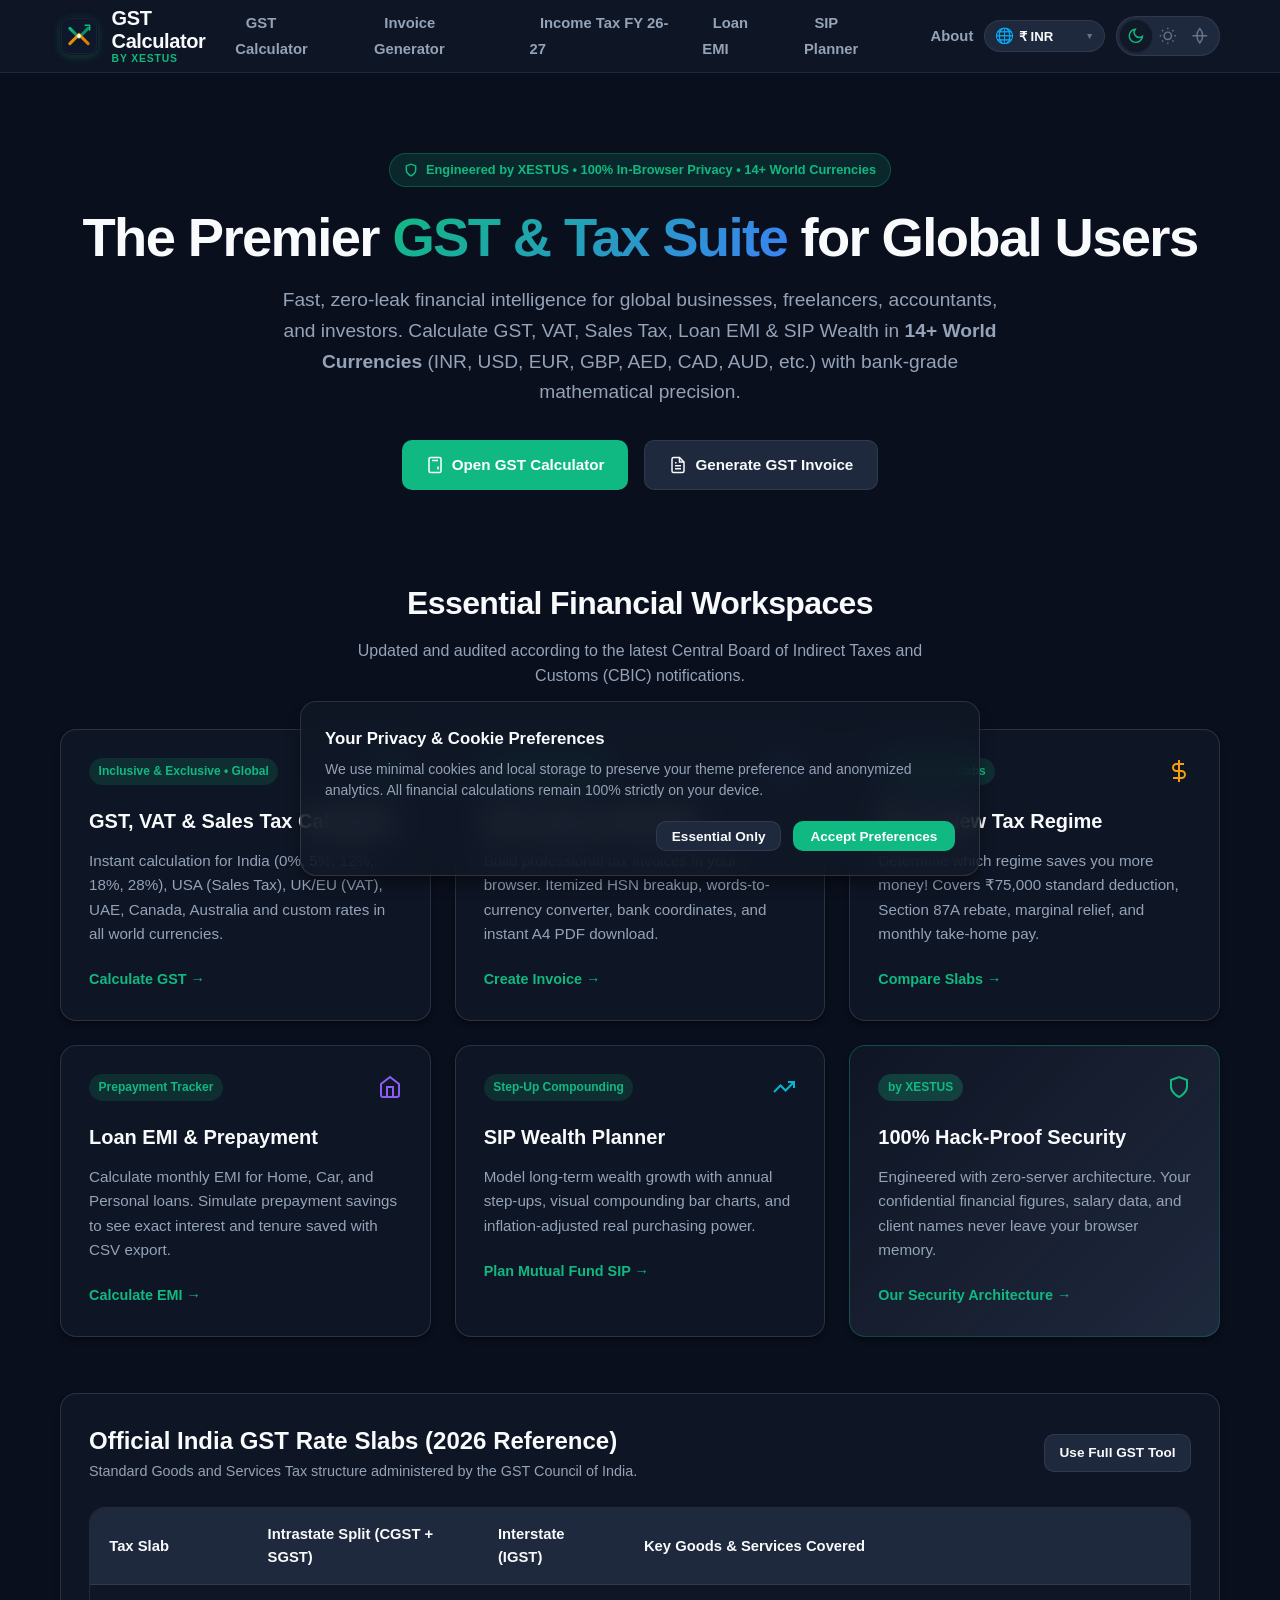
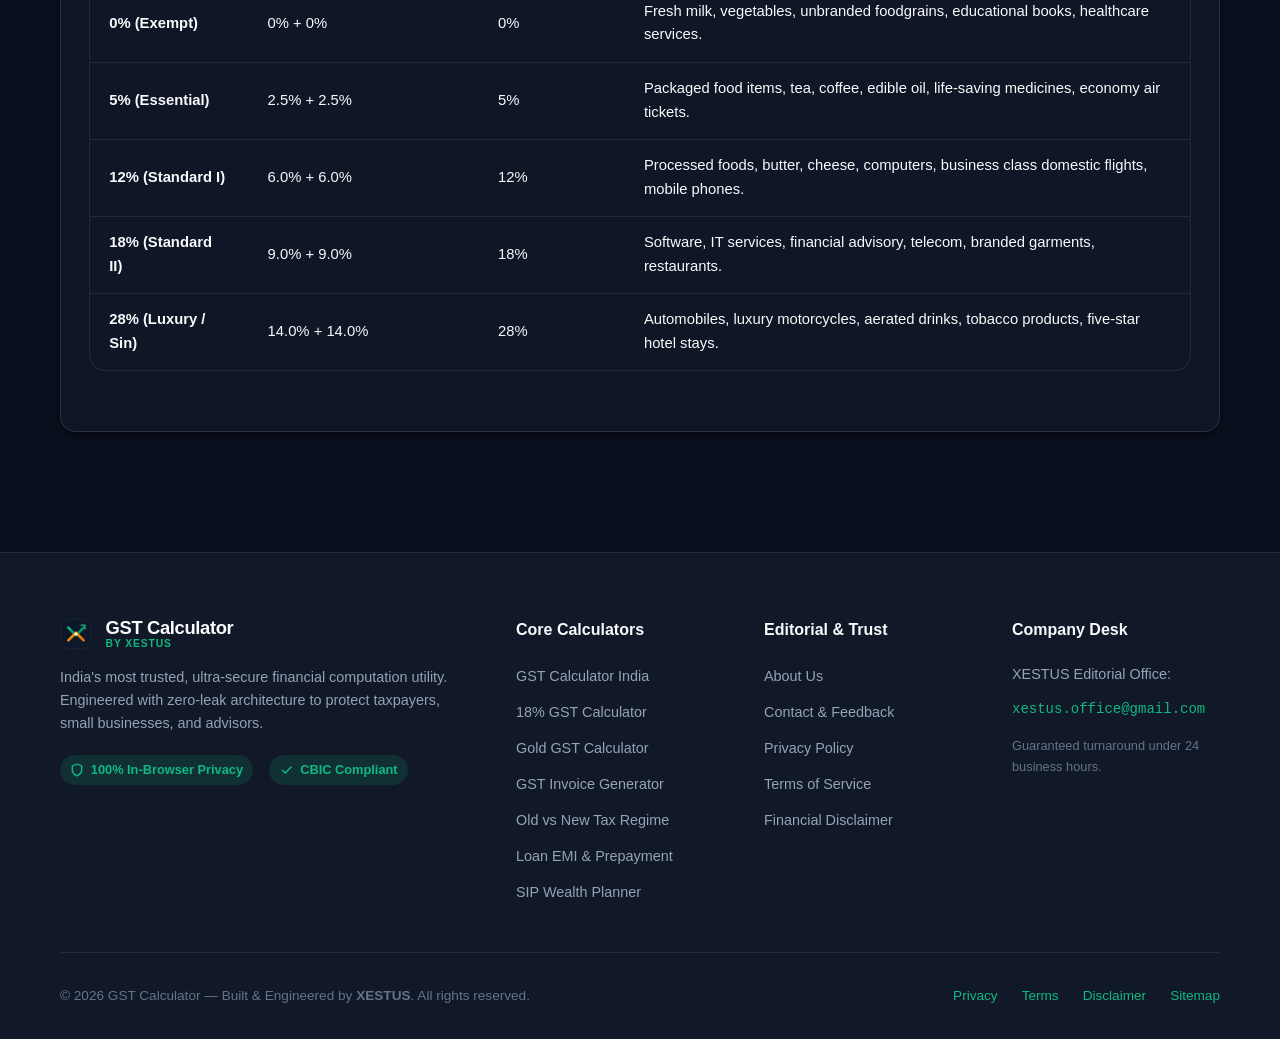
<file: index.html>
<!DOCTYPE html>
<html lang="en" data-theme="dark">
<head>
  <meta charset="UTF-8">
  <meta name="viewport" content="width=device-width, initial-scale=1.0">
  <meta http-equiv="X-UA-Compatible" content="IE=edge">
  
  <meta http-equiv="Content-Security-Policy" content="default-src 'self' https: data: 'unsafe-inline'; script-src 'self' 'unsafe-inline' https:; style-src 'self' 'unsafe-inline'; img-src 'self' data: https:; frame-src 'self' https:; connect-src 'self' https:;">
  <meta http-equiv="X-Content-Type-Options" content="nosniff">
  <meta name="referrer" content="strict-origin-when-cross-origin">

  <title>GST Calculator — India's Most Accurate &amp; Private Tax Suite | by XESTUS</title>
  <meta name="description" content="Free, 100% private in-browser GST Calculator for India. Calculate Inclusive & Exclusive GST, generate GST Rule 46 Tax Invoices, compare Income Tax Regimes (FY 2026-27), and plan Loan EMIs. Powered by XESTUS.">
  <link rel="canonical" href="https://gst.xestus.in/">

  <meta property="og:type" content="website">
  <meta property="og:url" content="https://gst.xestus.in/">
  <meta property="og:title" content="GST Calculator | by XESTUS">
  <meta property="og:description" content="Calculate GST, generate compliant tax invoices, and compare tax regimes with 100% client-side privacy.">
  <meta property="og:image" content="./assets/icons/icon-512.svg">

  <meta name="twitter:card" content="summary_large_image">
  <meta name="twitter:title" content="GST Calculator | by XESTUS">
  <meta name="twitter:description" content="Instant in-browser financial and tax utility calculators for Indian businesses and taxpayers. Zero server upload.">
  <meta name="twitter:image" content="./assets/icons/icon-512.svg">

  <link rel="icon" type="image/svg+xml" href="./assets/icons/favicon.svg">
  <link rel="apple-touch-icon" href="./assets/icons/icon-192.svg">
  <link rel="manifest" href="./manifest.json">
  <meta name="theme-color" content="#10B981">

  <link rel="stylesheet" href="./css/style.css">

  <script type="application/ld+json">
  {
    "@context": "https://schema.org",
    "@graph": [
      {
        "@type": "Organization",
        "@id": "https://gst.xestus.in/#organization",
        "name": "XESTUS",
        "url": "https://gst.xestus.in/",
        "logo": "https://gst.xestus.in/assets/icons/icon-512.svg",
        "contactPoint": {
          "@type": "ContactPoint",
          "email": "xestus.office@gmail.com",
          "contactType": "Customer Support",
          "areaServed": "IN"
        }
      },
      {
        "@type": "WebSite",
        "@id": "https://gst.xestus.in/#website",
        "url": "https://gst.xestus.in/",
        "name": "GST Calculator by XESTUS",
        "publisher": { "@id": "https://gst.xestus.in/#organization" }
      },
      {
        "@type": "WebApplication",
        "@id": "https://gst.xestus.in/#app",
        "name": "GST Calculator Suite",
        "applicationCategory": "FinanceApplication",
        "operatingSystem": "All modern browsers",
        "offers": {
          "@type": "Offer",
          "price": "0",
          "priceCurrency": "INR"
        }
      }
    ]
  }
  </script>
  <!-- Google AdSense Auto Ads -->
  <script async src="https://pagead2.googlesyndication.com/pagead/js/adsbygoogle.js?client=ca-pub-1489572262543869" crossorigin="anonymous"></script>
</head>
<body>

  <!-- Site Header -->
  <header class="site-header">
    <div class="container nav-container">
      <a href="./index.html" class="brand-logo" aria-label="GST Calculator Home">
        <img src="./assets/icons/favicon.svg" alt="GST Calculator Logo" class="brand-icon" width="38" height="38">
        <div class="brand-text-wrap">
          <span class="brand-main-title">GST Calculator</span>
          <span class="brand-sub-badge">by XESTUS</span>
        </div>
      </a>

      <nav aria-label="Main Navigation">
        <ul class="nav-links">
          <li><a href="./gst-calculator.html" class="nav-link">GST Calculator</a></li>
          <li><a href="./gst-invoice-generator.html" class="nav-link">Invoice Generator</a></li>
          <li><a href="./income-tax-calculator.html" class="nav-link">Income Tax FY 26-27</a></li>
          <li><a href="./loan-emi-calculator.html" class="nav-link">Loan EMI</a></li>
          <li><a href="./sip-calculator.html" class="nav-link">SIP Planner</a></li>
          <li><a href="./about.html" class="nav-link">About</a></li>
        </ul>
      </nav>

      <div class="nav-actions">
        <!-- Global Currency Switcher -->
        <div class="currency-select-wrapper" title="Select Global Currency">
          <span class="currency-select-icon" aria-hidden="true">🌐</span>
          <select class="currency-select" aria-label="Select Currency">
            <option value="INR">₹ INR</option>
            <option value="USD">$ USD</option>
            <option value="EUR">€ EUR</option>
            <option value="GBP">£ GBP</option>
            <option value="AED">AED</option>
            <option value="CAD">CA$ CAD</option>
            <option value="AUD">A$ AUD</option>
            <option value="SGD">S$ SGD</option>
            <option value="JPY">¥ JPY</option>
            <option value="SAR">SAR</option>
            <option value="BDT">৳ BDT</option>
            <option value="MYR">RM MYR</option>
            <option value="THB">฿ THB</option>
            <option value="CHF">CHF</option>
          </select>
          <span class="currency-select-arrow" aria-hidden="true">▼</span>
        </div>

        <div class="theme-switcher" role="group" aria-label="Display theme selection">
          <button type="button" class="theme-btn active" data-set-theme="dark" title="Night Mode (Dark)"><svg viewBox="0 0 24 24" fill="none" stroke="currentColor" stroke-width="2"><path d="M21 12.79A9 9 0 1 1 11.21 3 7 7 0 0 0 21 12.79z"/></svg></button>
          <button type="button" class="theme-btn" data-set-theme="light" title="Day Mode (Light)"><svg viewBox="0 0 24 24" fill="none" stroke="currentColor" stroke-width="2"><circle cx="12" cy="12" r="5"/><line x1="12" y1="1" x2="12" y2="3"/><line x1="12" y1="21" x2="12" y2="23"/><line x1="4.22" y1="4.22" x2="5.64" y2="5.64"/><line x1="18.36" y1="18.36" x2="19.78" y2="19.78"/><line x1="1" y1="12" x2="3" y2="12"/><line x1="21" y1="12" x2="23" y2="12"/><line x1="4.22" y1="19.78" x2="5.64" y2="18.36"/><line x1="18.36" y1="5.64" x2="19.78" y2="4.22"/></svg></button>
          <button type="button" class="theme-btn" data-set-theme="ochre" title="Eye Protect (Warm Ochre)"><svg viewBox="0 0 24 24" fill="none" stroke="currentColor" stroke-width="2"><path d="M2 12h20M12 2a15.3 15.3 0 0 1 4 10 15.3 15.3 0 0 1-4 10 15.3 15.3 0 0 1-4-10 15.3 15.3 0 0 1 4-10z"/></svg></button>
        </div>
        <button class="mobile-toggle" aria-label="Toggle Navigation Menu">
          <svg viewBox="0 0 24 24" fill="none" stroke="currentColor" stroke-width="2"><line x1="3" y1="12" x2="21" y2="12"/><line x1="3" y1="6" x2="21" y2="6"/><line x1="3" y1="18" x2="21" y2="18"/></svg>
        </button>
      </div>
    </div>
  </header>

  <!-- Main Content -->
  <main class="main-content">
    
    <!-- Hero Section -->
    <section class="container hero-section">
      <div class="hero-pill">
        <svg width="14" height="14" viewBox="0 0 24 24" fill="none" stroke="currentColor" stroke-width="2.5"><path d="M12 22s8-4 8-10V5l-8-3-8 3v7c0 6 8 10 8 10z"/></svg>
        <span>Engineered by XESTUS • 100% In-Browser Privacy • 14+ World Currencies</span>
      </div>
      <h1 class="hero-title">
        The Premier <span class="gradient-text">GST &amp; Tax Suite</span> for Global Users
      </h1>
      <p class="hero-subtitle">
        Fast, zero-leak financial intelligence for global businesses, freelancers, accountants, and investors. Calculate GST, VAT, Sales Tax, Loan EMI &amp; SIP Wealth in <strong>14+ World Currencies</strong> (INR, USD, EUR, GBP, AED, CAD, AUD, etc.) with bank-grade mathematical precision.
      </p>
      <div style="display:flex;justify-content:center;gap:1rem;flex-wrap:wrap;">
        <a href="./gst-calculator.html" class="btn btn-primary">
          <svg width="18" height="18" viewBox="0 0 24 24" fill="none" stroke="currentColor" stroke-width="2"><rect x="4" y="2" width="16" height="20" rx="2"/><line x1="8" y1="6" x2="16" y2="6"/><line x1="16" y1="14" x2="16" y2="18"/><path d="M16 10h.01"/><path d="M12 10h.01"/><path d="M8 10h.01"/><path d="M12 14h.01"/><path d="M8 14h.01"/><path d="M12 18h.01"/><path d="M8 18h.01"/></svg>
          Open GST Calculator
        </a>
        <a href="./gst-invoice-generator.html" class="btn btn-secondary">
          <svg width="18" height="18" viewBox="0 0 24 24" fill="none" stroke="currentColor" stroke-width="2"><path d="M14 2H6a2 2 0 0 0-2 2v16a2 2 0 0 0 2 2h12a2 2 0 0 0 2-2V8z"/><polyline points="14 2 14 8 20 8"/><line x1="16" y1="13" x2="8" y2="13"/><line x1="16" y1="17" x2="8" y2="17"/><polyline points="10 9 9 9 8 9"/></svg>
          Generate GST Invoice
        </a>
      </div>
    </section>

    <!-- Flagship Tools Showcase Grid -->
    <section class="container section-spacer">
      <div style="text-align:center;margin-bottom:2.5rem;">
        <h2 style="font-size:2rem;font-weight:800;letter-spacing:-0.02em;">Essential Financial Workspaces</h2>
        <p style="color:var(--text-secondary);max-width:620px;margin:0.5rem auto 0;">Updated and audited according to the latest Central Board of Indirect Taxes and Customs (CBIC) notifications.</p>
      </div>

      <div class="grid grid-3">
        <!-- 1: GST Calculator -->
        <a href="./gst-calculator.html" class="card card-clickable" style="text-decoration:none;color:inherit;">
          <div class="card-header">
            <span class="card-badge">Inclusive &amp; Exclusive • Global</span>
            <svg width="24" height="24" viewBox="0 0 24 24" fill="none" stroke="var(--accent-primary)" stroke-width="2"><rect x="4" y="2" width="16" height="20" rx="2"/><line x1="8" y1="6" x2="16" y2="6"/><line x1="16" y1="14" x2="16" y2="18"/></svg>
          </div>
          <h3 class="card-title">GST, VAT &amp; Sales Tax Calculator</h3>
          <p style="color:var(--text-secondary);font-size:0.95rem;margin:0.75rem 0 1.25rem;">
            Instant calculation for India (0%, 5%, 12%, 18%, 28%), USA (Sales Tax), UK/EU (VAT), UAE, Canada, Australia and custom rates in all world currencies.
          </p>
          <span style="font-weight:700;color:var(--accent-primary);display:inline-flex;align-items:center;gap:0.35rem;font-size:0.9rem;">
            Calculate GST &rarr;
          </span>
        </a>

        <!-- 2: Invoice Generator -->
        <a href="./gst-invoice-generator.html" class="card card-clickable" style="text-decoration:none;color:inherit;">
          <div class="card-header">
            <span class="card-badge">Rule 46 Compliant</span>
            <svg width="24" height="24" viewBox="0 0 24 24" fill="none" stroke="#3b82f6" stroke-width="2"><path d="M14 2H6a2 2 0 0 0-2 2v16a2 2 0 0 0 2 2h12a2 2 0 0 0 2-2V8z"/><polyline points="14 2 14 8 20 8"/><line x1="16" y1="13" x2="8" y2="13"/><line x1="16" y1="17" x2="8" y2="17"/></svg>
          </div>
          <h3 class="card-title">GST Invoice Generator</h3>
          <p style="color:var(--text-secondary);font-size:0.95rem;margin:0.75rem 0 1.25rem;">
            Build professional tax invoices in your browser. Itemized HSN breakup, words-to-currency converter, bank coordinates, and instant A4 PDF download.
          </p>
          <span style="font-weight:700;color:var(--accent-primary);display:inline-flex;align-items:center;gap:0.35rem;font-size:0.9rem;">
            Create Invoice &rarr;
          </span>
        </a>

        <!-- 3: Tax Regime Calculator -->
        <a href="./income-tax-calculator.html" class="card card-clickable" style="text-decoration:none;color:inherit;">
          <div class="card-header">
            <span class="card-badge">FY 2026-27 Slabs</span>
            <svg width="24" height="24" viewBox="0 0 24 24" fill="none" stroke="#f59e0b" stroke-width="2"><path d="M12 1v22"/><path d="M17 5H9.5a3.5 3.5 0 0 0 0 7h5a3.5 3.5 0 0 1 0 7H6"/></svg>
          </div>
          <h3 class="card-title">Old vs New Tax Regime</h3>
          <p style="color:var(--text-secondary);font-size:0.95rem;margin:0.75rem 0 1.25rem;">
            Determine which regime saves you more money! Covers ₹75,000 standard deduction, Section 87A rebate, marginal relief, and monthly take-home pay.
          </p>
          <span style="font-weight:700;color:var(--accent-primary);display:inline-flex;align-items:center;gap:0.35rem;font-size:0.9rem;">
            Compare Slabs &rarr;
          </span>
        </a>

        <!-- 4: Loan EMI & Prepayment -->
        <a href="./loan-emi-calculator.html" class="card card-clickable" style="text-decoration:none;color:inherit;">
          <div class="card-header">
            <span class="card-badge">Prepayment Tracker</span>
            <svg width="24" height="24" viewBox="0 0 24 24" fill="none" stroke="#8b5cf6" stroke-width="2"><path d="M3 9l9-7 9 7v11a2 2 0 0 1-2 2H5a2 2 0 0 1-2-2z"/><polyline points="9 22 9 12 15 12 15 22"/></svg>
          </div>
          <h3 class="card-title">Loan EMI &amp; Prepayment</h3>
          <p style="color:var(--text-secondary);font-size:0.95rem;margin:0.75rem 0 1.25rem;">
            Calculate monthly EMI for Home, Car, and Personal loans. Simulate prepayment savings to see exact interest and tenure saved with CSV export.
          </p>
          <span style="font-weight:700;color:var(--accent-primary);display:inline-flex;align-items:center;gap:0.35rem;font-size:0.9rem;">
            Calculate EMI &rarr;
          </span>
        </a>

        <!-- 5: SIP Wealth Planner -->
        <a href="./sip-calculator.html" class="card card-clickable" style="text-decoration:none;color:inherit;">
          <div class="card-header">
            <span class="card-badge">Step-Up Compounding</span>
            <svg width="24" height="24" viewBox="0 0 24 24" fill="none" stroke="#06b6d4" stroke-width="2"><polyline points="22 7 13.5 15.5 8.5 10.5 2 17"/><polyline points="16 7 22 7 22 13"/></svg>
          </div>
          <h3 class="card-title">SIP Wealth Planner</h3>
          <p style="color:var(--text-secondary);font-size:0.95rem;margin:0.75rem 0 1.25rem;">
            Model long-term wealth growth with annual step-ups, visual compounding bar charts, and inflation-adjusted real purchasing power.
          </p>
          <span style="font-weight:700;color:var(--accent-primary);display:inline-flex;align-items:center;gap:0.35rem;font-size:0.9rem;">
            Plan Mutual Fund SIP &rarr;
          </span>
        </a>

        <!-- 6: Zero Data Leak Commitment -->
        <div class="card" style="background:linear-gradient(135deg, var(--bg-card) 0%, var(--bg-tertiary) 100%);border-color:rgba(16,185,129,0.3);">
          <div class="card-header">
            <span class="card-badge" style="background:rgba(16,185,129,0.25);">by XESTUS</span>
            <svg width="24" height="24" viewBox="0 0 24 24" fill="none" stroke="var(--accent-primary)" stroke-width="2"><path d="M12 22s8-4 8-10V5l-8-3-8 3v7c0 6 8 10 8 10z"/></svg>
          </div>
          <h3 class="card-title">100% Hack-Proof Security</h3>
          <p style="color:var(--text-secondary);font-size:0.95rem;margin:0.75rem 0 1.25rem;">
            Engineered with zero-server architecture. Your confidential financial figures, salary data, and client names never leave your browser memory.
          </p>
          <a href="./about.html" style="font-weight:700;color:var(--accent-primary);display:inline-flex;align-items:center;gap:0.35rem;font-size:0.9rem;">
            Our Security Architecture &rarr;
          </a>
        </div>
      </div>
    </section>

    <!-- Quick GST Slab Cheat Sheet (Position #0 Table) -->
    <section class="container section-spacer">
      <div class="card">
        <div style="display:flex;justify-content:space-between;align-items:center;flex-wrap:wrap;gap:1rem;margin-bottom:1rem;">
          <div>
            <h2 style="font-size:1.5rem;font-weight:800;">Official India GST Rate Slabs (2026 Reference)</h2>
            <p style="color:var(--text-secondary);font-size:0.9rem;">Standard Goods and Services Tax structure administered by the GST Council of India.</p>
          </div>
          <a href="./gst-calculator.html" class="btn btn-secondary" style="padding:0.45rem 0.9rem;font-size:0.85rem;">Use Full GST Tool</a>
        </div>

        <div class="table-responsive">
          <table class="data-table">
            <thead>
              <tr>
                <th>Tax Slab</th>
                <th>Intrastate Split (CGST + SGST)</th>
                <th>Interstate (IGST)</th>
                <th>Key Goods &amp; Services Covered</th>
              </tr>
            </thead>
            <tbody>
              <tr>
                <td><strong>0% (Exempt)</strong></td>
                <td>0% + 0%</td>
                <td>0%</td>
                <td>Fresh milk, vegetables, unbranded foodgrains, educational books, healthcare services.</td>
              </tr>
              <tr>
                <td><strong>5% (Essential)</strong></td>
                <td>2.5% + 2.5%</td>
                <td>5%</td>
                <td>Packaged food items, tea, coffee, edible oil, life-saving medicines, economy air tickets.</td>
              </tr>
              <tr>
                <td><strong>12% (Standard I)</strong></td>
                <td>6.0% + 6.0%</td>
                <td>12%</td>
                <td>Processed foods, butter, cheese, computers, business class domestic flights, mobile phones.</td>
              </tr>
              <tr>
                <td><strong>18% (Standard II)</strong></td>
                <td>9.0% + 9.0%</td>
                <td>18%</td>
                <td>Software, IT services, financial advisory, telecom, branded garments, restaurants.</td>
              </tr>
              <tr>
                <td><strong>28% (Luxury / Sin)</strong></td>
                <td>14.0% + 14.0%</td>
                <td>28%</td>
                <td>Automobiles, luxury motorcycles, aerated drinks, tobacco products, five-star hotel stays.</td>
              </tr>
            </tbody>
          </table>
        </div>
      </div>
    </section>

  </main>

  <!-- Site Footer -->
  <footer class="site-footer">
    <div class="container">
      <div class="footer-grid">
        <div class="footer-col">
          <div class="brand-logo" style="margin-bottom:1rem;">
            <img src="./assets/icons/favicon.svg" alt="GST Calculator Logo" width="32" height="32">
            <div class="brand-text-wrap">
              <span class="brand-main-title" style="font-size:1.15rem;">GST Calculator</span>
              <span class="brand-sub-badge">by XESTUS</span>
            </div>
          </div>
          <p style="color:var(--text-secondary);font-size:0.9rem;line-height:1.6;margin-bottom:1.25rem;">
            India's most trusted, ultra-secure financial computation utility. Engineered with zero-leak architecture to protect taxpayers, small businesses, and advisors.
          </p>
          <div class="trust-badges">
            <span class="trust-badge">
              <svg width="14" height="14" viewBox="0 0 24 24" fill="none" stroke="currentColor" stroke-width="2.5"><path d="M12 22s8-4 8-10V5l-8-3-8 3v7c0 6 8 10 8 10z"/></svg>
              100% In-Browser Privacy
            </span>
            <span class="trust-badge">
              <svg width="14" height="14" viewBox="0 0 24 24" fill="none" stroke="currentColor" stroke-width="2.5"><polyline points="20 6 9 17 4 12"/></svg>
              CBIC Compliant
            </span>
          </div>
        </div>

        <div class="footer-col">
          <h4>Core Calculators</h4>
          <ul class="footer-links">
            <li><a href="./gst-calculator.html">GST Calculator India</a></li>
            <li><a href="./18-percent-gst-calculator.html">18% GST Calculator</a></li>
            <li><a href="./gold-gst-calculator.html">Gold GST Calculator</a></li>
            <li><a href="./gst-invoice-generator.html">GST Invoice Generator</a></li>
            <li><a href="./income-tax-calculator.html">Old vs New Tax Regime</a></li>
            <li><a href="./loan-emi-calculator.html">Loan EMI &amp; Prepayment</a></li>
            <li><a href="./sip-calculator.html">SIP Wealth Planner</a></li>
          </ul>
        </div>

        <div class="footer-col">
          <h4>Editorial &amp; Trust</h4>
          <ul class="footer-links">
            <li><a href="./about.html">About Us</a></li>
            <li><a href="./contact.html">Contact &amp; Feedback</a></li>
            <li><a href="./privacy-policy.html">Privacy Policy</a></li>
            <li><a href="./terms.html">Terms of Service</a></li>
            <li><a href="./disclaimer.html">Financial Disclaimer</a></li>
          </ul>
        </div>

        <div class="footer-col">
          <h4>Company Desk</h4>
          <p style="color:var(--text-secondary);font-size:0.9rem;margin-bottom:0.75rem;">
            XESTUS Editorial Office:
          </p>
          <p style="font-family:var(--font-mono);font-size:0.875rem;color:var(--accent-primary);margin-bottom:1rem;">
            <a href="mailto:xestus.office@gmail.com">xestus.office@gmail.com</a>
          </p>
          <p style="color:var(--text-muted);font-size:0.8rem;">
            Guaranteed turnaround under 24 business hours.
          </p>
        </div>
      </div>

      <div class="footer-bottom">
        <div>
          &copy; 2026 GST Calculator — Built &amp; Engineered by <strong>XESTUS</strong>. All rights reserved.
        </div>
        <div style="display:flex;gap:1.5rem;">
          <a href="./privacy-policy.html">Privacy</a>
          <a href="./terms.html">Terms</a>
          <a href="./disclaimer.html">Disclaimer</a>
          <a href="./sitemap.xml">Sitemap</a>
        </div>
      </div>
    </div>
  </footer>

  <!-- Cookie Consent Banner (Google Consent Mode v2) -->
  <div id="cookie-consent-banner" class="cookie-banner" role="dialog" aria-modal="true" aria-labelledby="consent-title">
    <div style="font-weight:700;font-size:1.05rem;color:var(--text-primary);margin-bottom:0.4rem;" id="consent-title">
      Your Privacy &amp; Cookie Preferences
    </div>
    <p style="font-size:0.875rem;color:var(--text-secondary);line-height:1.5;margin-bottom:1.25rem;">
      We use minimal cookies and local storage to preserve your theme preference and anonymized analytics. All financial calculations remain 100% strictly on your device.
    </p>
    <div style="display:flex;gap:0.75rem;justify-content:flex-end;flex-wrap:wrap;">
      <button type="button" id="cookie-reject-all" class="btn btn-secondary" style="padding:0.4rem 0.9rem;font-size:0.85rem;">Essential Only</button>
      <button type="button" id="cookie-accept-all" class="btn btn-primary" style="padding:0.4rem 1.1rem;font-size:0.85rem;">Accept Preferences</button>
    </div>
  </div>

  <script src="./js/main.js"></script>
</body>
</html>
</file>
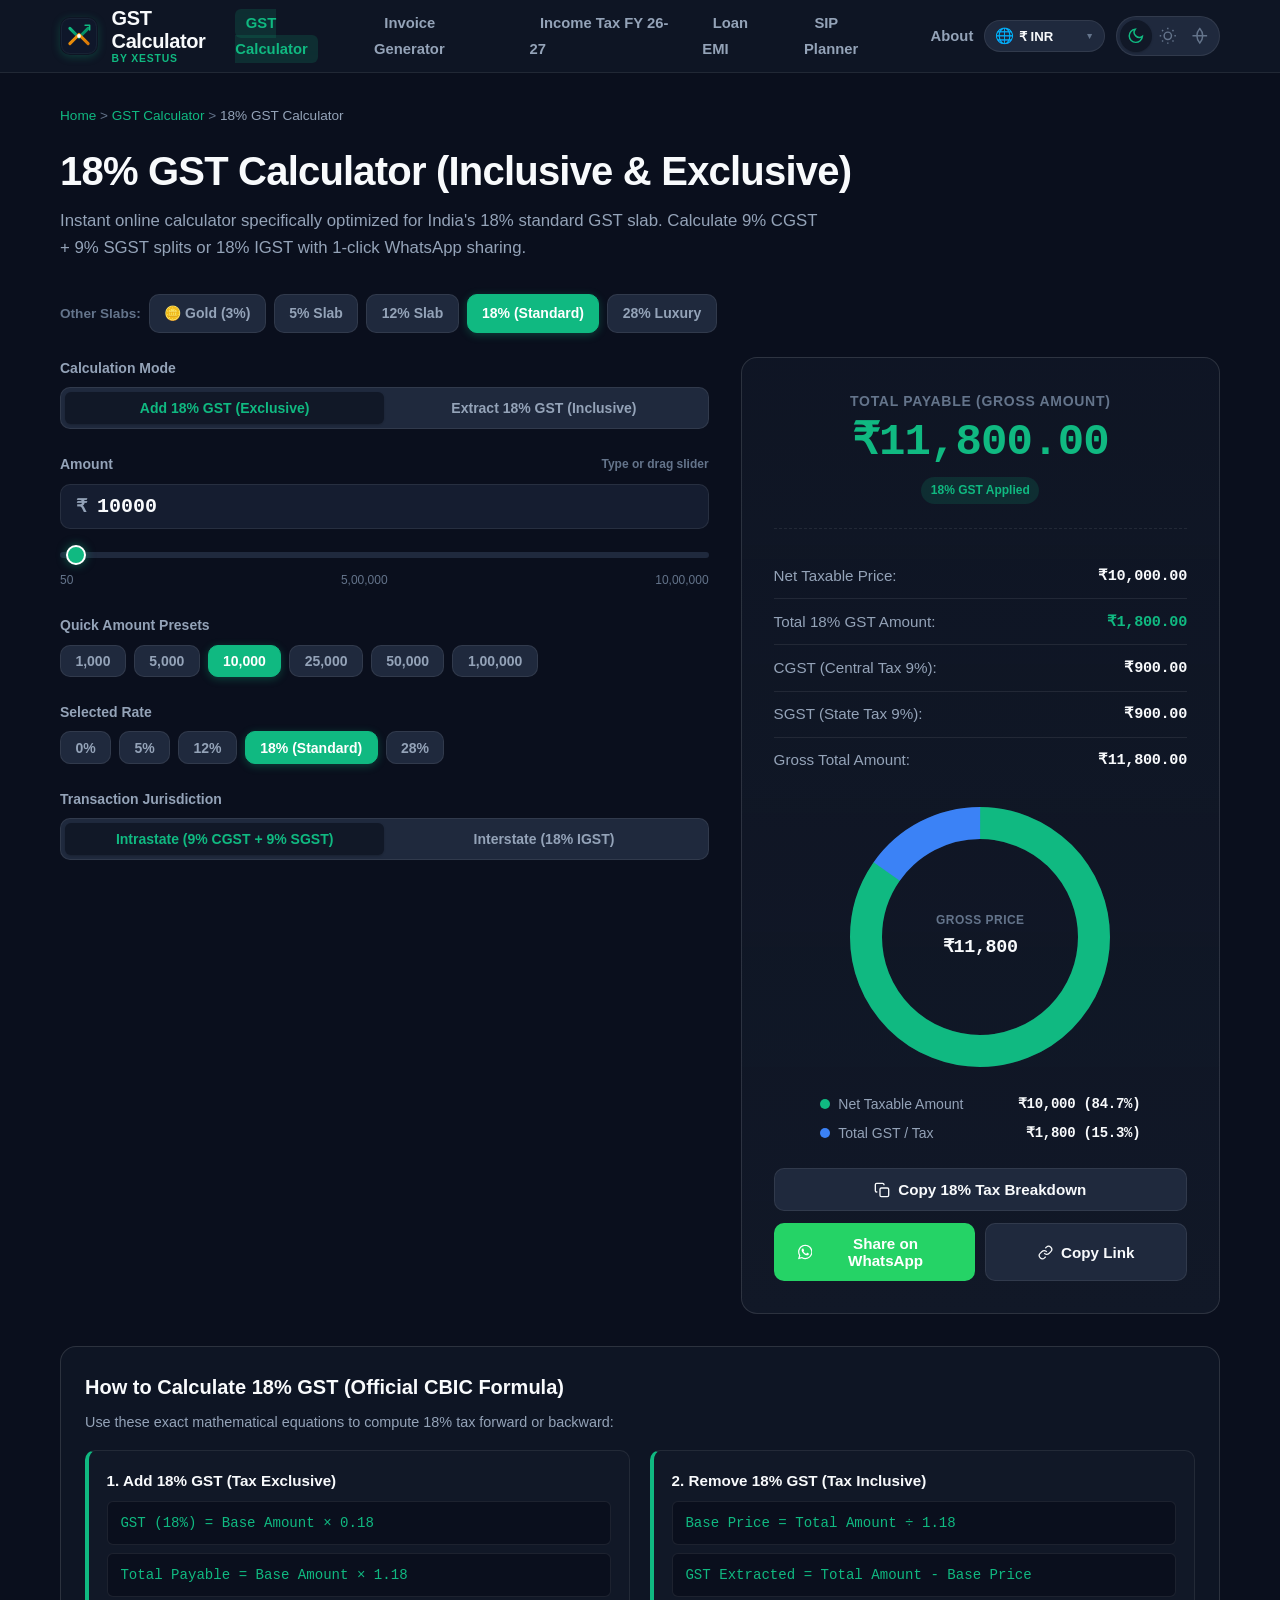
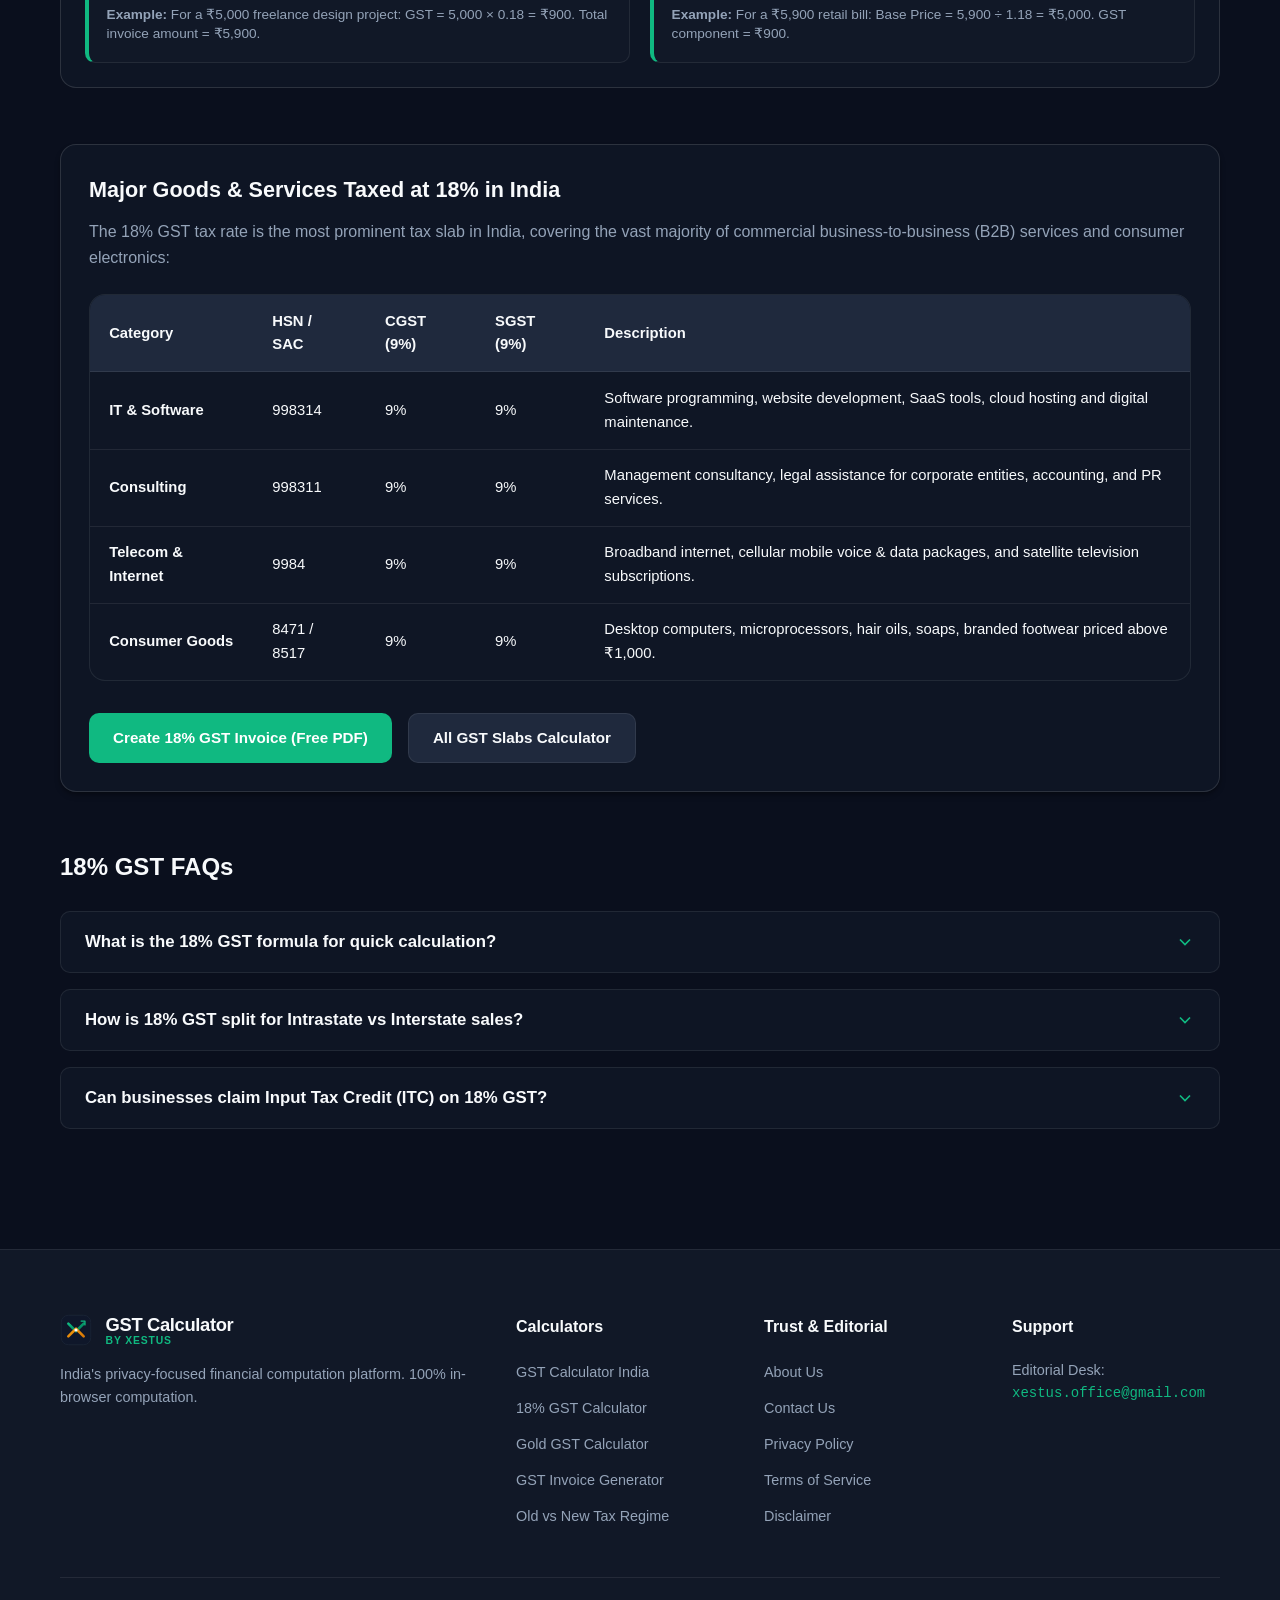
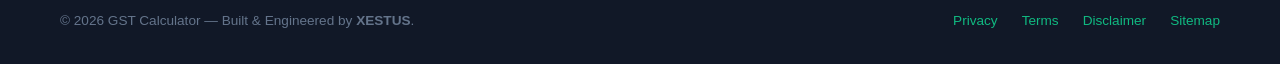
<file: 18-percent-gst-calculator.html>
<!DOCTYPE html>
<html lang="en" data-theme="dark">
<head>
  <meta charset="UTF-8">
  <meta name="viewport" content="width=device-width, initial-scale=1.0">
  <meta http-equiv="X-UA-Compatible" content="IE=edge">
  
  <meta http-equiv="Content-Security-Policy" content="default-src 'self' https: data: 'unsafe-inline'; script-src 'self' 'unsafe-inline' https:; style-src 'self' 'unsafe-inline'; img-src 'self' data: https:; frame-src 'self' https:; connect-src 'self' https:;">
  <meta http-equiv="X-Content-Type-Options" content="nosniff">
  <meta name="referrer" content="strict-origin-when-cross-origin">

  <title>18% GST Calculator Online (2026) - Add or Remove 18% Tax | XESTUS</title>
  <meta name="description" content="Calculate 18% GST online for free. Instant 18% Inclusive &amp; Exclusive tax calculation for IT services, software, consulting, and manufacturing with CGST/SGST (9%+9%) split.">
  <link rel="canonical" href="https://gst.xestus.in/18-percent-gst-calculator.html">

  <meta property="og:type" content="article">
  <meta property="og:url" content="https://gst.xestus.in/18-percent-gst-calculator.html">
  <meta property="og:title" content="18% GST Calculator Online (2026) | by XESTUS">
  <meta property="og:description" content="Instant 18% GST calculation tool for IT software, freelancers, services and goods. Compute 9% CGST + 9% SGST or 18% IGST.">
  <meta property="og:image" content="./assets/icons/icon-512.svg">

  <link rel="icon" type="image/svg+xml" href="./assets/icons/favicon.svg">
  <link rel="apple-touch-icon" href="./assets/icons/icon-192.svg">
  <link rel="manifest" href="./manifest.json">
  <meta name="theme-color" content="#10B981">

  <link rel="stylesheet" href="./css/style.css">

  <script type="application/ld+json">
  {
    "@context": "https://schema.org",
    "@graph": [
      {
        "@type": "BreadcrumbList",
        "itemListElement": [
          {
            "@type": "ListItem",
            "position": 1,
            "name": "Home",
            "item": "https://gst.xestus.in/"
          },
          {
            "@type": "ListItem",
            "position": 2,
            "name": "GST Calculator",
            "item": "https://gst.xestus.in/gst-calculator.html"
          },
          {
            "@type": "ListItem",
            "position": 3,
            "name": "18% GST Calculator",
            "item": "https://gst.xestus.in/18-percent-gst-calculator.html"
          }
        ]
      },
      {
        "@type": "WebApplication",
        "name": "18% GST Calculator by XESTUS",
        "applicationCategory": "BusinessApplication",
        "operatingSystem": "All modern browsers",
        "description": "Calculates 18% Goods and Services Tax (GST) for IT software, freelance consulting, and commercial goods in India with CGST, SGST, and IGST breakdowns.",
        "offers": {
          "@type": "Offer",
          "price": "0",
          "priceCurrency": "INR"
        }
      },
      {
        "@type": "FAQPage",
        "mainEntity": [
          {
            "@type": "Question",
            "name": "How to calculate 18% GST on an amount?",
            "acceptedAnswer": {
              "@type": "Answer",
              "text": "To add 18% GST: Multiply the base amount by 0.18. Example: For ₹10,000, GST = 10,000 × 0.18 = ₹1,800. The total gross payable is ₹11,800."
            }
          },
          {
            "@type": "Question",
            "name": "How to remove 18% GST from a total MRP amount?",
            "acceptedAnswer": {
              "@type": "Answer",
              "text": "To remove 18% GST from a gross amount: Divide the gross amount by 1.18. Example: For ₹11,800, Base Price = 11,800 ÷ 1.18 = ₹10,000. The GST component is ₹1,800."
            }
          },
          {
            "@type": "Question",
            "name": "How is 18% GST divided between CGST and SGST?",
            "acceptedAnswer": {
              "@type": "Answer",
              "text": "For intrastate sales (within the same state), 18% GST is split equally into 9% CGST (Central Tax) and 9% SGST (State Tax). For interstate sales (between different states), the full 18% is collected as IGST."
            }
          },
          {
            "@type": "Question",
            "name": "Which goods and services fall under the 18% GST slab?",
            "acceptedAnswer": {
              "@type": "Answer",
              "text": "The 18% GST slab covers IT and software development, website design, SaaS subscriptions, management consulting, telecommunications, restaurants in star-rated hotels, capital goods, hair oil, toothpaste, and commercial electronics."
            }
          }
        ]
      }
    ]
  }
  </script>
  <!-- Google AdSense Auto Ads -->
  <script async src="https://pagead2.googlesyndication.com/pagead/js/adsbygoogle.js?client=ca-pub-1489572262543869" crossorigin="anonymous"></script>
</head>
<body>

  <!-- Site Header -->
  <header class="site-header">
    <div class="container nav-container">
      <a href="./index.html" class="brand-logo" aria-label="GST Calculator Home">
        <img src="./assets/icons/favicon.svg" alt="GST Calculator Logo" class="brand-icon" width="38" height="38">
        <div class="brand-text-wrap">
          <span class="brand-main-title">GST Calculator</span>
          <span class="brand-sub-badge">by XESTUS</span>
        </div>
      </a>

      <nav aria-label="Main Navigation">
        <ul class="nav-links">
          <li><a href="./gst-calculator.html" class="nav-link active">GST Calculator</a></li>
          <li><a href="./gst-invoice-generator.html" class="nav-link">Invoice Generator</a></li>
          <li><a href="./income-tax-calculator.html" class="nav-link">Income Tax FY 26-27</a></li>
          <li><a href="./loan-emi-calculator.html" class="nav-link">Loan EMI</a></li>
          <li><a href="./sip-calculator.html" class="nav-link">SIP Planner</a></li>
          <li><a href="./about.html" class="nav-link">About</a></li>
        </ul>
      </nav>

      <div class="nav-actions">
        <!-- Global Currency Switcher -->
        <div class="currency-select-wrapper" title="Select Global Currency">
          <span class="currency-select-icon" aria-hidden="true">🌐</span>
          <select class="currency-select" aria-label="Select Currency">
            <option value="INR">₹ INR</option>
            <option value="USD">$ USD</option>
            <option value="EUR">€ EUR</option>
            <option value="GBP">£ GBP</option>
            <option value="AED">AED</option>
            <option value="CAD">CA$ CAD</option>
            <option value="AUD">A$ AUD</option>
            <option value="SGD">S$ SGD</option>
            <option value="JPY">¥ JPY</option>
            <option value="SAR">SAR</option>
            <option value="BDT">৳ BDT</option>
            <option value="MYR">RM MYR</option>
            <option value="THB">฿ THB</option>
            <option value="CHF">CHF</option>
          </select>
          <span class="currency-select-arrow" aria-hidden="true">▼</span>
        </div>

        <div class="theme-switcher" role="group" aria-label="Display theme selection">
          <button type="button" class="theme-btn active" data-set-theme="dark" title="Night Mode (Dark)"><svg viewBox="0 0 24 24" fill="none" stroke="currentColor" stroke-width="2"><path d="M21 12.79A9 9 0 1 1 11.21 3 7 7 0 0 0 21 12.79z"/></svg></button>
          <button type="button" class="theme-btn" data-set-theme="light" title="Day Mode (Light)"><svg viewBox="0 0 24 24" fill="none" stroke="currentColor" stroke-width="2"><circle cx="12" cy="12" r="5"/><line x1="12" y1="1" x2="12" y2="3"/><line x1="12" y1="21" x2="12" y2="23"/><line x1="4.22" y1="4.22" x2="5.64" y2="5.64"/><line x1="18.36" y1="18.36" x2="19.78" y2="19.78"/><line x1="1" y1="12" x2="3" y2="12"/><line x1="21" y1="12" x2="23" y2="12"/><line x1="4.22" y1="19.78" x2="5.64" y2="18.36"/><line x1="18.36" y1="5.64" x2="19.78" y2="4.22"/></svg></button>
          <button type="button" class="theme-btn" data-set-theme="ochre" title="Eye Protect (Warm Ochre)"><svg viewBox="0 0 24 24" fill="none" stroke="currentColor" stroke-width="2"><path d="M2 12h20M12 2a15.3 15.3 0 0 1 4 10 15.3 15.3 0 0 1-4 10 15.3 15.3 0 0 1-4-10 15.3 15.3 0 0 1 4-10z"/></svg></button>
        </div>
        <button class="mobile-toggle" aria-label="Toggle Navigation Menu">
          <svg viewBox="0 0 24 24" fill="none" stroke="currentColor" stroke-width="2"><line x1="3" y1="12" x2="21" y2="12"/><line x1="3" y1="6" x2="21" y2="6"/><line x1="3" y1="18" x2="21" y2="18"/></svg>
        </button>
      </div>
    </div>
  </header>

  <main class="main-content">
    <div class="container">
      
      <!-- Page Header -->
      <div style="margin-bottom:2rem;">
        <nav aria-label="Breadcrumb" style="font-size:0.85rem;color:var(--text-muted);margin-bottom:0.75rem;">
          <a href="./index.html">Home</a> &gt; <a href="./gst-calculator.html">GST Calculator</a> &gt; <span style="color:var(--text-secondary);">18% GST Calculator</span>
        </nav>
        <h1 style="font-size:clamp(1.8rem, 3.5vw, 2.5rem);font-weight:800;letter-spacing:-0.02em;">
          18% GST Calculator (Inclusive &amp; Exclusive)
        </h1>
        <p style="color:var(--text-secondary);font-size:1.05rem;max-width:760px;margin-top:0.35rem;">
          Instant online calculator specifically optimized for India's 18% standard GST slab. Calculate 9% CGST + 9% SGST splits or 18% IGST with 1-click WhatsApp sharing.
        </p>
      </div>

      <!-- Quick Slab Jump Pills -->
      <div style="display:flex;gap:0.5rem;flex-wrap:wrap;margin-bottom:1.5rem;">
        <span style="font-size:0.85rem;color:var(--text-muted);align-self:center;font-weight:600;">Other Slabs:</span>
        <a href="./gold-gst-calculator.html" class="chip-btn" style="text-decoration:none;">🪙 Gold (3%)</a>
        <a href="./gst-calculator.html?rate=5" class="chip-btn" style="text-decoration:none;">5% Slab</a>
        <a href="./gst-calculator.html?rate=12" class="chip-btn" style="text-decoration:none;">12% Slab</a>
        <span class="chip-btn active" style="pointer-events:none;">18% (Standard)</span>
        <a href="./gst-calculator.html?rate=28" class="chip-btn" style="text-decoration:none;">28% Luxury</a>
      </div>

      <!-- Calculator Workspace -->
      <div class="calc-workspace">
        <!-- Controls Column -->
        <div class="calc-controls">
          
          <!-- Mode Tabs -->
          <div class="form-group">
            <label class="form-label">Calculation Mode</label>
            <div class="segmented-control" role="tablist">
              <button type="button" class="active" data-gst-mode="exclusive" role="tab" aria-selected="true">Add 18% GST (Exclusive)</button>
              <button type="button" data-gst-mode="inclusive" role="tab" aria-selected="false">Extract 18% GST (Inclusive)</button>
            </div>
          </div>

          <!-- Base Amount Input -->
          <div class="form-group">
            <label class="form-label" for="gst-amount">
              <span>Amount</span>
              <span class="form-hint">Type or drag slider</span>
            </label>
            <div class="input-currency-wrapper">
              <span class="input-currency-symbol">₹</span>
              <input type="number" id="gst-amount" class="input-currency" value="10000" min="0" step="any">
            </div>
            <div class="range-slider-wrapper">
              <input type="range" id="gst-slider" class="range-slider" min="50" max="1000000" step="50" value="10000" aria-label="Amount range slider">
              <div class="slider-labels">
                <span>50</span>
                <span>5,00,000</span>
                <span>10,00,000</span>
              </div>
            </div>
          </div>

          <!-- Quick Preset Chips -->
          <div class="form-group">
            <label class="form-label">Quick Amount Presets</label>
            <div class="chip-group">
              <button type="button" class="chip-btn" data-amount-chip="1000">1,000</button>
              <button type="button" class="chip-btn" data-amount-chip="5000">5,000</button>
              <button type="button" class="chip-btn active" data-amount-chip="10000">10,000</button>
              <button type="button" class="chip-btn" data-amount-chip="25000">25,000</button>
              <button type="button" class="chip-btn" data-amount-chip="50000">50,000</button>
              <button type="button" class="chip-btn" data-amount-chip="100000">1,00,000</button>
            </div>
          </div>

          <!-- Rate Slabs (18% Locked active) -->
          <div class="form-group">
            <label class="form-label">Selected Rate</label>
            <div class="chip-group" id="gst-slab-container" style="margin-bottom:0.75rem;">
              <button type="button" class="chip-btn gst-slab-btn" data-rate="0">0%</button>
              <button type="button" class="chip-btn gst-slab-btn" data-rate="5">5%</button>
              <button type="button" class="chip-btn gst-slab-btn" data-rate="12">12%</button>
              <button type="button" class="chip-btn gst-slab-btn active" data-rate="18">18% (Standard)</button>
              <button type="button" class="chip-btn gst-slab-btn" data-rate="28">28%</button>
            </div>
            <input type="hidden" id="gst-custom-rate" value="">
          </div>

          <!-- Supply Type: Intrastate vs Interstate -->
          <div class="form-group" style="margin-bottom:0;">
            <label class="form-label">Transaction Jurisdiction</label>
            <div class="segmented-control">
              <button type="button" class="active" data-gst-supply="intra">Intrastate (9% CGST + 9% SGST)</button>
              <button type="button" data-gst-supply="inter">Interstate (18% IGST)</button>
            </div>
          </div>
        </div>

        <!-- Results Panel Column -->
        <div class="results-panel">
          <div class="result-hero">
            <div class="result-hero-label" id="res-hero-label">Total Payable (Gross Amount)</div>
            <div class="result-hero-amount font-mono" id="res-hero-amount">₹11,800.00</div>
            <span class="card-badge" id="res-rate-badge" style="margin-top:0.5rem;display:inline-block;">18% GST Applied</span>
          </div>

          <div style="margin-bottom:1.5rem;">
            <div class="breakdown-row">
              <span class="breakdown-label" id="res-net-label">Net Taxable Price:</span>
              <span class="breakdown-value font-mono" id="res-net-amount">₹10,000.00</span>
            </div>
            <div class="breakdown-row">
              <span class="breakdown-label">Total 18% GST Amount:</span>
              <span class="breakdown-value font-mono" style="color:var(--accent-primary);" id="res-total-gst">₹1,800.00</span>
            </div>
            <div class="breakdown-row" id="res-cgst-row">
              <span class="breakdown-label">CGST (Central Tax 9%):</span>
              <span class="breakdown-value font-mono" id="res-cgst">₹900.00</span>
            </div>
            <div class="breakdown-row" id="res-sgst-row">
              <span class="breakdown-label">SGST (State Tax 9%):</span>
              <span class="breakdown-value font-mono" id="res-sgst">₹900.00</span>
            </div>
            <div class="breakdown-row" id="res-igst-row" style="display:none;">
              <span class="breakdown-label">IGST (Integrated Tax 18%):</span>
              <span class="breakdown-value font-mono" id="res-igst">₹1,800.00</span>
            </div>
            <div class="breakdown-row">
              <span class="breakdown-label" id="res-gross-label">Gross Total Amount:</span>
              <span class="breakdown-value font-mono" style="font-weight:800;" id="res-gross-amount">₹11,800.00</span>
            </div>
          </div>

          <!-- Visual Donut Chart Container -->
          <div id="gst-chart-container" style="margin-bottom:1.5rem;"></div>

          <button type="button" id="btn-copy-gst" class="btn btn-secondary btn-block">
            <svg width="16" height="16" viewBox="0 0 24 24" fill="none" stroke="currentColor" stroke-width="2"><rect x="9" y="9" width="13" height="13" rx="2" ry="2"/><path d="M5 15H4a2 2 0 0 1-2-2V4a2 2 0 0 1 2-2h9a2 2 0 0 1 2 2v1"/></svg>
            Copy 18% Tax Breakdown
          </button>

          <div class="share-actions-group">
            <button type="button" id="btn-share-whatsapp" class="btn btn-whatsapp">
              <svg width="16" height="16" viewBox="0 0 24 24" fill="currentColor"><path d="M.057 24l1.687-6.163c-1.041-1.804-1.588-3.849-1.587-5.946.003-6.556 5.338-11.891 11.893-11.891 3.181.001 6.167 1.24 8.413 3.488 2.245 2.248 3.481 5.236 3.48 8.414-.003 6.557-5.338 11.892-11.893 11.892-1.99-.001-3.951-.5-5.688-1.448l-6.305 1.654zm6.597-3.807c1.676.995 3.276 1.591 5.392 1.592 5.448 0 9.886-4.434 9.889-9.885.002-5.462-4.415-9.89-9.881-9.892-5.452 0-9.887 4.434-9.889 9.884-.001 2.225.651 3.891 1.746 5.634l-.999 3.648 3.742-.981zm11.387-5.464c-.074-.124-.272-.198-.57-.347-.297-.149-1.758-.868-2.031-.967-.272-.099-.47-.149-.669.149-.198.297-.768.967-.941 1.165-.173.198-.347.223-.644.074-.297-.149-1.255-.462-2.39-1.475-.883-.788-1.48-1.761-1.653-2.059-.173-.297-.018-.458.13-.606.134-.133.297-.347.446-.521.151-.172.2-.296.3-.495.099-.198.05-.372-.025-.521-.075-.148-.669-1.611-.916-2.206-.242-.579-.487-.501-.669-.51l-.57-.01c-.198 0-.52.074-.792.372s-1.04 1.016-1.04 2.479 1.065 2.876 1.213 3.074c.149.198 2.095 3.2 5.076 4.487.709.306 1.263.489 1.694.626.712.226 1.36.194 1.872.118.571-.085 1.758-.719 2.006-1.413.248-.695.248-1.29.173-1.414z"/></svg>
              Share on WhatsApp
            </button>
            <button type="button" id="btn-share-link" class="btn btn-secondary btn-share-link">
              <svg width="15" height="15" viewBox="0 0 24 24" fill="none" stroke="currentColor" stroke-width="2"><path d="M10 13a5 5 0 0 0 7.54.54l3-3a5 5 0 0 0-7.07-7.07l-1.72 1.71"/><path d="M14 11a5 5 0 0 0-7.54-.54l-3 3a5 5 0 0 0 7.07 7.07l1.71-1.71"/></svg>
              Copy Link
            </button>
          </div>
        </div>
      </div>

      <!-- Google Featured Snippet Formula Section -->
      <section class="seo-formula-box">
        <h2 style="font-size:1.25rem;font-weight:700;margin-bottom:0.5rem;color:var(--text-primary);">How to Calculate 18% GST (Official CBIC Formula)</h2>
        <p style="color:var(--text-secondary);font-size:0.9rem;margin-bottom:1rem;">Use these exact mathematical equations to compute 18% tax forward or backward:</p>

        <div class="formula-grid">
          <div class="formula-card">
            <h4>1. Add 18% GST (Tax Exclusive)</h4>
            <div class="formula-expr">GST (18%) = Base Amount × 0.18</div>
            <div class="formula-expr">Total Payable = Base Amount × 1.18</div>
            <p><strong>Example:</strong> For a ₹5,000 freelance design project: GST = 5,000 × 0.18 = ₹900. Total invoice amount = ₹5,900.</p>
          </div>

          <div class="formula-card">
            <h4>2. Remove 18% GST (Tax Inclusive)</h4>
            <div class="formula-expr">Base Price = Total Amount ÷ 1.18</div>
            <div class="formula-expr">GST Extracted = Total Amount - Base Price</div>
            <p><strong>Example:</strong> For a ₹5,900 retail bill: Base Price = 5,900 ÷ 1.18 = ₹5,000. GST component = ₹900.</p>
          </div>
        </div>
      </section>

      <!-- Editorial Guide: What is Covered under 18% GST? -->
      <section class="card section-spacer">
        <h2 style="font-size:1.35rem;font-weight:700;margin-bottom:0.75rem;">Major Goods &amp; Services Taxed at 18% in India</h2>
        <p style="color:var(--text-secondary);line-height:1.6;margin-bottom:1.25rem;">
          The 18% GST tax rate is the most prominent tax slab in India, covering the vast majority of commercial business-to-business (B2B) services and consumer electronics:
        </p>

        <div class="table-responsive">
          <table class="data-table">
            <thead>
              <tr>
                <th>Category</th>
                <th>HSN / SAC</th>
                <th>CGST (9%)</th>
                <th>SGST (9%)</th>
                <th>Description</th>
              </tr>
            </thead>
            <tbody>
              <tr>
                <td><strong>IT &amp; Software</strong></td>
                <td>998314</td>
                <td>9%</td>
                <td>9%</td>
                <td>Software programming, website development, SaaS tools, cloud hosting and digital maintenance.</td>
              </tr>
              <tr>
                <td><strong>Consulting</strong></td>
                <td>998311</td>
                <td>9%</td>
                <td>9%</td>
                <td>Management consultancy, legal assistance for corporate entities, accounting, and PR services.</td>
              </tr>
              <tr>
                <td><strong>Telecom &amp; Internet</strong></td>
                <td>9984</td>
                <td>9%</td>
                <td>9%</td>
                <td>Broadband internet, cellular mobile voice &amp; data packages, and satellite television subscriptions.</td>
              </tr>
              <tr>
                <td><strong>Consumer Goods</strong></td>
                <td>8471 / 8517</td>
                <td>9%</td>
                <td>9%</td>
                <td>Desktop computers, microprocessors, hair oils, soaps, branded footwear priced above ₹1,000.</td>
              </tr>
            </tbody>
          </table>
        </div>

        <div style="margin-top:1.5rem;display:flex;gap:1rem;flex-wrap:wrap;">
          <a href="./gst-invoice-generator.html" class="btn btn-primary">Create 18% GST Invoice (Free PDF)</a>
          <a href="./gst-calculator.html" class="btn btn-secondary">All GST Slabs Calculator</a>
        </div>
      </section>

      <!-- FAQ Section -->
      <section class="section-spacer">
        <h2>18% GST FAQs</h2>
        <div class="faq-list">
          <div class="faq-item">
            <button type="button" class="faq-question">
              <span>What is the 18% GST formula for quick calculation?</span>
              <svg class="faq-icon" viewBox="0 0 24 24" fill="none" stroke="currentColor" stroke-width="2"><polyline points="6 9 12 15 18 9"/></svg>
            </button>
            <div class="faq-answer">
              <p>For adding GST: Multiply the amount by 0.18 to get tax, or multiply by 1.18 to get the gross total. For removing GST from a total price: Divide by 1.18 to get the pre-tax base amount.</p>
            </div>
          </div>

          <div class="faq-item">
            <button type="button" class="faq-question">
              <span>How is 18% GST split for Intrastate vs Interstate sales?</span>
              <svg class="faq-icon" viewBox="0 0 24 24" fill="none" stroke="currentColor" stroke-width="2"><polyline points="6 9 12 15 18 9"/></svg>
            </button>
            <div class="faq-answer">
              <p>If the supplier and recipient are in the same state, it is split equally into 9% CGST (Central Government) and 9% SGST (State Government). If the transaction is interstate (e.g. Maharashtra to Karnataka), the entire 18% is deposited as IGST (Integrated Tax).</p>
            </div>
          </div>

          <div class="faq-item">
            <button type="button" class="faq-question">
              <span>Can businesses claim Input Tax Credit (ITC) on 18% GST?</span>
              <svg class="faq-icon" viewBox="0 0 24 24" fill="none" stroke="currentColor" stroke-width="2"><polyline points="6 9 12 15 18 9"/></svg>
            </button>
            <div class="faq-answer">
              <p>Yes. Registered businesses can claim 100% Input Tax Credit on goods and services taxed at 18% used in the course or furtherance of business, provided they have a valid tax invoice and the supplier has filed GSTR-1.</p>
            </div>
          </div>
        </div>
      </section>

    </div>
  </main>

  <!-- Site Footer -->
  <footer class="site-footer">
    <div class="container">
      <div class="footer-grid">
        <div class="footer-col">
          <div class="brand-logo" style="margin-bottom:1rem;">
            <img src="./assets/icons/favicon.svg" alt="GST Calculator Logo" width="32" height="32">
            <div class="brand-text-wrap">
              <span class="brand-main-title" style="font-size:1.15rem;">GST Calculator</span>
              <span class="brand-sub-badge">by XESTUS</span>
            </div>
          </div>
          <p style="color:var(--text-secondary);font-size:0.9rem;">India's privacy-focused financial computation platform. 100% in-browser computation.</p>
        </div>
        <div class="footer-col">
          <h4>Calculators</h4>
          <ul class="footer-links">
            <li><a href="./gst-calculator.html">GST Calculator India</a></li>
            <li><a href="./18-percent-gst-calculator.html">18% GST Calculator</a></li>
            <li><a href="./gold-gst-calculator.html">Gold GST Calculator</a></li>
            <li><a href="./gst-invoice-generator.html">GST Invoice Generator</a></li>
            <li><a href="./income-tax-calculator.html">Old vs New Tax Regime</a></li>
          </ul>
        </div>
        <div class="footer-col">
          <h4>Trust &amp; Editorial</h4>
          <ul class="footer-links">
            <li><a href="./about.html">About Us</a></li>
            <li><a href="./contact.html">Contact Us</a></li>
            <li><a href="./privacy-policy.html">Privacy Policy</a></li>
            <li><a href="./terms.html">Terms of Service</a></li>
            <li><a href="./disclaimer.html">Disclaimer</a></li>
          </ul>
        </div>
        <div class="footer-col">
          <h4>Support</h4>
          <p style="color:var(--text-secondary);font-size:0.9rem;">Editorial Desk:</p>
          <p style="font-family:var(--font-mono);font-size:0.875rem;color:var(--accent-primary);"><a href="mailto:xestus.office@gmail.com">xestus.office@gmail.com</a></p>
        </div>
      </div>
      <div class="footer-bottom">
        <div>&copy; 2026 GST Calculator — Built &amp; Engineered by <strong>XESTUS</strong>.</div>
        <div style="display:flex;gap:1.5rem;">
          <a href="./privacy-policy.html">Privacy</a>
          <a href="./terms.html">Terms</a>
          <a href="./disclaimer.html">Disclaimer</a>
          <a href="./sitemap.xml">Sitemap</a>
        </div>
      </div>
    </div>
  </footer>

  <script src="./js/main.js"></script>
  <script src="./js/chart-renderer.js"></script>
  <script src="./js/gst-calculator.js"></script>
</body>
</html>
</file>
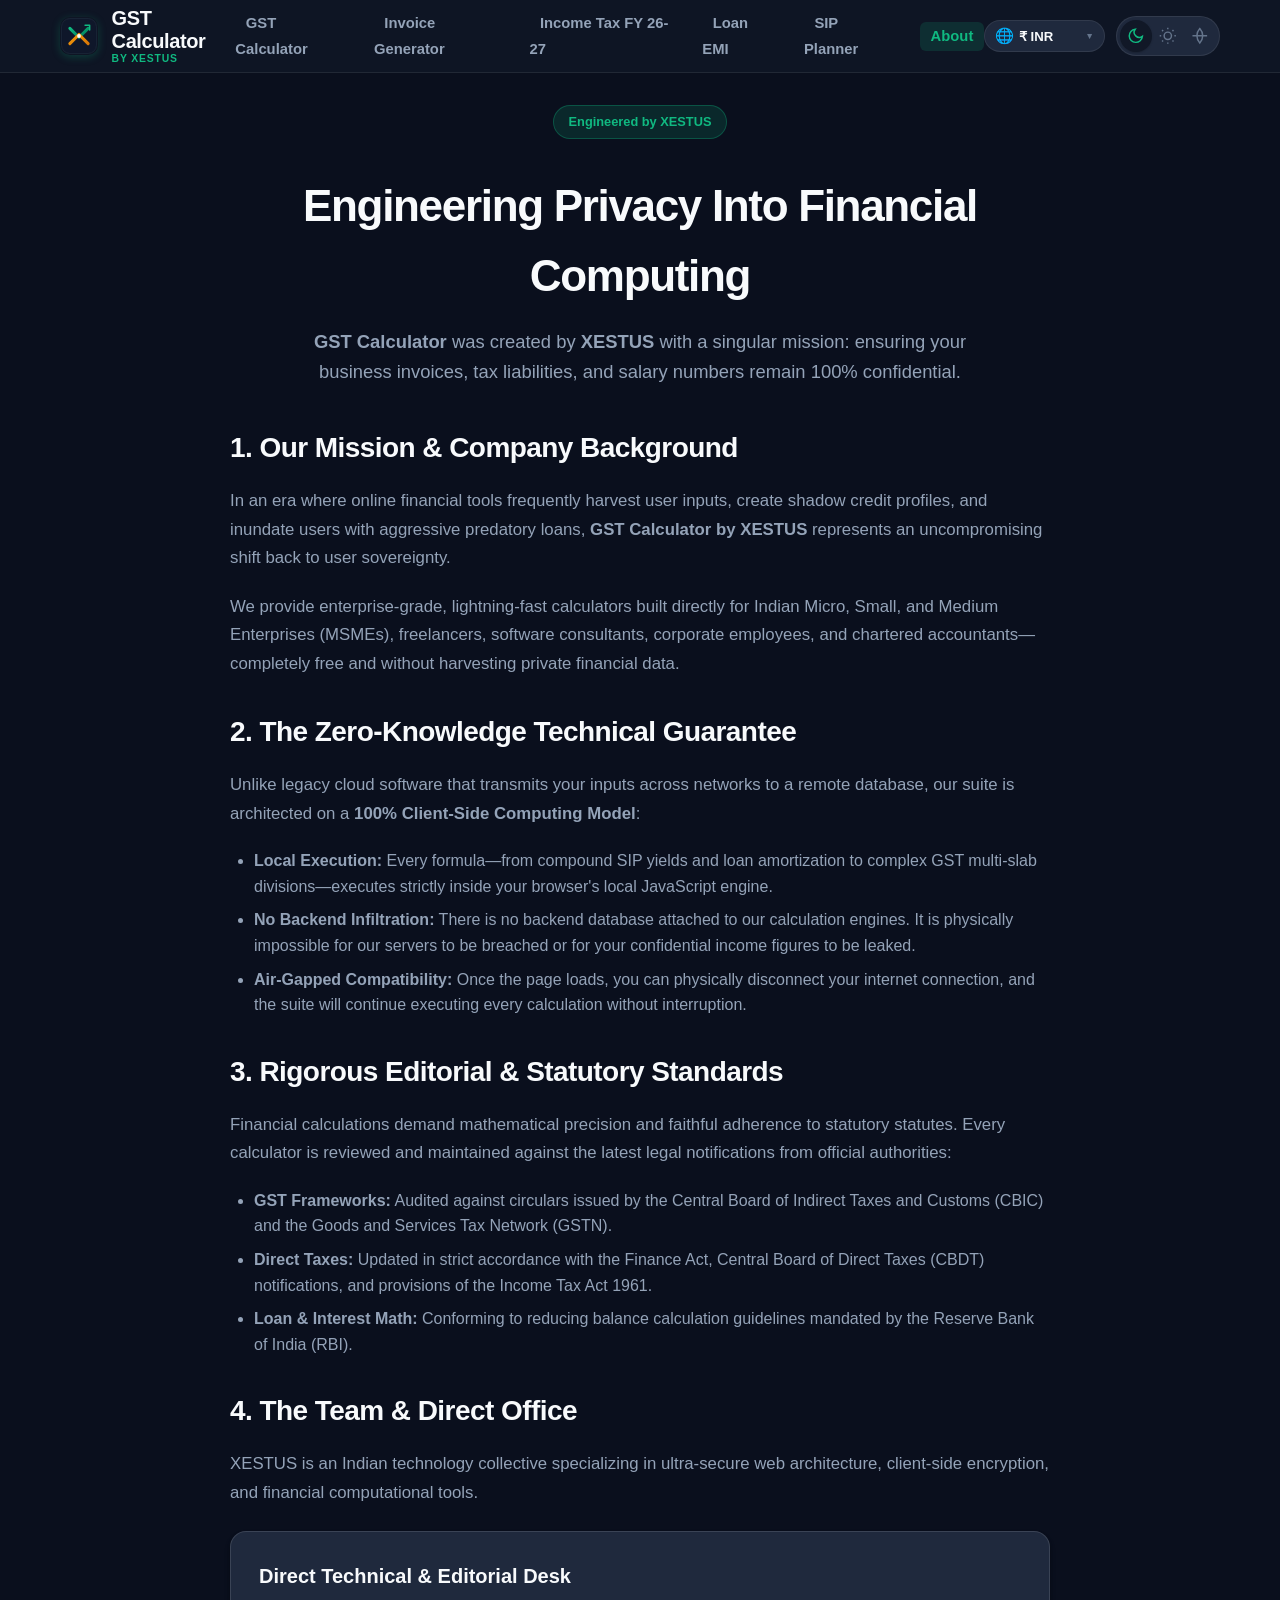
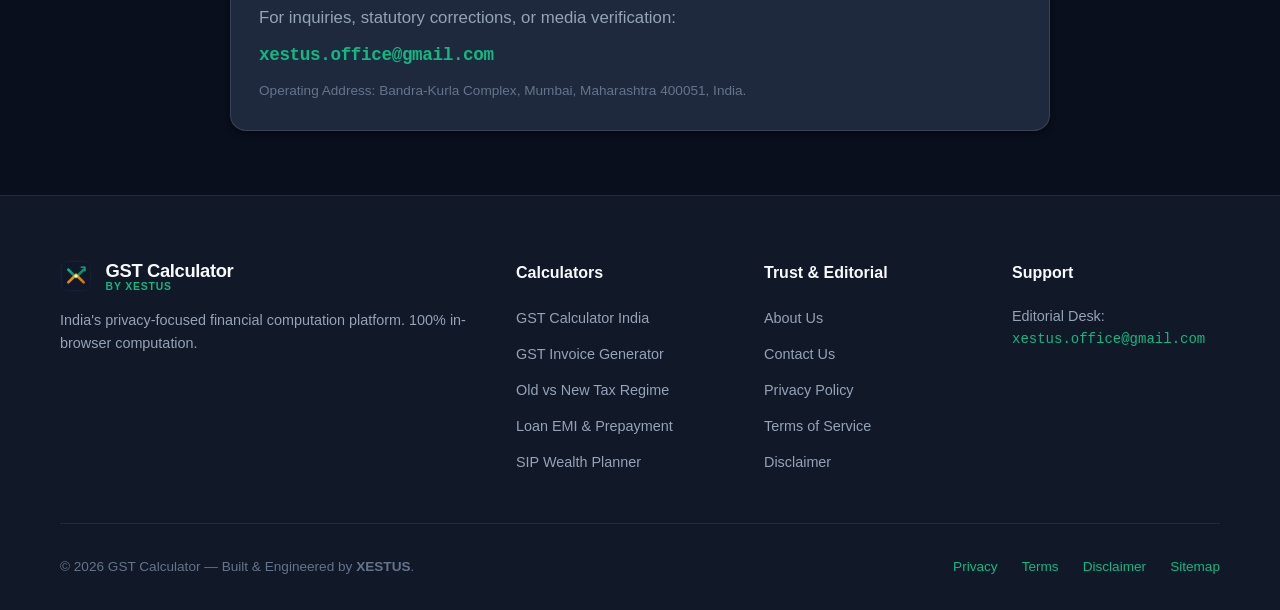
<file: about.html>
<!DOCTYPE html>
<html lang="en" data-theme="dark">
<head>
  <meta charset="UTF-8">
  <meta name="viewport" content="width=device-width, initial-scale=1.0">
  <meta http-equiv="X-UA-Compatible" content="IE=edge">
  
  <meta http-equiv="Content-Security-Policy" content="default-src 'self' https: data: 'unsafe-inline'; script-src 'self' 'unsafe-inline' https:; style-src 'self' 'unsafe-inline'; img-src 'self' data: https:; frame-src 'self' https:; connect-src 'self' https:;">
  <meta http-equiv="X-Content-Type-Options" content="nosniff">
  <meta name="referrer" content="strict-origin-when-cross-origin">

  <title>About GST Calculator &amp; XESTUS | Mission &amp; Security Standards</title>
  <meta name="description" content="Discover the mission, editorial standards, and zero-knowledge technical architecture behind GST Calculator, built & engineered by XESTUS.">
  <link rel="canonical" href="https://gst.xestus.in/about.html">

  <meta property="og:type" content="website">
  <meta property="og:url" content="https://gst.xestus.in/about.html">
  <meta property="og:title" content="About GST Calculator | by XESTUS">
  <meta property="og:description" content="Why XESTUS pioneered 100% in-browser financial computing in India.">
  <meta property="og:image" content="./assets/icons/icon-512.svg">

  <link rel="icon" type="image/svg+xml" href="./assets/icons/favicon.svg">
  <link rel="apple-touch-icon" href="./assets/icons/icon-192.svg">
  <link rel="manifest" href="./manifest.json">
  <meta name="theme-color" content="#10B981">

  <link rel="stylesheet" href="./css/style.css">

  <script type="application/ld+json">
  {
    "@context": "https://schema.org",
    "@type": "AboutPage",
    "name": "About GST Calculator by XESTUS",
    "url": "https://gst.xestus.in/about.html",
    "mainEntity": {
      "@type": "Organization",
      "name": "XESTUS",
      "url": "https://gst.xestus.in/",
      "logo": "https://gst.xestus.in/assets/icons/icon-512.svg",
      "email": "xestus.office@gmail.com",
      "description": "Pioneering private, client-side financial software for Indian taxpayers, chartered accountants, and MSMEs."
    }
  }
  </script>
  <!-- Google AdSense Auto Ads -->
  <script async src="https://pagead2.googlesyndication.com/pagead/js/adsbygoogle.js?client=ca-pub-1489572262543869" crossorigin="anonymous"></script>
</head>
<body>

  <!-- Site Header -->
  <header class="site-header">
    <div class="container nav-container">
      <a href="./index.html" class="brand-logo" aria-label="GST Calculator Home">
        <img src="./assets/icons/favicon.svg" alt="GST Calculator Logo" class="brand-icon" width="38" height="38">
        <div class="brand-text-wrap">
          <span class="brand-main-title">GST Calculator</span>
          <span class="brand-sub-badge">by XESTUS</span>
        </div>
      </a>

      <nav aria-label="Main Navigation">
        <ul class="nav-links">
          <li><a href="./gst-calculator.html" class="nav-link">GST Calculator</a></li>
          <li><a href="./gst-invoice-generator.html" class="nav-link">Invoice Generator</a></li>
          <li><a href="./income-tax-calculator.html" class="nav-link">Income Tax FY 26-27</a></li>
          <li><a href="./loan-emi-calculator.html" class="nav-link">Loan EMI</a></li>
          <li><a href="./sip-calculator.html" class="nav-link">SIP Planner</a></li>
          <li><a href="./about.html" class="nav-link active">About</a></li>
        </ul>
      </nav>

      <div class="nav-actions">
        <!-- Global Currency Switcher -->
        <div class="currency-select-wrapper" title="Select Global Currency">
          <span class="currency-select-icon" aria-hidden="true">🌐</span>
          <select class="currency-select" aria-label="Select Currency">
            <option value="INR">₹ INR</option>
            <option value="USD">$ USD</option>
            <option value="EUR">€ EUR</option>
            <option value="GBP">£ GBP</option>
            <option value="AED">AED</option>
            <option value="CAD">CA$ CAD</option>
            <option value="AUD">A$ AUD</option>
            <option value="SGD">S$ SGD</option>
            <option value="JPY">¥ JPY</option>
            <option value="SAR">SAR</option>
            <option value="BDT">৳ BDT</option>
            <option value="MYR">RM MYR</option>
            <option value="THB">฿ THB</option>
            <option value="CHF">CHF</option>
          </select>
          <span class="currency-select-arrow" aria-hidden="true">▼</span>
        </div>

        <div class="theme-switcher" role="group" aria-label="Display theme selection">
          <button type="button" class="theme-btn active" data-set-theme="dark" title="Night Mode (Dark)"><svg viewBox="0 0 24 24" fill="none" stroke="currentColor" stroke-width="2"><path d="M21 12.79A9 9 0 1 1 11.21 3 7 7 0 0 0 21 12.79z"/></svg></button>
          <button type="button" class="theme-btn" data-set-theme="light" title="Day Mode (Light)"><svg viewBox="0 0 24 24" fill="none" stroke="currentColor" stroke-width="2"><circle cx="12" cy="12" r="5"/><line x1="12" y1="1" x2="12" y2="3"/><line x1="12" y1="21" x2="12" y2="23"/><line x1="4.22" y1="4.22" x2="5.64" y2="5.64"/><line x1="18.36" y1="18.36" x2="19.78" y2="19.78"/><line x1="1" y1="12" x2="3" y2="12"/><line x1="21" y1="12" x2="23" y2="12"/><line x1="4.22" y1="19.78" x2="5.64" y2="18.36"/><line x1="18.36" y1="5.64" x2="19.78" y2="4.22"/></svg></button>
          <button type="button" class="theme-btn" data-set-theme="ochre" title="Eye Protect (Warm Ochre)"><svg viewBox="0 0 24 24" fill="none" stroke="currentColor" stroke-width="2"><path d="M2 12h20M12 2a15.3 15.3 0 0 1 4 10 15.3 15.3 0 0 1-4 10 15.3 15.3 0 0 1-4-10 15.3 15.3 0 0 1 4-10z"/></svg></button>
        </div>
        <button class="mobile-toggle" aria-label="Toggle Navigation Menu">
          <svg viewBox="0 0 24 24" fill="none" stroke="currentColor" stroke-width="2"><line x1="3" y1="12" x2="21" y2="12"/><line x1="3" y1="6" x2="21" y2="6"/><line x1="3" y1="18" x2="21" y2="18"/></svg>
        </button>
      </div>
    </div>
  </header>

  <main class="main-content">
    <div class="container container-narrow">
      
      <div style="margin-bottom:2.5rem;text-align:center;">
        <span class="hero-pill">Engineered by XESTUS</span>
        <h1 style="font-size:clamp(2rem, 4vw, 2.75rem);font-weight:800;letter-spacing:-0.03em;margin-top:0.75rem;">
          Engineering Privacy Into Financial Computing
        </h1>
        <p style="color:var(--text-secondary);font-size:1.15rem;max-width:680px;margin:1rem auto 0;">
          <strong>GST Calculator</strong> was created by <strong>XESTUS</strong> with a singular mission: ensuring your business invoices, tax liabilities, and salary numbers remain 100% confidential.
        </p>
      </div>

      <div class="seo-prose">
        <h2>1. Our Mission &amp; Company Background</h2>
        <p>
          In an era where online financial tools frequently harvest user inputs, create shadow credit profiles, and inundate users with aggressive predatory loans, <strong>GST Calculator by XESTUS</strong> represents an uncompromising shift back to user sovereignty.
        </p>
        <p>
          We provide enterprise-grade, lightning-fast calculators built directly for Indian Micro, Small, and Medium Enterprises (MSMEs), freelancers, software consultants, corporate employees, and chartered accountants—completely free and without harvesting private financial data.
        </p>

        <h2>2. The Zero-Knowledge Technical Guarantee</h2>
        <p>
          Unlike legacy cloud software that transmits your inputs across networks to a remote database, our suite is architected on a <strong>100% Client-Side Computing Model</strong>:
        </p>
        <ul>
          <li><strong>Local Execution:</strong> Every formula—from compound SIP yields and loan amortization to complex GST multi-slab divisions—executes strictly inside your browser's local JavaScript engine.</li>
          <li><strong>No Backend Infiltration:</strong> There is no backend database attached to our calculation engines. It is physically impossible for our servers to be breached or for your confidential income figures to be leaked.</li>
          <li><strong>Air-Gapped Compatibility:</strong> Once the page loads, you can physically disconnect your internet connection, and the suite will continue executing every calculation without interruption.</li>
        </ul>

        <h2>3. Rigorous Editorial &amp; Statutory Standards</h2>
        <p>
          Financial calculations demand mathematical precision and faithful adherence to statutory statutes. Every calculator is reviewed and maintained against the latest legal notifications from official authorities:
        </p>
        <ul>
          <li><strong>GST Frameworks:</strong> Audited against circulars issued by the Central Board of Indirect Taxes and Customs (CBIC) and the Goods and Services Tax Network (GSTN).</li>
          <li><strong>Direct Taxes:</strong> Updated in strict accordance with the Finance Act, Central Board of Direct Taxes (CBDT) notifications, and provisions of the Income Tax Act 1961.</li>
          <li><strong>Loan &amp; Interest Math:</strong> Conforming to reducing balance calculation guidelines mandated by the Reserve Bank of India (RBI).</li>
        </ul>

        <h2>4. The Team &amp; Direct Office</h2>
        <p>
          XESTUS is an Indian technology collective specializing in ultra-secure web architecture, client-side encryption, and financial computational tools.
        </p>
        <div class="card" style="margin-top:1.5rem;background:var(--bg-tertiary);">
          <h3 style="margin-top:0;">Direct Technical &amp; Editorial Desk</h3>
          <p style="margin-bottom:0.5rem;">For inquiries, statutory corrections, or media verification:</p>
          <p class="font-mono" style="font-size:1.1rem;font-weight:700;color:var(--accent-primary);margin-bottom:0.5rem;">
            <a href="mailto:xestus.office@gmail.com">xestus.office@gmail.com</a>
          </p>
          <p style="font-size:0.85rem;color:var(--text-muted);margin-bottom:0;">
            Operating Address: Bandra-Kurla Complex, Mumbai, Maharashtra 400051, India.
          </p>
        </div>
      </div>

    </div>
  </main>

  <!-- Site Footer -->
  <footer class="site-footer">
    <div class="container">
      <div class="footer-grid">
        <div class="footer-col">
          <div class="brand-logo" style="margin-bottom:1rem;">
            <img src="./assets/icons/favicon.svg" alt="GST Calculator Logo" width="32" height="32">
            <div class="brand-text-wrap">
              <span class="brand-main-title" style="font-size:1.15rem;">GST Calculator</span>
              <span class="brand-sub-badge">by XESTUS</span>
            </div>
          </div>
          <p style="color:var(--text-secondary);font-size:0.9rem;">India's privacy-focused financial computation platform. 100% in-browser computation.</p>
        </div>
        <div class="footer-col">
          <h4>Calculators</h4>
          <ul class="footer-links">
            <li><a href="./gst-calculator.html">GST Calculator India</a></li>
            <li><a href="./gst-invoice-generator.html">GST Invoice Generator</a></li>
            <li><a href="./income-tax-calculator.html">Old vs New Tax Regime</a></li>
            <li><a href="./loan-emi-calculator.html">Loan EMI &amp; Prepayment</a></li>
            <li><a href="./sip-calculator.html">SIP Wealth Planner</a></li>
          </ul>
        </div>
        <div class="footer-col">
          <h4>Trust &amp; Editorial</h4>
          <ul class="footer-links">
            <li><a href="./about.html">About Us</a></li>
            <li><a href="./contact.html">Contact Us</a></li>
            <li><a href="./privacy-policy.html">Privacy Policy</a></li>
            <li><a href="./terms.html">Terms of Service</a></li>
            <li><a href="./disclaimer.html">Disclaimer</a></li>
          </ul>
        </div>
        <div class="footer-col">
          <h4>Support</h4>
          <p style="color:var(--text-secondary);font-size:0.9rem;">Editorial Desk:</p>
          <p style="font-family:var(--font-mono);font-size:0.875rem;color:var(--accent-primary);"><a href="mailto:xestus.office@gmail.com">xestus.office@gmail.com</a></p>
        </div>
      </div>
      <div class="footer-bottom">
        <div>&copy; 2026 GST Calculator — Built &amp; Engineered by <strong>XESTUS</strong>.</div>
        <div style="display:flex;gap:1.5rem;">
          <a href="./privacy-policy.html">Privacy</a>
          <a href="./terms.html">Terms</a>
          <a href="./disclaimer.html">Disclaimer</a>
          <a href="./sitemap.xml">Sitemap</a>
        </div>
      </div>
    </div>
  </footer>

  <script src="./js/main.js"></script>
</body>
</html>
</file>
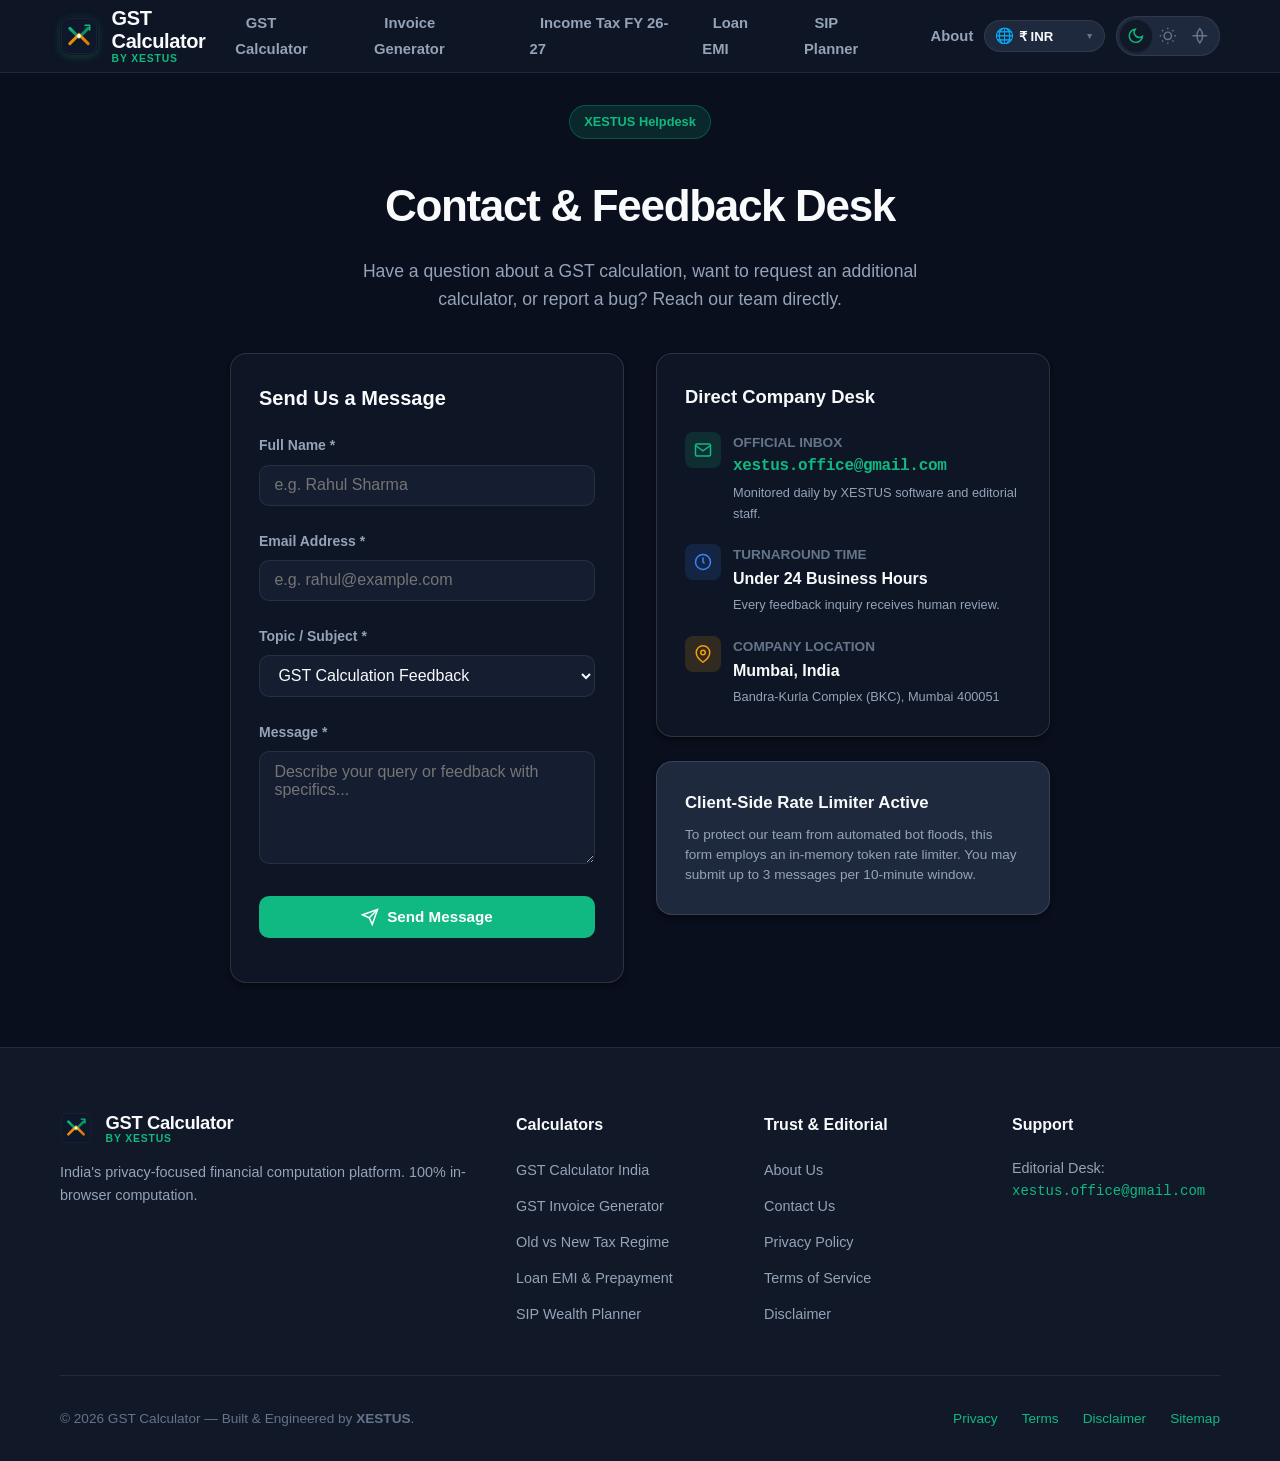
<file: contact.html>
<!DOCTYPE html>
<html lang="en" data-theme="dark">
<head>
  <meta charset="UTF-8">
  <meta name="viewport" content="width=device-width, initial-scale=1.0">
  <meta http-equiv="X-UA-Compatible" content="IE=edge">
  
  <meta http-equiv="Content-Security-Policy" content="default-src 'self' https: data: 'unsafe-inline'; script-src 'self' 'unsafe-inline' https:; style-src 'self' 'unsafe-inline'; img-src 'self' data: https:; frame-src 'self' https:; connect-src 'self' https:;">
  <meta http-equiv="X-Content-Type-Options" content="nosniff">
  <meta name="referrer" content="strict-origin-when-cross-origin">

  <title>Contact GST Calculator Desk | XESTUS Support</title>
  <meta name="description" content="Get in touch with the GST Calculator technical and editorial desk at XESTUS. Submit statutory corrections, feature suggestions, or user feedback directly.">
  <link rel="canonical" href="https://gst.xestus.in/contact.html">

  <meta property="og:type" content="website">
  <meta property="og:url" content="https://gst.xestus.in/contact.html">
  <meta property="og:title" content="Contact GST Calculator | by XESTUS">
  <meta property="og:description" content="Reach our financial engineering and editorial review team directly.">
  <meta property="og:image" content="./assets/icons/icon-512.svg">

  <link rel="icon" type="image/svg+xml" href="./assets/icons/favicon.svg">
  <link rel="apple-touch-icon" href="./assets/icons/icon-192.svg">
  <link rel="manifest" href="./manifest.json">
  <meta name="theme-color" content="#10B981">

  <link rel="stylesheet" href="./css/style.css">

  <script type="application/ld+json">
  {
    "@context": "https://schema.org",
    "@type": "ContactPage",
    "name": "Contact GST Calculator by XESTUS",
    "url": "https://gst.xestus.in/contact.html",
    "mainEntity": {
      "@type": "Organization",
      "name": "XESTUS",
      "email": "xestus.office@gmail.com"
    }
  }
  </script>
  <!-- Google AdSense Auto Ads -->
  <script async src="https://pagead2.googlesyndication.com/pagead/js/adsbygoogle.js?client=ca-pub-1489572262543869" crossorigin="anonymous"></script>
</head>
<body>

  <!-- Site Header -->
  <header class="site-header">
    <div class="container nav-container">
      <a href="./index.html" class="brand-logo" aria-label="GST Calculator Home">
        <img src="./assets/icons/favicon.svg" alt="GST Calculator Logo" class="brand-icon" width="38" height="38">
        <div class="brand-text-wrap">
          <span class="brand-main-title">GST Calculator</span>
          <span class="brand-sub-badge">by XESTUS</span>
        </div>
      </a>

      <nav aria-label="Main Navigation">
        <ul class="nav-links">
          <li><a href="./gst-calculator.html" class="nav-link">GST Calculator</a></li>
          <li><a href="./gst-invoice-generator.html" class="nav-link">Invoice Generator</a></li>
          <li><a href="./income-tax-calculator.html" class="nav-link">Income Tax FY 26-27</a></li>
          <li><a href="./loan-emi-calculator.html" class="nav-link">Loan EMI</a></li>
          <li><a href="./sip-calculator.html" class="nav-link">SIP Planner</a></li>
          <li><a href="./about.html" class="nav-link">About</a></li>
        </ul>
      </nav>

      <div class="nav-actions">
        <!-- Global Currency Switcher -->
        <div class="currency-select-wrapper" title="Select Global Currency">
          <span class="currency-select-icon" aria-hidden="true">🌐</span>
          <select class="currency-select" aria-label="Select Currency">
            <option value="INR">₹ INR</option>
            <option value="USD">$ USD</option>
            <option value="EUR">€ EUR</option>
            <option value="GBP">£ GBP</option>
            <option value="AED">AED</option>
            <option value="CAD">CA$ CAD</option>
            <option value="AUD">A$ AUD</option>
            <option value="SGD">S$ SGD</option>
            <option value="JPY">¥ JPY</option>
            <option value="SAR">SAR</option>
            <option value="BDT">৳ BDT</option>
            <option value="MYR">RM MYR</option>
            <option value="THB">฿ THB</option>
            <option value="CHF">CHF</option>
          </select>
          <span class="currency-select-arrow" aria-hidden="true">▼</span>
        </div>

        <div class="theme-switcher" role="group" aria-label="Display theme selection">
          <button type="button" class="theme-btn active" data-set-theme="dark" title="Night Mode (Dark)"><svg viewBox="0 0 24 24" fill="none" stroke="currentColor" stroke-width="2"><path d="M21 12.79A9 9 0 1 1 11.21 3 7 7 0 0 0 21 12.79z"/></svg></button>
          <button type="button" class="theme-btn" data-set-theme="light" title="Day Mode (Light)"><svg viewBox="0 0 24 24" fill="none" stroke="currentColor" stroke-width="2"><circle cx="12" cy="12" r="5"/><line x1="12" y1="1" x2="12" y2="3"/><line x1="12" y1="21" x2="12" y2="23"/><line x1="4.22" y1="4.22" x2="5.64" y2="5.64"/><line x1="18.36" y1="18.36" x2="19.78" y2="19.78"/><line x1="1" y1="12" x2="3" y2="12"/><line x1="21" y1="12" x2="23" y2="12"/><line x1="4.22" y1="19.78" x2="5.64" y2="18.36"/><line x1="18.36" y1="5.64" x2="19.78" y2="4.22"/></svg></button>
          <button type="button" class="theme-btn" data-set-theme="ochre" title="Eye Protect (Warm Ochre)"><svg viewBox="0 0 24 24" fill="none" stroke="currentColor" stroke-width="2"><path d="M2 12h20M12 2a15.3 15.3 0 0 1 4 10 15.3 15.3 0 0 1-4 10 15.3 15.3 0 0 1-4-10 15.3 15.3 0 0 1 4-10z"/></svg></button>
        </div>
        <button class="mobile-toggle" aria-label="Toggle Navigation Menu">
          <svg viewBox="0 0 24 24" fill="none" stroke="currentColor" stroke-width="2"><line x1="3" y1="12" x2="21" y2="12"/><line x1="3" y1="6" x2="21" y2="6"/><line x1="3" y1="18" x2="21" y2="18"/></svg>
        </button>
      </div>
    </div>
  </header>

  <main class="main-content">
    <div class="container container-narrow">
      
      <div style="margin-bottom:2.5rem;text-align:center;">
        <span class="hero-pill">XESTUS Helpdesk</span>
        <h1 style="font-size:clamp(2rem, 4vw, 2.75rem);font-weight:800;letter-spacing:-0.03em;margin-top:0.75rem;">
          Contact &amp; Feedback Desk
        </h1>
        <p style="color:var(--text-secondary);font-size:1.1rem;max-width:620px;margin:1rem auto 0;">
          Have a question about a GST calculation, want to request an additional calculator, or report a bug? Reach our team directly.
        </p>
      </div>

      <div class="grid grid-2" style="gap:2rem;align-items:start;">
        
        <!-- Form Panel -->
        <div class="card">
          <div class="card-header">
            <h2 style="font-size:1.25rem;font-weight:700;">Send Us a Message</h2>
          </div>

          <form id="contact-form" novalidate>
            <!-- Honeypot Anti-Spam Field -->
            <div style="display:none !important;" aria-hidden="true">
              <label for="contact-bot-check">Do not fill this field</label>
              <input type="text" id="contact-bot-check" name="botcheck" tabindex="-1" autocomplete="off">
            </div>

            <div class="form-group">
              <label class="form-label" for="contact-name">Full Name *</label>
              <input type="text" id="contact-name" name="name" required placeholder="e.g. Rahul Sharma">
              <div id="err-name" style="color:var(--accent-danger);font-size:0.75rem;margin-top:0.25rem;display:none;">Please enter your name.</div>
            </div>

            <div class="form-group">
              <label class="form-label" for="contact-email">Email Address *</label>
              <input type="email" id="contact-email" name="email" required placeholder="e.g. rahul@example.com">
              <div id="err-email" style="color:var(--accent-danger);font-size:0.75rem;margin-top:0.25rem;display:none;">Please enter a valid email address.</div>
            </div>

            <div class="form-group">
              <label class="form-label" for="contact-subject">Topic / Subject *</label>
              <select id="contact-subject" name="subject" required>
                <option value="GST Calculation Feedback">GST Calculation Feedback</option>
                <option value="Invoice Generator Feature Request">Invoice Generator Feature Request</option>
                <option value="Income Tax FY 26-27 Slabs Question">Income Tax FY 26-27 Slabs Question</option>
                <option value="Technical Bug Report">Technical Bug Report</option>
                <option value="Partnership / Editorial Inquiry">Partnership / Editorial Inquiry</option>
                <option value="Other Feedback">Other Feedback</option>
              </select>
            </div>

            <div class="form-group">
              <label class="form-label" for="contact-message">Message *</label>
              <textarea id="contact-message" name="message" rows="5" required placeholder="Describe your query or feedback with specifics..."></textarea>
              <div id="err-message" style="color:var(--accent-danger);font-size:0.75rem;margin-top:0.25rem;display:none;">Please enter your message (at least 15 characters).</div>
            </div>

            <button type="submit" id="btn-submit-contact" class="btn btn-primary btn-block">
              <svg width="18" height="18" viewBox="0 0 24 24" fill="none" stroke="currentColor" stroke-width="2"><line x1="22" y1="2" x2="11" y2="13"/><polygon points="22 2 15 22 11 13 2 9 22 2"/></svg>
              <span>Send Message</span>
            </button>
            <div id="contact-form-status" style="margin-top:1rem;font-size:0.875rem;text-align:center;"></div>
          </form>
        </div>

        <!-- Contact Info & Coordinates -->
        <div>
          <div class="card" style="margin-bottom:1.5rem;">
            <div class="card-header">
              <h2 style="font-size:1.15rem;font-weight:700;">Direct Company Desk</h2>
            </div>
            
            <div style="display:flex;gap:0.75rem;align-items:flex-start;margin-bottom:1.25rem;">
              <div style="width:36px;height:36px;border-radius:8px;background:var(--accent-primary-subtle);display:flex;align-items:center;justify-content:center;color:var(--accent-primary);flex-shrink:0;">
                <svg width="18" height="18" viewBox="0 0 24 24" fill="none" stroke="currentColor" stroke-width="2"><path d="M4 4h16c1.1 0 2 .9 2 2v12c0 1.1-.9 2-2 2H4c-1.1 0-2-.9-2-2V6c0-1.1.9-2 2-2z"/><polyline points="22,6 12,13 2,6"/></svg>
              </div>
              <div>
                <div style="font-size:0.85rem;color:var(--text-muted);font-weight:600;text-transform:uppercase;">Official Inbox</div>
                <div class="font-mono" style="font-size:1rem;font-weight:700;">
                  <a href="mailto:xestus.office@gmail.com">xestus.office@gmail.com</a>
                </div>
                <p style="font-size:0.8rem;color:var(--text-secondary);margin-top:0.25rem;">
                  Monitored daily by XESTUS software and editorial staff.
                </p>
              </div>
            </div>

            <div style="display:flex;gap:0.75rem;align-items:flex-start;margin-bottom:1.25rem;">
              <div style="width:36px;height:36px;border-radius:8px;background:var(--accent-secondary-subtle);display:flex;align-items:center;justify-content:center;color:#3b82f6;flex-shrink:0;">
                <svg width="18" height="18" viewBox="0 0 24 24" fill="none" stroke="currentColor" stroke-width="2"><circle cx="12" cy="12" r="10"/><polyline points="12 6 12 12 14 14"/></svg>
              </div>
              <div>
                <div style="font-size:0.85rem;color:var(--text-muted);font-weight:600;text-transform:uppercase;">Turnaround Time</div>
                <div style="font-size:1rem;font-weight:700;color:var(--text-primary);">Under 24 Business Hours</div>
                <p style="font-size:0.8rem;color:var(--text-secondary);margin-top:0.25rem;">
                  Every feedback inquiry receives human review.
                </p>
              </div>
            </div>

            <div style="display:flex;gap:0.75rem;align-items:flex-start;">
              <div style="width:36px;height:36px;border-radius:8px;background:var(--accent-gold-subtle);display:flex;align-items:center;justify-content:center;color:#f59e0b;flex-shrink:0;">
                <svg width="18" height="18" viewBox="0 0 24 24" fill="none" stroke="currentColor" stroke-width="2"><path d="M21 10c0 7-9 13-9 13s-9-6-9-13a9 9 0 0 1 18 0z"/><circle cx="12" cy="10" r="3"/></svg>
              </div>
              <div>
                <div style="font-size:0.85rem;color:var(--text-muted);font-weight:600;text-transform:uppercase;">Company Location</div>
                <div style="font-size:1rem;font-weight:700;color:var(--text-primary);">Mumbai, India</div>
                <p style="font-size:0.8rem;color:var(--text-secondary);margin-top:0.25rem;">
                  Bandra-Kurla Complex (BKC), Mumbai 400051
                </p>
              </div>
            </div>
          </div>

          <div class="card" style="background:var(--bg-tertiary);">
            <h3 style="font-size:1.05rem;font-weight:700;margin-bottom:0.5rem;">Client-Side Rate Limiter Active</h3>
            <p style="font-size:0.85rem;color:var(--text-secondary);line-height:1.5;">
              To protect our team from automated bot floods, this form employs an in-memory token rate limiter. You may submit up to 3 messages per 10-minute window.
            </p>
          </div>
        </div>

      </div>

    </div>
  </main>

  <!-- Site Footer -->
  <footer class="site-footer">
    <div class="container">
      <div class="footer-grid">
        <div class="footer-col">
          <div class="brand-logo" style="margin-bottom:1rem;">
            <img src="./assets/icons/favicon.svg" alt="GST Calculator Logo" width="32" height="32">
            <div class="brand-text-wrap">
              <span class="brand-main-title" style="font-size:1.15rem;">GST Calculator</span>
              <span class="brand-sub-badge">by XESTUS</span>
            </div>
          </div>
          <p style="color:var(--text-secondary);font-size:0.9rem;">India's privacy-focused financial computation platform. 100% in-browser computation.</p>
        </div>
        <div class="footer-col">
          <h4>Calculators</h4>
          <ul class="footer-links">
            <li><a href="./gst-calculator.html">GST Calculator India</a></li>
            <li><a href="./gst-invoice-generator.html">GST Invoice Generator</a></li>
            <li><a href="./income-tax-calculator.html">Old vs New Tax Regime</a></li>
            <li><a href="./loan-emi-calculator.html">Loan EMI &amp; Prepayment</a></li>
            <li><a href="./sip-calculator.html">SIP Wealth Planner</a></li>
          </ul>
        </div>
        <div class="footer-col">
          <h4>Trust &amp; Editorial</h4>
          <ul class="footer-links">
            <li><a href="./about.html">About Us</a></li>
            <li><a href="./contact.html">Contact Us</a></li>
            <li><a href="./privacy-policy.html">Privacy Policy</a></li>
            <li><a href="./terms.html">Terms of Service</a></li>
            <li><a href="./disclaimer.html">Disclaimer</a></li>
          </ul>
        </div>
        <div class="footer-col">
          <h4>Support</h4>
          <p style="color:var(--text-secondary);font-size:0.9rem;">Editorial Desk:</p>
          <p style="font-family:var(--font-mono);font-size:0.875rem;color:var(--accent-primary);"><a href="mailto:xestus.office@gmail.com">xestus.office@gmail.com</a></p>
        </div>
      </div>
      <div class="footer-bottom">
        <div>&copy; 2026 GST Calculator — Built &amp; Engineered by <strong>XESTUS</strong>.</div>
        <div style="display:flex;gap:1.5rem;">
          <a href="./privacy-policy.html">Privacy</a>
          <a href="./terms.html">Terms</a>
          <a href="./disclaimer.html">Disclaimer</a>
          <a href="./sitemap.xml">Sitemap</a>
        </div>
      </div>
    </div>
  </footer>

  <script src="./js/main.js"></script>
  <script>
    document.addEventListener('DOMContentLoaded', () => {
      const form = document.getElementById('contact-form');
      const status = document.getElementById('contact-form-status');
      const submitBtn = document.getElementById('btn-submit-contact');

      form.addEventListener('submit', async (e) => {
        e.preventDefault();

        // Honeypot check
        const honeypot = document.getElementById('contact-bot-check').value;
        if (honeypot) {
          status.innerHTML = `<span style="color:var(--accent-primary);">Message received! Thank you.</span>`;
          return;
        }

        // Rate limiter (max 3 per 10 mins)
        const RATE_LIMIT_KEY = 'xestus_contact_rate';
        let submissionHistory = [];
        try {
          submissionHistory = JSON.parse(localStorage.getItem(RATE_LIMIT_KEY) || '[]');
        } catch (e) {}

        const now = Date.now();
        submissionHistory = submissionHistory.filter(ts => now - ts < 600000);

        if (submissionHistory.length >= 3) {
          status.innerHTML = `<span style="color:var(--accent-danger);">Rate limit reached. Please wait a few minutes or write directly to <a href="mailto:xestus.office@gmail.com">xestus.office@gmail.com</a>.</span>`;
          return;
        }

        const name = document.getElementById('contact-name').value.trim();
        const email = document.getElementById('contact-email').value.trim();
        const subject = document.getElementById('contact-subject').value;
        const message = document.getElementById('contact-message').value.trim();

        let valid = true;
        if (!name) {
          document.getElementById('err-name').style.display = 'block';
          valid = false;
        } else {
          document.getElementById('err-name').style.display = 'none';
        }

        const emailRegex = /^[^\s@]+@[^\s@]+\.[^\s@]+$/;
        if (!email || !emailRegex.test(email)) {
          document.getElementById('err-email').style.display = 'block';
          valid = false;
        } else {
          document.getElementById('err-email').style.display = 'none';
        }

        if (!message || message.length < 15) {
          document.getElementById('err-message').style.display = 'block';
          valid = false;
        } else {
          document.getElementById('err-message').style.display = 'none';
        }

        if (!valid) return;

        submitBtn.disabled = true;
        submitBtn.innerHTML = `<span>Sending securely...</span>`;

        try {
          const res = await fetch('https://api.web3forms.com/submit', {
            method: 'POST',
            headers: { 'Content-Type': 'application/json', 'Accept': 'application/json' },
            body: JSON.stringify({
              access_key: 'xestus-support-portal-key',
              to: 'xestus.office@gmail.com',
              name: name,
              email: email,
              subject: `[GST Calculator Support] ${subject}`,
              message: message,
              from_name: 'GST Calculator Portal'
            })
          });

          const data = await res.json().catch(() => ({}));
          if (!res.ok || !data.success) {
            throw new Error(data.message || 'API endpoint requires direct client email dispatch.');
          }

          submissionHistory.push(now);
          try {
            localStorage.setItem(RATE_LIMIT_KEY, JSON.stringify(submissionHistory));
          } catch (e) {}

          form.reset();
          status.innerHTML = `<span style="color:var(--accent-primary);font-weight:700;">Thank you, ${window.Xestus.escapeHTML(name)}! Your message has been routed to xestus.office@gmail.com. We will reply within 24 hours.</span>`;
          window.Xestus.toast('Message sent successfully!');
        } catch (err) {
          status.innerHTML = `
            <div style="background:var(--bg-tertiary);border:1px solid var(--border-color);padding:0.85rem;border-radius:var(--radius-md);margin-top:0.5rem;text-align:left;">
              <p style="color:var(--text-secondary);font-size:0.85rem;margin-bottom:0.5rem;">
                Note: Direct API key not activated. Your message is ready to send directly:
              </p>
              <a href="mailto:xestus.office@gmail.com?subject=${encodeURIComponent('[GST Calculator Support] ' + subject)}&body=${encodeURIComponent('From: ' + name + '\nEmail: ' + email + '\n\n' + message)}" class="btn btn-primary" style="display:inline-flex;padding:0.5rem 1rem;font-size:0.875rem;">
                Click to Open in Mail Client &rarr;
              </a>
            </div>
          `;
        } finally {
          submitBtn.disabled = false;
          submitBtn.innerHTML = `
            <svg width="18" height="18" viewBox="0 0 24 24" fill="none" stroke="currentColor" stroke-width="2"><line x1="22" y1="2" x2="11" y2="13"/><polygon points="22 2 15 22 11 13 2 9 22 2"/></svg>
            <span>Send Message</span>
          `;
        }
      });
    });
  </script>
</body>
</html>
</file>
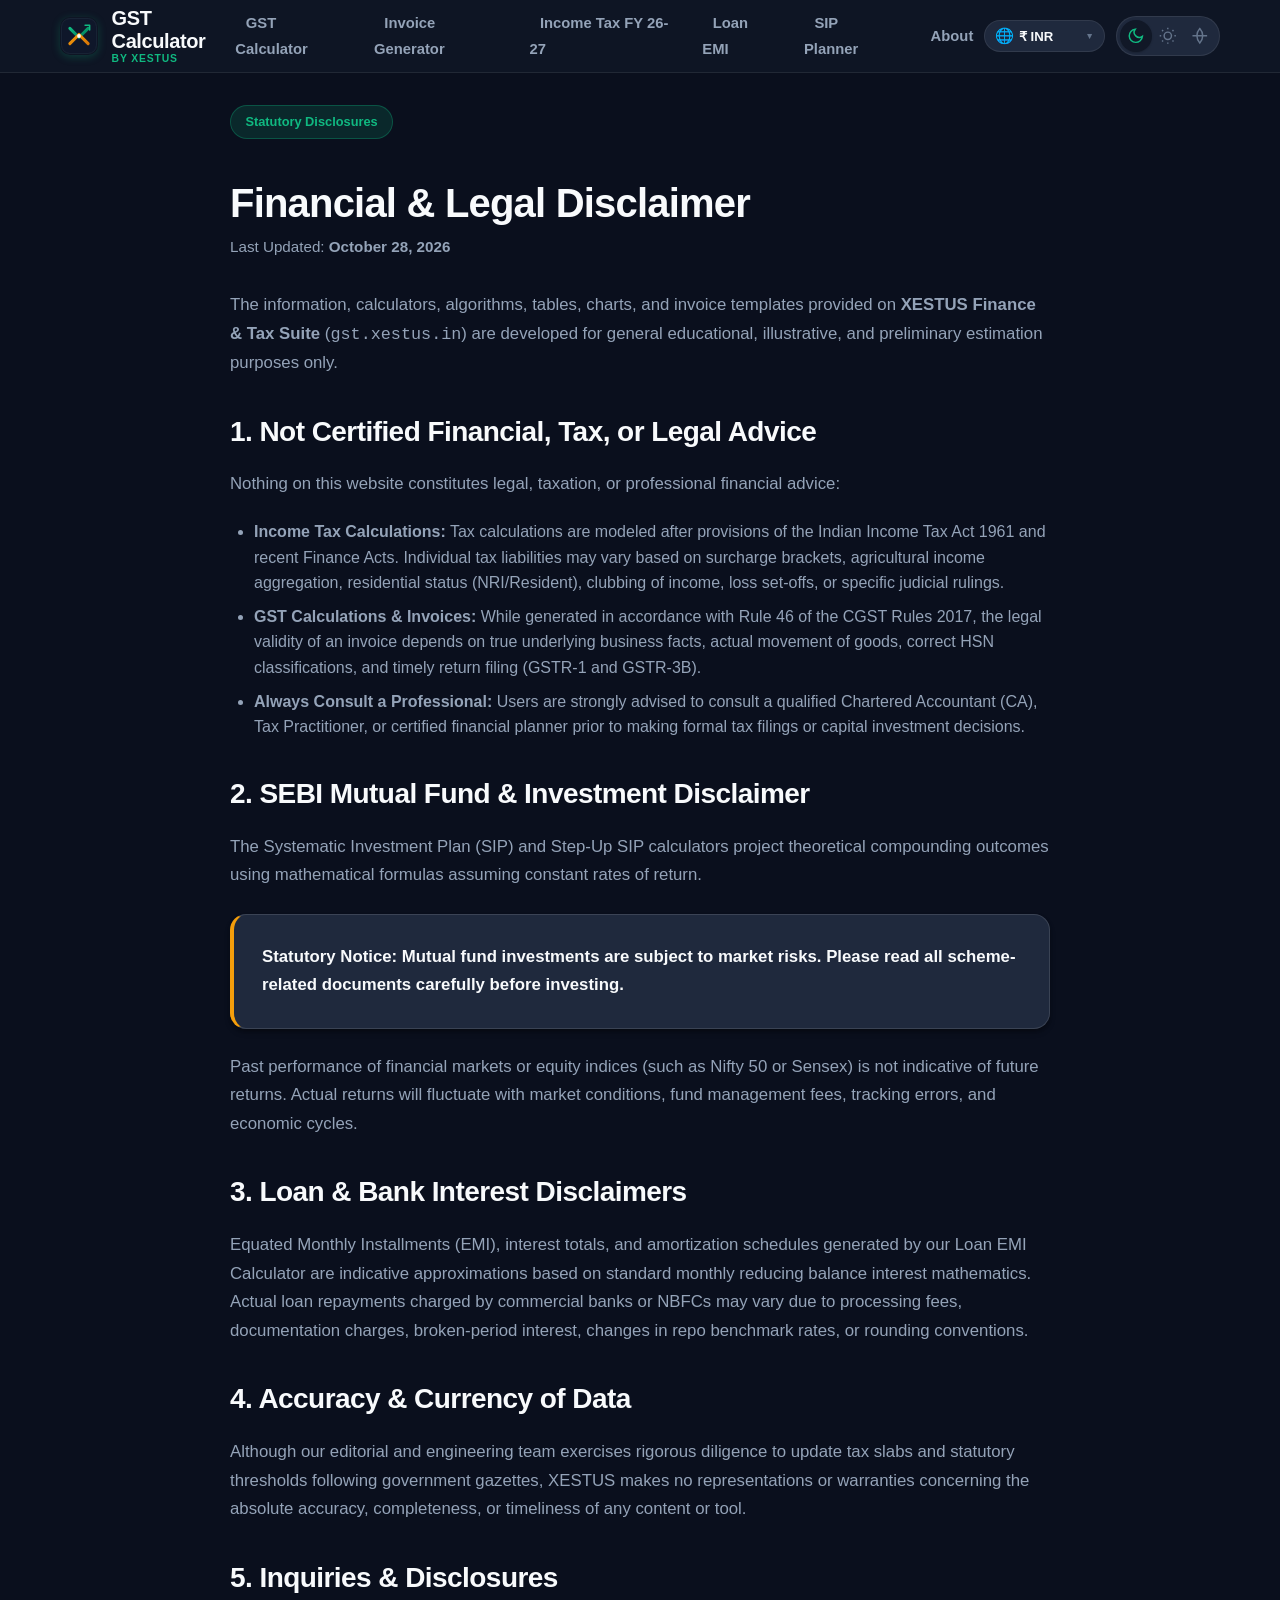
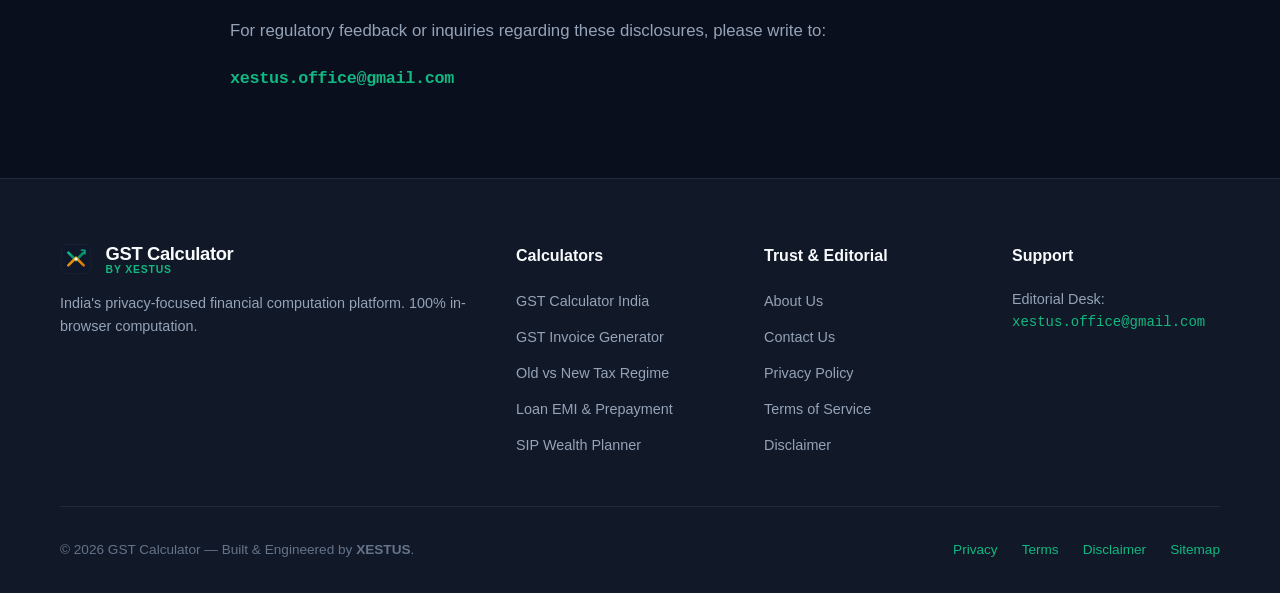
<file: disclaimer.html>
<!DOCTYPE html>
<html lang="en" data-theme="dark">
<head>
  <meta charset="UTF-8">
  <meta name="viewport" content="width=device-width, initial-scale=1.0">
  <meta http-equiv="X-UA-Compatible" content="IE=edge">
  
  <meta http-equiv="Content-Security-Policy" content="default-src 'self' https: data: 'unsafe-inline'; script-src 'self' 'unsafe-inline' https:; style-src 'self' 'unsafe-inline'; img-src 'self' data: https:; frame-src 'self' https:; connect-src 'self' https:;">
  <meta http-equiv="X-Content-Type-Options" content="nosniff">
  <meta name="referrer" content="strict-origin-when-cross-origin">

  <title>Financial &amp; Legal Disclaimer | GST Calculator by XESTUS</title>
  <meta name="description" content="Official Financial and Legal Disclaimer for GST Calculator by XESTUS. Clarification regarding mathematical estimation purposes, SEBI, and tax compliance regulations.">
  <link rel="canonical" href="https://gst.xestus.in/disclaimer.html">

  <meta property="og:type" content="article">
  <meta property="og:url" content="https://gst.xestus.in/disclaimer.html">
  <meta property="og:title" content="Financial Disclaimer | GST Calculator by XESTUS">
  <meta property="og:description" content="Important statutory and regulatory disclosures regarding calculations performed on GST Calculator by XESTUS.">
  <meta property="og:image" content="https://gst.xestus.in/assets/icons/icon-512.svg">

  <link rel="icon" type="image/svg+xml" href="./assets/icons/favicon.svg">
  <link rel="apple-touch-icon" href="./assets/icons/icon-192.svg">
  <link rel="manifest" href="./manifest.json">
  <meta name="theme-color" content="#10B981">

  <link rel="stylesheet" href="./css/style.css">
  <!-- Google AdSense Auto Ads -->
  <script async src="https://pagead2.googlesyndication.com/pagead/js/adsbygoogle.js?client=ca-pub-1489572262543869" crossorigin="anonymous"></script>
</head>
<body>

  <!-- Site Header -->
  <header class="site-header">
    <div class="container nav-container">
      <a href="./index.html" class="brand-logo" aria-label="GST Calculator Home">
        <img src="./assets/icons/favicon.svg" alt="GST Calculator Logo" class="brand-icon" width="38" height="38">
        <div class="brand-text-wrap">
          <span class="brand-main-title">GST Calculator</span>
          <span class="brand-sub-badge">by XESTUS</span>
        </div>
      </a>

      <nav aria-label="Main Navigation">
        <ul class="nav-links">
          <li><a href="./gst-calculator.html" class="nav-link">GST Calculator</a></li>
          <li><a href="./gst-invoice-generator.html" class="nav-link">Invoice Generator</a></li>
          <li><a href="./income-tax-calculator.html" class="nav-link">Income Tax FY 26-27</a></li>
          <li><a href="./loan-emi-calculator.html" class="nav-link">Loan EMI</a></li>
          <li><a href="./sip-calculator.html" class="nav-link">SIP Planner</a></li>
          <li><a href="./about.html" class="nav-link">About</a></li>
        </ul>
      </nav>

      <div class="nav-actions">
        <!-- Global Currency Switcher -->
        <div class="currency-select-wrapper" title="Select Global Currency">
          <span class="currency-select-icon" aria-hidden="true">🌐</span>
          <select class="currency-select" aria-label="Select Currency">
            <option value="INR">₹ INR</option>
            <option value="USD">$ USD</option>
            <option value="EUR">€ EUR</option>
            <option value="GBP">£ GBP</option>
            <option value="AED">AED</option>
            <option value="CAD">CA$ CAD</option>
            <option value="AUD">A$ AUD</option>
            <option value="SGD">S$ SGD</option>
            <option value="JPY">¥ JPY</option>
            <option value="SAR">SAR</option>
            <option value="BDT">৳ BDT</option>
            <option value="MYR">RM MYR</option>
            <option value="THB">฿ THB</option>
            <option value="CHF">CHF</option>
          </select>
          <span class="currency-select-arrow" aria-hidden="true">▼</span>
        </div>

        <div class="theme-switcher" role="group" aria-label="Display theme selection">
          <button type="button" class="theme-btn active" data-set-theme="dark" title="Night Mode (Dark)"><svg viewBox="0 0 24 24" fill="none" stroke="currentColor" stroke-width="2"><path d="M21 12.79A9 9 0 1 1 11.21 3 7 7 0 0 0 21 12.79z"/></svg></button>
          <button type="button" class="theme-btn" data-set-theme="light" title="Day Mode (Light)"><svg viewBox="0 0 24 24" fill="none" stroke="currentColor" stroke-width="2"><circle cx="12" cy="12" r="5"/><line x1="12" y1="1" x2="12" y2="3"/><line x1="12" y1="21" x2="12" y2="23"/><line x1="4.22" y1="4.22" x2="5.64" y2="5.64"/><line x1="18.36" y1="18.36" x2="19.78" y2="19.78"/><line x1="1" y1="12" x2="3" y2="12"/><line x1="21" y1="12" x2="23" y2="12"/><line x1="4.22" y1="19.78" x2="5.64" y2="18.36"/><line x1="18.36" y1="5.64" x2="19.78" y2="4.22"/></svg></button>
          <button type="button" class="theme-btn" data-set-theme="ochre" title="Eye Protect (Warm Ochre)"><svg viewBox="0 0 24 24" fill="none" stroke="currentColor" stroke-width="2"><path d="M2 12h20M12 2a15.3 15.3 0 0 1 4 10 15.3 15.3 0 0 1-4 10 15.3 15.3 0 0 1-4-10 15.3 15.3 0 0 1 4-10z"/></svg></button>
        </div>
        <button class="mobile-toggle" aria-label="Toggle Navigation Menu">
          <svg viewBox="0 0 24 24" fill="none" stroke="currentColor" stroke-width="2"><line x1="3" y1="12" x2="21" y2="12"/><line x1="3" y1="6" x2="21" y2="6"/><line x1="3" y1="18" x2="21" y2="18"/></svg>
        </button>
      </div>
    </div>
  </header>

  <main class="main-content">
    <div class="container container-narrow">
      
      <div style="margin-bottom:2rem;">
        <span class="hero-pill">Statutory Disclosures</span>
        <h1 style="font-size:clamp(1.8rem, 3.5vw, 2.5rem);font-weight:800;letter-spacing:-0.02em;margin-top:0.75rem;">
          Financial &amp; Legal Disclaimer
        </h1>
        <p style="color:var(--text-secondary);font-size:0.95rem;">
          Last Updated: <strong>October 28, 2026</strong>
        </p>
      </div>

      <div class="seo-prose">
        <p>
          The information, calculators, algorithms, tables, charts, and invoice templates provided on <strong>XESTUS Finance &amp; Tax Suite</strong> (<code>gst.xestus.in</code>) are developed for general educational, illustrative, and preliminary estimation purposes only.
        </p>

        <h2>1. Not Certified Financial, Tax, or Legal Advice</h2>
        <p>
          Nothing on this website constitutes legal, taxation, or professional financial advice:
        </p>
        <ul>
          <li><strong>Income Tax Calculations:</strong> Tax calculations are modeled after provisions of the Indian Income Tax Act 1961 and recent Finance Acts. Individual tax liabilities may vary based on surcharge brackets, agricultural income aggregation, residential status (NRI/Resident), clubbing of income, loss set-offs, or specific judicial rulings.</li>
          <li><strong>GST Calculations &amp; Invoices:</strong> While generated in accordance with Rule 46 of the CGST Rules 2017, the legal validity of an invoice depends on true underlying business facts, actual movement of goods, correct HSN classifications, and timely return filing (GSTR-1 and GSTR-3B).</li>
          <li><strong>Always Consult a Professional:</strong> Users are strongly advised to consult a qualified Chartered Accountant (CA), Tax Practitioner, or certified financial planner prior to making formal tax filings or capital investment decisions.</li>
        </ul>

        <h2>2. SEBI Mutual Fund &amp; Investment Disclaimer</h2>
        <p>
          The Systematic Investment Plan (SIP) and Step-Up SIP calculators project theoretical compounding outcomes using mathematical formulas assuming constant rates of return.
        </p>
        <div class="card" style="border-left:4px solid var(--accent-gold);background:var(--bg-tertiary);margin:1.5rem 0;">
          <p style="margin:0;font-weight:700;color:var(--text-primary);">
            Statutory Notice: Mutual fund investments are subject to market risks. Please read all scheme-related documents carefully before investing.
          </p>
        </div>
        <p>
          Past performance of financial markets or equity indices (such as Nifty 50 or Sensex) is not indicative of future returns. Actual returns will fluctuate with market conditions, fund management fees, tracking errors, and economic cycles.
        </p>

        <h2>3. Loan &amp; Bank Interest Disclaimers</h2>
        <p>
          Equated Monthly Installments (EMI), interest totals, and amortization schedules generated by our Loan EMI Calculator are indicative approximations based on standard monthly reducing balance interest mathematics. Actual loan repayments charged by commercial banks or NBFCs may vary due to processing fees, documentation charges, broken-period interest, changes in repo benchmark rates, or rounding conventions.
        </p>

        <h2>4. Accuracy &amp; Currency of Data</h2>
        <p>
          Although our editorial and engineering team exercises rigorous diligence to update tax slabs and statutory thresholds following government gazettes, XESTUS makes no representations or warranties concerning the absolute accuracy, completeness, or timeliness of any content or tool.
        </p>

        <h2>5. Inquiries &amp; Disclosures</h2>
        <p>
          For regulatory feedback or inquiries regarding these disclosures, please write to:
        </p>
        <p class="font-mono" style="font-weight:700;color:var(--accent-primary);">
          <a href="mailto:xestus.office@gmail.com">xestus.office@gmail.com</a>
        </p>
      </div>

    </div>
  </main>

  <!-- Site Footer -->
  <footer class="site-footer">
    <div class="container">
      <div class="footer-grid">
        <div class="footer-col">
          <div class="brand-logo" style="margin-bottom:1rem;">
            <img src="./assets/icons/favicon.svg" alt="GST Calculator Logo" width="32" height="32">
            <div class="brand-text-wrap">
              <span class="brand-main-title" style="font-size:1.15rem;">GST Calculator</span>
              <span class="brand-sub-badge">by XESTUS</span>
            </div>
          </div>
          <p style="color:var(--text-secondary);font-size:0.9rem;">India's privacy-focused financial computation platform. 100% in-browser computation.</p>
        </div>
        <div class="footer-col">
          <h4>Calculators</h4>
          <ul class="footer-links">
            <li><a href="./gst-calculator.html">GST Calculator India</a></li>
            <li><a href="./gst-invoice-generator.html">GST Invoice Generator</a></li>
            <li><a href="./income-tax-calculator.html">Old vs New Tax Regime</a></li>
            <li><a href="./loan-emi-calculator.html">Loan EMI &amp; Prepayment</a></li>
            <li><a href="./sip-calculator.html">SIP Wealth Planner</a></li>
          </ul>
        </div>
        <div class="footer-col">
          <h4>Trust &amp; Editorial</h4>
          <ul class="footer-links">
            <li><a href="./about.html">About Us</a></li>
            <li><a href="./contact.html">Contact Us</a></li>
            <li><a href="./privacy-policy.html">Privacy Policy</a></li>
            <li><a href="./terms.html">Terms of Service</a></li>
            <li><a href="./disclaimer.html">Disclaimer</a></li>
          </ul>
        </div>
        <div class="footer-col">
          <h4>Support</h4>
          <p style="color:var(--text-secondary);font-size:0.9rem;">Editorial Desk:</p>
          <p style="font-family:var(--font-mono);font-size:0.875rem;color:var(--accent-primary);"><a href="mailto:xestus.office@gmail.com">xestus.office@gmail.com</a></p>
        </div>
      </div>
      <div class="footer-bottom">
        <div>&copy; 2026 GST Calculator — Built &amp; Engineered by <strong>XESTUS</strong>.</div>
        <div style="display:flex;gap:1.5rem;">
          <a href="./privacy-policy.html">Privacy</a>
          <a href="./terms.html">Terms</a>
          <a href="./disclaimer.html">Disclaimer</a>
          <a href="./sitemap.xml">Sitemap</a>
        </div>
      </div>
    </div>
  </footer>

  <script src="./js/main.js"></script>
</body>
</html>
</file>
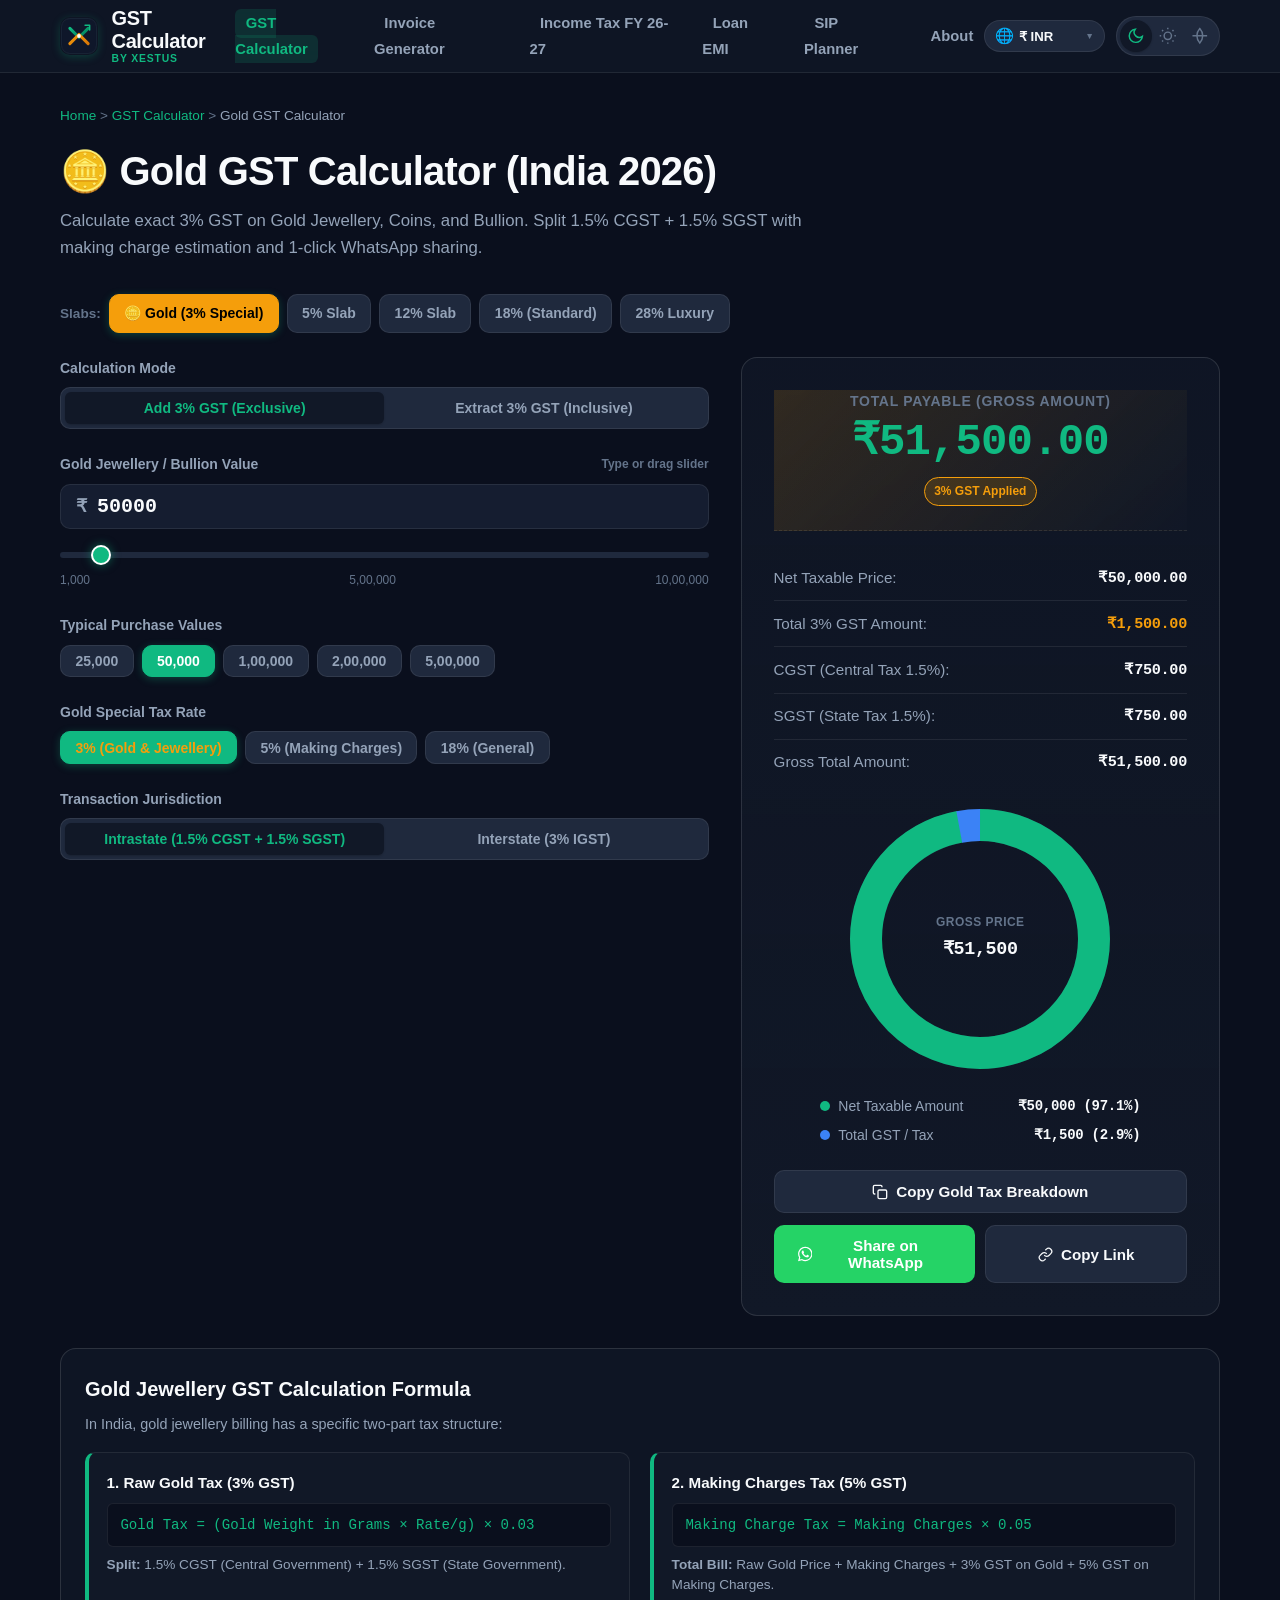
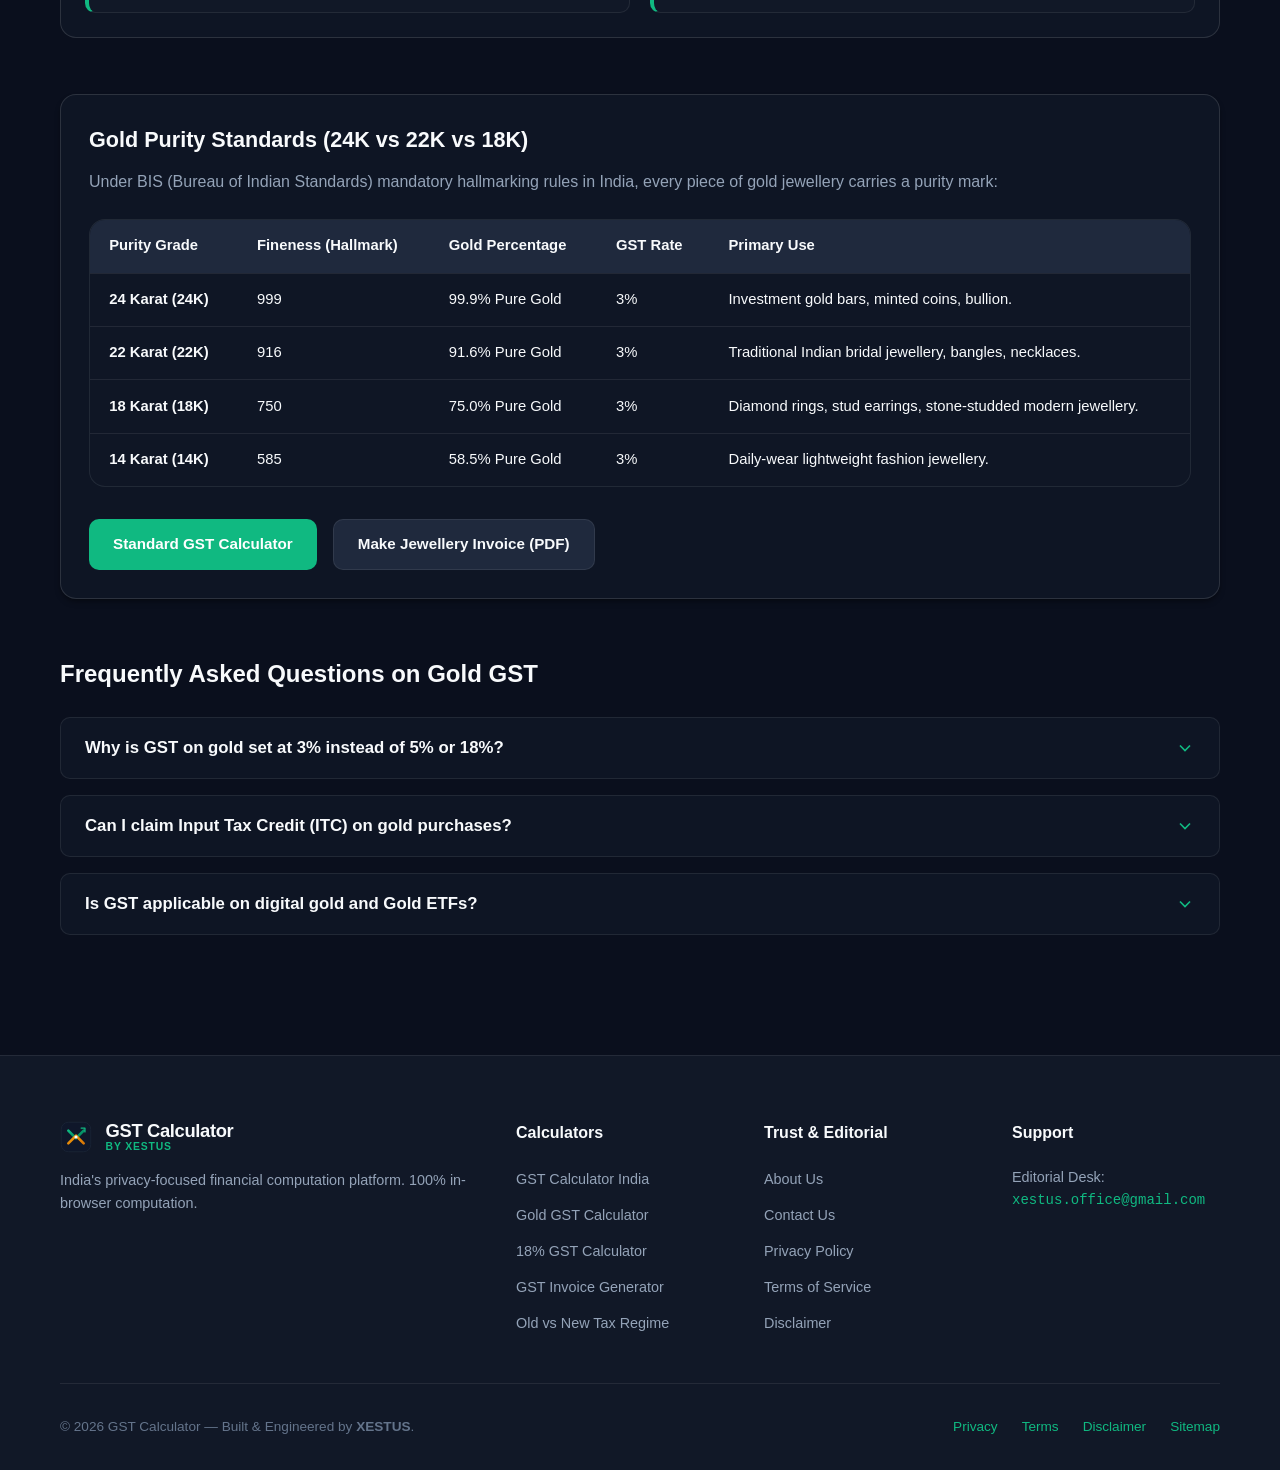
<file: gold-gst-calculator.html>
<!DOCTYPE html>
<html lang="en" data-theme="dark">
<head>
  <meta charset="UTF-8">
  <meta name="viewport" content="width=device-width, initial-scale=1.0">
  <meta http-equiv="X-UA-Compatible" content="IE=edge">
  
  <meta http-equiv="Content-Security-Policy" content="default-src 'self' https: data: 'unsafe-inline'; script-src 'self' 'unsafe-inline' https:; style-src 'self' 'unsafe-inline'; img-src 'self' data: https:; frame-src 'self' https:; connect-src 'self' https:;">
  <meta http-equiv="X-Content-Type-Options" content="nosniff">
  <meta name="referrer" content="strict-origin-when-cross-origin">

  <title>Gold GST Calculator (2026) - Jewellery Tax &amp; Making Charges | XESTUS</title>
  <meta name="description" content="Calculate GST on gold jewellery in India. Accurate 3% GST calculation on 24K, 22K, 18K gold and 5% GST on making charges with CGST and SGST breakdown. Powered by XESTUS.">
  <link rel="canonical" href="https://gst.xestus.in/gold-gst-calculator.html">

  <meta property="og:type" content="article">
  <meta property="og:url" content="https://gst.xestus.in/gold-gst-calculator.html">
  <meta property="og:title" content="Gold GST Calculator (2026) | by XESTUS">
  <meta property="og:description" content="Calculate 3% GST on gold jewellery, bullion, coins, and making charges with visual breakdown and WhatsApp share.">
  <meta property="og:image" content="./assets/icons/icon-512.svg">

  <link rel="icon" type="image/svg+xml" href="./assets/icons/favicon.svg">
  <link rel="apple-touch-icon" href="./assets/icons/icon-192.svg">
  <link rel="manifest" href="./manifest.json">
  <meta name="theme-color" content="#10B981">

  <link rel="stylesheet" href="./css/style.css">

  <script type="application/ld+json">
  {
    "@context": "https://schema.org",
    "@graph": [
      {
        "@type": "BreadcrumbList",
        "itemListElement": [
          {
            "@type": "ListItem",
            "position": 1,
            "name": "Home",
            "item": "https://gst.xestus.in/"
          },
          {
            "@type": "ListItem",
            "position": 2,
            "name": "GST Calculator",
            "item": "https://gst.xestus.in/gst-calculator.html"
          },
          {
            "@type": "ListItem",
            "position": 3,
            "name": "Gold GST Calculator",
            "item": "https://gst.xestus.in/gold-gst-calculator.html"
          }
        ]
      },
      {
        "@type": "WebApplication",
        "name": "Gold GST Calculator by XESTUS",
        "applicationCategory": "BusinessApplication",
        "operatingSystem": "All modern browsers",
        "description": "Calculates 3% GST on gold, silver, and precious jewellery along with making charges in India.",
        "offers": {
          "@type": "Offer",
          "price": "0",
          "priceCurrency": "INR"
        }
      },
      {
        "@type": "FAQPage",
        "mainEntity": [
          {
            "@type": "Question",
            "name": "How much GST is applicable on gold purchases in India?",
            "acceptedAnswer": {
              "@type": "Answer",
              "text": "Gold purchases in India attract a 3% GST on the value of raw gold metal, plus a 5% GST on the making charges (craftsmanship cost) applied by the jeweller."
            }
          },
          {
            "@type": "Question",
            "name": "How is 3% GST divided between Central and State governments?",
            "acceptedAnswer": {
              "@type": "Answer",
              "text": "For intrastate jewellery purchases, the 3% GST is split equally into 1.5% CGST (Central GST) and 1.5% SGST (State GST)."
            }
          },
          {
            "@type": "Question",
            "name": "Is GST charged when exchanging old gold for new jewellery?",
            "acceptedAnswer": {
              "@type": "Answer",
              "text": "No GST is charged on the exchange value of old gold if sold to a registered jeweller. However, GST is applicable on the net difference amount and making charges for the new piece."
            }
          },
          {
            "@type": "Question",
            "name": "What is the formula to calculate final gold jewellery price with GST?",
            "acceptedAnswer": {
              "@type": "Answer",
              "text": "Final Price = (Gold Weight in Grams × Rate per Gram) + Making Charges + 3% GST on (Gold Value + Making Charges)."
            }
          }
        ]
      }
    ]
  }
  </script>
  <!-- Google AdSense Auto Ads -->
  <script async src="https://pagead2.googlesyndication.com/pagead/js/adsbygoogle.js?client=ca-pub-1489572262543869" crossorigin="anonymous"></script>
</head>
<body>

  <!-- Site Header -->
  <header class="site-header">
    <div class="container nav-container">
      <a href="./index.html" class="brand-logo" aria-label="GST Calculator Home">
        <img src="./assets/icons/favicon.svg" alt="GST Calculator Logo" class="brand-icon" width="38" height="38">
        <div class="brand-text-wrap">
          <span class="brand-main-title">GST Calculator</span>
          <span class="brand-sub-badge">by XESTUS</span>
        </div>
      </a>

      <nav aria-label="Main Navigation">
        <ul class="nav-links">
          <li><a href="./gst-calculator.html" class="nav-link active">GST Calculator</a></li>
          <li><a href="./gst-invoice-generator.html" class="nav-link">Invoice Generator</a></li>
          <li><a href="./income-tax-calculator.html" class="nav-link">Income Tax FY 26-27</a></li>
          <li><a href="./loan-emi-calculator.html" class="nav-link">Loan EMI</a></li>
          <li><a href="./sip-calculator.html" class="nav-link">SIP Planner</a></li>
          <li><a href="./about.html" class="nav-link">About</a></li>
        </ul>
      </nav>

      <div class="nav-actions">
        <!-- Global Currency Switcher -->
        <div class="currency-select-wrapper" title="Select Global Currency">
          <span class="currency-select-icon" aria-hidden="true">🌐</span>
          <select class="currency-select" aria-label="Select Currency">
            <option value="INR">₹ INR</option>
            <option value="USD">$ USD</option>
            <option value="EUR">€ EUR</option>
            <option value="GBP">£ GBP</option>
            <option value="AED">AED</option>
            <option value="CAD">CA$ CAD</option>
            <option value="AUD">A$ AUD</option>
            <option value="SGD">S$ SGD</option>
            <option value="JPY">¥ JPY</option>
            <option value="SAR">SAR</option>
            <option value="BDT">৳ BDT</option>
            <option value="MYR">RM MYR</option>
            <option value="THB">฿ THB</option>
            <option value="CHF">CHF</option>
          </select>
          <span class="currency-select-arrow" aria-hidden="true">▼</span>
        </div>

        <div class="theme-switcher" role="group" aria-label="Display theme selection">
          <button type="button" class="theme-btn active" data-set-theme="dark" title="Night Mode (Dark)"><svg viewBox="0 0 24 24" fill="none" stroke="currentColor" stroke-width="2"><path d="M21 12.79A9 9 0 1 1 11.21 3 7 7 0 0 0 21 12.79z"/></svg></button>
          <button type="button" class="theme-btn" data-set-theme="light" title="Day Mode (Light)"><svg viewBox="0 0 24 24" fill="none" stroke="currentColor" stroke-width="2"><circle cx="12" cy="12" r="5"/><line x1="12" y1="1" x2="12" y2="3"/><line x1="12" y1="21" x2="12" y2="23"/><line x1="4.22" y1="4.22" x2="5.64" y2="5.64"/><line x1="18.36" y1="18.36" x2="19.78" y2="19.78"/><line x1="1" y1="12" x2="3" y2="12"/><line x1="21" y1="12" x2="23" y2="12"/><line x1="4.22" y1="19.78" x2="5.64" y2="18.36"/><line x1="18.36" y1="5.64" x2="19.78" y2="4.22"/></svg></button>
          <button type="button" class="theme-btn" data-set-theme="ochre" title="Eye Protect (Warm Ochre)"><svg viewBox="0 0 24 24" fill="none" stroke="currentColor" stroke-width="2"><path d="M2 12h20M12 2a15.3 15.3 0 0 1 4 10 15.3 15.3 0 0 1-4 10 15.3 15.3 0 0 1-4-10 15.3 15.3 0 0 1 4-10z"/></svg></button>
        </div>
        <button class="mobile-toggle" aria-label="Toggle Navigation Menu">
          <svg viewBox="0 0 24 24" fill="none" stroke="currentColor" stroke-width="2"><line x1="3" y1="12" x2="21" y2="12"/><line x1="3" y1="6" x2="21" y2="6"/><line x1="3" y1="18" x2="21" y2="18"/></svg>
        </button>
      </div>
    </div>
  </header>

  <main class="main-content">
    <div class="container">
      
      <!-- Page Header -->
      <div style="margin-bottom:2rem;">
        <nav aria-label="Breadcrumb" style="font-size:0.85rem;color:var(--text-muted);margin-bottom:0.75rem;">
          <a href="./index.html">Home</a> &gt; <a href="./gst-calculator.html">GST Calculator</a> &gt; <span style="color:var(--text-secondary);">Gold GST Calculator</span>
        </nav>
        <h1 style="font-size:clamp(1.8rem, 3.5vw, 2.5rem);font-weight:800;letter-spacing:-0.02em;">
          🪙 Gold GST Calculator (India 2026)
        </h1>
        <p style="color:var(--text-secondary);font-size:1.05rem;max-width:760px;margin-top:0.35rem;">
          Calculate exact 3% GST on Gold Jewellery, Coins, and Bullion. Split 1.5% CGST + 1.5% SGST with making charge estimation and 1-click WhatsApp sharing.
        </p>
      </div>

      <!-- Quick Slab Jump Pills -->
      <div style="display:flex;gap:0.5rem;flex-wrap:wrap;margin-bottom:1.5rem;">
        <span style="font-size:0.85rem;color:var(--text-muted);align-self:center;font-weight:600;">Slabs:</span>
        <span class="chip-btn active" style="pointer-events:none;background:var(--accent-gold);border-color:var(--accent-gold);color:#000;">🪙 Gold (3% Special)</span>
        <a href="./gst-calculator.html?rate=5" class="chip-btn" style="text-decoration:none;">5% Slab</a>
        <a href="./gst-calculator.html?rate=12" class="chip-btn" style="text-decoration:none;">12% Slab</a>
        <a href="./18-percent-gst-calculator.html" class="chip-btn" style="text-decoration:none;">18% (Standard)</a>
        <a href="./gst-calculator.html?rate=28" class="chip-btn" style="text-decoration:none;">28% Luxury</a>
      </div>

      <!-- Calculator Workspace -->
      <div class="calc-workspace">
        <!-- Controls Column -->
        <div class="calc-controls">
          
          <!-- Mode Tabs -->
          <div class="form-group">
            <label class="form-label">Calculation Mode</label>
            <div class="segmented-control" role="tablist">
              <button type="button" class="active" data-gst-mode="exclusive" role="tab" aria-selected="true">Add 3% GST (Exclusive)</button>
              <button type="button" data-gst-mode="inclusive" role="tab" aria-selected="false">Extract 3% GST (Inclusive)</button>
            </div>
          </div>

          <!-- Base Amount Input -->
          <div class="form-group">
            <label class="form-label" for="gst-amount">
              <span>Gold Jewellery / Bullion Value</span>
              <span class="form-hint">Type or drag slider</span>
            </label>
            <div class="input-currency-wrapper">
              <span class="input-currency-symbol">₹</span>
              <input type="number" id="gst-amount" class="input-currency" value="50000" min="0" step="any">
            </div>
            <div class="range-slider-wrapper">
              <input type="range" id="gst-slider" class="range-slider" min="1000" max="1000000" step="1000" value="50000" aria-label="Amount range slider">
              <div class="slider-labels">
                <span>1,000</span>
                <span>5,00,000</span>
                <span>10,00,000</span>
              </div>
            </div>
          </div>

          <!-- Quick Preset Chips for Gold Buyers -->
          <div class="form-group">
            <label class="form-label">Typical Purchase Values</label>
            <div class="chip-group">
              <button type="button" class="chip-btn" data-amount-chip="25000">25,000</button>
              <button type="button" class="chip-btn active" data-amount-chip="50000">50,000</button>
              <button type="button" class="chip-btn" data-amount-chip="100000">1,00,000</button>
              <button type="button" class="chip-btn" data-amount-chip="200000">2,00,000</button>
              <button type="button" class="chip-btn" data-amount-chip="500000">5,00,000</button>
            </div>
          </div>

          <!-- Rate Slabs (Custom 3% active for gold) -->
          <div class="form-group">
            <label class="form-label">Gold Special Tax Rate</label>
            <div class="chip-group" id="gst-slab-container" style="margin-bottom:0.75rem;">
              <button type="button" class="chip-btn gst-slab-btn active" data-rate="3" style="font-weight:700;color:var(--accent-gold);">3% (Gold &amp; Jewellery)</button>
              <button type="button" class="chip-btn gst-slab-btn" data-rate="5">5% (Making Charges)</button>
              <button type="button" class="chip-btn gst-slab-btn" data-rate="18">18% (General)</button>
            </div>
            <input type="hidden" id="gst-custom-rate" value="3">
          </div>

          <!-- Supply Type: Intrastate vs Interstate -->
          <div class="form-group" style="margin-bottom:0;">
            <label class="form-label">Transaction Jurisdiction</label>
            <div class="segmented-control">
              <button type="button" class="active" data-gst-supply="intra">Intrastate (1.5% CGST + 1.5% SGST)</button>
              <button type="button" data-gst-supply="inter">Interstate (3% IGST)</button>
            </div>
          </div>
        </div>

        <!-- Results Panel Column -->
        <div class="results-panel">
          <div class="result-hero" style="background:linear-gradient(135deg, rgba(245, 158, 11, 0.15) 0%, rgba(17, 24, 39, 0.8) 100%);">
            <div class="result-hero-label" id="res-hero-label">Total Jewellery Cost (Gross)</div>
            <div class="result-hero-amount font-mono" id="res-hero-amount">₹51,500.00</div>
            <span class="card-badge" id="res-rate-badge" style="margin-top:0.5rem;display:inline-block;background:var(--accent-gold-subtle);color:var(--accent-gold);border:1px solid var(--accent-gold);">3% Gold GST Applied</span>
          </div>

          <div style="margin-bottom:1.5rem;">
            <div class="breakdown-row">
              <span class="breakdown-label" id="res-net-label">Raw Gold Value (Net):</span>
              <span class="breakdown-value font-mono" id="res-net-amount">₹50,000.00</span>
            </div>
            <div class="breakdown-row">
              <span class="breakdown-label">Total 3% GST Amount:</span>
              <span class="breakdown-value font-mono" style="color:var(--accent-gold);font-weight:700;" id="res-total-gst">₹1,500.00</span>
            </div>
            <div class="breakdown-row" id="res-cgst-row">
              <span class="breakdown-label">CGST (Central Tax 1.5%):</span>
              <span class="breakdown-value font-mono" id="res-cgst">₹750.00</span>
            </div>
            <div class="breakdown-row" id="res-sgst-row">
              <span class="breakdown-label">SGST (State Tax 1.5%):</span>
              <span class="breakdown-value font-mono" id="res-sgst">₹750.00</span>
            </div>
            <div class="breakdown-row" id="res-igst-row" style="display:none;">
              <span class="breakdown-label">IGST (Integrated Tax 3%):</span>
              <span class="breakdown-value font-mono" id="res-igst">₹1,500.00</span>
            </div>
            <div class="breakdown-row">
              <span class="breakdown-label" id="res-gross-label">Final Gross Amount:</span>
              <span class="breakdown-value font-mono" style="font-weight:800;" id="res-gross-amount">₹51,500.00</span>
            </div>
          </div>

          <!-- Visual Donut Chart Container -->
          <div id="gst-chart-container" style="margin-bottom:1.5rem;"></div>

          <button type="button" id="btn-copy-gst" class="btn btn-secondary btn-block">
            <svg width="16" height="16" viewBox="0 0 24 24" fill="none" stroke="currentColor" stroke-width="2"><rect x="9" y="9" width="13" height="13" rx="2" ry="2"/><path d="M5 15H4a2 2 0 0 1-2-2V4a2 2 0 0 1 2-2h9a2 2 0 0 1 2 2v1"/></svg>
            Copy Gold Tax Breakdown
          </button>

          <div class="share-actions-group">
            <button type="button" id="btn-share-whatsapp" class="btn btn-whatsapp">
              <svg width="16" height="16" viewBox="0 0 24 24" fill="currentColor"><path d="M.057 24l1.687-6.163c-1.041-1.804-1.588-3.849-1.587-5.946.003-6.556 5.338-11.891 11.893-11.891 3.181.001 6.167 1.24 8.413 3.488 2.245 2.248 3.481 5.236 3.48 8.414-.003 6.557-5.338 11.892-11.893 11.892-1.99-.001-3.951-.5-5.688-1.448l-6.305 1.654zm6.597-3.807c1.676.995 3.276 1.591 5.392 1.592 5.448 0 9.886-4.434 9.889-9.885.002-5.462-4.415-9.89-9.881-9.892-5.452 0-9.887 4.434-9.889 9.884-.001 2.225.651 3.891 1.746 5.634l-.999 3.648 3.742-.981zm11.387-5.464c-.074-.124-.272-.198-.57-.347-.297-.149-1.758-.868-2.031-.967-.272-.099-.47-.149-.669.149-.198.297-.768.967-.941 1.165-.173.198-.347.223-.644.074-.297-.149-1.255-.462-2.39-1.475-.883-.788-1.48-1.761-1.653-2.059-.173-.297-.018-.458.13-.606.134-.133.297-.347.446-.521.151-.172.2-.296.3-.495.099-.198.05-.372-.025-.521-.075-.148-.669-1.611-.916-2.206-.242-.579-.487-.501-.669-.51l-.57-.01c-.198 0-.52.074-.792.372s-1.04 1.016-1.04 2.479 1.065 2.876 1.213 3.074c.149.198 2.095 3.2 5.076 4.487.709.306 1.263.489 1.694.626.712.226 1.36.194 1.872.118.571-.085 1.758-.719 2.006-1.413.248-.695.248-1.29.173-1.414z"/></svg>
              Share on WhatsApp
            </button>
            <button type="button" id="btn-share-link" class="btn btn-secondary btn-share-link">
              <svg width="15" height="15" viewBox="0 0 24 24" fill="none" stroke="currentColor" stroke-width="2"><path d="M10 13a5 5 0 0 0 7.54.54l3-3a5 5 0 0 0-7.07-7.07l-1.72 1.71"/><path d="M14 11a5 5 0 0 0-7.54-.54l-3 3a5 5 0 0 0 7.07 7.07l1.71-1.71"/></svg>
              Copy Link
            </button>
          </div>
        </div>
      </div>

      <!-- Google Featured Snippet Formula Section for Gold -->
      <section class="seo-formula-box">
        <h2 style="font-size:1.25rem;font-weight:700;margin-bottom:0.5rem;color:var(--text-primary);">Gold Jewellery GST Calculation Formula</h2>
        <p style="color:var(--text-secondary);font-size:0.9rem;margin-bottom:1rem;">In India, gold jewellery billing has a specific two-part tax structure:</p>

        <div class="formula-grid">
          <div class="formula-card">
            <h4>1. Raw Gold Tax (3% GST)</h4>
            <div class="formula-expr">Gold Tax = (Gold Weight in Grams × Rate/g) × 0.03</div>
            <p><strong>Split:</strong> 1.5% CGST (Central Government) + 1.5% SGST (State Government).</p>
          </div>

          <div class="formula-card">
            <h4>2. Making Charges Tax (5% GST)</h4>
            <div class="formula-expr">Making Charge Tax = Making Charges × 0.05</div>
            <p><strong>Total Bill:</strong> Raw Gold Price + Making Charges + 3% GST on Gold + 5% GST on Making Charges.</p>
          </div>
        </div>
      </section>

      <!-- Editorial Guide: Gold Purity & Hallmarking -->
      <section class="card section-spacer">
        <h2 style="font-size:1.35rem;font-weight:700;margin-bottom:0.75rem;">Gold Purity Standards (24K vs 22K vs 18K)</h2>
        <p style="color:var(--text-secondary);line-height:1.6;margin-bottom:1.25rem;">
          Under BIS (Bureau of Indian Standards) mandatory hallmarking rules in India, every piece of gold jewellery carries a purity mark:
        </p>

        <div class="table-responsive">
          <table class="data-table">
            <thead>
              <tr>
                <th>Purity Grade</th>
                <th>Fineness (Hallmark)</th>
                <th>Gold Percentage</th>
                <th>GST Rate</th>
                <th>Primary Use</th>
              </tr>
            </thead>
            <tbody>
              <tr>
                <td><strong>24 Karat (24K)</strong></td>
                <td>999</td>
                <td>99.9% Pure Gold</td>
                <td>3%</td>
                <td>Investment gold bars, minted coins, bullion.</td>
              </tr>
              <tr>
                <td><strong>22 Karat (22K)</strong></td>
                <td>916</td>
                <td>91.6% Pure Gold</td>
                <td>3%</td>
                <td>Traditional Indian bridal jewellery, bangles, necklaces.</td>
              </tr>
              <tr>
                <td><strong>18 Karat (18K)</strong></td>
                <td>750</td>
                <td>75.0% Pure Gold</td>
                <td>3%</td>
                <td>Diamond rings, stud earrings, stone-studded modern jewellery.</td>
              </tr>
              <tr>
                <td><strong>14 Karat (14K)</strong></td>
                <td>585</td>
                <td>58.5% Pure Gold</td>
                <td>3%</td>
                <td>Daily-wear lightweight fashion jewellery.</td>
              </tr>
            </tbody>
          </table>
        </div>

        <div style="margin-top:1.5rem;display:flex;gap:1rem;flex-wrap:wrap;">
          <a href="./gst-calculator.html" class="btn btn-primary">Standard GST Calculator</a>
          <a href="./gst-invoice-generator.html" class="btn btn-secondary">Make Jewellery Invoice (PDF)</a>
        </div>
      </section>

      <!-- FAQ Section -->
      <section class="section-spacer">
        <h2>Frequently Asked Questions on Gold GST</h2>
        <div class="faq-list">
          <div class="faq-item">
            <button type="button" class="faq-question">
              <span>Why is GST on gold set at 3% instead of 5% or 18%?</span>
              <svg class="faq-icon" viewBox="0 0 24 24" fill="none" stroke="currentColor" stroke-width="2"><polyline points="6 9 12 15 18 9"/></svg>
            </button>
            <div class="faq-answer">
              <p>The GST Council instituted a special 3% rate for precious metals (Gold, Silver, Platinum) to discourage unrecorded cash transactions and illegal smuggling while keeping tax compliance high among Indian households.</p>
            </div>
          </div>

          <div class="faq-item">
            <button type="button" class="faq-question">
              <span>Can I claim Input Tax Credit (ITC) on gold purchases?</span>
              <svg class="faq-icon" viewBox="0 0 24 24" fill="none" stroke="currentColor" stroke-width="2"><polyline points="6 9 12 15 18 9"/></svg>
            </button>
            <div class="faq-answer">
              <p>Only registered jewellery manufacturers and traders can claim ITC on gold purchased for commercial resale or further manufacturing. Individual retail consumers buying jewellery for personal use cannot claim ITC.</p>
            </div>
          </div>

          <div class="faq-item">
            <button type="button" class="faq-question">
              <span>Is GST applicable on digital gold and Gold ETFs?</span>
              <svg class="faq-icon" viewBox="0 0 24 24" fill="none" stroke="currentColor" stroke-width="2"><polyline points="6 9 12 15 18 9"/></svg>
            </button>
            <div class="faq-answer">
              <p>Yes, 3% GST is charged when buying Digital Gold (since physical gold is stored in vaults on your behalf). Gold ETFs (Exchange Traded Funds) and Sovereign Gold Bonds (SGBs) do not attract 3% GST on purchase as they are traded as financial securities.</p>
            </div>
          </div>
        </div>
      </section>

    </div>
  </main>

  <!-- Site Footer -->
  <footer class="site-footer">
    <div class="container">
      <div class="footer-grid">
        <div class="footer-col">
          <div class="brand-logo" style="margin-bottom:1rem;">
            <img src="./assets/icons/favicon.svg" alt="GST Calculator Logo" width="32" height="32">
            <div class="brand-text-wrap">
              <span class="brand-main-title" style="font-size:1.15rem;">GST Calculator</span>
              <span class="brand-sub-badge">by XESTUS</span>
            </div>
          </div>
          <p style="color:var(--text-secondary);font-size:0.9rem;">India's privacy-focused financial computation platform. 100% in-browser computation.</p>
        </div>
        <div class="footer-col">
          <h4>Calculators</h4>
          <ul class="footer-links">
            <li><a href="./gst-calculator.html">GST Calculator India</a></li>
            <li><a href="./gold-gst-calculator.html">Gold GST Calculator</a></li>
            <li><a href="./18-percent-gst-calculator.html">18% GST Calculator</a></li>
            <li><a href="./gst-invoice-generator.html">GST Invoice Generator</a></li>
            <li><a href="./income-tax-calculator.html">Old vs New Tax Regime</a></li>
          </ul>
        </div>
        <div class="footer-col">
          <h4>Trust &amp; Editorial</h4>
          <ul class="footer-links">
            <li><a href="./about.html">About Us</a></li>
            <li><a href="./contact.html">Contact Us</a></li>
            <li><a href="./privacy-policy.html">Privacy Policy</a></li>
            <li><a href="./terms.html">Terms of Service</a></li>
            <li><a href="./disclaimer.html">Disclaimer</a></li>
          </ul>
        </div>
        <div class="footer-col">
          <h4>Support</h4>
          <p style="color:var(--text-secondary);font-size:0.9rem;">Editorial Desk:</p>
          <p style="font-family:var(--font-mono);font-size:0.875rem;color:var(--accent-primary);"><a href="mailto:xestus.office@gmail.com">xestus.office@gmail.com</a></p>
        </div>
      </div>
      <div class="footer-bottom">
        <div>&copy; 2026 GST Calculator — Built &amp; Engineered by <strong>XESTUS</strong>.</div>
        <div style="display:flex;gap:1.5rem;">
          <a href="./privacy-policy.html">Privacy</a>
          <a href="./terms.html">Terms</a>
          <a href="./disclaimer.html">Disclaimer</a>
          <a href="./sitemap.xml">Sitemap</a>
        </div>
      </div>
    </div>
  </footer>

  <script src="./js/main.js"></script>
  <script src="./js/chart-renderer.js"></script>
  <script src="./js/gst-calculator.js"></script>
</body>
</html>
</file>
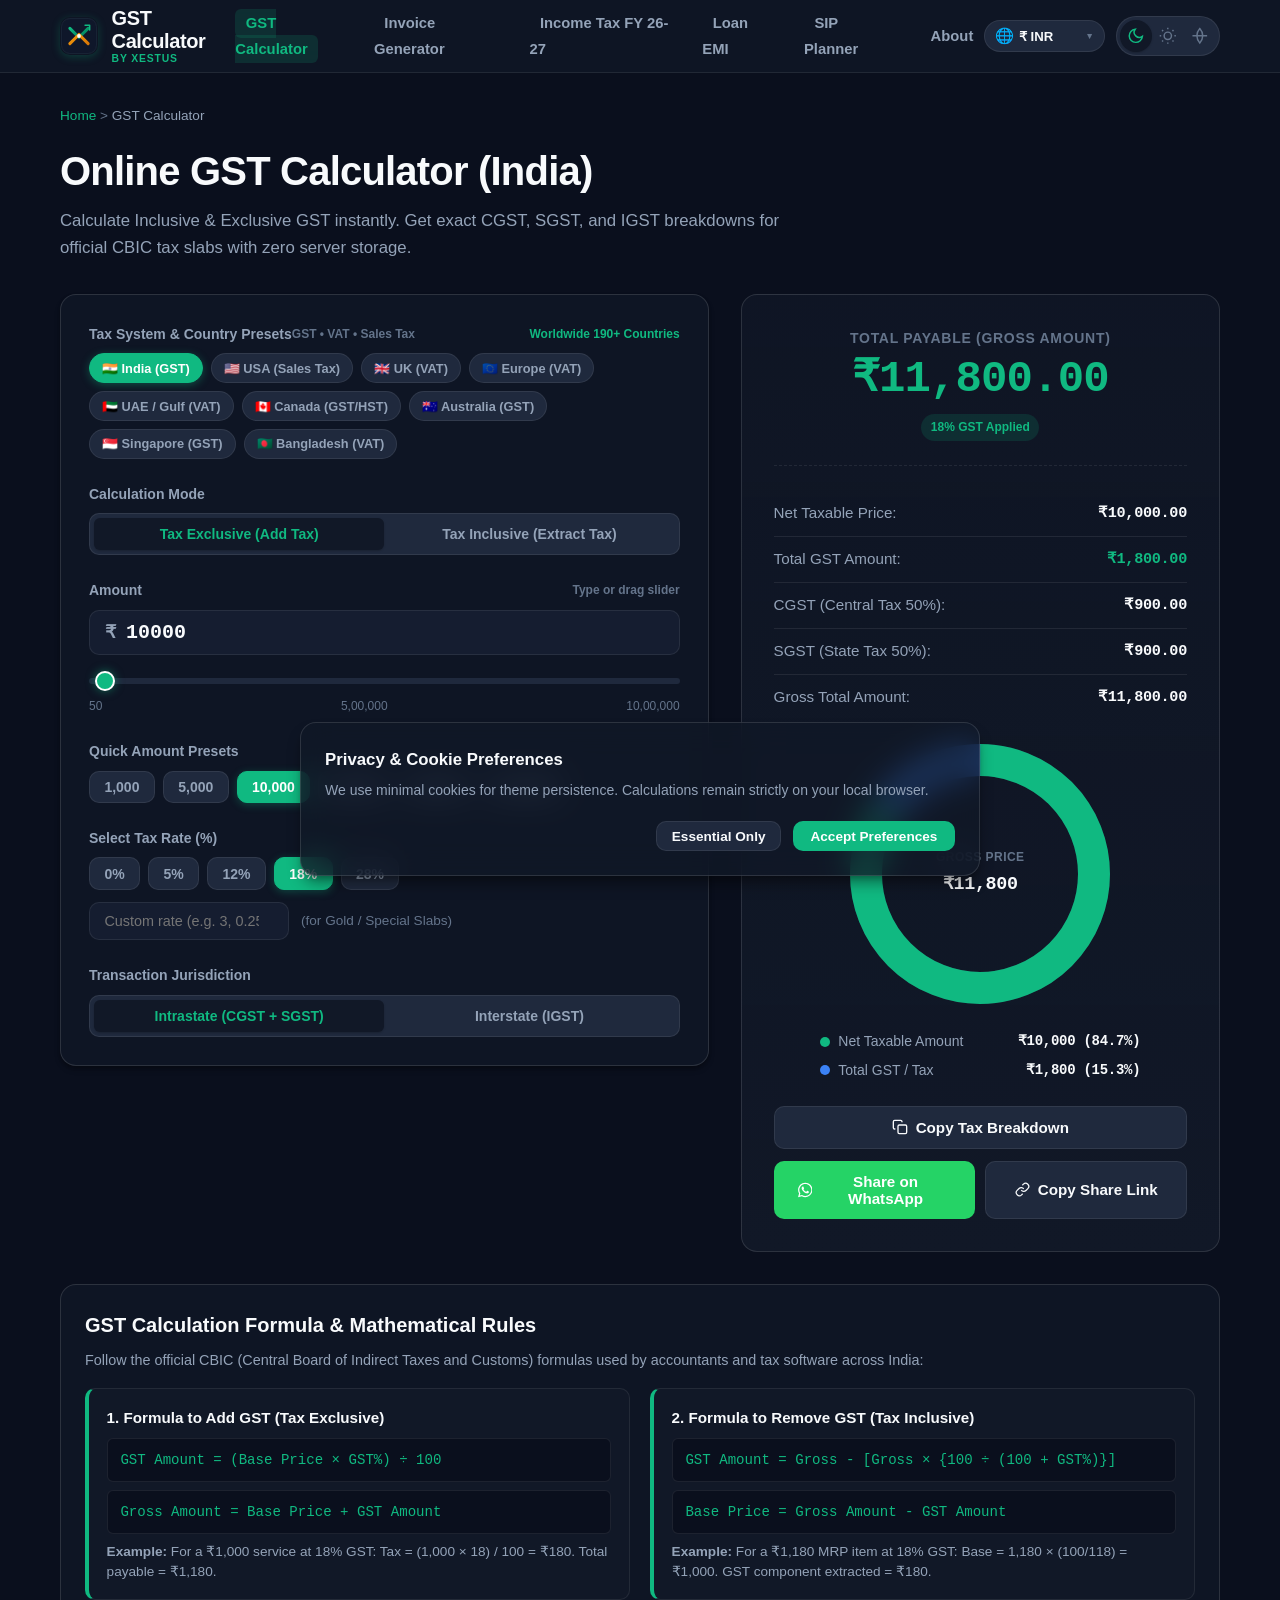
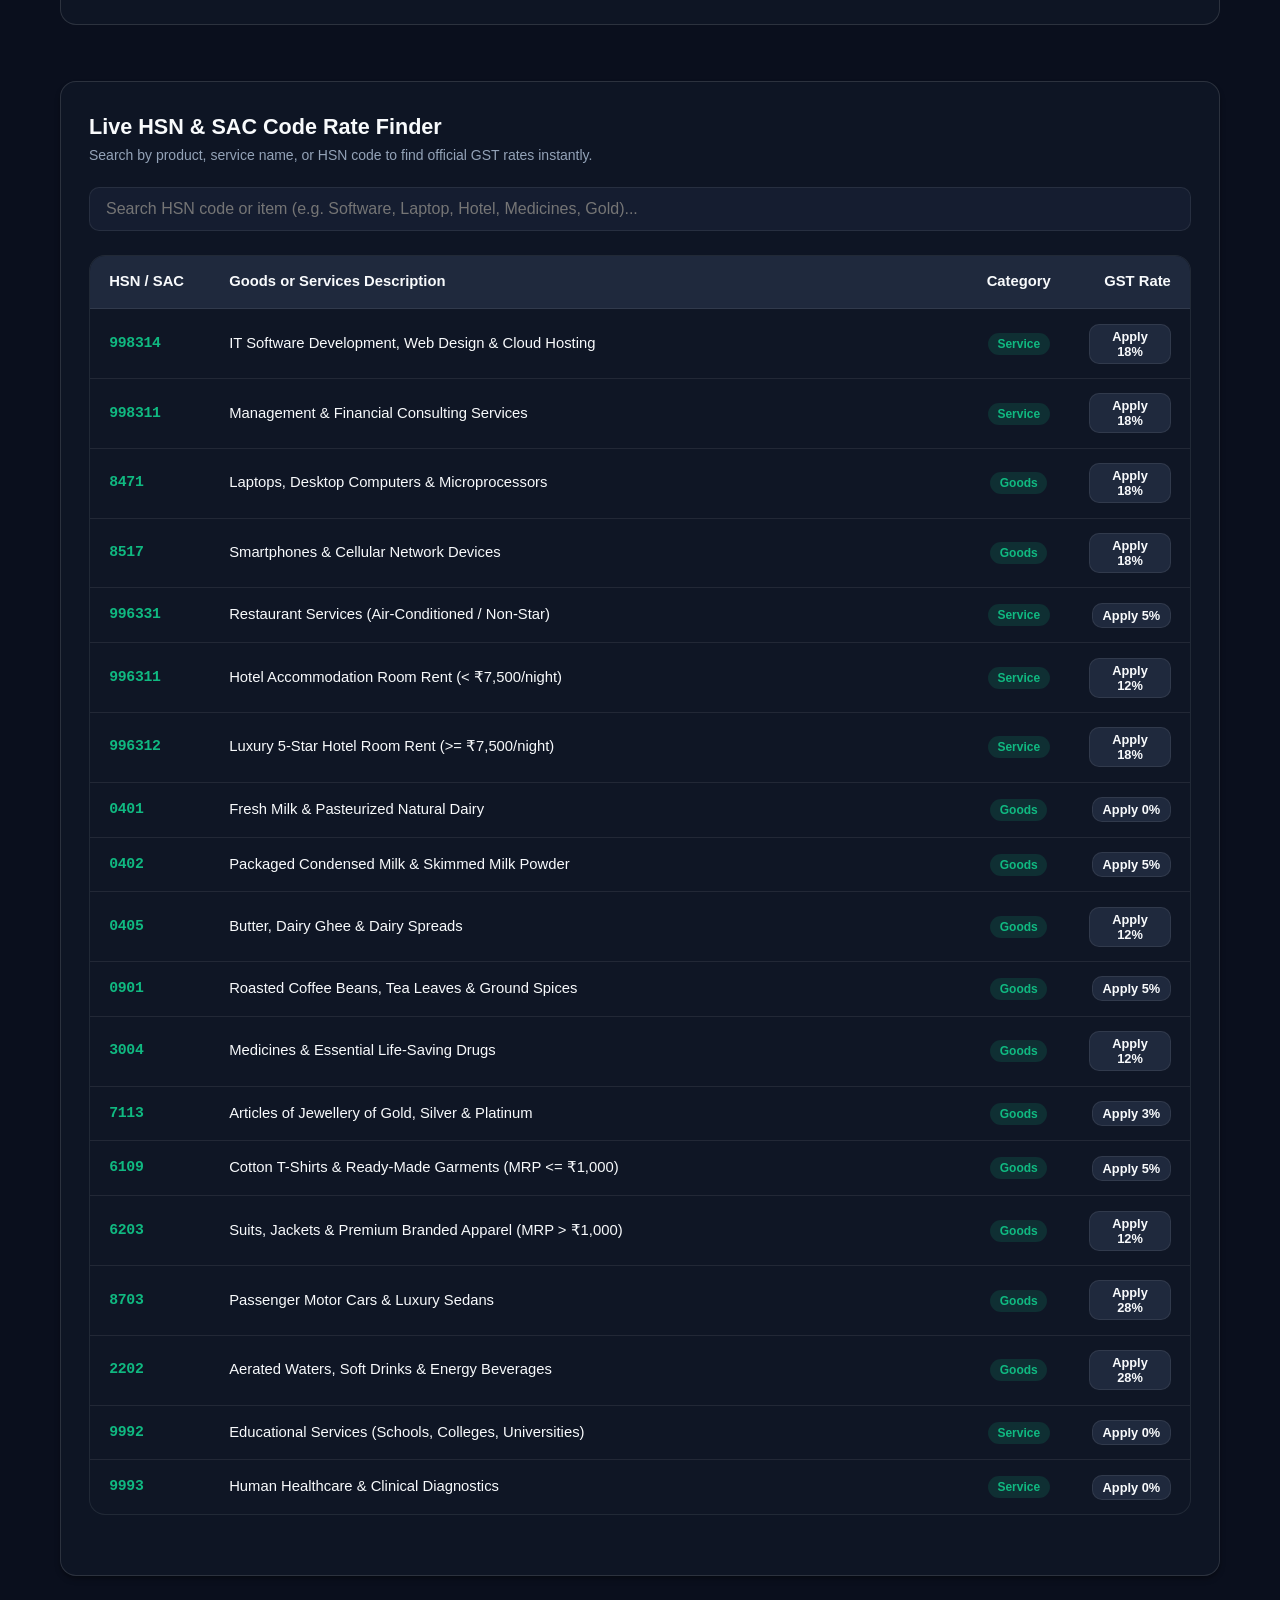
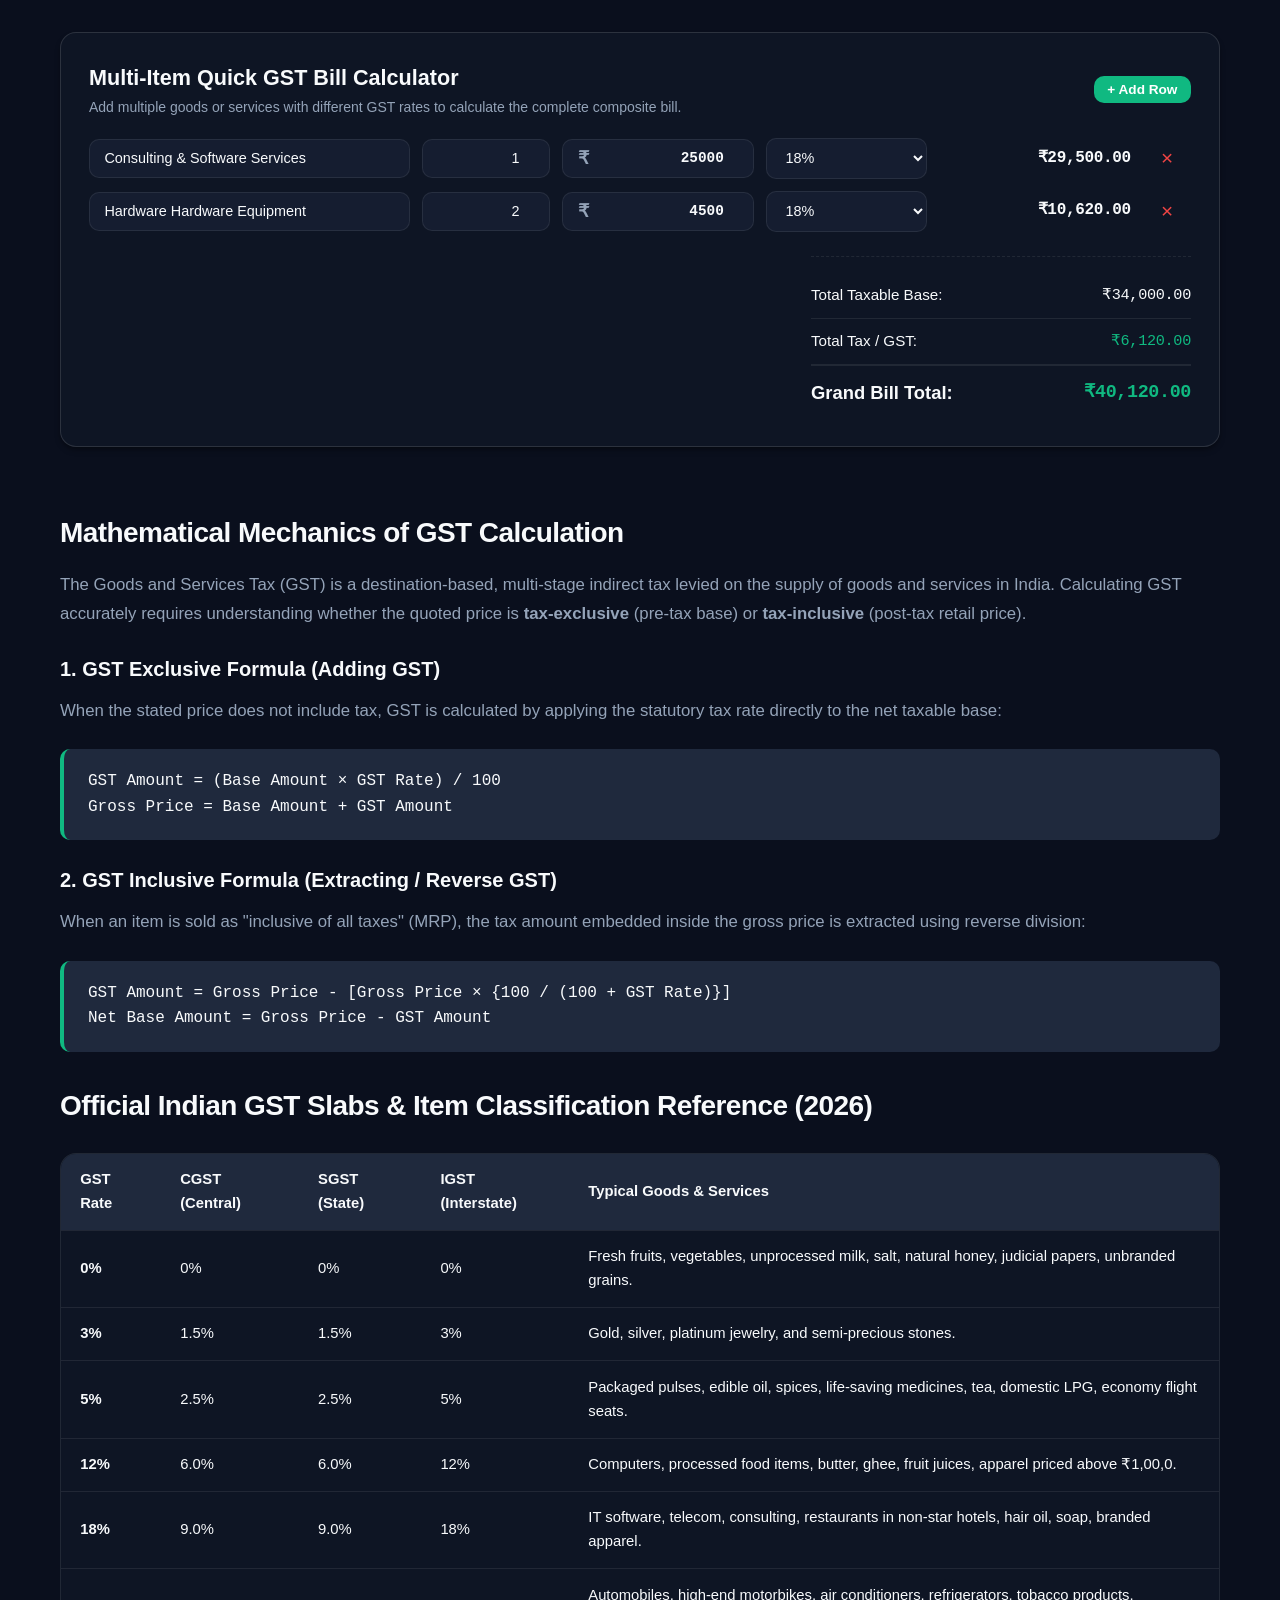
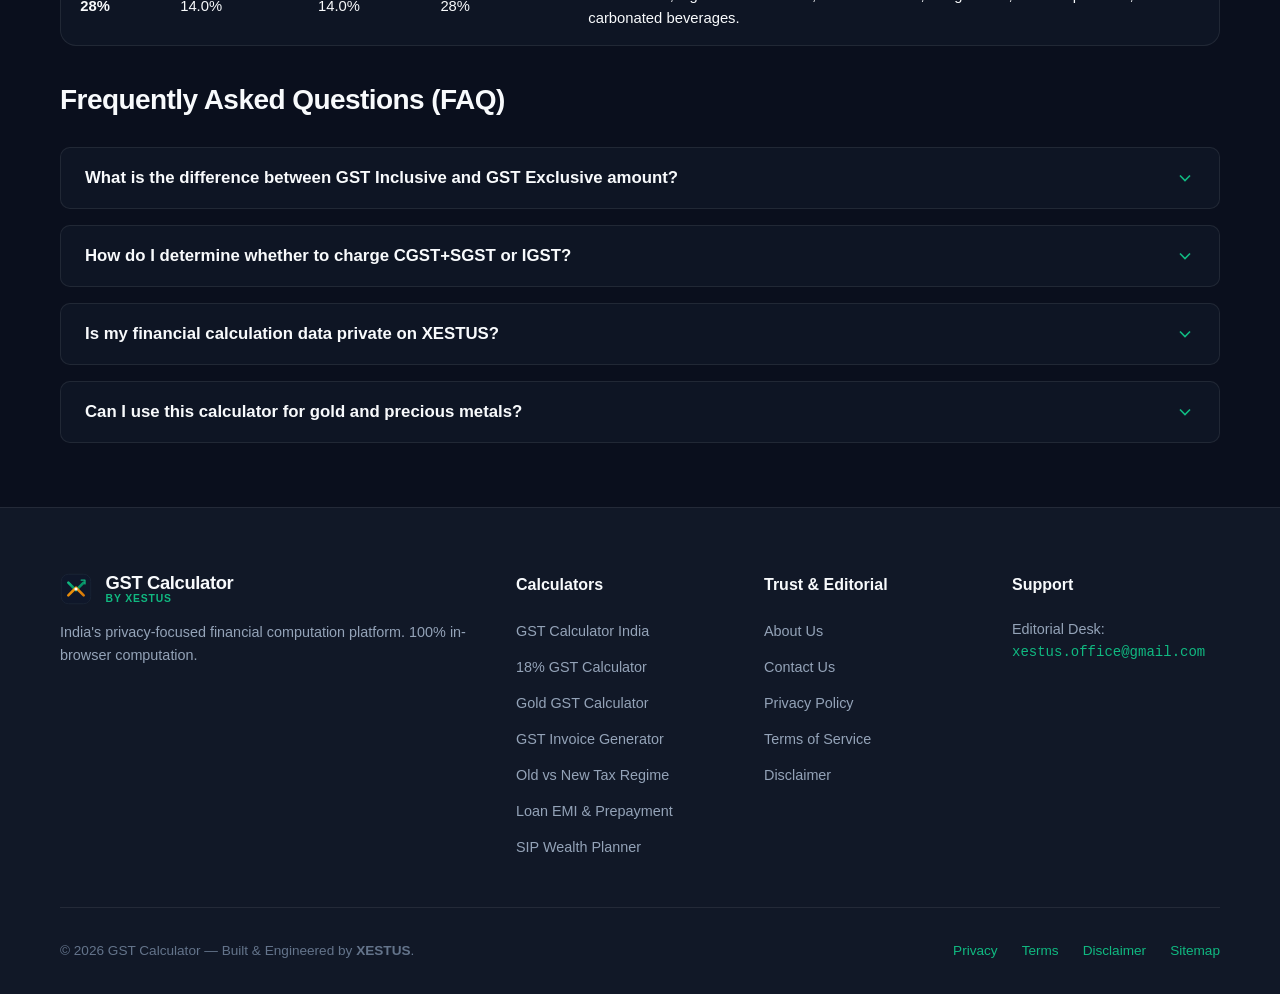
<file: gst-calculator.html>
<!DOCTYPE html>
<html lang="en" data-theme="dark">
<head>
  <meta charset="UTF-8">
  <meta name="viewport" content="width=device-width, initial-scale=1.0">
  <meta http-equiv="X-UA-Compatible" content="IE=edge">
  
  <meta http-equiv="Content-Security-Policy" content="default-src 'self' https: data: 'unsafe-inline'; script-src 'self' 'unsafe-inline' https:; style-src 'self' 'unsafe-inline'; img-src 'self' data: https:; frame-src 'self' https:; connect-src 'self' https:;">
  <meta http-equiv="X-Content-Type-Options" content="nosniff">
  <meta name="referrer" content="strict-origin-when-cross-origin">

  <title>GST Calculator Online (2026) - Add or Remove GST in 1-Click | XESTUS</title>
  <meta name="description" content="Calculate GST in India online for free. Instant Inclusive &amp; Exclusive GST calculation for 5%, 12%, 18%, 28% slabs. Features 1-click WhatsApp sharing, live HSN finder, and visual tax breakdown. Powered by XESTUS.">
  <link rel="canonical" href="https://gst.xestus.in/gst-calculator.html">

  <meta property="og:type" content="article">
  <meta property="og:url" content="https://gst.xestus.in/gst-calculator.html">
  <meta property="og:title" content="GST Calculator India (2026) | by XESTUS">
  <meta property="og:description" content="Accurate online GST calculator conforming to CBIC standards. Compute CGST, SGST, and IGST with interactive visual breakdown.">
  <meta property="og:image" content="./assets/icons/icon-512.svg">

  <link rel="icon" type="image/svg+xml" href="./assets/icons/favicon.svg">
  <link rel="apple-touch-icon" href="./assets/icons/icon-192.svg">
  <link rel="manifest" href="./manifest.json">
  <meta name="theme-color" content="#10B981">

  <link rel="stylesheet" href="./css/style.css">

  <script type="application/ld+json">
  {
    "@context": "https://schema.org",
    "@graph": [
      {
        "@type": "BreadcrumbList",
        "itemListElement": [
          {
            "@type": "ListItem",
            "position": 1,
            "name": "Home",
            "item": "https://gst.xestus.in/"
          },
          {
            "@type": "ListItem",
            "position": 2,
            "name": "GST Calculator",
            "item": "https://gst.xestus.in/gst-calculator.html"
          }
        ]
      },
      {
        "@type": "WebApplication",
        "name": "GST Calculator India by XESTUS",
        "applicationCategory": "BusinessApplication",
        "operatingSystem": "All modern browsers",
        "description": "Calculates Goods and Services Tax (GST) in India with Inclusive and Exclusive options, custom tax rates, and CGST, SGST, and IGST splits.",
        "offers": {
          "@type": "Offer",
          "price": "0",
          "priceCurrency": "INR"
        }
      },
      {
        "@type": "FAQPage",
        "mainEntity": [
          {
            "@type": "Question",
            "name": "What is the difference between GST Inclusive and GST Exclusive amount?",
            "acceptedAnswer": {
              "@type": "Answer",
              "text": "A GST Exclusive price is the raw base cost of a product or service without tax. GST is added on top of it. A GST Inclusive price is the final retail price that already contains the tax component."
            }
          },
          {
            "@type": "Question",
            "name": "How is GST calculated on goods in India?",
            "acceptedAnswer": {
              "@type": "Answer",
              "text": "To add GST (Exclusive): GST Amount = (Base Amount × GST%) ÷ 100. To extract GST (Inclusive): GST Amount = Gross Amount - [Gross Amount × {100 ÷ (100 + GST%)}]."
            }
          },
          {
            "@type": "Question",
            "name": "When should IGST be charged instead of CGST and SGST?",
            "acceptedAnswer": {
              "@type": "Answer",
              "text": "IGST (Integrated GST) is charged when a transaction occurs between two different states (Interstate). CGST (Central GST) and SGST (State GST) are charged in equal 50:50 parts when the supplier and buyer are in the same state (Intrastate)."
            }
          },
          {
            "@type": "Question",
            "name": "What are the primary GST tax slabs in India?",
            "acceptedAnswer": {
              "@type": "Answer",
              "text": "The primary GST tax slabs under the Indian GST regime are 0% (Exempt), 5% (Essential items), 12% (Standard goods/services), 18% (Standard services and commercial goods), and 28% (Luxury and sin goods)."
            }
          }
        ]
      }
    ]
  }
  </script>
  <!-- Google AdSense Auto Ads -->
  <script async src="https://pagead2.googlesyndication.com/pagead/js/adsbygoogle.js?client=ca-pub-1489572262543869" crossorigin="anonymous"></script>
</head>
<body>

  <!-- Site Header -->
  <header class="site-header">
    <div class="container nav-container">
      <a href="./index.html" class="brand-logo" aria-label="GST Calculator Home">
        <img src="./assets/icons/favicon.svg" alt="GST Calculator Logo" class="brand-icon" width="38" height="38">
        <div class="brand-text-wrap">
          <span class="brand-main-title">GST Calculator</span>
          <span class="brand-sub-badge">by XESTUS</span>
        </div>
      </a>

      <nav aria-label="Main Navigation">
        <ul class="nav-links">
          <li><a href="./gst-calculator.html" class="nav-link active">GST Calculator</a></li>
          <li><a href="./gst-invoice-generator.html" class="nav-link">Invoice Generator</a></li>
          <li><a href="./income-tax-calculator.html" class="nav-link">Income Tax FY 26-27</a></li>
          <li><a href="./loan-emi-calculator.html" class="nav-link">Loan EMI</a></li>
          <li><a href="./sip-calculator.html" class="nav-link">SIP Planner</a></li>
          <li><a href="./about.html" class="nav-link">About</a></li>
        </ul>
      </nav>

      <div class="nav-actions">
        <!-- Global Currency Switcher -->
        <div class="currency-select-wrapper" title="Select Global Currency">
          <span class="currency-select-icon" aria-hidden="true">🌐</span>
          <select class="currency-select" aria-label="Select Currency">
            <option value="INR">₹ INR</option>
            <option value="USD">$ USD</option>
            <option value="EUR">€ EUR</option>
            <option value="GBP">£ GBP</option>
            <option value="AED">AED</option>
            <option value="CAD">CA$ CAD</option>
            <option value="AUD">A$ AUD</option>
            <option value="SGD">S$ SGD</option>
            <option value="JPY">¥ JPY</option>
            <option value="SAR">SAR</option>
            <option value="BDT">৳ BDT</option>
            <option value="MYR">RM MYR</option>
            <option value="THB">฿ THB</option>
            <option value="CHF">CHF</option>
          </select>
          <span class="currency-select-arrow" aria-hidden="true">▼</span>
        </div>

        <div class="theme-switcher" role="group" aria-label="Display theme selection">
          <button type="button" class="theme-btn active" data-set-theme="dark" title="Night Mode (Dark)"><svg viewBox="0 0 24 24" fill="none" stroke="currentColor" stroke-width="2"><path d="M21 12.79A9 9 0 1 1 11.21 3 7 7 0 0 0 21 12.79z"/></svg></button>
          <button type="button" class="theme-btn" data-set-theme="light" title="Day Mode (Light)"><svg viewBox="0 0 24 24" fill="none" stroke="currentColor" stroke-width="2"><circle cx="12" cy="12" r="5"/><line x1="12" y1="1" x2="12" y2="3"/><line x1="12" y1="21" x2="12" y2="23"/><line x1="4.22" y1="4.22" x2="5.64" y2="5.64"/><line x1="18.36" y1="18.36" x2="19.78" y2="19.78"/><line x1="1" y1="12" x2="3" y2="12"/><line x1="21" y1="12" x2="23" y2="12"/><line x1="4.22" y1="19.78" x2="5.64" y2="18.36"/><line x1="18.36" y1="5.64" x2="19.78" y2="4.22"/></svg></button>
          <button type="button" class="theme-btn" data-set-theme="ochre" title="Eye Protect (Warm Ochre)"><svg viewBox="0 0 24 24" fill="none" stroke="currentColor" stroke-width="2"><path d="M2 12h20M12 2a15.3 15.3 0 0 1 4 10 15.3 15.3 0 0 1-4 10 15.3 15.3 0 0 1-4-10 15.3 15.3 0 0 1 4-10z"/></svg></button>
        </div>
        <button class="mobile-toggle" aria-label="Toggle Navigation Menu">
          <svg viewBox="0 0 24 24" fill="none" stroke="currentColor" stroke-width="2"><line x1="3" y1="12" x2="21" y2="12"/><line x1="3" y1="6" x2="21" y2="6"/><line x1="3" y1="18" x2="21" y2="18"/></svg>
        </button>
      </div>
    </div>
  </header>

  <main class="main-content">
    <div class="container">
      
      <!-- Page Header -->
      <div style="margin-bottom:2rem;">
        <nav aria-label="Breadcrumb" style="font-size:0.85rem;color:var(--text-muted);margin-bottom:0.75rem;">
          <a href="./index.html">Home</a> &gt; <span style="color:var(--text-secondary);">GST Calculator</span>
        </nav>
        <h1 style="font-size:clamp(1.8rem, 3.5vw, 2.5rem);font-weight:800;letter-spacing:-0.02em;">
          Online GST Calculator (India)
        </h1>
        <p style="color:var(--text-secondary);font-size:1.05rem;max-width:760px;margin-top:0.35rem;">
          Calculate Inclusive &amp; Exclusive GST instantly. Get exact CGST, SGST, and IGST breakdowns for official CBIC tax slabs with zero server storage.
        </p>
      </div>

      <!-- Calculator Workspace -->
      <div class="calc-workspace">
        
        <!-- Controls Column -->
        <div class="card">
          <!-- Country / Region Tax Slabs Presets -->
          <div class="form-group">
            <div style="display:flex;justify-content:space-between;align-items:center;margin-bottom:0.5rem;flex-wrap:wrap;gap:0.35rem;">
              <label class="form-label" style="margin-bottom:0;">
                <span>Tax System &amp; Country Presets</span>
                <span class="form-hint">GST • VAT • Sales Tax</span>
              </label>
              <span style="font-size:0.75rem;color:var(--accent-primary);font-weight:600;">Worldwide 190+ Countries</span>
            </div>
            <div class="country-pill-group">
              <button type="button" class="country-pill active" data-tax-country="IN">🇮🇳 India (GST)</button>
              <button type="button" class="country-pill" data-tax-country="US">🇺🇸 USA (Sales Tax)</button>
              <button type="button" class="country-pill" data-tax-country="GB">🇬🇧 UK (VAT)</button>
              <button type="button" class="country-pill" data-tax-country="EU">🇪🇺 Europe (VAT)</button>
              <button type="button" class="country-pill" data-tax-country="AE">🇦🇪 UAE / Gulf (VAT)</button>
              <button type="button" class="country-pill" data-tax-country="CA">🇨🇦 Canada (GST/HST)</button>
              <button type="button" class="country-pill" data-tax-country="AU">🇦🇺 Australia (GST)</button>
              <button type="button" class="country-pill" data-tax-country="SG">🇸🇬 Singapore (GST)</button>
              <button type="button" class="country-pill" data-tax-country="BD">🇧🇩 Bangladesh (VAT)</button>
            </div>
          </div>

          <!-- Mode Tabs -->
          <div class="form-group">
            <label class="form-label">Calculation Mode</label>
            <div class="segmented-control" role="tablist">
              <button type="button" class="active" data-gst-mode="exclusive" role="tab" aria-selected="true">Tax Exclusive (Add Tax)</button>
              <button type="button" data-gst-mode="inclusive" role="tab" aria-selected="false">Tax Inclusive (Extract Tax)</button>
            </div>
          </div>

          <!-- Base Amount Input -->
          <div class="form-group">
            <label class="form-label" for="gst-amount">
              <span>Amount</span>
              <span class="form-hint">Type or drag slider</span>
            </label>
            <div class="input-currency-wrapper">
              <span class="input-currency-symbol">₹</span>
              <input type="number" id="gst-amount" class="input-currency" value="10000" min="0" step="any">
            </div>
            <div class="range-slider-wrapper">
              <input type="range" id="gst-slider" class="range-slider" min="50" max="1000000" step="50" value="10000" aria-label="Amount range slider">
              <div class="slider-labels">
                <span>50</span>
                <span>5,00,000</span>
                <span>10,00,000</span>
              </div>
            </div>
          </div>

          <!-- Quick Preset Chips -->
          <div class="form-group">
            <label class="form-label">Quick Amount Presets</label>
            <div class="chip-group">
              <button type="button" class="chip-btn" data-amount-chip="1000">1,000</button>
              <button type="button" class="chip-btn" data-amount-chip="5000">5,000</button>
              <button type="button" class="chip-btn active" data-amount-chip="10000">10,000</button>
              <button type="button" class="chip-btn" data-amount-chip="25000">25,000</button>
              <button type="button" class="chip-btn" data-amount-chip="50000">50,000</button>
              <button type="button" class="chip-btn" data-amount-chip="100000">1,00,000</button>
            </div>
          </div>

          <!-- GST Rate Slabs -->
          <div class="form-group">
            <label class="form-label">Select Tax Rate (%)</label>
            <div class="chip-group" id="gst-slab-container" style="margin-bottom:0.75rem;">
              <button type="button" class="chip-btn gst-slab-btn" data-rate="0">0%</button>
              <button type="button" class="chip-btn gst-slab-btn" data-rate="5">5%</button>
              <button type="button" class="chip-btn gst-slab-btn" data-rate="12">12%</button>
              <button type="button" class="chip-btn gst-slab-btn active" data-rate="18">18%</button>
              <button type="button" class="chip-btn gst-slab-btn" data-rate="28">28%</button>
            </div>
            <div style="display:flex;align-items:center;gap:0.75rem;">
              <input type="number" id="gst-custom-rate" placeholder="Custom rate (e.g. 3, 0.25)" style="max-width:200px;font-size:0.9rem;" min="0" max="100" step="0.01">
              <span style="font-size:0.85rem;color:var(--text-muted);">(for Gold / Special Slabs)</span>
            </div>
          </div>

          <!-- Supply Type: Intrastate vs Interstate -->
          <div class="form-group" style="margin-bottom:0;">
            <label class="form-label">Transaction Jurisdiction</label>
            <div class="segmented-control">
              <button type="button" class="active" data-gst-supply="intra">Intrastate (CGST + SGST)</button>
              <button type="button" data-gst-supply="inter">Interstate (IGST)</button>
            </div>
          </div>
        </div>

        <!-- Results Panel Column -->
        <div class="results-panel">
          <div class="result-hero">
            <div class="result-hero-label" id="res-hero-label">Total Payable (Gross Amount)</div>
            <div class="result-hero-amount font-mono" id="res-hero-amount">₹11,800.00</div>
            <span class="card-badge" id="res-rate-badge" style="margin-top:0.5rem;display:inline-block;">18% GST Applied</span>
          </div>

          <div style="margin-bottom:1.5rem;">
            <div class="breakdown-row">
              <span class="breakdown-label" id="res-net-label">Net Taxable Price:</span>
              <span class="breakdown-value font-mono" id="res-net-amount">₹10,000.00</span>
            </div>
            <div class="breakdown-row">
              <span class="breakdown-label">Total GST Amount:</span>
              <span class="breakdown-value font-mono" style="color:var(--accent-primary);" id="res-total-gst">₹1,800.00</span>
            </div>
            <div class="breakdown-row" id="res-cgst-row">
              <span class="breakdown-label">CGST (Central Tax 50%):</span>
              <span class="breakdown-value font-mono" id="res-cgst">₹900.00</span>
            </div>
            <div class="breakdown-row" id="res-sgst-row">
              <span class="breakdown-label">SGST (State Tax 50%):</span>
              <span class="breakdown-value font-mono" id="res-sgst">₹900.00</span>
            </div>
            <div class="breakdown-row" id="res-igst-row" style="display:none;">
              <span class="breakdown-label">IGST (Integrated Tax 100%):</span>
              <span class="breakdown-value font-mono" id="res-igst">₹1,800.00</span>
            </div>
            <div class="breakdown-row">
              <span class="breakdown-label" id="res-gross-label">Gross Total Amount:</span>
              <span class="breakdown-value font-mono" style="font-weight:800;" id="res-gross-amount">₹11,800.00</span>
            </div>
          </div>

          <!-- Visual Donut Chart Container -->
          <div id="gst-chart-container" style="margin-bottom:1.5rem;"></div>

          <!-- Action & Viral Sharing Buttons -->
          <button type="button" id="btn-copy-gst" class="btn btn-secondary btn-block">
            <svg width="16" height="16" viewBox="0 0 24 24" fill="none" stroke="currentColor" stroke-width="2"><rect x="9" y="9" width="13" height="13" rx="2" ry="2"/><path d="M5 15H4a2 2 0 0 1-2-2V4a2 2 0 0 1 2-2h9a2 2 0 0 1 2 2v1"/></svg>
            Copy Tax Breakdown
          </button>

          <div class="share-actions-group">
            <button type="button" id="btn-share-whatsapp" class="btn btn-whatsapp">
              <svg width="16" height="16" viewBox="0 0 24 24" fill="currentColor"><path d="M.057 24l1.687-6.163c-1.041-1.804-1.588-3.849-1.587-5.946.003-6.556 5.338-11.891 11.893-11.891 3.181.001 6.167 1.24 8.413 3.488 2.245 2.248 3.481 5.236 3.48 8.414-.003 6.557-5.338 11.892-11.893 11.892-1.99-.001-3.951-.5-5.688-1.448l-6.305 1.654zm6.597-3.807c1.676.995 3.276 1.591 5.392 1.592 5.448 0 9.886-4.434 9.889-9.885.002-5.462-4.415-9.89-9.881-9.892-5.452 0-9.887 4.434-9.889 9.884-.001 2.225.651 3.891 1.746 5.634l-.999 3.648 3.742-.981zm11.387-5.464c-.074-.124-.272-.198-.57-.347-.297-.149-1.758-.868-2.031-.967-.272-.099-.47-.149-.669.149-.198.297-.768.967-.941 1.165-.173.198-.347.223-.644.074-.297-.149-1.255-.462-2.39-1.475-.883-.788-1.48-1.761-1.653-2.059-.173-.297-.018-.458.13-.606.134-.133.297-.347.446-.521.151-.172.2-.296.3-.495.099-.198.05-.372-.025-.521-.075-.148-.669-1.611-.916-2.206-.242-.579-.487-.501-.669-.51l-.57-.01c-.198 0-.52.074-.792.372s-1.04 1.016-1.04 2.479 1.065 2.876 1.213 3.074c.149.198 2.095 3.2 5.076 4.487.709.306 1.263.489 1.694.626.712.226 1.36.194 1.872.118.571-.085 1.758-.719 2.006-1.413.248-.695.248-1.29.173-1.414z"/></svg>
              Share on WhatsApp
            </button>
            <button type="button" id="btn-share-link" class="btn btn-secondary btn-share-link">
              <svg width="15" height="15" viewBox="0 0 24 24" fill="none" stroke="currentColor" stroke-width="2"><path d="M10 13a5 5 0 0 0 7.54.54l3-3a5 5 0 0 0-7.07-7.07l-1.72 1.71"/><path d="M14 11a5 5 0 0 0-7.54-.54l-3 3a5 5 0 0 0 7.07 7.07l1.71-1.71"/></svg>
              Copy Share Link
            </button>
          </div>
        </div>
      </div>

      <!-- Google Featured Snippet (Position #0) Formula Target Box -->
      <section class="seo-formula-box">
        <h2 style="font-size:1.25rem;font-weight:700;margin-bottom:0.5rem;color:var(--text-primary);">GST Calculation Formula &amp; Mathematical Rules</h2>
        <p style="color:var(--text-secondary);font-size:0.9rem;margin-bottom:1rem;">Follow the official CBIC (Central Board of Indirect Taxes and Customs) formulas used by accountants and tax software across India:</p>

        <div class="formula-grid">
          <div class="formula-card">
            <h4>1. Formula to Add GST (Tax Exclusive)</h4>
            <div class="formula-expr">GST Amount = (Base Price × GST%) ÷ 100</div>
            <div class="formula-expr">Gross Amount = Base Price + GST Amount</div>
            <p><strong>Example:</strong> For a ₹1,000 service at 18% GST: Tax = (1,000 × 18) / 100 = ₹180. Total payable = ₹1,180.</p>
          </div>

          <div class="formula-card">
            <h4>2. Formula to Remove GST (Tax Inclusive)</h4>
            <div class="formula-expr">GST Amount = Gross - [Gross × {100 ÷ (100 + GST%)}]</div>
            <div class="formula-expr">Base Price = Gross Amount - GST Amount</div>
            <p><strong>Example:</strong> For a ₹1,180 MRP item at 18% GST: Base = 1,180 × (100/118) = ₹1,000. GST component extracted = ₹180.</p>
          </div>
        </div>
      </section>

      <!-- Live Interactive HSN / SAC Code Finder -->
      <section class="section-spacer">
        <div class="card">
          <div class="card-header">
            <div>
              <h2 style="font-size:1.35rem;font-weight:700;">Live HSN &amp; SAC Code Rate Finder</h2>
              <p style="color:var(--text-secondary);font-size:0.875rem;">Search by product, service name, or HSN code to find official GST rates instantly.</p>
            </div>
          </div>

          <div style="margin-bottom:1.25rem;">
            <input type="text" id="hsn-search-input" placeholder="Search HSN code or item (e.g. Software, Laptop, Hotel, Medicines, Gold)..." style="font-size:1rem;padding:0.75rem 1rem;">
          </div>

          <div class="table-responsive">
            <table class="data-table">
              <thead>
                <tr>
                  <th style="width:120px;">HSN / SAC</th>
                  <th>Goods or Services Description</th>
                  <th style="text-align:center;width:90px;">Category</th>
                  <th style="text-align:right;width:120px;">GST Rate</th>
                </tr>
              </thead>
              <tbody id="hsn-results-body"></tbody>
            </table>
          </div>
        </div>
      </section>

      <!-- Multi-Item Bill Calculator Workspace -->
      <section class="section-spacer">
        <div class="card">
          <div class="card-header">
            <div>
              <h2 style="font-size:1.35rem;font-weight:700;">Multi-Item Quick GST Bill Calculator</h2>
              <p style="color:var(--text-secondary);font-size:0.875rem;">Add multiple goods or services with different GST rates to calculate the complete composite bill.</p>
            </div>
            <button type="button" id="btn-add-multi-item" class="btn btn-primary" style="padding:0.4rem 0.85rem;font-size:0.85rem;">
              + Add Row
            </button>
          </div>

          <div id="multi-item-list" style="margin-top:1.25rem;"></div>
          <div id="multi-total-summary" style="margin-top:1.5rem;padding-top:1rem;border-top:1px dashed var(--border-color);max-width:380px;margin-left:auto;"></div>
        </div>
      </section>

      <!-- Programmatic SEO Guide & Snippet Table -->
      <section class="seo-content seo-prose">
        <h2>Mathematical Mechanics of GST Calculation</h2>
        <p>
          The Goods and Services Tax (GST) is a destination-based, multi-stage indirect tax levied on the supply of goods and services in India. Calculating GST accurately requires understanding whether the quoted price is <strong>tax-exclusive</strong> (pre-tax base) or <strong>tax-inclusive</strong> (post-tax retail price).
        </p>

        <h3>1. GST Exclusive Formula (Adding GST)</h3>
        <p>When the stated price does not include tax, GST is calculated by applying the statutory tax rate directly to the net taxable base:</p>
        <div class="formula-box">
          GST Amount = (Base Amount &times; GST Rate) / 100<br>
          Gross Price = Base Amount + GST Amount
        </div>

        <h3>2. GST Inclusive Formula (Extracting / Reverse GST)</h3>
        <p>When an item is sold as "inclusive of all taxes" (MRP), the tax amount embedded inside the gross price is extracted using reverse division:</p>
        <div class="formula-box">
          GST Amount = Gross Price - [Gross Price &times; {100 / (100 + GST Rate)}]<br>
          Net Base Amount = Gross Price - GST Amount
        </div>

        <!-- Google Position #0 Featured Snippet Table -->
        <h2>Official Indian GST Slabs &amp; Item Classification Reference (2026)</h2>
        <div class="table-responsive">
          <table class="data-table">
            <thead>
              <tr>
                <th>GST Rate</th>
                <th>CGST (Central)</th>
                <th>SGST (State)</th>
                <th>IGST (Interstate)</th>
                <th>Typical Goods &amp; Services</th>
              </tr>
            </thead>
            <tbody>
              <tr>
                <td><strong>0%</strong></td>
                <td>0%</td>
                <td>0%</td>
                <td>0%</td>
                <td>Fresh fruits, vegetables, unprocessed milk, salt, natural honey, judicial papers, unbranded grains.</td>
              </tr>
              <tr>
                <td><strong>3%</strong></td>
                <td>1.5%</td>
                <td>1.5%</td>
                <td>3%</td>
                <td>Gold, silver, platinum jewelry, and semi-precious stones.</td>
              </tr>
              <tr>
                <td><strong>5%</strong></td>
                <td>2.5%</td>
                <td>2.5%</td>
                <td>5%</td>
                <td>Packaged pulses, edible oil, spices, life-saving medicines, tea, domestic LPG, economy flight seats.</td>
              </tr>
              <tr>
                <td><strong>12%</strong></td>
                <td>6.0%</td>
                <td>6.0%</td>
                <td>12%</td>
                <td>Computers, processed food items, butter, ghee, fruit juices, apparel priced above ₹1,00,0.</td>
              </tr>
              <tr>
                <td><strong>18%</strong></td>
                <td>9.0%</td>
                <td>9.0%</td>
                <td>18%</td>
                <td>IT software, telecom, consulting, restaurants in non-star hotels, hair oil, soap, branded apparel.</td>
              </tr>
              <tr>
                <td><strong>28%</strong></td>
                <td>14.0%</td>
                <td>14.0%</td>
                <td>28%</td>
                <td>Automobiles, high-end motorbikes, air conditioners, refrigerators, tobacco products, carbonated beverages.</td>
              </tr>
            </tbody>
          </table>
        </div>

        <!-- FAQ Section with Schema.org Accordion -->
        <h2>Frequently Asked Questions (FAQ)</h2>
        <div class="faq-list">
          <div class="faq-item">
            <button type="button" class="faq-question">
              <span>What is the difference between GST Inclusive and GST Exclusive amount?</span>
              <svg class="faq-icon" viewBox="0 0 24 24" fill="none" stroke="currentColor" stroke-width="2"><polyline points="6 9 12 15 18 9"/></svg>
            </button>
            <div class="faq-answer">
              <p>A GST Exclusive price is the raw base cost of a product or service without tax. The tax is calculated and added on top of this amount. A GST Inclusive price is the final consumer price that already has the GST tax component included inside it (e.g., retail MRP).</p>
            </div>
          </div>

          <div class="faq-item">
            <button type="button" class="faq-question">
              <span>How do I determine whether to charge CGST+SGST or IGST?</span>
              <svg class="faq-icon" viewBox="0 0 24 24" fill="none" stroke="currentColor" stroke-width="2"><polyline points="6 9 12 15 18 9"/></svg>
            </button>
            <div class="faq-answer">
              <p>The determining factor is the <strong>Location of the Supplier</strong> versus the <strong>Place of Supply</strong>. If both are situated within the same Indian state or union territory (Intrastate), equal parts of Central GST (CGST) and State GST (SGST) apply. If the supplier and place of supply are in different states (Interstate), Integrated GST (IGST) is charged entirely.</p>
            </div>
          </div>

          <div class="faq-item">
            <button type="button" class="faq-question">
              <span>Is my financial calculation data private on XESTUS?</span>
              <svg class="faq-icon" viewBox="0 0 24 24" fill="none" stroke="currentColor" stroke-width="2"><polyline points="6 9 12 15 18 9"/></svg>
            </button>
            <div class="faq-answer">
              <p>Yes, 100%. Unlike conventional web calculators that transmit input data to remote servers or third-party analytical endpoints, the XESTUS Suite executes all math logic locally in your browser's JavaScript engine. It is physically impossible for our servers to store or inspect your figures.</p>
            </div>
          </div>

          <div class="faq-item">
            <button type="button" class="faq-question">
              <span>Can I use this calculator for gold and precious metals?</span>
              <svg class="faq-icon" viewBox="0 0 24 24" fill="none" stroke="currentColor" stroke-width="2"><polyline points="6 9 12 15 18 9"/></svg>
            </button>
            <div class="faq-answer">
              <p>Yes. Enter <strong>3%</strong> in the "Custom rate" input box. Gold, silver, and precious stones are taxed at a special 3% rate under Indian GST rules, split as 1.5% CGST and 1.5% SGST for intrastate purchases. You can also use our dedicated <a href="./gold-gst-calculator.html" style="color:var(--accent-primary);font-weight:600;text-decoration:underline;">Gold GST Calculator</a> for full making charge and purity breakdowns.</p>
            </div>
          </div>
        </div>

      </section>

    </div>
  </main>

  <!-- Site Footer -->
  <footer class="site-footer">
    <div class="container">
      <div class="footer-grid">
        <div class="footer-col">
          <div class="brand-logo" style="margin-bottom:1rem;">
            <img src="./assets/icons/favicon.svg" alt="GST Calculator Logo" width="32" height="32">
            <div class="brand-text-wrap">
              <span class="brand-main-title" style="font-size:1.15rem;">GST Calculator</span>
              <span class="brand-sub-badge">by XESTUS</span>
            </div>
          </div>
          <p style="color:var(--text-secondary);font-size:0.9rem;">India's privacy-focused financial computation platform. 100% in-browser computation.</p>
        </div>
        <div class="footer-col">
          <h4>Calculators</h4>
          <ul class="footer-links">
            <li><a href="./gst-calculator.html">GST Calculator India</a></li>
            <li><a href="./18-percent-gst-calculator.html">18% GST Calculator</a></li>
            <li><a href="./gold-gst-calculator.html">Gold GST Calculator</a></li>
            <li><a href="./gst-invoice-generator.html">GST Invoice Generator</a></li>
            <li><a href="./income-tax-calculator.html">Old vs New Tax Regime</a></li>
            <li><a href="./loan-emi-calculator.html">Loan EMI &amp; Prepayment</a></li>
            <li><a href="./sip-calculator.html">SIP Wealth Planner</a></li>
          </ul>
        </div>
        <div class="footer-col">
          <h4>Trust &amp; Editorial</h4>
          <ul class="footer-links">
            <li><a href="./about.html">About Us</a></li>
            <li><a href="./contact.html">Contact Us</a></li>
            <li><a href="./privacy-policy.html">Privacy Policy</a></li>
            <li><a href="./terms.html">Terms of Service</a></li>
            <li><a href="./disclaimer.html">Disclaimer</a></li>
          </ul>
        </div>
        <div class="footer-col">
          <h4>Support</h4>
          <p style="color:var(--text-secondary);font-size:0.9rem;">Editorial Desk:</p>
          <p style="font-family:var(--font-mono);font-size:0.875rem;color:var(--accent-primary);"><a href="mailto:xestus.office@gmail.com">xestus.office@gmail.com</a></p>
        </div>
      </div>
      <div class="footer-bottom">
        <div>&copy; 2026 GST Calculator — Built &amp; Engineered by <strong>XESTUS</strong>.</div>
        <div style="display:flex;gap:1.5rem;">
          <a href="./privacy-policy.html">Privacy</a>
          <a href="./terms.html">Terms</a>
          <a href="./disclaimer.html">Disclaimer</a>
          <a href="./sitemap.xml">Sitemap</a>
        </div>
      </div>
    </div>
  </footer>

  <div id="cookie-consent-banner" class="cookie-banner">
    <div style="font-weight:700;font-size:1.05rem;color:var(--text-primary);margin-bottom:0.4rem;">Privacy &amp; Cookie Preferences</div>
    <p style="font-size:0.875rem;color:var(--text-secondary);line-height:1.5;margin-bottom:1.25rem;">We use minimal cookies for theme persistence. Calculations remain strictly on your local browser.</p>
    <div style="display:flex;gap:0.75rem;justify-content:flex-end;">
      <button type="button" id="cookie-reject-all" class="btn btn-secondary" style="padding:0.4rem 0.9rem;font-size:0.85rem;">Essential Only</button>
      <button type="button" id="cookie-accept-all" class="btn btn-primary" style="padding:0.4rem 1.1rem;font-size:0.85rem;">Accept Preferences</button>
    </div>
  </div>

  <script src="./js/main.js"></script>
  <script src="./js/chart-renderer.js"></script>
  <script src="./js/gst-calculator.js"></script>
</body>
</html>
</file>
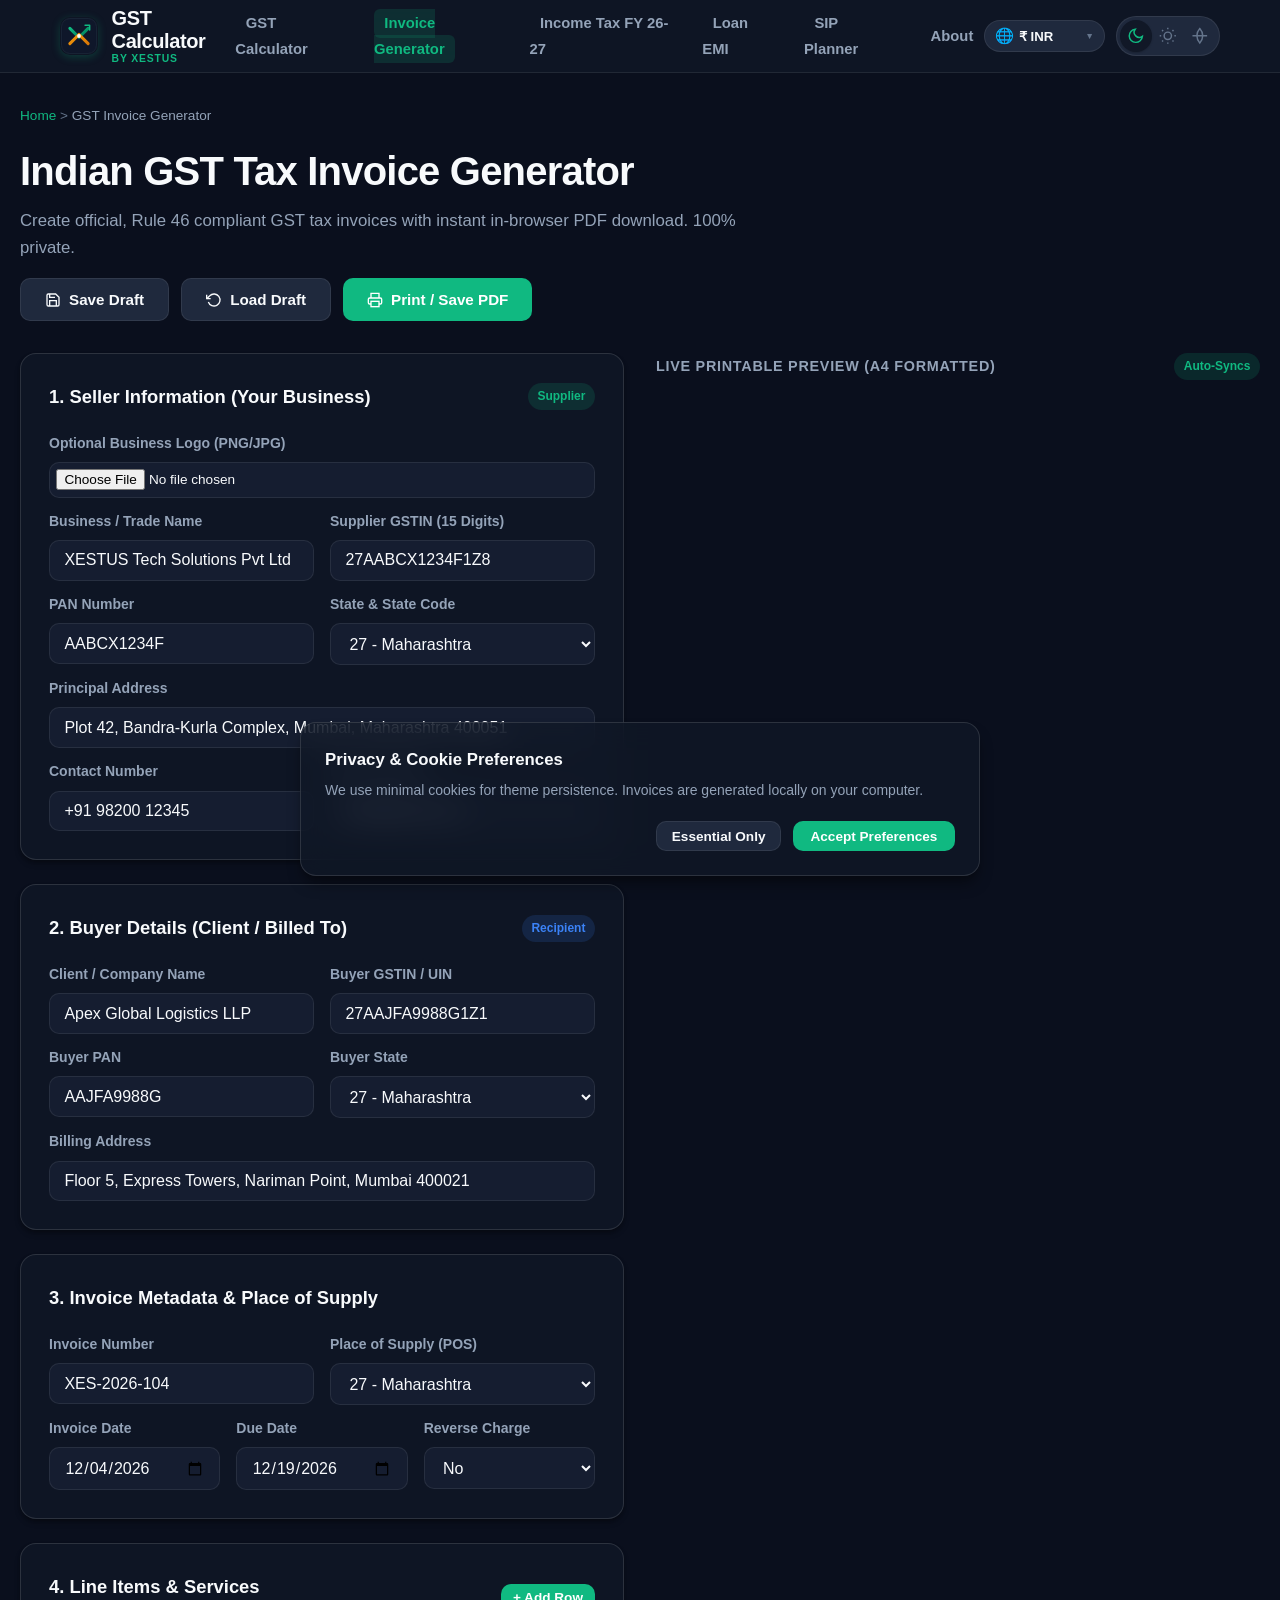
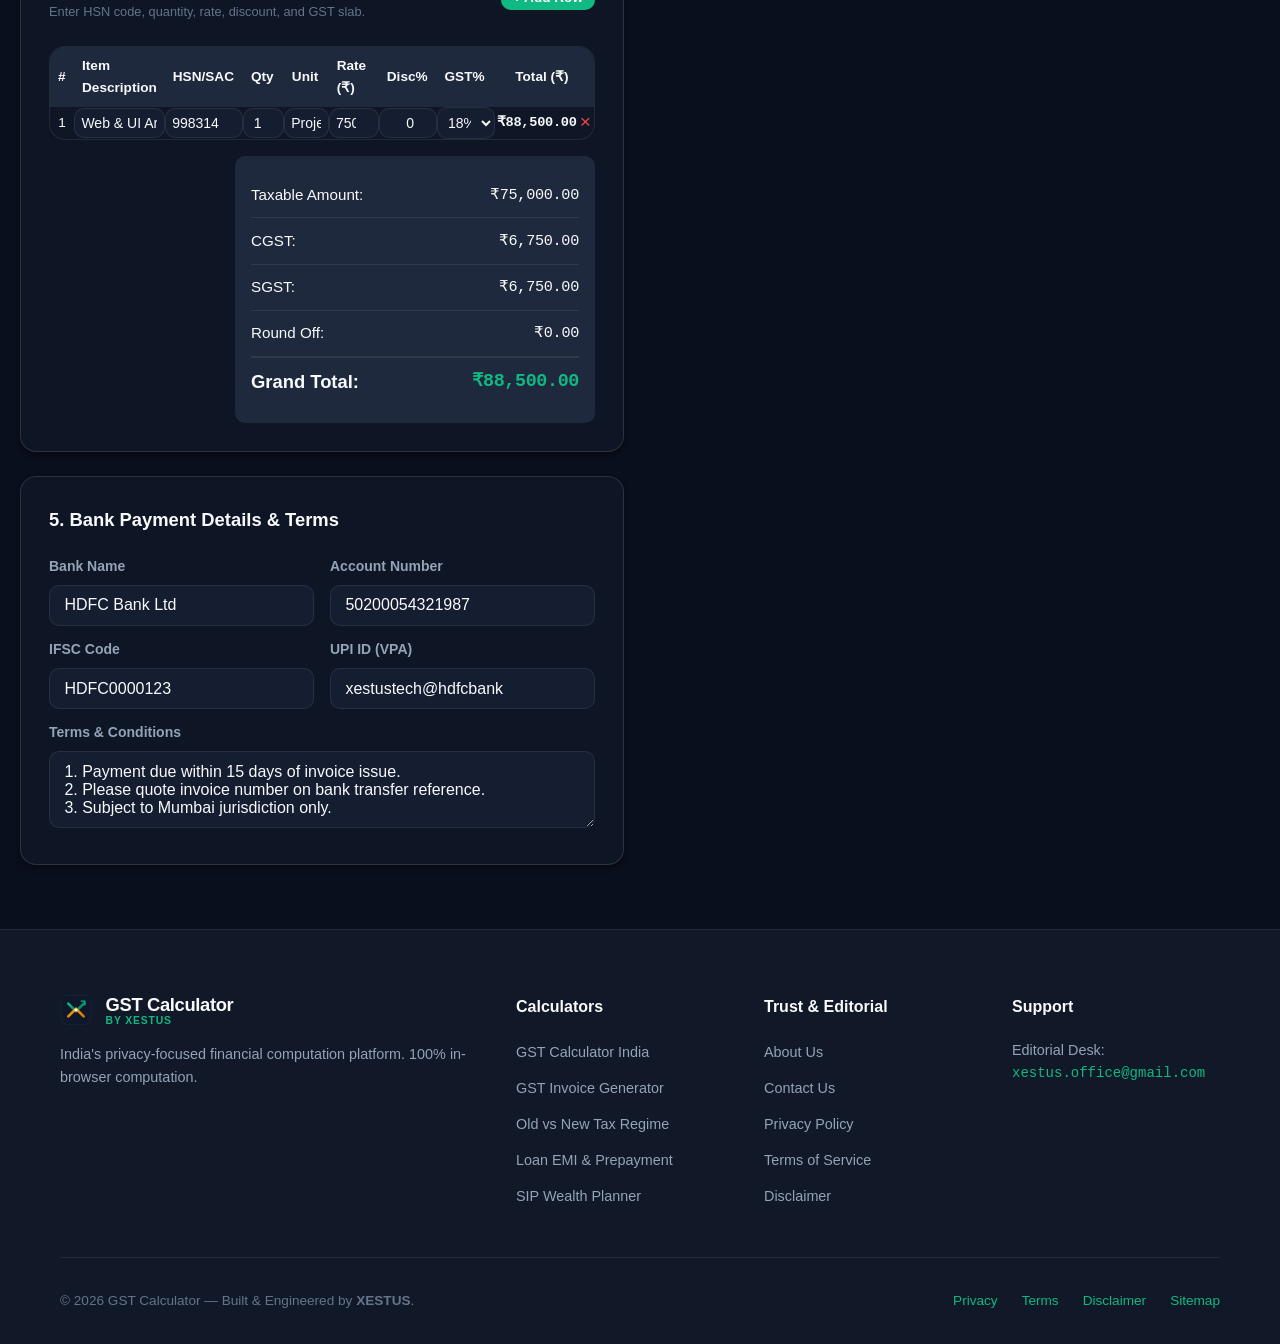
<file: gst-invoice-generator.html>
<!DOCTYPE html>
<html lang="en" data-theme="dark">
<head>
  <meta charset="UTF-8">
  <meta name="viewport" content="width=device-width, initial-scale=1.0">
  <meta http-equiv="X-UA-Compatible" content="IE=edge">
  
  <meta http-equiv="Content-Security-Policy" content="default-src 'self' https: data: 'unsafe-inline'; script-src 'self' 'unsafe-inline' https:; style-src 'self' 'unsafe-inline'; img-src 'self' data: https:; frame-src 'self' https:; connect-src 'self' https:;">
  <meta http-equiv="X-Content-Type-Options" content="nosniff">
  <meta name="referrer" content="strict-origin-when-cross-origin">

  <title>GST Invoice Generator (India) | Free Rule 46 Compliant PDF Maker by XESTUS</title>
  <meta name="description" content="Generate Indian GST compliant tax invoices online for free. In-browser PDF creation, HSN/SAC breakup, CGST/SGST/IGST auto-split, logo upload, and instant A4 printing. Powered by XESTUS.">
  <link rel="canonical" href="https://gst.xestus.in/gst-invoice-generator.html">

  <meta property="og:type" content="article">
  <meta property="og:url" content="https://gst.xestus.in/gst-invoice-generator.html">
  <meta property="og:title" content="GST Invoice Generator (India) | by XESTUS">
  <meta property="og:description" content="Create compliant Indian GST tax invoices in seconds. Instant PDF download with zero server tracking.">
  <meta property="og:image" content="./assets/icons/icon-512.svg">

  <link rel="icon" type="image/svg+xml" href="./assets/icons/favicon.svg">
  <link rel="apple-touch-icon" href="./assets/icons/icon-192.svg">
  <link rel="manifest" href="./manifest.json">
  <meta name="theme-color" content="#10B981">

  <link rel="stylesheet" href="./css/style.css">

  <script type="application/ld+json">
  {
    "@context": "https://schema.org",
    "@graph": [
      {
        "@type": "BreadcrumbList",
        "itemListElement": [
          {
            "@type": "ListItem",
            "position": 1,
            "name": "Home",
            "item": "https://gst.xestus.in/"
          },
          {
            "@type": "ListItem",
            "position": 2,
            "name": "GST Invoice Generator",
            "item": "https://gst.xestus.in/gst-invoice-generator.html"
          }
        ]
      },
      {
        "@type": "WebApplication",
        "name": "Indian GST Tax Invoice Generator by XESTUS",
        "applicationCategory": "BusinessApplication",
        "operatingSystem": "All modern browsers",
        "description": "Rule 46 compliant in-browser GST tax invoice generator with automatic CGST, SGST, IGST calculation and printable PDF export.",
        "offers": {
          "@type": "Offer",
          "price": "0",
          "priceCurrency": "INR"
        }
      }
    ]
  }
  </script>
  <!-- Google AdSense Auto Ads -->
  <script async src="https://pagead2.googlesyndication.com/pagead/js/adsbygoogle.js?client=ca-pub-1489572262543869" crossorigin="anonymous"></script>
</head>
<body>

  <!-- Site Header -->
  <header class="site-header">
    <div class="container nav-container">
      <a href="./index.html" class="brand-logo" aria-label="GST Calculator Home">
        <img src="./assets/icons/favicon.svg" alt="GST Calculator Logo" class="brand-icon" width="38" height="38">
        <div class="brand-text-wrap">
          <span class="brand-main-title">GST Calculator</span>
          <span class="brand-sub-badge">by XESTUS</span>
        </div>
      </a>

      <nav aria-label="Main Navigation">
        <ul class="nav-links">
          <li><a href="./gst-calculator.html" class="nav-link">GST Calculator</a></li>
          <li><a href="./gst-invoice-generator.html" class="nav-link active">Invoice Generator</a></li>
          <li><a href="./income-tax-calculator.html" class="nav-link">Income Tax FY 26-27</a></li>
          <li><a href="./loan-emi-calculator.html" class="nav-link">Loan EMI</a></li>
          <li><a href="./sip-calculator.html" class="nav-link">SIP Planner</a></li>
          <li><a href="./about.html" class="nav-link">About</a></li>
        </ul>
      </nav>

      <div class="nav-actions">
        <!-- Global Currency Switcher -->
        <div class="currency-select-wrapper" title="Select Global Currency">
          <span class="currency-select-icon" aria-hidden="true">🌐</span>
          <select class="currency-select" aria-label="Select Currency">
            <option value="INR">₹ INR</option>
            <option value="USD">$ USD</option>
            <option value="EUR">€ EUR</option>
            <option value="GBP">£ GBP</option>
            <option value="AED">AED</option>
            <option value="CAD">CA$ CAD</option>
            <option value="AUD">A$ AUD</option>
            <option value="SGD">S$ SGD</option>
            <option value="JPY">¥ JPY</option>
            <option value="SAR">SAR</option>
            <option value="BDT">৳ BDT</option>
            <option value="MYR">RM MYR</option>
            <option value="THB">฿ THB</option>
            <option value="CHF">CHF</option>
          </select>
          <span class="currency-select-arrow" aria-hidden="true">▼</span>
        </div>

        <div class="theme-switcher" role="group" aria-label="Display theme selection">
          <button type="button" class="theme-btn active" data-set-theme="dark" title="Night Mode (Dark)"><svg viewBox="0 0 24 24" fill="none" stroke="currentColor" stroke-width="2"><path d="M21 12.79A9 9 0 1 1 11.21 3 7 7 0 0 0 21 12.79z"/></svg></button>
          <button type="button" class="theme-btn" data-set-theme="light" title="Day Mode (Light)"><svg viewBox="0 0 24 24" fill="none" stroke="currentColor" stroke-width="2"><circle cx="12" cy="12" r="5"/><line x1="12" y1="1" x2="12" y2="3"/><line x1="12" y1="21" x2="12" y2="23"/><line x1="4.22" y1="4.22" x2="5.64" y2="5.64"/><line x1="18.36" y1="18.36" x2="19.78" y2="19.78"/><line x1="1" y1="12" x2="3" y2="12"/><line x1="21" y1="12" x2="23" y2="12"/><line x1="4.22" y1="19.78" x2="5.64" y2="18.36"/><line x1="18.36" y1="5.64" x2="19.78" y2="4.22"/></svg></button>
          <button type="button" class="theme-btn" data-set-theme="ochre" title="Eye Protect (Warm Ochre)"><svg viewBox="0 0 24 24" fill="none" stroke="currentColor" stroke-width="2"><path d="M2 12h20M12 2a15.3 15.3 0 0 1 4 10 15.3 15.3 0 0 1-4 10 15.3 15.3 0 0 1-4-10 15.3 15.3 0 0 1 4-10z"/></svg></button>
        </div>
        <button class="mobile-toggle" aria-label="Toggle Navigation Menu">
          <svg viewBox="0 0 24 24" fill="none" stroke="currentColor" stroke-width="2"><line x1="3" y1="12" x2="21" y2="12"/><line x1="3" y1="6" x2="21" y2="6"/><line x1="3" y1="18" x2="21" y2="18"/></svg>
        </button>
      </div>
    </div>
  </header>

  <main class="main-content">
    <div class="container container-wide">
      
      <!-- Page Header & Action Bar -->
      <div style="display:flex;justify-content:space-between;align-items:flex-start;flex-wrap:wrap;gap:1rem;margin-bottom:2rem;">
        <div>
          <nav aria-label="Breadcrumb" style="font-size:0.85rem;color:var(--text-muted);margin-bottom:0.75rem;">
            <a href="./index.html">Home</a> &gt; <span style="color:var(--text-secondary);">GST Invoice Generator</span>
          </nav>
          <h1 style="font-size:clamp(1.8rem, 3.5vw, 2.5rem);font-weight:800;letter-spacing:-0.02em;">
            Indian GST Tax Invoice Generator
          </h1>
          <p style="color:var(--text-secondary);font-size:1.05rem;max-width:760px;margin-top:0.35rem;">
            Create official, Rule 46 compliant GST tax invoices with instant in-browser PDF download. 100% private.
          </p>
        </div>

        <div style="display:flex;gap:0.75rem;flex-wrap:wrap;">
          <button type="button" id="btn-inv-save-draft" class="btn btn-secondary">
            <svg width="16" height="16" viewBox="0 0 24 24" fill="none" stroke="currentColor" stroke-width="2"><path d="M19 21H5a2 2 0 0 1-2-2V5a2 2 0 0 1 2-2h11l5 5v11a2 2 0 0 1-2 2z"/><polyline points="17 21 17 13 7 13 7 21"/><polyline points="7 3 7 8 15 8"/></svg>
            Save Draft
          </button>
          <button type="button" id="btn-inv-load-draft" class="btn btn-secondary">
            <svg width="16" height="16" viewBox="0 0 24 24" fill="none" stroke="currentColor" stroke-width="2"><polyline points="1 4 1 10 7 10"/><path d="M3.51 15a9 9 0 1 0 2.13-9.36L1 10"/></svg>
            Load Draft
          </button>
          <button type="button" id="btn-inv-print" class="btn btn-primary">
            <svg width="16" height="16" viewBox="0 0 24 24" fill="none" stroke="currentColor" stroke-width="2"><polyline points="6 9 6 2 18 2 18 9"/><path d="M6 18H4a2 2 0 0 1-2-2v-5a2 2 0 0 1 2-2h16a2 2 0 0 1 2 2v5a2 2 0 0 1-2 2h-2"/><rect x="6" y="14" width="12" height="8"/></svg>
            Print / Save PDF
          </button>
        </div>
      </div>

      <!-- Main Editor & Live Preview Grid -->
      <div style="display:grid;grid-template-columns:1fr 1fr;gap:2rem;align-items:start;" class="invoice-editor-layout">
        
        <!-- Left Column: Form Controls -->
        <div class="calc-controls">
          
          <!-- Seller Details Panel -->
          <div class="card" style="margin-bottom:1.5rem;">
            <div class="card-header">
              <h2 style="font-size:1.15rem;font-weight:700;">1. Seller Information (Your Business)</h2>
              <span class="card-badge">Supplier</span>
            </div>
            
            <div class="form-group" style="margin-bottom:0.75rem;">
              <label class="form-label" for="inv-logo-input">Optional Business Logo (PNG/JPG)</label>
              <input type="file" id="inv-logo-input" accept="image/*" style="font-size:0.85rem;padding:0.4rem;">
            </div>

            <div class="grid grid-2" style="gap:1rem;">
              <div class="form-group" style="margin-bottom:0.75rem;">
                <label class="form-label" for="inv-seller-name">Business / Trade Name</label>
                <input type="text" id="inv-seller-name" value="XESTUS Tech Solutions Pvt Ltd">
              </div>
              <div class="form-group" style="margin-bottom:0.75rem;">
                <label class="form-label" for="inv-seller-gstin">Supplier GSTIN (15 Digits)</label>
                <input type="text" id="inv-seller-gstin" value="27AABCX1234F1Z8" maxlength="15">
              </div>
            </div>
            <div class="grid grid-2" style="gap:1rem;">
              <div class="form-group" style="margin-bottom:0.75rem;">
                <label class="form-label" for="inv-seller-pan">PAN Number</label>
                <input type="text" id="inv-seller-pan" value="AABCX1234F" maxlength="10">
              </div>
              <div class="form-group" style="margin-bottom:0.75rem;">
                <label class="form-label" for="inv-seller-state">State &amp; State Code</label>
                <select id="inv-seller-state"></select>
              </div>
            </div>
            <div class="form-group" style="margin-bottom:0.75rem;">
              <label class="form-label" for="inv-seller-address">Principal Address</label>
              <input type="text" id="inv-seller-address" value="Plot 42, Bandra-Kurla Complex, Mumbai, Maharashtra 400051">
            </div>
            <div class="grid grid-2" style="gap:1rem;">
              <div class="form-group" style="margin-bottom:0;">
                <label class="form-label" for="inv-seller-phone">Contact Number</label>
                <input type="text" id="inv-seller-phone" value="+91 98200 12345">
              </div>
              <div class="form-group" style="margin-bottom:0;">
                <label class="form-label" for="inv-seller-email">Email Address</label>
                <input type="email" id="inv-seller-email" value="billing@xestus.in">
              </div>
            </div>
          </div>

          <!-- Buyer Details Panel -->
          <div class="card" style="margin-bottom:1.5rem;">
            <div class="card-header">
              <h2 style="font-size:1.15rem;font-weight:700;">2. Buyer Details (Client / Billed To)</h2>
              <span class="card-badge" style="background:rgba(59,130,246,0.15);color:#3b82f6;">Recipient</span>
            </div>
            <div class="grid grid-2" style="gap:1rem;">
              <div class="form-group" style="margin-bottom:0.75rem;">
                <label class="form-label" for="inv-buyer-name">Client / Company Name</label>
                <input type="text" id="inv-buyer-name" value="Apex Global Logistics LLP">
              </div>
              <div class="form-group" style="margin-bottom:0.75rem;">
                <label class="form-label" for="inv-buyer-gstin">Buyer GSTIN / UIN</label>
                <input type="text" id="inv-buyer-gstin" value="27AAJFA9988G1Z1" maxlength="15">
              </div>
            </div>
            <div class="grid grid-2" style="gap:1rem;">
              <div class="form-group" style="margin-bottom:0.75rem;">
                <label class="form-label" for="inv-buyer-pan">Buyer PAN</label>
                <input type="text" id="inv-buyer-pan" value="AAJFA9988G" maxlength="10">
              </div>
              <div class="form-group" style="margin-bottom:0.75rem;">
                <label class="form-label" for="inv-buyer-state">Buyer State</label>
                <select id="inv-buyer-state"></select>
              </div>
            </div>
            <div class="form-group" style="margin-bottom:0;">
              <label class="form-label" for="inv-buyer-address">Billing Address</label>
              <input type="text" id="inv-buyer-address" value="Floor 5, Express Towers, Nariman Point, Mumbai 400021">
            </div>
          </div>

          <!-- Invoice Metadata -->
          <div class="card" style="margin-bottom:1.5rem;">
            <div class="card-header">
              <h2 style="font-size:1.15rem;font-weight:700;">3. Invoice Metadata &amp; Place of Supply</h2>
            </div>
            <div class="grid grid-2" style="gap:1rem;">
              <div class="form-group" style="margin-bottom:0.75rem;">
                <label class="form-label" for="inv-number">Invoice Number</label>
                <input type="text" id="inv-number" value="XES-2026-104">
              </div>
              <div class="form-group" style="margin-bottom:0.75rem;">
                <label class="form-label" for="inv-pos-state">Place of Supply (POS)</label>
                <select id="inv-pos-state"></select>
              </div>
            </div>
            <div class="grid grid-3" style="gap:1rem;">
              <div class="form-group" style="margin-bottom:0;">
                <label class="form-label" for="inv-date">Invoice Date</label>
                <input type="date" id="inv-date">
              </div>
              <div class="form-group" style="margin-bottom:0;">
                <label class="form-label" for="inv-due-date">Due Date</label>
                <input type="date" id="inv-due-date">
              </div>
              <div class="form-group" style="margin-bottom:0;">
                <label class="form-label" for="inv-reverse-charge">Reverse Charge</label>
                <select id="inv-reverse-charge">
                  <option value="No">No</option>
                  <option value="Yes">Yes</option>
                </select>
              </div>
            </div>
          </div>

          <!-- Dynamic Line Items Builder -->
          <div class="card" style="margin-bottom:1.5rem;">
            <div class="card-header">
              <div>
                <h2 style="font-size:1.15rem;font-weight:700;">4. Line Items &amp; Services</h2>
                <p style="font-size:0.8rem;color:var(--text-muted);">Enter HSN code, quantity, rate, discount, and GST slab.</p>
              </div>
              <button type="button" id="btn-inv-add-item" class="btn btn-primary" style="padding:0.35rem 0.75rem;font-size:0.85rem;">
                + Add Row
              </button>
            </div>

            <div class="table-responsive" style="margin-bottom:1rem;">
              <table style="width:100%;border-collapse:collapse;font-size:0.85rem;">
                <thead>
                  <tr style="background:var(--bg-tertiary);text-align:left;">
                    <th style="padding:0.5rem;width:30px;">#</th>
                    <th style="padding:0.5rem;">Item Description</th>
                    <th style="padding:0.5rem;width:90px;">HSN/SAC</th>
                    <th style="padding:0.5rem;width:70px;">Qty</th>
                    <th style="padding:0.5rem;width:75px;">Unit</th>
                    <th style="padding:0.5rem;width:110px;">Rate (₹)</th>
                    <th style="padding:0.5rem;width:70px;">Disc%</th>
                    <th style="padding:0.5rem;width:85px;">GST%</th>
                    <th style="padding:0.5rem;text-align:right;width:110px;">Total (₹)</th>
                    <th style="padding:0.5rem;width:35px;"></th>
                  </tr>
                </thead>
                <tbody id="inv-items-body"></tbody>
              </table>
            </div>

            <div style="background:var(--bg-tertiary);padding:1rem;border-radius:var(--radius-md);max-width:360px;margin-left:auto;">
              <div class="breakdown-row">
                <span>Taxable Amount:</span>
                <span class="font-mono" id="inv-subtotal">₹0.00</span>
              </div>
              <div class="breakdown-row" id="inv-cgst-row">
                <span>CGST:</span>
                <span class="font-mono" id="inv-cgst">₹0.00</span>
              </div>
              <div class="breakdown-row" id="inv-sgst-row">
                <span>SGST:</span>
                <span class="font-mono" id="inv-sgst">₹0.00</span>
              </div>
              <div class="breakdown-row" id="inv-igst-row" style="display:none;">
                <span>IGST:</span>
                <span class="font-mono" id="inv-igst">₹0.00</span>
              </div>
              <div class="breakdown-row">
                <span>Round Off:</span>
                <span class="font-mono" id="inv-roundoff">₹0.00</span>
              </div>
              <div class="breakdown-row" style="font-size:1.15rem;font-weight:800;border-top:1px solid var(--border-color);padding-top:0.6rem;">
                <span>Grand Total:</span>
                <span class="font-mono" style="color:var(--accent-primary);" id="inv-grand-total">₹0.00</span>
              </div>
            </div>
          </div>

          <!-- Bank & Terms Panel -->
          <div class="card">
            <div class="card-header">
              <h2 style="font-size:1.15rem;font-weight:700;">5. Bank Payment Details &amp; Terms</h2>
            </div>
            <div class="grid grid-2" style="gap:1rem;">
              <div class="form-group" style="margin-bottom:0.75rem;">
                <label class="form-label" for="inv-bank-name">Bank Name</label>
                <input type="text" id="inv-bank-name" value="HDFC Bank Ltd">
              </div>
              <div class="form-group" style="margin-bottom:0.75rem;">
                <label class="form-label" for="inv-bank-acc">Account Number</label>
                <input type="text" id="inv-bank-acc" value="50200054321987">
              </div>
            </div>
            <div class="grid grid-2" style="gap:1rem;">
              <div class="form-group" style="margin-bottom:0.75rem;">
                <label class="form-label" for="inv-bank-ifsc">IFSC Code</label>
                <input type="text" id="inv-bank-ifsc" value="HDFC0000123">
              </div>
              <div class="form-group" style="margin-bottom:0.75rem;">
                <label class="form-label" for="inv-bank-upi">UPI ID (VPA)</label>
                <input type="text" id="inv-bank-upi" value="xestustech@hdfcbank">
              </div>
            </div>
            <div class="form-group" style="margin-bottom:0;">
              <label class="form-label" for="inv-terms">Terms &amp; Conditions</label>
              <textarea id="inv-terms" rows="3" style="resize:vertical;">1. Payment due within 15 days of invoice issue.
2. Please quote invoice number on bank transfer reference.
3. Subject to Mumbai jurisdiction only.</textarea>
            </div>
          </div>

        </div>

        <!-- Right Column: Live Printable Preview -->
        <div style="position:sticky;top:5.5rem;">
          <div style="display:flex;justify-content:space-between;align-items:center;margin-bottom:0.75rem;">
            <div style="font-size:0.9rem;font-weight:700;color:var(--text-secondary);text-transform:uppercase;letter-spacing:0.05em;">
              Live Printable Preview (A4 Formatted)
            </div>
            <span class="card-badge" style="font-size:0.75rem;">Auto-Syncs</span>
          </div>

          <div id="invoice-preview-container"></div>
        </div>

      </div>

    </div>
  </main>

  <!-- Site Footer -->
  <footer class="site-footer">
    <div class="container">
      <div class="footer-grid">
        <div class="footer-col">
          <div class="brand-logo" style="margin-bottom:1rem;">
            <img src="./assets/icons/favicon.svg" alt="GST Calculator Logo" width="32" height="32">
            <div class="brand-text-wrap">
              <span class="brand-main-title" style="font-size:1.15rem;">GST Calculator</span>
              <span class="brand-sub-badge">by XESTUS</span>
            </div>
          </div>
          <p style="color:var(--text-secondary);font-size:0.9rem;">India's privacy-focused financial computation platform. 100% in-browser computation.</p>
        </div>
        <div class="footer-col">
          <h4>Calculators</h4>
          <ul class="footer-links">
            <li><a href="./gst-calculator.html">GST Calculator India</a></li>
            <li><a href="./gst-invoice-generator.html">GST Invoice Generator</a></li>
            <li><a href="./income-tax-calculator.html">Old vs New Tax Regime</a></li>
            <li><a href="./loan-emi-calculator.html">Loan EMI &amp; Prepayment</a></li>
            <li><a href="./sip-calculator.html">SIP Wealth Planner</a></li>
          </ul>
        </div>
        <div class="footer-col">
          <h4>Trust &amp; Editorial</h4>
          <ul class="footer-links">
            <li><a href="./about.html">About Us</a></li>
            <li><a href="./contact.html">Contact Us</a></li>
            <li><a href="./privacy-policy.html">Privacy Policy</a></li>
            <li><a href="./terms.html">Terms of Service</a></li>
            <li><a href="./disclaimer.html">Disclaimer</a></li>
          </ul>
        </div>
        <div class="footer-col">
          <h4>Support</h4>
          <p style="color:var(--text-secondary);font-size:0.9rem;">Editorial Desk:</p>
          <p style="font-family:var(--font-mono);font-size:0.875rem;color:var(--accent-primary);"><a href="mailto:xestus.office@gmail.com">xestus.office@gmail.com</a></p>
        </div>
      </div>
      <div class="footer-bottom">
        <div>&copy; 2026 GST Calculator — Built &amp; Engineered by <strong>XESTUS</strong>.</div>
        <div style="display:flex;gap:1.5rem;">
          <a href="./privacy-policy.html">Privacy</a>
          <a href="./terms.html">Terms</a>
          <a href="./disclaimer.html">Disclaimer</a>
          <a href="./sitemap.xml">Sitemap</a>
        </div>
      </div>
    </div>
  </footer>

  <div id="cookie-consent-banner" class="cookie-banner">
    <div style="font-weight:700;font-size:1.05rem;color:var(--text-primary);margin-bottom:0.4rem;">Privacy &amp; Cookie Preferences</div>
    <p style="font-size:0.875rem;color:var(--text-secondary);line-height:1.5;margin-bottom:1.25rem;">We use minimal cookies for theme persistence. Invoices are generated locally on your computer.</p>
    <div style="display:flex;gap:0.75rem;justify-content:flex-end;">
      <button type="button" id="cookie-reject-all" class="btn btn-secondary" style="padding:0.4rem 0.9rem;font-size:0.85rem;">Essential Only</button>
      <button type="button" id="cookie-accept-all" class="btn btn-primary" style="padding:0.4rem 1.1rem;font-size:0.85rem;">Accept Preferences</button>
    </div>
  </div>

  <script src="./js/main.js"></script>
  <script src="./js/gst-invoice.js"></script>
</body>
</html>
</file>
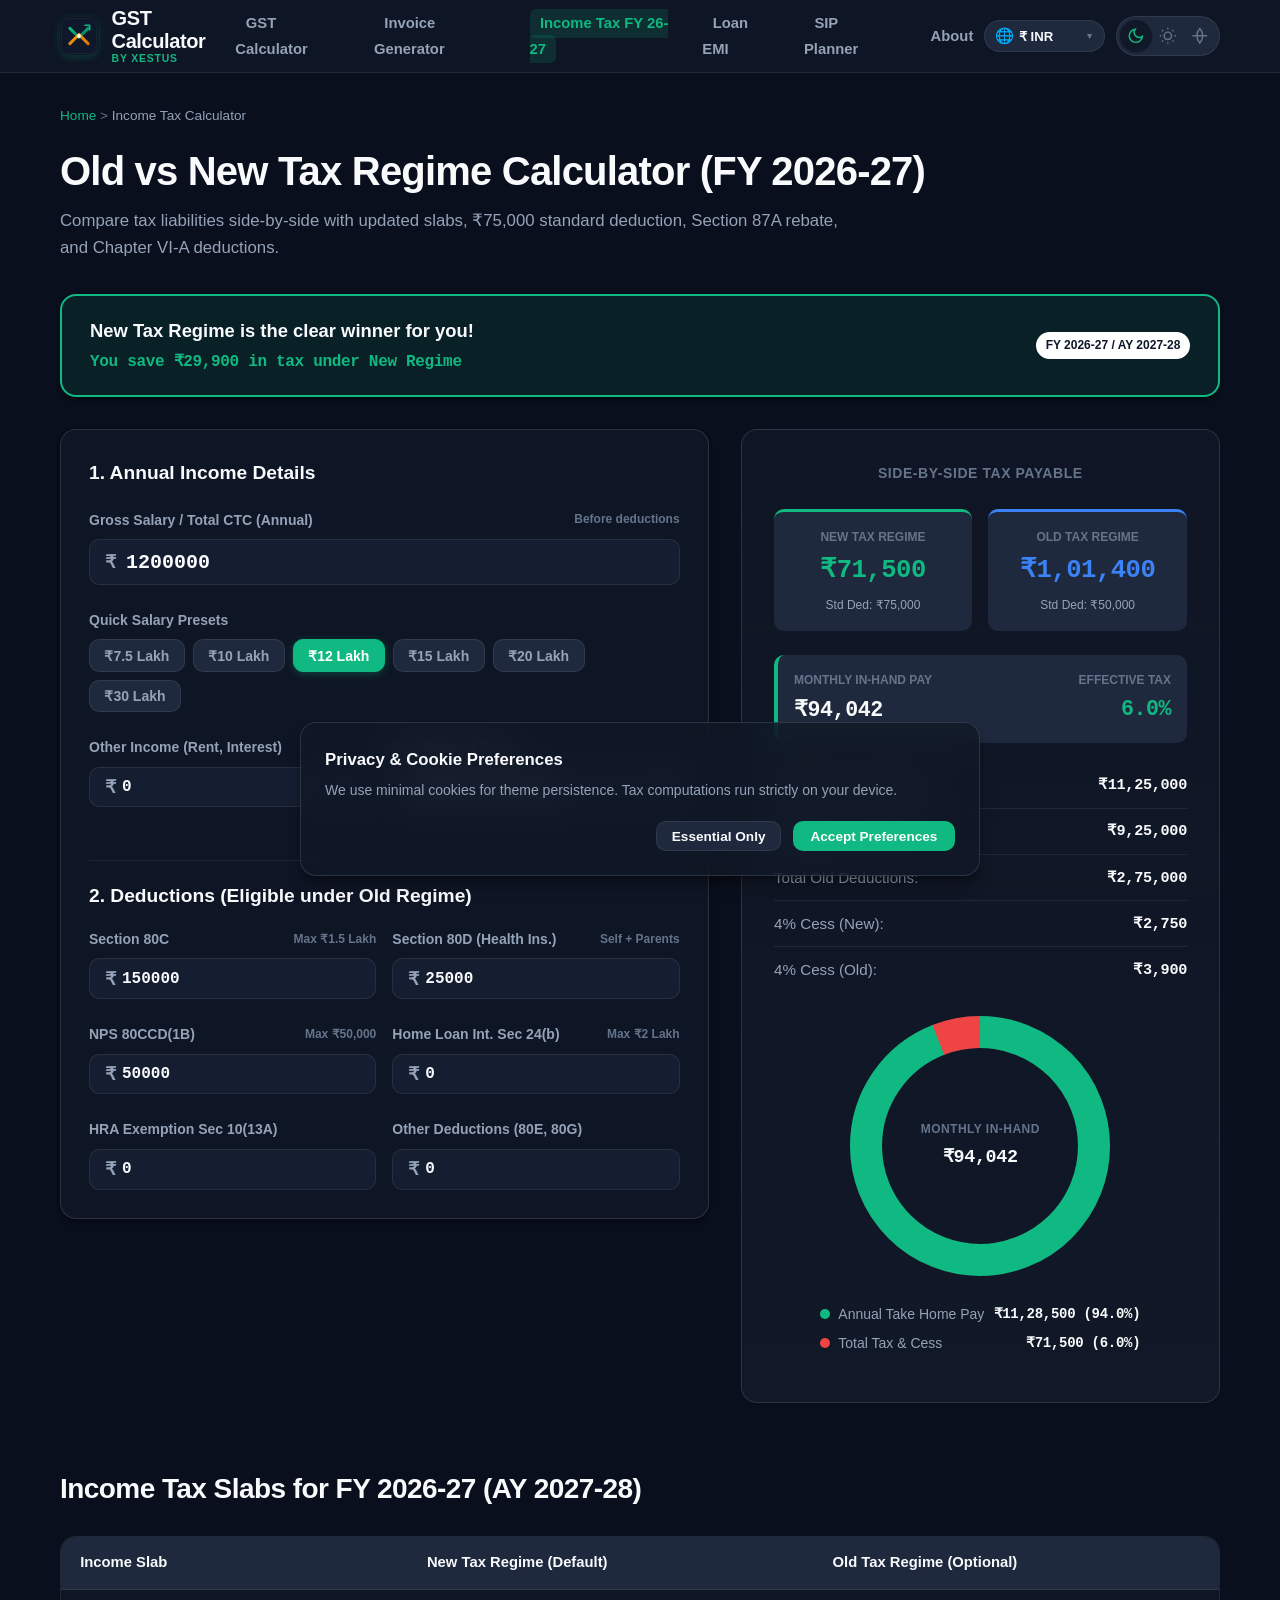
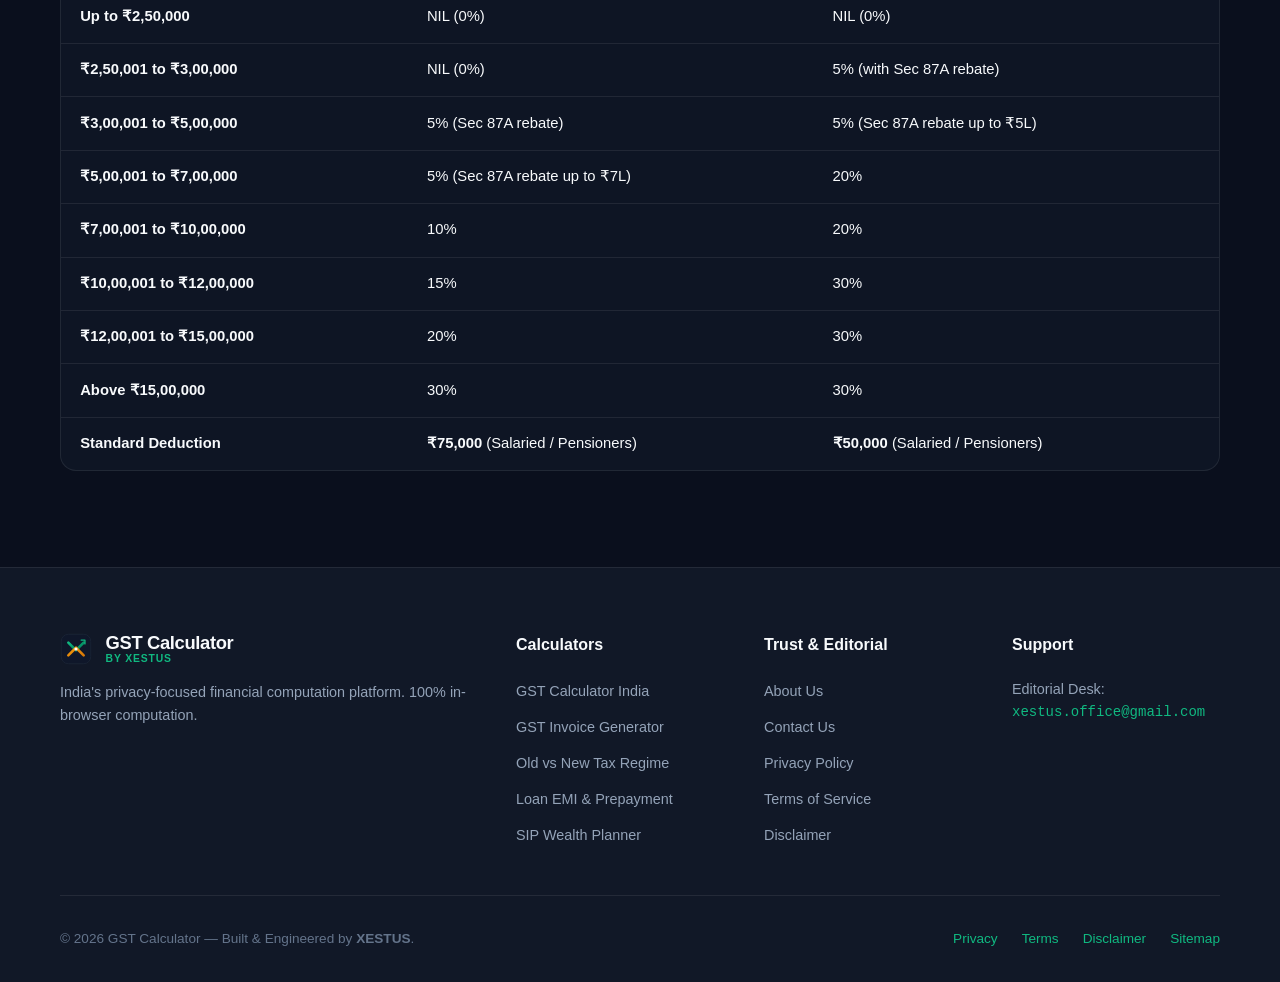
<file: income-tax-calculator.html>
<!DOCTYPE html>
<html lang="en" data-theme="dark">
<head>
  <meta charset="UTF-8">
  <meta name="viewport" content="width=device-width, initial-scale=1.0">
  <meta http-equiv="X-UA-Compatible" content="IE=edge">
  
  <meta http-equiv="Content-Security-Policy" content="default-src 'self' https: data: 'unsafe-inline'; script-src 'self' 'unsafe-inline' https:; style-src 'self' 'unsafe-inline'; img-src 'self' data: https:; frame-src 'self' https:; connect-src 'self' https:;">
  <meta http-equiv="X-Content-Type-Options" content="nosniff">
  <meta name="referrer" content="strict-origin-when-cross-origin">

  <title>Old vs New Tax Regime Calculator FY 2026-27 | by XESTUS</title>
  <meta name="description" content="Calculate and compare Income Tax under Old vs New Tax Regime for FY 2026-27 (AY 2027-28). Standard deduction ₹75,000, Section 87A rebate, marginal relief, and monthly in-hand salary. Powered by XESTUS.">
  <link rel="canonical" href="https://gst.xestus.in/income-tax-calculator.html">

  <meta property="og:type" content="article">
  <meta property="og:url" content="https://gst.xestus.in/income-tax-calculator.html">
  <meta property="og:title" content="Old vs New Tax Regime Calculator FY 2026-27 | by XESTUS">
  <meta property="og:description" content="Find out which tax regime saves you more money for FY 2026-27. Accurate comparison with instant savings recommendation.">
  <meta property="og:image" content="./assets/icons/icon-512.svg">

  <link rel="icon" type="image/svg+xml" href="./assets/icons/favicon.svg">
  <link rel="apple-touch-icon" href="./assets/icons/icon-192.svg">
  <link rel="manifest" href="./manifest.json">
  <meta name="theme-color" content="#10B981">

  <link rel="stylesheet" href="./css/style.css">

  <script type="application/ld+json">
  {
    "@context": "https://schema.org",
    "@graph": [
      {
        "@type": "BreadcrumbList",
        "itemListElement": [
          {
            "@type": "ListItem",
            "position": 1,
            "name": "Home",
            "item": "https://gst.xestus.in/"
          },
          {
            "@type": "ListItem",
            "position": 2,
            "name": "Income Tax Calculator",
            "item": "https://gst.xestus.in/income-tax-calculator.html"
          }
        ]
      },
      {
        "@type": "WebApplication",
        "name": "Old vs New Tax Regime Calculator by XESTUS",
        "applicationCategory": "FinanceApplication",
        "operatingSystem": "All modern browsers",
        "description": "Compares income tax liability between Old and New Tax Regimes in India with standard deduction and 87A rebate.",
        "offers": {
          "@type": "Offer",
          "price": "0",
          "priceCurrency": "INR"
        }
      },
      {
        "@type": "FAQPage",
        "mainEntity": [
          {
            "@type": "Question",
            "name": "What is the standard deduction under the New Tax Regime for FY 2026-27?",
            "acceptedAnswer": {
              "@type": "Answer",
              "text": "The standard deduction for salaried individuals and pensioners under the New Tax Regime is ₹75,000. Under the Old Tax Regime, the standard deduction remains ₹50,000."
            }
          },
          {
            "@type": "Question",
            "name": "Up to what income is tax zero under the New Tax Regime?",
            "acceptedAnswer": {
              "@type": "Answer",
              "text": "For salaried individuals, income up to ₹7,75,000 is completely tax-free under the New Tax Regime due to the ₹75,000 standard deduction combined with the full tax rebate under Section 87A on taxable income up to ₹7,00,000."
            }
          }
        ]
      }
    ]
  }
  </script>
  <!-- Google AdSense Auto Ads -->
  <script async src="https://pagead2.googlesyndication.com/pagead/js/adsbygoogle.js?client=ca-pub-1489572262543869" crossorigin="anonymous"></script>
</head>
<body>

  <!-- Site Header -->
  <header class="site-header">
    <div class="container nav-container">
      <a href="./index.html" class="brand-logo" aria-label="GST Calculator Home">
        <img src="./assets/icons/favicon.svg" alt="GST Calculator Logo" class="brand-icon" width="38" height="38">
        <div class="brand-text-wrap">
          <span class="brand-main-title">GST Calculator</span>
          <span class="brand-sub-badge">by XESTUS</span>
        </div>
      </a>

      <nav aria-label="Main Navigation">
        <ul class="nav-links">
          <li><a href="./gst-calculator.html" class="nav-link">GST Calculator</a></li>
          <li><a href="./gst-invoice-generator.html" class="nav-link">Invoice Generator</a></li>
          <li><a href="./income-tax-calculator.html" class="nav-link active">Income Tax FY 26-27</a></li>
          <li><a href="./loan-emi-calculator.html" class="nav-link">Loan EMI</a></li>
          <li><a href="./sip-calculator.html" class="nav-link">SIP Planner</a></li>
          <li><a href="./about.html" class="nav-link">About</a></li>
        </ul>
      </nav>

      <div class="nav-actions">
        <!-- Global Currency Switcher -->
        <div class="currency-select-wrapper" title="Select Global Currency">
          <span class="currency-select-icon" aria-hidden="true">🌐</span>
          <select class="currency-select" aria-label="Select Currency">
            <option value="INR">₹ INR</option>
            <option value="USD">$ USD</option>
            <option value="EUR">€ EUR</option>
            <option value="GBP">£ GBP</option>
            <option value="AED">AED</option>
            <option value="CAD">CA$ CAD</option>
            <option value="AUD">A$ AUD</option>
            <option value="SGD">S$ SGD</option>
            <option value="JPY">¥ JPY</option>
            <option value="SAR">SAR</option>
            <option value="BDT">৳ BDT</option>
            <option value="MYR">RM MYR</option>
            <option value="THB">฿ THB</option>
            <option value="CHF">CHF</option>
          </select>
          <span class="currency-select-arrow" aria-hidden="true">▼</span>
        </div>

        <div class="theme-switcher" role="group" aria-label="Display theme selection">
          <button type="button" class="theme-btn active" data-set-theme="dark" title="Night Mode (Dark)"><svg viewBox="0 0 24 24" fill="none" stroke="currentColor" stroke-width="2"><path d="M21 12.79A9 9 0 1 1 11.21 3 7 7 0 0 0 21 12.79z"/></svg></button>
          <button type="button" class="theme-btn" data-set-theme="light" title="Day Mode (Light)"><svg viewBox="0 0 24 24" fill="none" stroke="currentColor" stroke-width="2"><circle cx="12" cy="12" r="5"/><line x1="12" y1="1" x2="12" y2="3"/><line x1="12" y1="21" x2="12" y2="23"/><line x1="4.22" y1="4.22" x2="5.64" y2="5.64"/><line x1="18.36" y1="18.36" x2="19.78" y2="19.78"/><line x1="1" y1="12" x2="3" y2="12"/><line x1="21" y1="12" x2="23" y2="12"/><line x1="4.22" y1="19.78" x2="5.64" y2="18.36"/><line x1="18.36" y1="5.64" x2="19.78" y2="4.22"/></svg></button>
          <button type="button" class="theme-btn" data-set-theme="ochre" title="Eye Protect (Warm Ochre)"><svg viewBox="0 0 24 24" fill="none" stroke="currentColor" stroke-width="2"><path d="M2 12h20M12 2a15.3 15.3 0 0 1 4 10 15.3 15.3 0 0 1-4 10 15.3 15.3 0 0 1-4-10 15.3 15.3 0 0 1 4-10z"/></svg></button>
        </div>
        <button class="mobile-toggle" aria-label="Toggle Navigation Menu">
          <svg viewBox="0 0 24 24" fill="none" stroke="currentColor" stroke-width="2"><line x1="3" y1="12" x2="21" y2="12"/><line x1="3" y1="6" x2="21" y2="6"/><line x1="3" y1="18" x2="21" y2="18"/></svg>
        </button>
      </div>
    </div>
  </header>

  <main class="main-content">
    <div class="container">
      
      <!-- Page Header -->
      <div style="margin-bottom:2rem;">
        <nav aria-label="Breadcrumb" style="font-size:0.85rem;color:var(--text-muted);margin-bottom:0.75rem;">
          <a href="./index.html">Home</a> &gt; <span style="color:var(--text-secondary);">Income Tax Calculator</span>
        </nav>
        <h1 style="font-size:clamp(1.8rem, 3.5vw, 2.5rem);font-weight:800;letter-spacing:-0.02em;">
          Old vs New Tax Regime Calculator (FY 2026-27)
        </h1>
        <p style="color:var(--text-secondary);font-size:1.05rem;max-width:780px;margin-top:0.35rem;">
          Compare tax liabilities side-by-side with updated slabs, ₹75,000 standard deduction, Section 87A rebate, and Chapter VI-A deductions.
        </p>
      </div>

      <!-- Recommendation Highlight Card -->
      <div id="tax-recommendation-card" class="card" style="border:2px solid var(--accent-primary);background:var(--accent-primary-subtle);margin-bottom:2rem;padding:1.25rem 1.75rem;">
        <div style="display:flex;align-items:center;justify-content:space-between;flex-wrap:wrap;gap:1rem;">
          <div>
            <div id="tax-recommendation-text" style="font-size:1.15rem;color:var(--text-primary);margin-bottom:0.25rem;">
              <strong>Analyzing your tax liabilities...</strong>
            </div>
            <div id="tax-recommendation-savings" class="font-mono" style="font-size:1rem;color:var(--accent-primary);font-weight:700;">
              Comparing New vs Old Regime...
            </div>
          </div>
          <span class="card-badge" style="background:#ffffff;color:#0f172a;font-weight:700;">FY 2026-27 / AY 2027-28</span>
        </div>
      </div>

      <!-- Calculator Workspace -->
      <div class="calc-workspace">
        
        <!-- Inputs Column -->
        <div class="card">
          <h2 style="font-size:1.2rem;font-weight:700;margin-bottom:1.25rem;">1. Annual Income Details</h2>

          <div class="form-group">
            <label class="form-label" for="tax-gross-salary">
              <span>Gross Salary / Total CTC (Annual)</span>
              <span class="form-hint">Before deductions</span>
            </label>
            <div class="input-currency-wrapper">
              <span class="input-currency-symbol">₹</span>
              <input type="number" id="tax-gross-salary" class="input-currency" value="1200000" step="10000">
            </div>
          </div>

          <!-- Quick Salary Chips -->
          <div class="form-group">
            <label class="form-label">Quick Salary Presets</label>
            <div class="chip-group">
              <button type="button" class="chip-btn" data-salary-chip="750000">₹7.5 Lakh</button>
              <button type="button" class="chip-btn" data-salary-chip="1000000">₹10 Lakh</button>
              <button type="button" class="chip-btn active" data-salary-chip="1200000">₹12 Lakh</button>
              <button type="button" class="chip-btn" data-salary-chip="1500000">₹15 Lakh</button>
              <button type="button" class="chip-btn" data-salary-chip="2000000">₹20 Lakh</button>
              <button type="button" class="chip-btn" data-salary-chip="3000000">₹30 Lakh</button>
            </div>
          </div>

          <div class="grid grid-2" style="gap:1rem;">
            <div class="form-group">
              <label class="form-label" for="tax-other-income">Other Income (Rent, Interest)</label>
              <div class="input-currency-wrapper">
                <span class="input-currency-symbol">₹</span>
                <input type="number" id="tax-other-income" class="input-currency" value="0" style="font-size:1rem;padding-left:2rem;">
              </div>
            </div>
            <div class="form-group">
              <label class="form-label" for="tax-is-salaried">Employment Type</label>
              <select id="tax-is-salaried">
                <option value="yes">Salaried / Pensioner</option>
                <option value="no">Self-Employed / Business</option>
              </select>
            </div>
          </div>

          <h2 style="font-size:1.2rem;font-weight:700;margin:1.75rem 0 1rem;padding-top:1.25rem;border-top:1px solid var(--border-color);">
            2. Deductions (Eligible under Old Regime)
          </h2>

          <div class="grid grid-2" style="gap:1rem;">
            <div class="form-group">
              <label class="form-label" for="tax-80c">
                <span>Section 80C</span>
                <span class="form-hint">Max ₹1.5 Lakh</span>
              </label>
              <div class="input-currency-wrapper">
                <span class="input-currency-symbol">₹</span>
                <input type="number" id="tax-80c" class="input-currency" value="150000" max="150000" style="font-size:1rem;padding-left:2rem;">
              </div>
            </div>
            <div class="form-group">
              <label class="form-label" for="tax-80d">
                <span>Section 80D (Health Ins.)</span>
                <span class="form-hint">Self + Parents</span>
              </label>
              <div class="input-currency-wrapper">
                <span class="input-currency-symbol">₹</span>
                <input type="number" id="tax-80d" class="input-currency" value="25000" style="font-size:1rem;padding-left:2rem;">
              </div>
            </div>
          </div>

          <div class="grid grid-2" style="gap:1rem;">
            <div class="form-group">
              <label class="form-label" for="tax-nps">
                <span>NPS 80CCD(1B)</span>
                <span class="form-hint">Max ₹50,000</span>
              </label>
              <div class="input-currency-wrapper">
                <span class="input-currency-symbol">₹</span>
                <input type="number" id="tax-nps" class="input-currency" value="50000" max="50000" style="font-size:1rem;padding-left:2rem;">
              </div>
            </div>
            <div class="form-group">
              <label class="form-label" for="tax-home-loan">
                <span>Home Loan Int. Sec 24(b)</span>
                <span class="form-hint">Max ₹2 Lakh</span>
              </label>
              <div class="input-currency-wrapper">
                <span class="input-currency-symbol">₹</span>
                <input type="number" id="tax-home-loan" class="input-currency" value="0" max="200000" style="font-size:1rem;padding-left:2rem;">
              </div>
            </div>
          </div>

          <div class="grid grid-2" style="gap:1rem;">
            <div class="form-group" style="margin-bottom:0;">
              <label class="form-label" for="tax-hra">HRA Exemption Sec 10(13A)</label>
              <div class="input-currency-wrapper">
                <span class="input-currency-symbol">₹</span>
                <input type="number" id="tax-hra" class="input-currency" value="0" style="font-size:1rem;padding-left:2rem;">
              </div>
            </div>
            <div class="form-group" style="margin-bottom:0;">
              <label class="form-label" for="tax-other-deductions">Other Deductions (80E, 80G)</label>
              <div class="input-currency-wrapper">
                <span class="input-currency-symbol">₹</span>
                <input type="number" id="tax-other-deductions" class="input-currency" value="0" style="font-size:1rem;padding-left:2rem;">
              </div>
            </div>
          </div>
        </div>

        <!-- Comparison Results Column -->
        <div class="results-panel">
          <div style="text-align:center;margin-bottom:1.5rem;">
            <div style="font-size:0.875rem;font-weight:700;text-transform:uppercase;color:var(--text-muted);letter-spacing:0.04em;">Side-by-Side Tax Payable</div>
          </div>

          <div style="display:grid;grid-template-columns:1fr 1fr;gap:1rem;margin-bottom:1.5rem;">
            <!-- New Regime Box -->
            <div style="background:var(--bg-tertiary);padding:1rem;border-radius:var(--radius-md);text-align:center;border-top:3px solid var(--accent-primary);">
              <div style="font-size:0.75rem;font-weight:700;color:var(--text-muted);text-transform:uppercase;">New Tax Regime</div>
              <div class="font-mono" id="res-tax-new" style="font-size:1.6rem;font-weight:800;color:var(--accent-primary);margin:0.25rem 0;">₹0</div>
              <div style="font-size:0.75rem;color:var(--text-secondary);">Std Ded: ₹75,000</div>
            </div>

            <!-- Old Regime Box -->
            <div style="background:var(--bg-tertiary);padding:1rem;border-radius:var(--radius-md);text-align:center;border-top:3px solid #3b82f6;">
              <div style="font-size:0.75rem;font-weight:700;color:var(--text-muted);text-transform:uppercase;">Old Tax Regime</div>
              <div class="font-mono" id="res-tax-old" style="font-size:1.6rem;font-weight:800;color:#3b82f6;margin:0.25rem 0;">₹0</div>
              <div style="font-size:0.75rem;color:var(--text-secondary);">Std Ded: ₹50,000</div>
            </div>
          </div>

          <!-- Key Take-Home In-Hand Salary Metric Card -->
          <div style="background:var(--bg-tertiary);border-radius:var(--radius-md);padding:1rem;margin-bottom:1.25rem;border-left:4px solid var(--accent-primary);">
            <div style="display:flex;justify-content:space-between;align-items:center;">
              <div>
                <div style="font-size:0.75rem;color:var(--text-muted);text-transform:uppercase;font-weight:700;">Monthly In-Hand Pay</div>
                <div class="font-mono" id="res-monthly-inhand" style="font-size:1.35rem;font-weight:800;color:var(--text-primary);margin-top:0.15rem;">₹0</div>
              </div>
              <div style="text-align:right;">
                <div style="font-size:0.75rem;color:var(--text-muted);text-transform:uppercase;font-weight:700;">Effective Tax</div>
                <div class="font-mono" id="res-effective-rate" style="font-size:1.35rem;font-weight:800;color:var(--accent-primary);margin-top:0.15rem;">0%</div>
              </div>
            </div>
          </div>

          <!-- Comparison Table Details -->
          <div style="margin-bottom:1.5rem;">
            <div class="breakdown-row">
              <span class="breakdown-label">Taxable Income (New):</span>
              <span class="breakdown-value font-mono" id="res-taxable-new">₹0</span>
            </div>
            <div class="breakdown-row">
              <span class="breakdown-label">Taxable Income (Old):</span>
              <span class="breakdown-value font-mono" id="res-taxable-old">₹0</span>
            </div>
            <div class="breakdown-row">
              <span class="breakdown-label">Total Old Deductions:</span>
              <span class="breakdown-value font-mono" id="res-deductions-old">₹0</span>
            </div>
            <div class="breakdown-row">
              <span class="breakdown-label">4% Cess (New):</span>
              <span class="breakdown-value font-mono" id="res-cess-new">₹0</span>
            </div>
            <div class="breakdown-row">
              <span class="breakdown-label">4% Cess (Old):</span>
              <span class="breakdown-value font-mono" id="res-cess-old">₹0</span>
            </div>
          </div>

          <!-- Donut Chart -->
          <div id="tax-chart-container" style="margin-bottom:1rem;"></div>
        </div>

      </div>

      <!-- Position #0 Table -->
      <section class="seo-content seo-prose">
        <h2>Income Tax Slabs for FY 2026-27 (AY 2027-28)</h2>
        <div class="table-responsive">
          <table class="data-table">
            <thead>
              <tr>
                <th>Income Slab</th>
                <th>New Tax Regime (Default)</th>
                <th>Old Tax Regime (Optional)</th>
              </tr>
            </thead>
            <tbody>
              <tr>
                <td><strong>Up to ₹2,50,000</strong></td>
                <td>NIL (0%)</td>
                <td>NIL (0%)</td>
              </tr>
              <tr>
                <td><strong>₹2,50,001 to ₹3,00,000</strong></td>
                <td>NIL (0%)</td>
                <td>5% (with Sec 87A rebate)</td>
              </tr>
              <tr>
                <td><strong>₹3,00,001 to ₹5,00,000</strong></td>
                <td>5% (Sec 87A rebate)</td>
                <td>5% (Sec 87A rebate up to ₹5L)</td>
              </tr>
              <tr>
                <td><strong>₹5,00,001 to ₹7,00,000</strong></td>
                <td>5% (Sec 87A rebate up to ₹7L)</td>
                <td>20%</td>
              </tr>
              <tr>
                <td><strong>₹7,00,001 to ₹10,00,000</strong></td>
                <td>10%</td>
                <td>20%</td>
              </tr>
              <tr>
                <td><strong>₹10,00,001 to ₹12,00,000</strong></td>
                <td>15%</td>
                <td>30%</td>
              </tr>
              <tr>
                <td><strong>₹12,00,001 to ₹15,00,000</strong></td>
                <td>20%</td>
                <td>30%</td>
              </tr>
              <tr>
                <td><strong>Above ₹15,00,000</strong></td>
                <td>30%</td>
                <td>30%</td>
              </tr>
              <tr>
                <td><strong>Standard Deduction</strong></td>
                <td><strong>₹75,000</strong> (Salaried / Pensioners)</td>
                <td><strong>₹50,000</strong> (Salaried / Pensioners)</td>
              </tr>
            </tbody>
          </table>
        </div>
      </section>

    </div>
  </main>

  <!-- Site Footer -->
  <footer class="site-footer">
    <div class="container">
      <div class="footer-grid">
        <div class="footer-col">
          <div class="brand-logo" style="margin-bottom:1rem;">
            <img src="./assets/icons/favicon.svg" alt="GST Calculator Logo" width="32" height="32">
            <div class="brand-text-wrap">
              <span class="brand-main-title" style="font-size:1.15rem;">GST Calculator</span>
              <span class="brand-sub-badge">by XESTUS</span>
            </div>
          </div>
          <p style="color:var(--text-secondary);font-size:0.9rem;">India's privacy-focused financial computation platform. 100% in-browser computation.</p>
        </div>
        <div class="footer-col">
          <h4>Calculators</h4>
          <ul class="footer-links">
            <li><a href="./gst-calculator.html">GST Calculator India</a></li>
            <li><a href="./gst-invoice-generator.html">GST Invoice Generator</a></li>
            <li><a href="./income-tax-calculator.html">Old vs New Tax Regime</a></li>
            <li><a href="./loan-emi-calculator.html">Loan EMI &amp; Prepayment</a></li>
            <li><a href="./sip-calculator.html">SIP Wealth Planner</a></li>
          </ul>
        </div>
        <div class="footer-col">
          <h4>Trust &amp; Editorial</h4>
          <ul class="footer-links">
            <li><a href="./about.html">About Us</a></li>
            <li><a href="./contact.html">Contact Us</a></li>
            <li><a href="./privacy-policy.html">Privacy Policy</a></li>
            <li><a href="./terms.html">Terms of Service</a></li>
            <li><a href="./disclaimer.html">Disclaimer</a></li>
          </ul>
        </div>
        <div class="footer-col">
          <h4>Support</h4>
          <p style="color:var(--text-secondary);font-size:0.9rem;">Editorial Desk:</p>
          <p style="font-family:var(--font-mono);font-size:0.875rem;color:var(--accent-primary);"><a href="mailto:xestus.office@gmail.com">xestus.office@gmail.com</a></p>
        </div>
      </div>
      <div class="footer-bottom">
        <div>&copy; 2026 GST Calculator — Built &amp; Engineered by <strong>XESTUS</strong>.</div>
        <div style="display:flex;gap:1.5rem;">
          <a href="./privacy-policy.html">Privacy</a>
          <a href="./terms.html">Terms</a>
          <a href="./disclaimer.html">Disclaimer</a>
          <a href="./sitemap.xml">Sitemap</a>
        </div>
      </div>
    </div>
  </footer>

  <div id="cookie-consent-banner" class="cookie-banner">
    <div style="font-weight:700;font-size:1.05rem;color:var(--text-primary);margin-bottom:0.4rem;">Privacy &amp; Cookie Preferences</div>
    <p style="font-size:0.875rem;color:var(--text-secondary);line-height:1.5;margin-bottom:1.25rem;">We use minimal cookies for theme persistence. Tax computations run strictly on your device.</p>
    <div style="display:flex;gap:0.75rem;justify-content:flex-end;">
      <button type="button" id="cookie-reject-all" class="btn btn-secondary" style="padding:0.4rem 0.9rem;font-size:0.85rem;">Essential Only</button>
      <button type="button" id="cookie-accept-all" class="btn btn-primary" style="padding:0.4rem 1.1rem;font-size:0.85rem;">Accept Preferences</button>
    </div>
  </div>

  <script src="./js/main.js"></script>
  <script src="./js/chart-renderer.js"></script>
  <script src="./js/income-tax.js"></script>
</body>
</html>
</file>
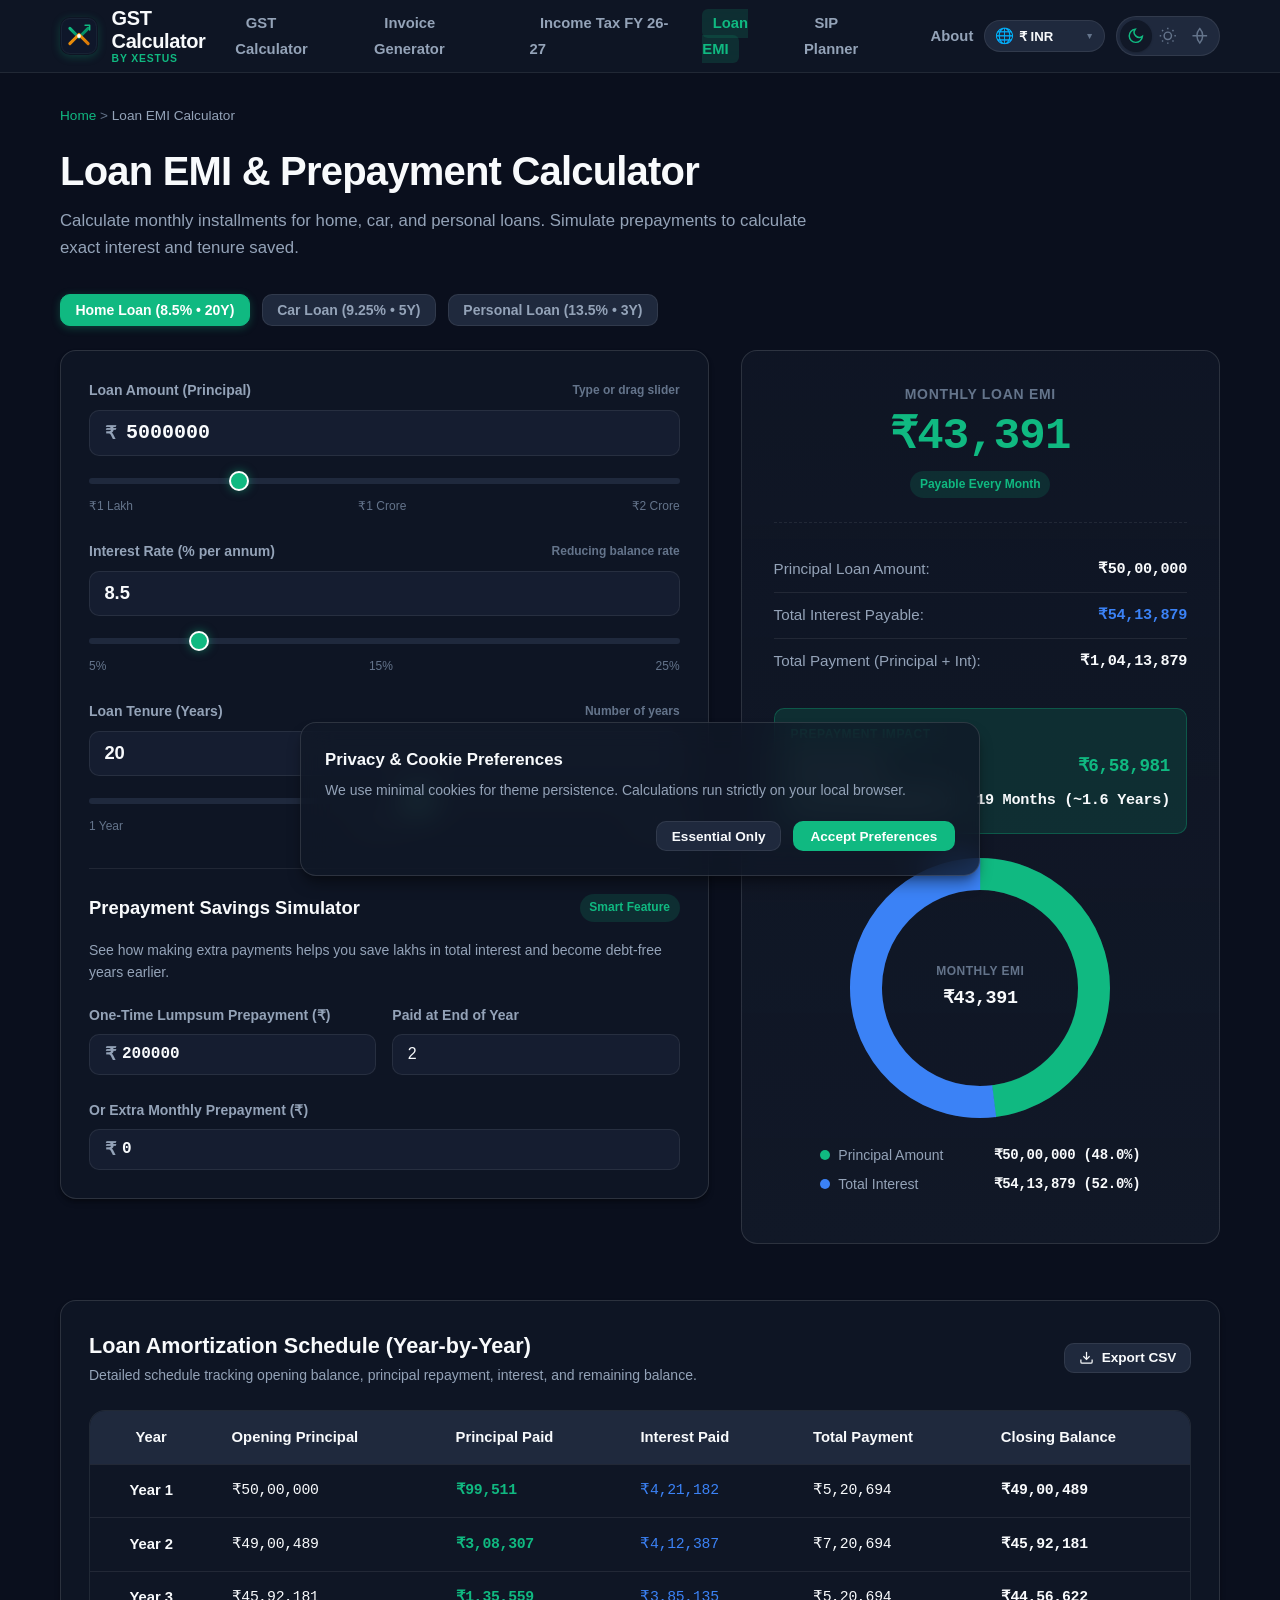
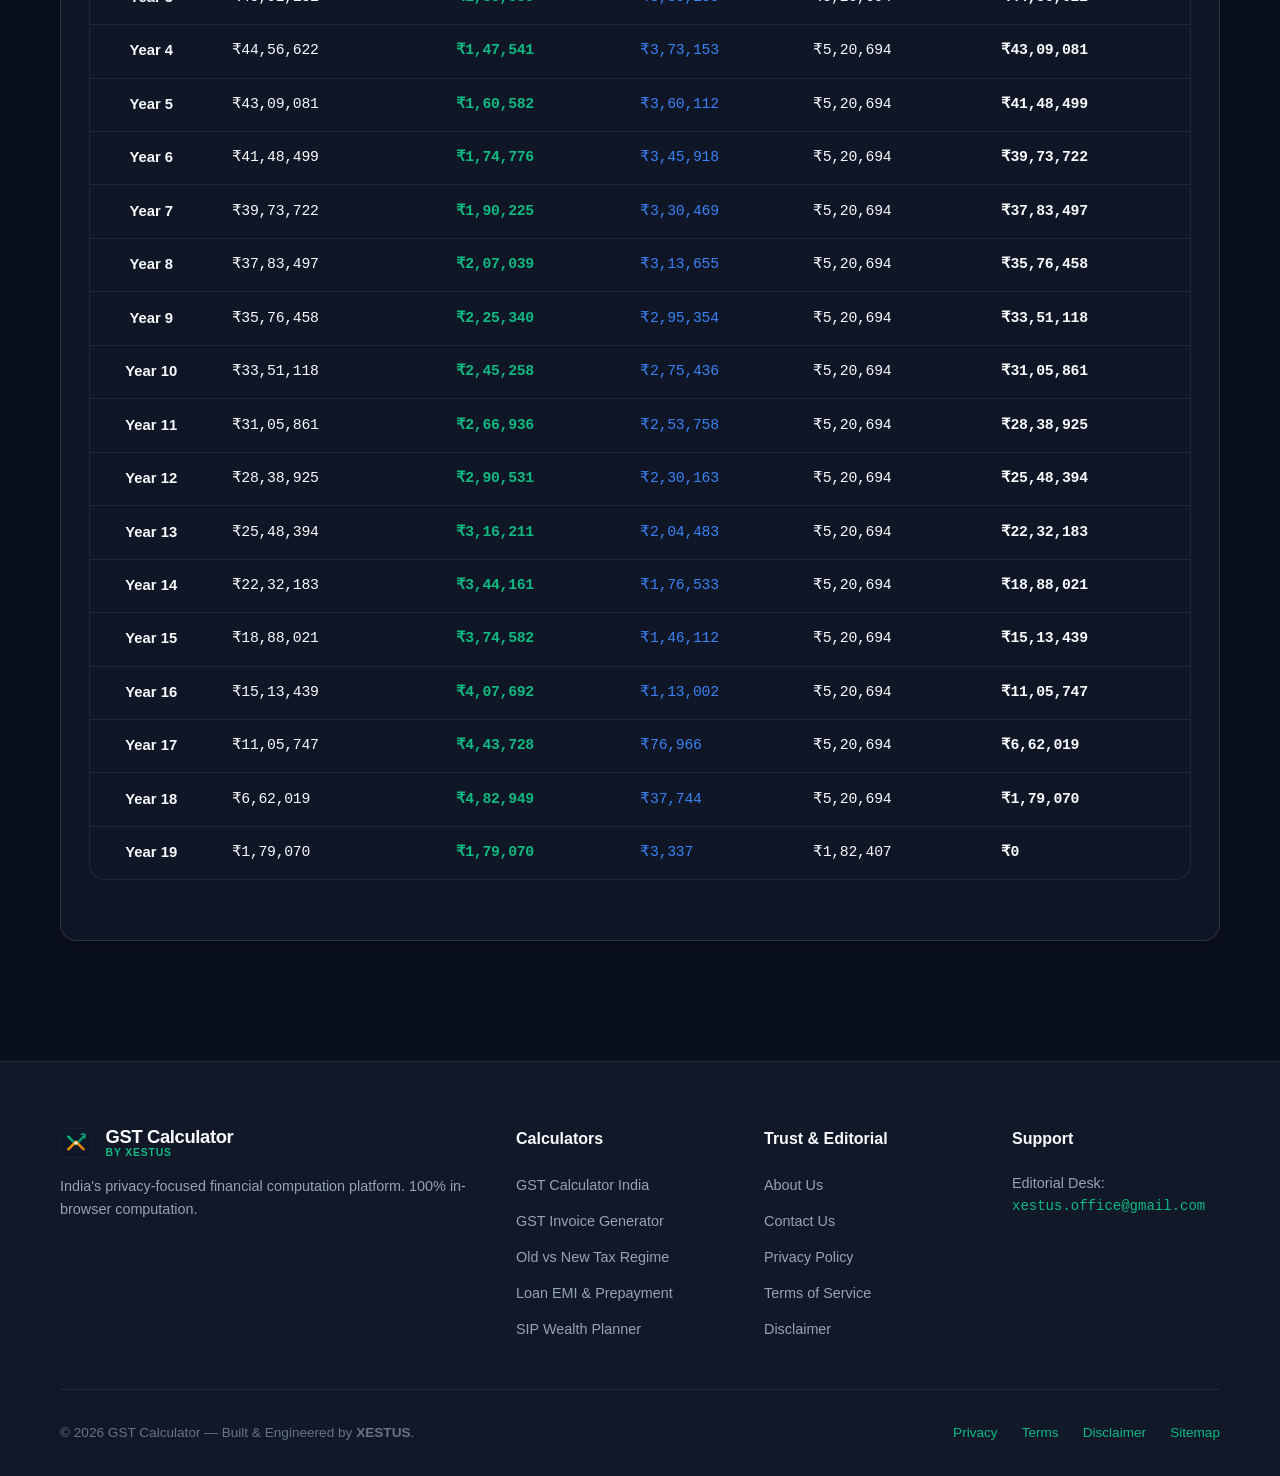
<file: loan-emi-calculator.html>
<!DOCTYPE html>
<html lang="en" data-theme="dark">
<head>
  <meta charset="UTF-8">
  <meta name="viewport" content="width=device-width, initial-scale=1.0">
  <meta http-equiv="X-UA-Compatible" content="IE=edge">
  
  <meta http-equiv="Content-Security-Policy" content="default-src 'self' https: data: 'unsafe-inline'; script-src 'self' 'unsafe-inline' https:; style-src 'self' 'unsafe-inline'; img-src 'self' data: https:; frame-src 'self' https:; connect-src 'self' https:;">
  <meta http-equiv="X-Content-Type-Options" content="nosniff">
  <meta name="referrer" content="strict-origin-when-cross-origin">

  <title>Loan EMI &amp; Prepayment Calculator India | Home, Car &amp; Personal Loan by XESTUS</title>
  <meta name="description" content="Calculate monthly loan EMI and simulate prepayment interest savings. Interactive yearly amortization schedule, CSV export, and Home/Car/Personal loan presets. Powered by XESTUS.">
  <link rel="canonical" href="https://gst.xestus.in/loan-emi-calculator.html">

  <meta property="og:type" content="article">
  <meta property="og:url" content="https://gst.xestus.in/loan-emi-calculator.html">
  <meta property="og:title" content="Loan EMI &amp; Prepayment Calculator | by XESTUS">
  <meta property="og:description" content="Calculate monthly EMI and discover how prepayments shave years off your loan tenure and save lakhs in interest.">
  <meta property="og:image" content="./assets/icons/icon-512.svg">

  <link rel="icon" type="image/svg+xml" href="./assets/icons/favicon.svg">
  <link rel="apple-touch-icon" href="./assets/icons/icon-192.svg">
  <link rel="manifest" href="./manifest.json">
  <meta name="theme-color" content="#10B981">

  <link rel="stylesheet" href="./css/style.css">

  <script type="application/ld+json">
  {
    "@context": "https://schema.org",
    "@graph": [
      {
        "@type": "BreadcrumbList",
        "itemListElement": [
          {
            "@type": "ListItem",
            "position": 1,
            "name": "Home",
            "item": "https://gst.xestus.in/"
          },
          {
            "@type": "ListItem",
            "position": 2,
            "name": "Loan EMI Calculator",
            "item": "https://gst.xestus.in/loan-emi-calculator.html"
          }
        ]
      },
      {
        "@type": "WebApplication",
        "name": "Loan EMI & Prepayment Calculator by XESTUS",
        "applicationCategory": "FinanceApplication",
        "operatingSystem": "All modern browsers",
        "description": "Calculates monthly EMI, interest savings from loan prepayments, and generates full amortization schedules.",
        "offers": {
          "@type": "Offer",
          "price": "0",
          "priceCurrency": "INR"
        }
      }
    ]
  }
  </script>
  <!-- Google AdSense Auto Ads -->
  <script async src="https://pagead2.googlesyndication.com/pagead/js/adsbygoogle.js?client=ca-pub-1489572262543869" crossorigin="anonymous"></script>
</head>
<body>

  <!-- Site Header -->
  <header class="site-header">
    <div class="container nav-container">
      <a href="./index.html" class="brand-logo" aria-label="GST Calculator Home">
        <img src="./assets/icons/favicon.svg" alt="GST Calculator Logo" class="brand-icon" width="38" height="38">
        <div class="brand-text-wrap">
          <span class="brand-main-title">GST Calculator</span>
          <span class="brand-sub-badge">by XESTUS</span>
        </div>
      </a>

      <nav aria-label="Main Navigation">
        <ul class="nav-links">
          <li><a href="./gst-calculator.html" class="nav-link">GST Calculator</a></li>
          <li><a href="./gst-invoice-generator.html" class="nav-link">Invoice Generator</a></li>
          <li><a href="./income-tax-calculator.html" class="nav-link">Income Tax FY 26-27</a></li>
          <li><a href="./loan-emi-calculator.html" class="nav-link active">Loan EMI</a></li>
          <li><a href="./sip-calculator.html" class="nav-link">SIP Planner</a></li>
          <li><a href="./about.html" class="nav-link">About</a></li>
        </ul>
      </nav>

      <div class="nav-actions">
        <!-- Global Currency Switcher -->
        <div class="currency-select-wrapper" title="Select Global Currency">
          <span class="currency-select-icon" aria-hidden="true">🌐</span>
          <select class="currency-select" aria-label="Select Currency">
            <option value="INR">₹ INR</option>
            <option value="USD">$ USD</option>
            <option value="EUR">€ EUR</option>
            <option value="GBP">£ GBP</option>
            <option value="AED">AED</option>
            <option value="CAD">CA$ CAD</option>
            <option value="AUD">A$ AUD</option>
            <option value="SGD">S$ SGD</option>
            <option value="JPY">¥ JPY</option>
            <option value="SAR">SAR</option>
            <option value="BDT">৳ BDT</option>
            <option value="MYR">RM MYR</option>
            <option value="THB">฿ THB</option>
            <option value="CHF">CHF</option>
          </select>
          <span class="currency-select-arrow" aria-hidden="true">▼</span>
        </div>

        <div class="theme-switcher" role="group" aria-label="Display theme selection">
          <button type="button" class="theme-btn active" data-set-theme="dark" title="Night Mode (Dark)"><svg viewBox="0 0 24 24" fill="none" stroke="currentColor" stroke-width="2"><path d="M21 12.79A9 9 0 1 1 11.21 3 7 7 0 0 0 21 12.79z"/></svg></button>
          <button type="button" class="theme-btn" data-set-theme="light" title="Day Mode (Light)"><svg viewBox="0 0 24 24" fill="none" stroke="currentColor" stroke-width="2"><circle cx="12" cy="12" r="5"/><line x1="12" y1="1" x2="12" y2="3"/><line x1="12" y1="21" x2="12" y2="23"/><line x1="4.22" y1="4.22" x2="5.64" y2="5.64"/><line x1="18.36" y1="18.36" x2="19.78" y2="19.78"/><line x1="1" y1="12" x2="3" y2="12"/><line x1="21" y1="12" x2="23" y2="12"/><line x1="4.22" y1="19.78" x2="5.64" y2="18.36"/><line x1="18.36" y1="5.64" x2="19.78" y2="4.22"/></svg></button>
          <button type="button" class="theme-btn" data-set-theme="ochre" title="Eye Protect (Warm Ochre)"><svg viewBox="0 0 24 24" fill="none" stroke="currentColor" stroke-width="2"><path d="M2 12h20M12 2a15.3 15.3 0 0 1 4 10 15.3 15.3 0 0 1-4 10 15.3 15.3 0 0 1-4-10 15.3 15.3 0 0 1 4-10z"/></svg></button>
        </div>
        <button class="mobile-toggle" aria-label="Toggle Navigation Menu">
          <svg viewBox="0 0 24 24" fill="none" stroke="currentColor" stroke-width="2"><line x1="3" y1="12" x2="21" y2="12"/><line x1="3" y1="6" x2="21" y2="6"/><line x1="3" y1="18" x2="21" y2="18"/></svg>
        </button>
      </div>
    </div>
  </header>

  <main class="main-content">
    <div class="container">
      
      <!-- Page Header -->
      <div style="margin-bottom:2rem;">
        <nav aria-label="Breadcrumb" style="font-size:0.85rem;color:var(--text-muted);margin-bottom:0.75rem;">
          <a href="./index.html">Home</a> &gt; <span style="color:var(--text-secondary);">Loan EMI Calculator</span>
        </nav>
        <h1 style="font-size:clamp(1.8rem, 3.5vw, 2.5rem);font-weight:800;letter-spacing:-0.02em;">
          Loan EMI &amp; Prepayment Calculator
        </h1>
        <p style="color:var(--text-secondary);font-size:1.05rem;max-width:760px;margin-top:0.35rem;">
          Calculate monthly installments for home, car, and personal loans. Simulate prepayments to calculate exact interest and tenure saved.
        </p>
      </div>

      <!-- Quick Loan Type Presets -->
      <div style="display:flex;gap:0.75rem;margin-bottom:1.5rem;flex-wrap:wrap;">
        <button type="button" class="chip-btn active" data-loan-type="home">Home Loan (8.5% • 20Y)</button>
        <button type="button" class="chip-btn" data-loan-type="car">Car Loan (9.25% • 5Y)</button>
        <button type="button" class="chip-btn" data-loan-type="personal">Personal Loan (13.5% • 3Y)</button>
      </div>

      <!-- Calculator Workspace -->
      <div class="calc-workspace">
        
        <!-- Controls Column -->
        <div class="card">
          <!-- Loan Amount -->
          <div class="form-group">
            <label class="form-label" for="loan-amount">
              <span>Loan Amount (Principal)</span>
              <span class="form-hint">Type or drag slider</span>
            </label>
            <div class="input-currency-wrapper">
              <span class="input-currency-symbol">₹</span>
              <input type="number" id="loan-amount" class="input-currency" value="5000000" step="50000">
            </div>
            <div class="range-slider-wrapper">
              <input type="range" id="loan-slider-amount" class="range-slider" min="100000" max="20000000" step="50000" value="5000000">
              <div class="slider-labels">
                <span>₹1 Lakh</span>
                <span>₹1 Crore</span>
                <span>₹2 Crore</span>
              </div>
            </div>
          </div>

          <!-- Interest Rate -->
          <div class="form-group">
            <label class="form-label" for="loan-rate">
              <span>Interest Rate (% per annum)</span>
              <span class="form-hint">Reducing balance rate</span>
            </label>
            <input type="number" id="loan-rate" value="8.5" step="0.05" min="1" max="30" style="font-size:1.15rem;font-weight:700;">
            <div class="range-slider-wrapper">
              <input type="range" id="loan-slider-rate" class="range-slider" min="5" max="25" step="0.1" value="8.5">
              <div class="slider-labels">
                <span>5%</span>
                <span>15%</span>
                <span>25%</span>
              </div>
            </div>
          </div>

          <!-- Loan Tenure -->
          <div class="form-group">
            <label class="form-label" for="loan-tenure">
              <span>Loan Tenure (Years)</span>
              <span class="form-hint">Number of years</span>
            </label>
            <input type="number" id="loan-tenure" value="20" min="1" max="40" style="font-size:1.15rem;font-weight:700;">
            <div class="range-slider-wrapper">
              <input type="range" id="loan-slider-tenure" class="range-slider" min="1" max="35" step="1" value="20">
              <div class="slider-labels">
                <span>1 Year</span>
                <span>15 Years</span>
                <span>35 Years</span>
              </div>
            </div>
          </div>

          <!-- Prepayment Simulator Section -->
          <div style="margin-top:2rem;padding-top:1.5rem;border-top:1px solid var(--border-color);">
            <div style="display:flex;align-items:center;justify-content:space-between;margin-bottom:1rem;">
              <h2 style="font-size:1.15rem;font-weight:700;">Prepayment Savings Simulator</h2>
              <span class="card-badge" style="background:rgba(16,185,129,0.15);color:var(--accent-primary);">Smart Feature</span>
            </div>
            <p style="font-size:0.875rem;color:var(--text-secondary);margin-bottom:1.25rem;">
              See how making extra payments helps you save lakhs in total interest and become debt-free years earlier.
            </p>

            <div class="grid grid-2" style="gap:1rem;">
              <div class="form-group">
                <label class="form-label" for="prepay-lump-sum">One-Time Lumpsum Prepayment (₹)</label>
                <div class="input-currency-wrapper">
                  <span class="input-currency-symbol">₹</span>
                  <input type="number" id="prepay-lump-sum" class="input-currency" value="200000" step="10000" style="font-size:1rem;padding-left:2rem;">
                </div>
              </div>
              <div class="form-group">
                <label class="form-label" for="prepay-lump-year">Paid at End of Year</label>
                <input type="number" id="prepay-lump-year" value="2" min="1" max="35">
              </div>
            </div>

            <div class="form-group" style="margin-bottom:0;">
              <label class="form-label" for="prepay-extra-monthly">Or Extra Monthly Prepayment (₹)</label>
              <div class="input-currency-wrapper">
                <span class="input-currency-symbol">₹</span>
                <input type="number" id="prepay-extra-monthly" class="input-currency" value="0" step="1000" style="font-size:1rem;padding-left:2rem;">
              </div>
            </div>
          </div>
        </div>

        <!-- Results Panel Column -->
        <div class="results-panel">
          <div class="result-hero">
            <div class="result-hero-label">Monthly Loan EMI</div>
            <div class="result-hero-amount font-mono" id="res-loan-emi">₹43,391</div>
            <span class="card-badge" style="margin-top:0.5rem;display:inline-block;">Payable Every Month</span>
          </div>

          <div style="margin-bottom:1.5rem;">
            <div class="breakdown-row">
              <span class="breakdown-label">Principal Loan Amount:</span>
              <span class="breakdown-value font-mono" id="res-loan-principal">₹50,00,000</span>
            </div>
            <div class="breakdown-row">
              <span class="breakdown-label">Total Interest Payable:</span>
              <span class="breakdown-value font-mono" style="color:#3B82F6;" id="res-loan-interest">₹54,13,879</span>
            </div>
            <div class="breakdown-row">
              <span class="breakdown-label">Total Payment (Principal + Int):</span>
              <span class="breakdown-value font-mono" id="res-loan-total">₹1,04,13,879</span>
            </div>
          </div>

          <!-- Prepayment Savings Highlight Card -->
          <div id="prepay-savings-card" style="background:var(--accent-primary-subtle);border:1px solid rgba(16,185,129,0.3);border-radius:var(--radius-md);padding:1rem;margin-bottom:1.5rem;">
            <div style="font-size:0.75rem;font-weight:700;color:var(--accent-primary);text-transform:uppercase;letter-spacing:0.05em;margin-bottom:0.25rem;">
              Prepayment Impact
            </div>
            <div class="breakdown-row" style="border:none;padding:0.25rem 0;">
              <span style="font-size:0.875rem;">Interest Saved:</span>
              <span class="font-mono" style="color:var(--accent-primary);font-weight:800;font-size:1.1rem;" id="res-prepay-saved-interest">₹0</span>
            </div>
            <div class="breakdown-row" style="border:none;padding:0.25rem 0;">
              <span style="font-size:0.875rem;">Loan Tenure Reduced By:</span>
              <span class="font-mono" style="font-weight:700;" id="res-prepay-saved-tenure">0 Months</span>
            </div>
          </div>

          <!-- Donut Chart -->
          <div id="loan-chart-container" style="margin-bottom:1rem;"></div>
        </div>

      </div>

      <!-- Amortization Schedule Table -->
      <section class="section-spacer">
        <div class="card">
          <div class="card-header">
            <div>
              <h2 style="font-size:1.35rem;font-weight:700;">Loan Amortization Schedule (Year-by-Year)</h2>
              <p style="color:var(--text-secondary);font-size:0.875rem;">Detailed schedule tracking opening balance, principal repayment, interest, and remaining balance.</p>
            </div>
            <button type="button" id="btn-export-amortization-csv" class="btn btn-secondary" style="padding:0.4rem 0.85rem;font-size:0.85rem;">
              <svg width="15" height="15" viewBox="0 0 24 24" fill="none" stroke="currentColor" stroke-width="2"><path d="M21 15v4a2 2 0 0 1-2 2H5a2 2 0 0 1-2-2v-4"/><polyline points="7 10 12 15 17 10"/><line x1="12" y1="15" x2="12" y2="3"/></svg>
              Export CSV
            </button>
          </div>

          <div class="table-responsive">
            <table class="data-table">
              <thead>
                <tr>
                  <th style="text-align:center;">Year</th>
                  <th>Opening Principal</th>
                  <th>Principal Paid</th>
                  <th>Interest Paid</th>
                  <th>Total Payment</th>
                  <th>Closing Balance</th>
                </tr>
              </thead>
              <tbody id="amortization-table-body"></tbody>
            </table>
          </div>
        </div>
      </section>

    </div>
  </main>

  <!-- Site Footer -->
  <footer class="site-footer">
    <div class="container">
      <div class="footer-grid">
        <div class="footer-col">
          <div class="brand-logo" style="margin-bottom:1rem;">
            <img src="./assets/icons/favicon.svg" alt="GST Calculator Logo" width="32" height="32">
            <div class="brand-text-wrap">
              <span class="brand-main-title" style="font-size:1.15rem;">GST Calculator</span>
              <span class="brand-sub-badge">by XESTUS</span>
            </div>
          </div>
          <p style="color:var(--text-secondary);font-size:0.9rem;">India's privacy-focused financial computation platform. 100% in-browser computation.</p>
        </div>
        <div class="footer-col">
          <h4>Calculators</h4>
          <ul class="footer-links">
            <li><a href="./gst-calculator.html">GST Calculator India</a></li>
            <li><a href="./gst-invoice-generator.html">GST Invoice Generator</a></li>
            <li><a href="./income-tax-calculator.html">Old vs New Tax Regime</a></li>
            <li><a href="./loan-emi-calculator.html">Loan EMI &amp; Prepayment</a></li>
            <li><a href="./sip-calculator.html">SIP Wealth Planner</a></li>
          </ul>
        </div>
        <div class="footer-col">
          <h4>Trust &amp; Editorial</h4>
          <ul class="footer-links">
            <li><a href="./about.html">About Us</a></li>
            <li><a href="./contact.html">Contact Us</a></li>
            <li><a href="./privacy-policy.html">Privacy Policy</a></li>
            <li><a href="./terms.html">Terms of Service</a></li>
            <li><a href="./disclaimer.html">Disclaimer</a></li>
          </ul>
        </div>
        <div class="footer-col">
          <h4>Support</h4>
          <p style="color:var(--text-secondary);font-size:0.9rem;">Editorial Desk:</p>
          <p style="font-family:var(--font-mono);font-size:0.875rem;color:var(--accent-primary);"><a href="mailto:xestus.office@gmail.com">xestus.office@gmail.com</a></p>
        </div>
      </div>
      <div class="footer-bottom">
        <div>&copy; 2026 GST Calculator — Built &amp; Engineered by <strong>XESTUS</strong>.</div>
        <div style="display:flex;gap:1.5rem;">
          <a href="./privacy-policy.html">Privacy</a>
          <a href="./terms.html">Terms</a>
          <a href="./disclaimer.html">Disclaimer</a>
          <a href="./sitemap.xml">Sitemap</a>
        </div>
      </div>
    </div>
  </footer>

  <div id="cookie-consent-banner" class="cookie-banner">
    <div style="font-weight:700;font-size:1.05rem;color:var(--text-primary);margin-bottom:0.4rem;">Privacy &amp; Cookie Preferences</div>
    <p style="font-size:0.875rem;color:var(--text-secondary);line-height:1.5;margin-bottom:1.25rem;">We use minimal cookies for theme persistence. Calculations run strictly on your local browser.</p>
    <div style="display:flex;gap:0.75rem;justify-content:flex-end;">
      <button type="button" id="cookie-reject-all" class="btn btn-secondary" style="padding:0.4rem 0.9rem;font-size:0.85rem;">Essential Only</button>
      <button type="button" id="cookie-accept-all" class="btn btn-primary" style="padding:0.4rem 1.1rem;font-size:0.85rem;">Accept Preferences</button>
    </div>
  </div>

  <script src="./js/main.js"></script>
  <script src="./js/chart-renderer.js"></script>
  <script src="./js/loan-emi.js"></script>
</body>
</html>
</file>
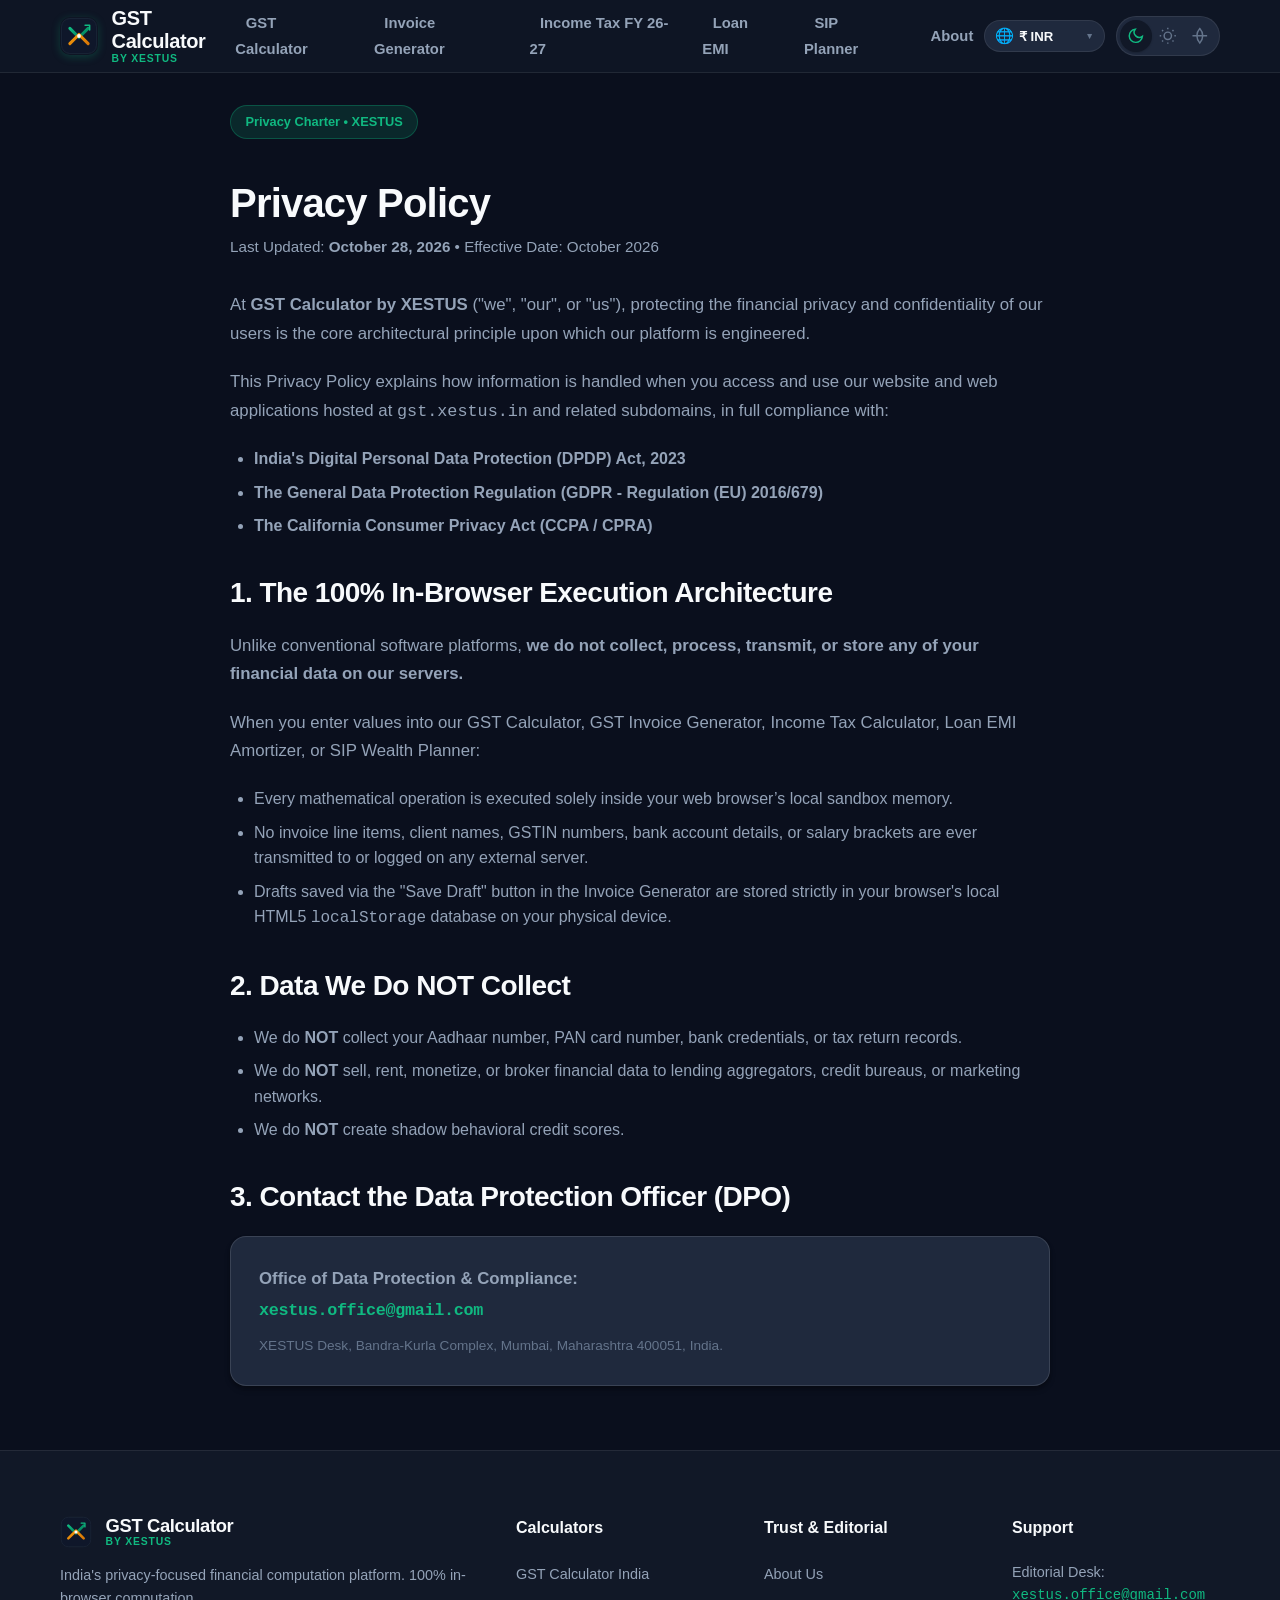
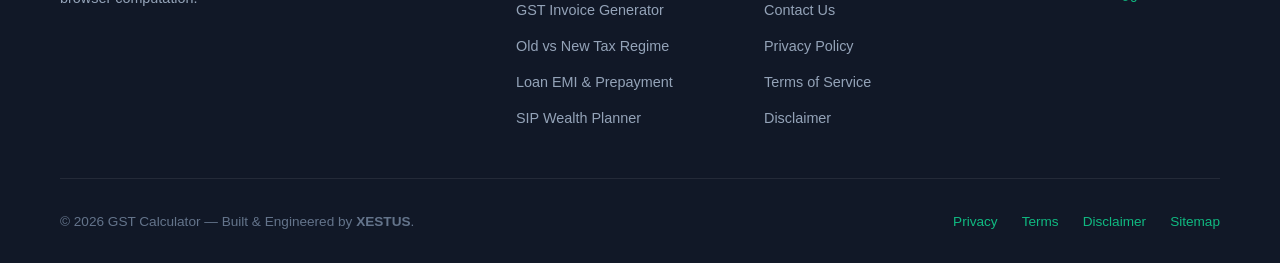
<file: privacy-policy.html>
<!DOCTYPE html>
<html lang="en" data-theme="dark">
<head>
  <meta charset="UTF-8">
  <meta name="viewport" content="width=device-width, initial-scale=1.0">
  <meta http-equiv="X-UA-Compatible" content="IE=edge">
  
  <meta http-equiv="Content-Security-Policy" content="default-src 'self' https: data: 'unsafe-inline'; script-src 'self' 'unsafe-inline' https:; style-src 'self' 'unsafe-inline'; img-src 'self' data: https:; frame-src 'self' https:; connect-src 'self' https:;">
  <meta http-equiv="X-Content-Type-Options" content="nosniff">
  <meta name="referrer" content="strict-origin-when-cross-origin">

  <title>Privacy Policy | GST Calculator by XESTUS</title>
  <meta name="description" content="Official Privacy Policy for GST Calculator by XESTUS. Full compliance with India's Digital Personal Data Protection Act (DPDP) 2023, GDPR, and CCPA. Zero financial data collection.">
  <link rel="canonical" href="https://gst.xestus.in/privacy-policy.html">

  <meta property="og:type" content="article">
  <meta property="og:url" content="https://gst.xestus.in/privacy-policy.html">
  <meta property="og:title" content="Privacy Policy | GST Calculator by XESTUS">
  <meta property="og:description" content="Our commitment to 100% in-browser financial privacy and zero-data retention.">
  <meta property="og:image" content="./assets/icons/icon-512.svg">

  <link rel="icon" type="image/svg+xml" href="./assets/icons/favicon.svg">
  <link rel="apple-touch-icon" href="./assets/icons/icon-192.svg">
  <link rel="manifest" href="./manifest.json">
  <meta name="theme-color" content="#10B981">

  <link rel="stylesheet" href="./css/style.css">
  <!-- Google AdSense Auto Ads -->
  <script async src="https://pagead2.googlesyndication.com/pagead/js/adsbygoogle.js?client=ca-pub-1489572262543869" crossorigin="anonymous"></script>
</head>
<body>

  <!-- Site Header -->
  <header class="site-header">
    <div class="container nav-container">
      <a href="./index.html" class="brand-logo" aria-label="GST Calculator Home">
        <img src="./assets/icons/favicon.svg" alt="GST Calculator Logo" class="brand-icon" width="38" height="38">
        <div class="brand-text-wrap">
          <span class="brand-main-title">GST Calculator</span>
          <span class="brand-sub-badge">by XESTUS</span>
        </div>
      </a>

      <nav aria-label="Main Navigation">
        <ul class="nav-links">
          <li><a href="./gst-calculator.html" class="nav-link">GST Calculator</a></li>
          <li><a href="./gst-invoice-generator.html" class="nav-link">Invoice Generator</a></li>
          <li><a href="./income-tax-calculator.html" class="nav-link">Income Tax FY 26-27</a></li>
          <li><a href="./loan-emi-calculator.html" class="nav-link">Loan EMI</a></li>
          <li><a href="./sip-calculator.html" class="nav-link">SIP Planner</a></li>
          <li><a href="./about.html" class="nav-link">About</a></li>
        </ul>
      </nav>

      <div class="nav-actions">
        <!-- Global Currency Switcher -->
        <div class="currency-select-wrapper" title="Select Global Currency">
          <span class="currency-select-icon" aria-hidden="true">🌐</span>
          <select class="currency-select" aria-label="Select Currency">
            <option value="INR">₹ INR</option>
            <option value="USD">$ USD</option>
            <option value="EUR">€ EUR</option>
            <option value="GBP">£ GBP</option>
            <option value="AED">AED</option>
            <option value="CAD">CA$ CAD</option>
            <option value="AUD">A$ AUD</option>
            <option value="SGD">S$ SGD</option>
            <option value="JPY">¥ JPY</option>
            <option value="SAR">SAR</option>
            <option value="BDT">৳ BDT</option>
            <option value="MYR">RM MYR</option>
            <option value="THB">฿ THB</option>
            <option value="CHF">CHF</option>
          </select>
          <span class="currency-select-arrow" aria-hidden="true">▼</span>
        </div>

        <div class="theme-switcher" role="group" aria-label="Display theme selection">
          <button type="button" class="theme-btn active" data-set-theme="dark" title="Night Mode (Dark)"><svg viewBox="0 0 24 24" fill="none" stroke="currentColor" stroke-width="2"><path d="M21 12.79A9 9 0 1 1 11.21 3 7 7 0 0 0 21 12.79z"/></svg></button>
          <button type="button" class="theme-btn" data-set-theme="light" title="Day Mode (Light)"><svg viewBox="0 0 24 24" fill="none" stroke="currentColor" stroke-width="2"><circle cx="12" cy="12" r="5"/><line x1="12" y1="1" x2="12" y2="3"/><line x1="12" y1="21" x2="12" y2="23"/><line x1="4.22" y1="4.22" x2="5.64" y2="5.64"/><line x1="18.36" y1="18.36" x2="19.78" y2="19.78"/><line x1="1" y1="12" x2="3" y2="12"/><line x1="21" y1="12" x2="23" y2="12"/><line x1="4.22" y1="19.78" x2="5.64" y2="18.36"/><line x1="18.36" y1="5.64" x2="19.78" y2="4.22"/></svg></button>
          <button type="button" class="theme-btn" data-set-theme="ochre" title="Eye Protect (Warm Ochre)"><svg viewBox="0 0 24 24" fill="none" stroke="currentColor" stroke-width="2"><path d="M2 12h20M12 2a15.3 15.3 0 0 1 4 10 15.3 15.3 0 0 1-4 10 15.3 15.3 0 0 1-4-10 15.3 15.3 0 0 1 4-10z"/></svg></button>
        </div>
        <button class="mobile-toggle" aria-label="Toggle Navigation Menu">
          <svg viewBox="0 0 24 24" fill="none" stroke="currentColor" stroke-width="2"><line x1="3" y1="12" x2="21" y2="12"/><line x1="3" y1="6" x2="21" y2="6"/><line x1="3" y1="18" x2="21" y2="18"/></svg>
        </button>
      </div>
    </div>
  </header>

  <main class="main-content">
    <div class="container container-narrow">
      
      <div style="margin-bottom:2rem;">
        <span class="hero-pill">Privacy Charter • XESTUS</span>
        <h1 style="font-size:clamp(1.8rem, 3.5vw, 2.5rem);font-weight:800;letter-spacing:-0.02em;margin-top:0.75rem;">
          Privacy Policy
        </h1>
        <p style="color:var(--text-secondary);font-size:0.95rem;">
          Last Updated: <strong>October 28, 2026</strong> • Effective Date: October 2026
        </p>
      </div>

      <div class="seo-prose">
        <p>
          At <strong>GST Calculator by XESTUS</strong> ("we", "our", or "us"), protecting the financial privacy and confidentiality of our users is the core architectural principle upon which our platform is engineered.
        </p>
        <p>
          This Privacy Policy explains how information is handled when you access and use our website and web applications hosted at <code>gst.xestus.in</code> and related subdomains, in full compliance with:
        </p>
        <ul>
          <li><strong>India's Digital Personal Data Protection (DPDP) Act, 2023</strong></li>
          <li><strong>The General Data Protection Regulation (GDPR - Regulation (EU) 2016/679)</strong></li>
          <li><strong>The California Consumer Privacy Act (CCPA / CPRA)</strong></li>
        </ul>

        <h2>1. The 100% In-Browser Execution Architecture</h2>
        <p>
          Unlike conventional software platforms, <strong>we do not collect, process, transmit, or store any of your financial data on our servers.</strong>
        </p>
        <p>
          When you enter values into our GST Calculator, GST Invoice Generator, Income Tax Calculator, Loan EMI Amortizer, or SIP Wealth Planner:
        </p>
        <ul>
          <li>Every mathematical operation is executed solely inside your web browser’s local sandbox memory.</li>
          <li>No invoice line items, client names, GSTIN numbers, bank account details, or salary brackets are ever transmitted to or logged on any external server.</li>
          <li>Drafts saved via the "Save Draft" button in the Invoice Generator are stored strictly in your browser's local HTML5 <code>localStorage</code> database on your physical device.</li>
        </ul>

        <h2>2. Data We Do NOT Collect</h2>
        <ul>
          <li>We do <strong>NOT</strong> collect your Aadhaar number, PAN card number, bank credentials, or tax return records.</li>
          <li>We do <strong>NOT</strong> sell, rent, monetize, or broker financial data to lending aggregators, credit bureaus, or marketing networks.</li>
          <li>We do <strong>NOT</strong> create shadow behavioral credit scores.</li>
        </ul>

        <h2>3. Contact the Data Protection Officer (DPO)</h2>
        <div class="card" style="background:var(--bg-tertiary);margin-top:1rem;">
          <p style="margin-bottom:0.25rem;"><strong>Office of Data Protection &amp; Compliance:</strong></p>
          <p class="font-mono" style="font-weight:700;color:var(--accent-primary);margin-bottom:0.5rem;">
            <a href="mailto:xestus.office@gmail.com">xestus.office@gmail.com</a>
          </p>
          <p style="font-size:0.85rem;color:var(--text-muted);margin-bottom:0;">
            XESTUS Desk, Bandra-Kurla Complex, Mumbai, Maharashtra 400051, India.
          </p>
        </div>
      </div>

    </div>
  </main>

  <!-- Site Footer -->
  <footer class="site-footer">
    <div class="container">
      <div class="footer-grid">
        <div class="footer-col">
          <div class="brand-logo" style="margin-bottom:1rem;">
            <img src="./assets/icons/favicon.svg" alt="GST Calculator Logo" width="32" height="32">
            <div class="brand-text-wrap">
              <span class="brand-main-title" style="font-size:1.15rem;">GST Calculator</span>
              <span class="brand-sub-badge">by XESTUS</span>
            </div>
          </div>
          <p style="color:var(--text-secondary);font-size:0.9rem;">India's privacy-focused financial computation platform. 100% in-browser computation.</p>
        </div>
        <div class="footer-col">
          <h4>Calculators</h4>
          <ul class="footer-links">
            <li><a href="./gst-calculator.html">GST Calculator India</a></li>
            <li><a href="./gst-invoice-generator.html">GST Invoice Generator</a></li>
            <li><a href="./income-tax-calculator.html">Old vs New Tax Regime</a></li>
            <li><a href="./loan-emi-calculator.html">Loan EMI &amp; Prepayment</a></li>
            <li><a href="./sip-calculator.html">SIP Wealth Planner</a></li>
          </ul>
        </div>
        <div class="footer-col">
          <h4>Trust &amp; Editorial</h4>
          <ul class="footer-links">
            <li><a href="./about.html">About Us</a></li>
            <li><a href="./contact.html">Contact Us</a></li>
            <li><a href="./privacy-policy.html">Privacy Policy</a></li>
            <li><a href="./terms.html">Terms of Service</a></li>
            <li><a href="./disclaimer.html">Disclaimer</a></li>
          </ul>
        </div>
        <div class="footer-col">
          <h4>Support</h4>
          <p style="color:var(--text-secondary);font-size:0.9rem;">Editorial Desk:</p>
          <p style="font-family:var(--font-mono);font-size:0.875rem;color:var(--accent-primary);"><a href="mailto:xestus.office@gmail.com">xestus.office@gmail.com</a></p>
        </div>
      </div>
      <div class="footer-bottom">
        <div>&copy; 2026 GST Calculator — Built &amp; Engineered by <strong>XESTUS</strong>.</div>
        <div style="display:flex;gap:1.5rem;">
          <a href="./privacy-policy.html">Privacy</a>
          <a href="./terms.html">Terms</a>
          <a href="./disclaimer.html">Disclaimer</a>
          <a href="./sitemap.xml">Sitemap</a>
        </div>
      </div>
    </div>
  </footer>

  <script src="./js/main.js"></script>
</body>
</html>
</file>
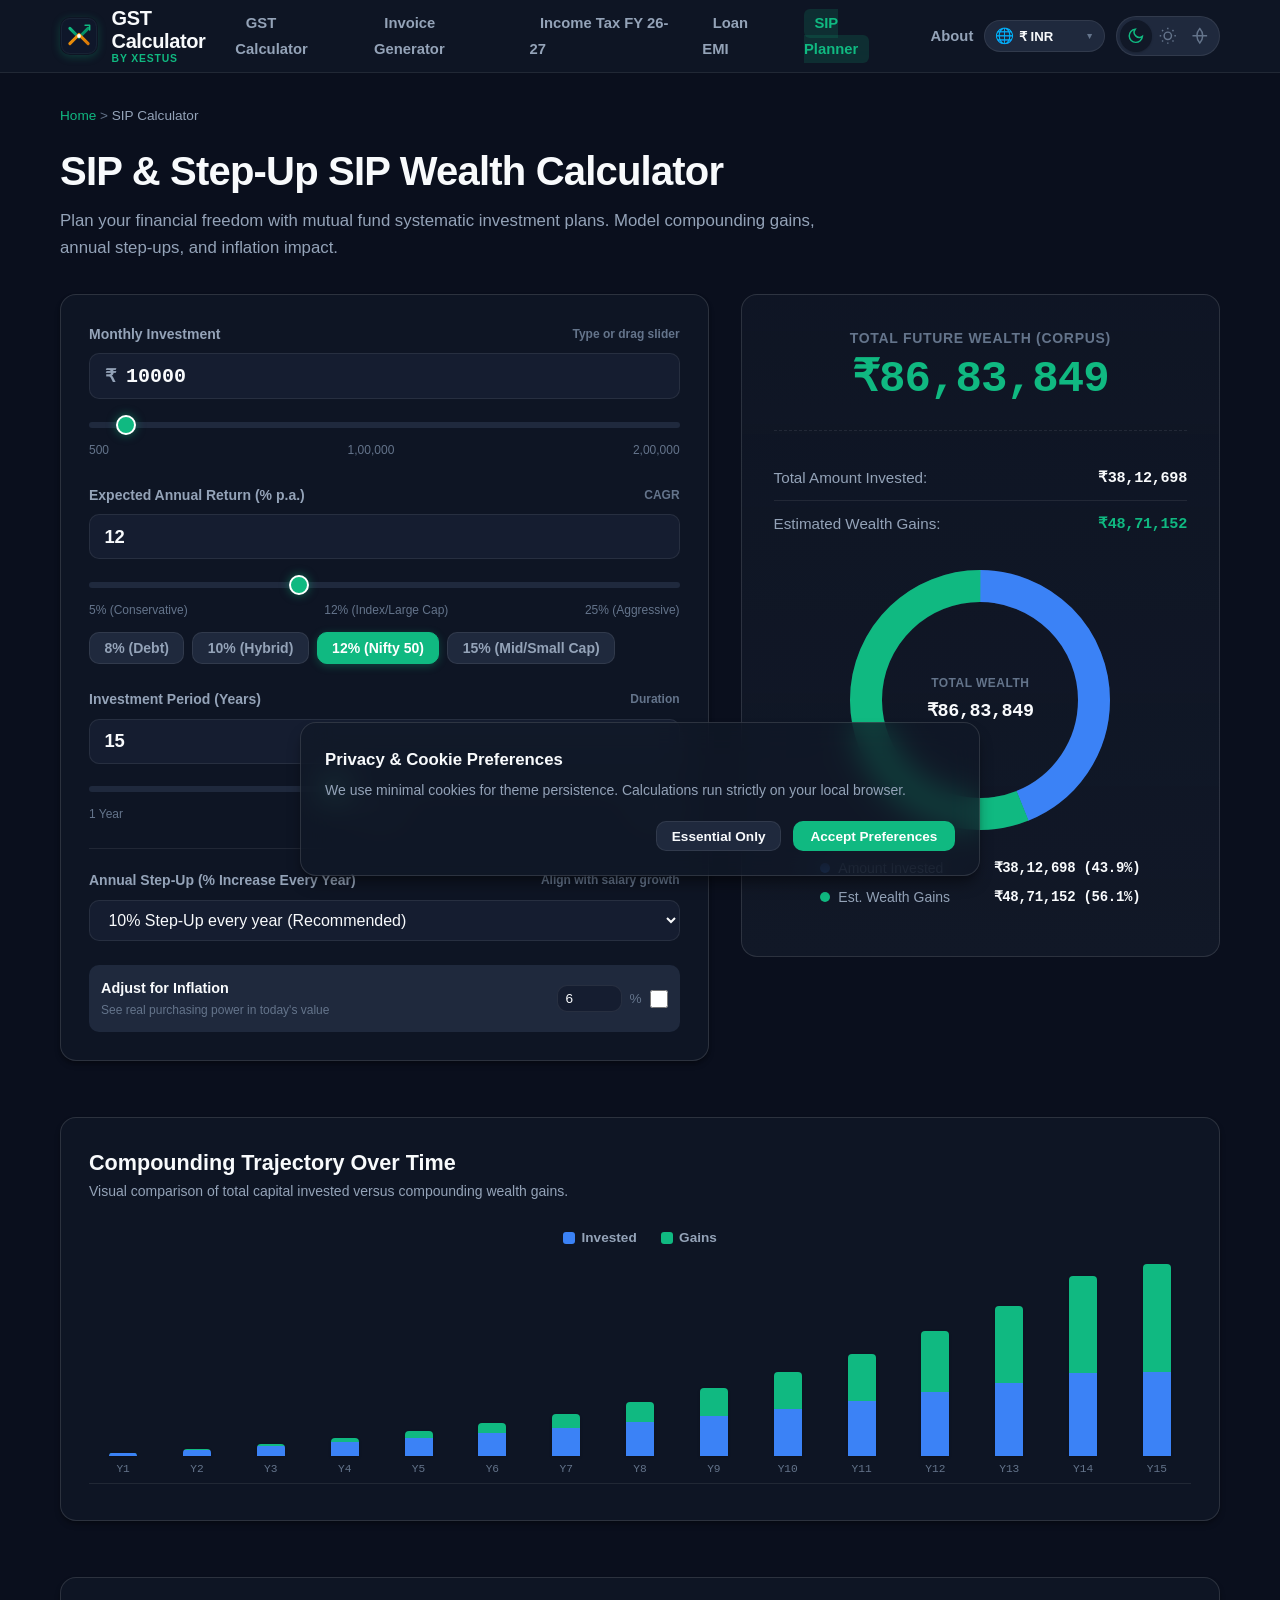
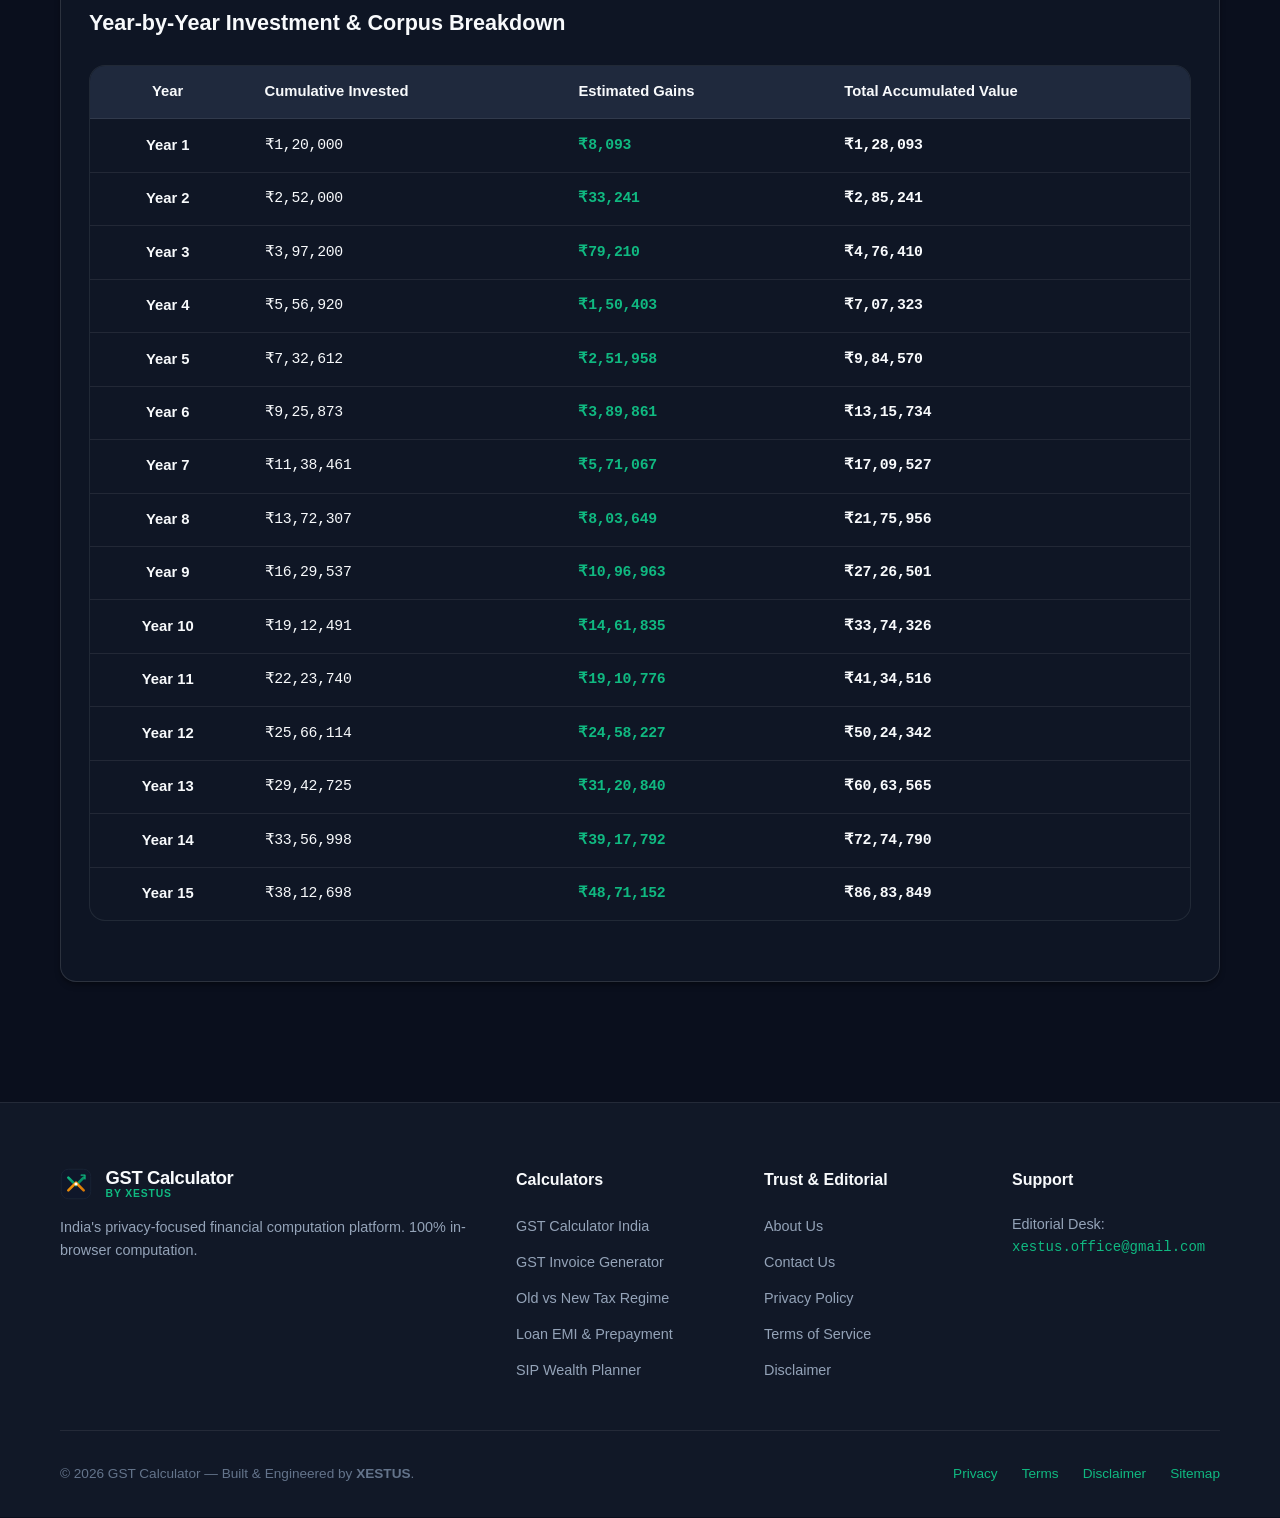
<file: sip-calculator.html>
<!DOCTYPE html>
<html lang="en" data-theme="dark">
<head>
  <meta charset="UTF-8">
  <meta name="viewport" content="width=device-width, initial-scale=1.0">
  <meta http-equiv="X-UA-Compatible" content="IE=edge">
  
  <meta http-equiv="Content-Security-Policy" content="default-src 'self' https: data: 'unsafe-inline'; script-src 'self' 'unsafe-inline' https:; style-src 'self' 'unsafe-inline'; img-src 'self' data: https:; frame-src 'self' https:; connect-src 'self' https:;">
  <meta http-equiv="X-Content-Type-Options" content="nosniff">
  <meta name="referrer" content="strict-origin-when-cross-origin">

  <title>SIP &amp; Step-Up SIP Wealth Calculator India | by XESTUS</title>
  <meta name="description" content="Calculate returns on Systematic Investment Plans (SIP) and Step-Up SIPs. Visual compounding bar charts, year-on-year breakdown, and inflation-adjusted corpus projection. Powered by XESTUS.">
  <link rel="canonical" href="https://gst.xestus.in/sip-calculator.html">

  <meta property="og:type" content="article">
  <meta property="og:url" content="https://gst.xestus.in/sip-calculator.html">
  <meta property="og:title" content="SIP &amp; Step-Up SIP Calculator | by XESTUS">
  <meta property="og:description" content="Project your mutual fund wealth growth with annual step-ups and inflation adjustments. Zero data tracking.">
  <meta property="og:image" content="./assets/icons/icon-512.svg">

  <link rel="icon" type="image/svg+xml" href="./assets/icons/favicon.svg">
  <link rel="apple-touch-icon" href="./assets/icons/icon-192.svg">
  <link rel="manifest" href="./manifest.json">
  <meta name="theme-color" content="#10B981">

  <link rel="stylesheet" href="./css/style.css">

  <script type="application/ld+json">
  {
    "@context": "https://schema.org",
    "@graph": [
      {
        "@type": "BreadcrumbList",
        "itemListElement": [
          {
            "@type": "ListItem",
            "position": 1,
            "name": "Home",
            "item": "https://gst.xestus.in/"
          },
          {
            "@type": "ListItem",
            "position": 2,
            "name": "SIP Calculator",
            "item": "https://gst.xestus.in/sip-calculator.html"
          }
        ]
      },
      {
        "@type": "WebApplication",
        "name": "SIP & Step-Up SIP Wealth Calculator by XESTUS",
        "applicationCategory": "FinanceApplication",
        "operatingSystem": "All modern browsers",
        "description": "Calculates future accumulated value of monthly mutual fund SIP investments with annual top-up step-ups and inflation adjustments.",
        "offers": {
          "@type": "Offer",
          "price": "0",
          "priceCurrency": "INR"
        }
      }
    ]
  }
  </script>
  <!-- Google AdSense Auto Ads -->
  <script async src="https://pagead2.googlesyndication.com/pagead/js/adsbygoogle.js?client=ca-pub-1489572262543869" crossorigin="anonymous"></script>
</head>
<body>

  <!-- Site Header -->
  <header class="site-header">
    <div class="container nav-container">
      <a href="./index.html" class="brand-logo" aria-label="GST Calculator Home">
        <img src="./assets/icons/favicon.svg" alt="GST Calculator Logo" class="brand-icon" width="38" height="38">
        <div class="brand-text-wrap">
          <span class="brand-main-title">GST Calculator</span>
          <span class="brand-sub-badge">by XESTUS</span>
        </div>
      </a>

      <nav aria-label="Main Navigation">
        <ul class="nav-links">
          <li><a href="./gst-calculator.html" class="nav-link">GST Calculator</a></li>
          <li><a href="./gst-invoice-generator.html" class="nav-link">Invoice Generator</a></li>
          <li><a href="./income-tax-calculator.html" class="nav-link">Income Tax FY 26-27</a></li>
          <li><a href="./loan-emi-calculator.html" class="nav-link">Loan EMI</a></li>
          <li><a href="./sip-calculator.html" class="nav-link active">SIP Planner</a></li>
          <li><a href="./about.html" class="nav-link">About</a></li>
        </ul>
      </nav>

      <div class="nav-actions">
        <!-- Global Currency Switcher -->
        <div class="currency-select-wrapper" title="Select Global Currency">
          <span class="currency-select-icon" aria-hidden="true">🌐</span>
          <select class="currency-select" aria-label="Select Currency">
            <option value="INR">₹ INR</option>
            <option value="USD">$ USD</option>
            <option value="EUR">€ EUR</option>
            <option value="GBP">£ GBP</option>
            <option value="AED">AED</option>
            <option value="CAD">CA$ CAD</option>
            <option value="AUD">A$ AUD</option>
            <option value="SGD">S$ SGD</option>
            <option value="JPY">¥ JPY</option>
            <option value="SAR">SAR</option>
            <option value="BDT">৳ BDT</option>
            <option value="MYR">RM MYR</option>
            <option value="THB">฿ THB</option>
            <option value="CHF">CHF</option>
          </select>
          <span class="currency-select-arrow" aria-hidden="true">▼</span>
        </div>

        <div class="theme-switcher" role="group" aria-label="Display theme selection">
          <button type="button" class="theme-btn active" data-set-theme="dark" title="Night Mode (Dark)"><svg viewBox="0 0 24 24" fill="none" stroke="currentColor" stroke-width="2"><path d="M21 12.79A9 9 0 1 1 11.21 3 7 7 0 0 0 21 12.79z"/></svg></button>
          <button type="button" class="theme-btn" data-set-theme="light" title="Day Mode (Light)"><svg viewBox="0 0 24 24" fill="none" stroke="currentColor" stroke-width="2"><circle cx="12" cy="12" r="5"/><line x1="12" y1="1" x2="12" y2="3"/><line x1="12" y1="21" x2="12" y2="23"/><line x1="4.22" y1="4.22" x2="5.64" y2="5.64"/><line x1="18.36" y1="18.36" x2="19.78" y2="19.78"/><line x1="1" y1="12" x2="3" y2="12"/><line x1="21" y1="12" x2="23" y2="12"/><line x1="4.22" y1="19.78" x2="5.64" y2="18.36"/><line x1="18.36" y1="5.64" x2="19.78" y2="4.22"/></svg></button>
          <button type="button" class="theme-btn" data-set-theme="ochre" title="Eye Protect (Warm Ochre)"><svg viewBox="0 0 24 24" fill="none" stroke="currentColor" stroke-width="2"><path d="M2 12h20M12 2a15.3 15.3 0 0 1 4 10 15.3 15.3 0 0 1-4 10 15.3 15.3 0 0 1-4-10 15.3 15.3 0 0 1 4-10z"/></svg></button>
        </div>
        <button class="mobile-toggle" aria-label="Toggle Navigation Menu">
          <svg viewBox="0 0 24 24" fill="none" stroke="currentColor" stroke-width="2"><line x1="3" y1="12" x2="21" y2="12"/><line x1="3" y1="6" x2="21" y2="6"/><line x1="3" y1="18" x2="21" y2="18"/></svg>
        </button>
      </div>
    </div>
  </header>

  <main class="main-content">
    <div class="container">
      
      <!-- Page Header -->
      <div style="margin-bottom:2rem;">
        <nav aria-label="Breadcrumb" style="font-size:0.85rem;color:var(--text-muted);margin-bottom:0.75rem;">
          <a href="./index.html">Home</a> &gt; <span style="color:var(--text-secondary);">SIP Calculator</span>
        </nav>
        <h1 style="font-size:clamp(1.8rem, 3.5vw, 2.5rem);font-weight:800;letter-spacing:-0.02em;">
          SIP &amp; Step-Up SIP Wealth Calculator
        </h1>
        <p style="color:var(--text-secondary);font-size:1.05rem;max-width:760px;margin-top:0.35rem;">
          Plan your financial freedom with mutual fund systematic investment plans. Model compounding gains, annual step-ups, and inflation impact.
        </p>
      </div>

      <!-- Calculator Workspace -->
      <div class="calc-workspace">
        
        <!-- Controls Column -->
        <div class="card">
          <!-- Monthly Investment -->
          <div class="form-group">
            <label class="form-label" for="sip-monthly">
              <span>Monthly Investment</span>
              <span class="form-hint">Type or drag slider</span>
            </label>
            <div class="input-currency-wrapper">
              <span class="input-currency-symbol">₹</span>
              <input type="number" id="sip-monthly" class="input-currency" value="10000" step="500">
            </div>
            <div class="range-slider-wrapper">
              <input type="range" id="sip-slider-monthly" class="range-slider" min="500" max="200000" step="500" value="10000">
              <div class="slider-labels">
                <span>500</span>
                <span>1,00,000</span>
                <span>2,00,000</span>
              </div>
            </div>
          </div>

          <!-- Expected Return Rate -->
          <div class="form-group">
            <label class="form-label" for="sip-rate">
              <span>Expected Annual Return (% p.a.)</span>
              <span class="form-hint">CAGR</span>
            </label>
            <input type="number" id="sip-rate" value="12" step="0.5" min="1" max="30" style="font-size:1.15rem;font-weight:700;">
            <div class="range-slider-wrapper">
              <input type="range" id="sip-slider-rate" class="range-slider" min="5" max="25" step="0.5" value="12">
              <div class="slider-labels">
                <span>5% (Conservative)</span>
                <span>12% (Index/Large Cap)</span>
                <span>25% (Aggressive)</span>
              </div>
            </div>
            <!-- Quick Chips -->
            <div class="chip-group" style="margin-top:0.75rem;">
              <button type="button" class="chip-btn" data-return-chip="8">8% (Debt)</button>
              <button type="button" class="chip-btn" data-return-chip="10">10% (Hybrid)</button>
              <button type="button" class="chip-btn active" data-return-chip="12">12% (Nifty 50)</button>
              <button type="button" class="chip-btn" data-return-chip="15">15% (Mid/Small Cap)</button>
            </div>
          </div>

          <!-- Time Horizon -->
          <div class="form-group">
            <label class="form-label" for="sip-years">
              <span>Investment Period (Years)</span>
              <span class="form-hint">Duration</span>
            </label>
            <input type="number" id="sip-years" value="15" min="1" max="40" style="font-size:1.15rem;font-weight:700;">
            <div class="range-slider-wrapper">
              <input type="range" id="sip-slider-years" class="range-slider" min="1" max="35" step="1" value="15">
              <div class="slider-labels">
                <span>1 Year</span>
                <span>15 Years</span>
                <span>35 Years</span>
              </div>
            </div>
          </div>

          <!-- Annual Step-Up Option -->
          <div style="margin-top:1.5rem;padding-top:1.25rem;border-top:1px solid var(--border-color);">
            <div class="form-group">
              <label class="form-label" for="sip-step-up">
                <span>Annual Step-Up (% Increase Every Year)</span>
                <span class="form-hint">Align with salary growth</span>
              </label>
              <select id="sip-step-up">
                <option value="0">0% (Regular Constant SIP)</option>
                <option value="5">5% Step-Up every year</option>
                <option value="10" selected>10% Step-Up every year (Recommended)</option>
                <option value="15">15% Step-Up every year</option>
                <option value="20">20% Step-Up every year</option>
              </select>
            </div>

            <!-- Inflation Adjustment -->
            <div style="display:flex;align-items:center;justify-content:space-between;margin-top:1.25rem;padding:0.75rem;background:var(--bg-tertiary);border-radius:var(--radius-md);">
              <div>
                <div style="font-size:0.9rem;font-weight:700;">Adjust for Inflation</div>
                <div style="font-size:0.75rem;color:var(--text-muted);">See real purchasing power in today's value</div>
              </div>
              <div style="display:flex;align-items:center;gap:0.5rem;">
                <input type="number" id="sip-inflation-rate" value="6" min="1" max="15" style="width:65px;padding:0.3rem 0.5rem;font-size:0.85rem;" title="Inflation %">
                <span style="font-size:0.85rem;color:var(--text-muted);">%</span>
                <input type="checkbox" id="sip-inflation-toggle" style="width:18px;height:18px;cursor:pointer;">
              </div>
            </div>
          </div>

        </div>

        <!-- Results Panel Column -->
        <div class="results-panel">
          <div class="result-hero">
            <div class="result-hero-label">Total Future Wealth (Corpus)</div>
            <div class="result-hero-amount font-mono" id="res-sip-corpus">₹75,81,878</div>
            <div id="res-sip-inflation-label" style="font-size:0.75rem;color:var(--accent-gold);margin-top:0.4rem;display:none;"></div>
          </div>

          <div style="margin-bottom:1.5rem;">
            <div class="breakdown-row">
              <span class="breakdown-label">Total Amount Invested:</span>
              <span class="breakdown-value font-mono" id="res-sip-invested">₹38,12,698</span>
            </div>
            <div class="breakdown-row">
              <span class="breakdown-label">Estimated Wealth Gains:</span>
              <span class="breakdown-value font-mono" style="color:var(--accent-primary);" id="res-sip-gains">₹37,69,180</span>
            </div>
          </div>

          <!-- Donut Chart -->
          <div id="sip-donut-container" style="margin-bottom:1rem;"></div>
        </div>

      </div>

      <!-- Visual Compounding SVG Stacked Bar Chart & Year-on-Year Growth -->
      <section class="section-spacer">
        <div class="card">
          <div class="card-header">
            <div>
              <h2 style="font-size:1.35rem;font-weight:700;">Compounding Trajectory Over Time</h2>
              <p style="color:var(--text-secondary);font-size:0.875rem;">Visual comparison of total capital invested versus compounding wealth gains.</p>
            </div>
          </div>

          <div id="sip-bar-container" style="margin-top:1.5rem;min-height:240px;"></div>
        </div>
      </section>

      <!-- Year-by-Year Growth Table -->
      <section class="section-spacer">
        <div class="card">
          <div class="card-header">
            <h2 style="font-size:1.35rem;font-weight:700;">Year-by-Year Investment &amp; Corpus Breakdown</h2>
          </div>
          <div class="table-responsive">
            <table class="data-table">
              <thead>
                <tr>
                  <th style="text-align:center;">Year</th>
                  <th>Cumulative Invested</th>
                  <th>Estimated Gains</th>
                  <th>Total Accumulated Value</th>
                </tr>
              </thead>
              <tbody id="sip-table-body"></tbody>
            </table>
          </div>
        </div>
      </section>

    </div>
  </main>

  <!-- Site Footer -->
  <footer class="site-footer">
    <div class="container">
      <div class="footer-grid">
        <div class="footer-col">
          <div class="brand-logo" style="margin-bottom:1rem;">
            <img src="./assets/icons/favicon.svg" alt="GST Calculator Logo" width="32" height="32">
            <div class="brand-text-wrap">
              <span class="brand-main-title" style="font-size:1.15rem;">GST Calculator</span>
              <span class="brand-sub-badge">by XESTUS</span>
            </div>
          </div>
          <p style="color:var(--text-secondary);font-size:0.9rem;">India's privacy-focused financial computation platform. 100% in-browser computation.</p>
        </div>
        <div class="footer-col">
          <h4>Calculators</h4>
          <ul class="footer-links">
            <li><a href="./gst-calculator.html">GST Calculator India</a></li>
            <li><a href="./gst-invoice-generator.html">GST Invoice Generator</a></li>
            <li><a href="./income-tax-calculator.html">Old vs New Tax Regime</a></li>
            <li><a href="./loan-emi-calculator.html">Loan EMI &amp; Prepayment</a></li>
            <li><a href="./sip-calculator.html">SIP Wealth Planner</a></li>
          </ul>
        </div>
        <div class="footer-col">
          <h4>Trust &amp; Editorial</h4>
          <ul class="footer-links">
            <li><a href="./about.html">About Us</a></li>
            <li><a href="./contact.html">Contact Us</a></li>
            <li><a href="./privacy-policy.html">Privacy Policy</a></li>
            <li><a href="./terms.html">Terms of Service</a></li>
            <li><a href="./disclaimer.html">Disclaimer</a></li>
          </ul>
        </div>
        <div class="footer-col">
          <h4>Support</h4>
          <p style="color:var(--text-secondary);font-size:0.9rem;">Editorial Desk:</p>
          <p style="font-family:var(--font-mono);font-size:0.875rem;color:var(--accent-primary);"><a href="mailto:xestus.office@gmail.com">xestus.office@gmail.com</a></p>
        </div>
      </div>
      <div class="footer-bottom">
        <div>&copy; 2026 GST Calculator — Built &amp; Engineered by <strong>XESTUS</strong>.</div>
        <div style="display:flex;gap:1.5rem;">
          <a href="./privacy-policy.html">Privacy</a>
          <a href="./terms.html">Terms</a>
          <a href="./disclaimer.html">Disclaimer</a>
          <a href="./sitemap.xml">Sitemap</a>
        </div>
      </div>
    </div>
  </footer>

  <div id="cookie-consent-banner" class="cookie-banner">
    <div style="font-weight:700;font-size:1.05rem;color:var(--text-primary);margin-bottom:0.4rem;">Privacy &amp; Cookie Preferences</div>
    <p style="font-size:0.875rem;color:var(--text-secondary);line-height:1.5;margin-bottom:1.25rem;">We use minimal cookies for theme persistence. Calculations run strictly on your local browser.</p>
    <div style="display:flex;gap:0.75rem;justify-content:flex-end;">
      <button type="button" id="cookie-reject-all" class="btn btn-secondary" style="padding:0.4rem 0.9rem;font-size:0.85rem;">Essential Only</button>
      <button type="button" id="cookie-accept-all" class="btn btn-primary" style="padding:0.4rem 1.1rem;font-size:0.85rem;">Accept Preferences</button>
    </div>
  </div>

  <script src="./js/main.js"></script>
  <script src="./js/chart-renderer.js"></script>
  <script src="./js/sip-calculator.js"></script>
</body>
</html>
</file>
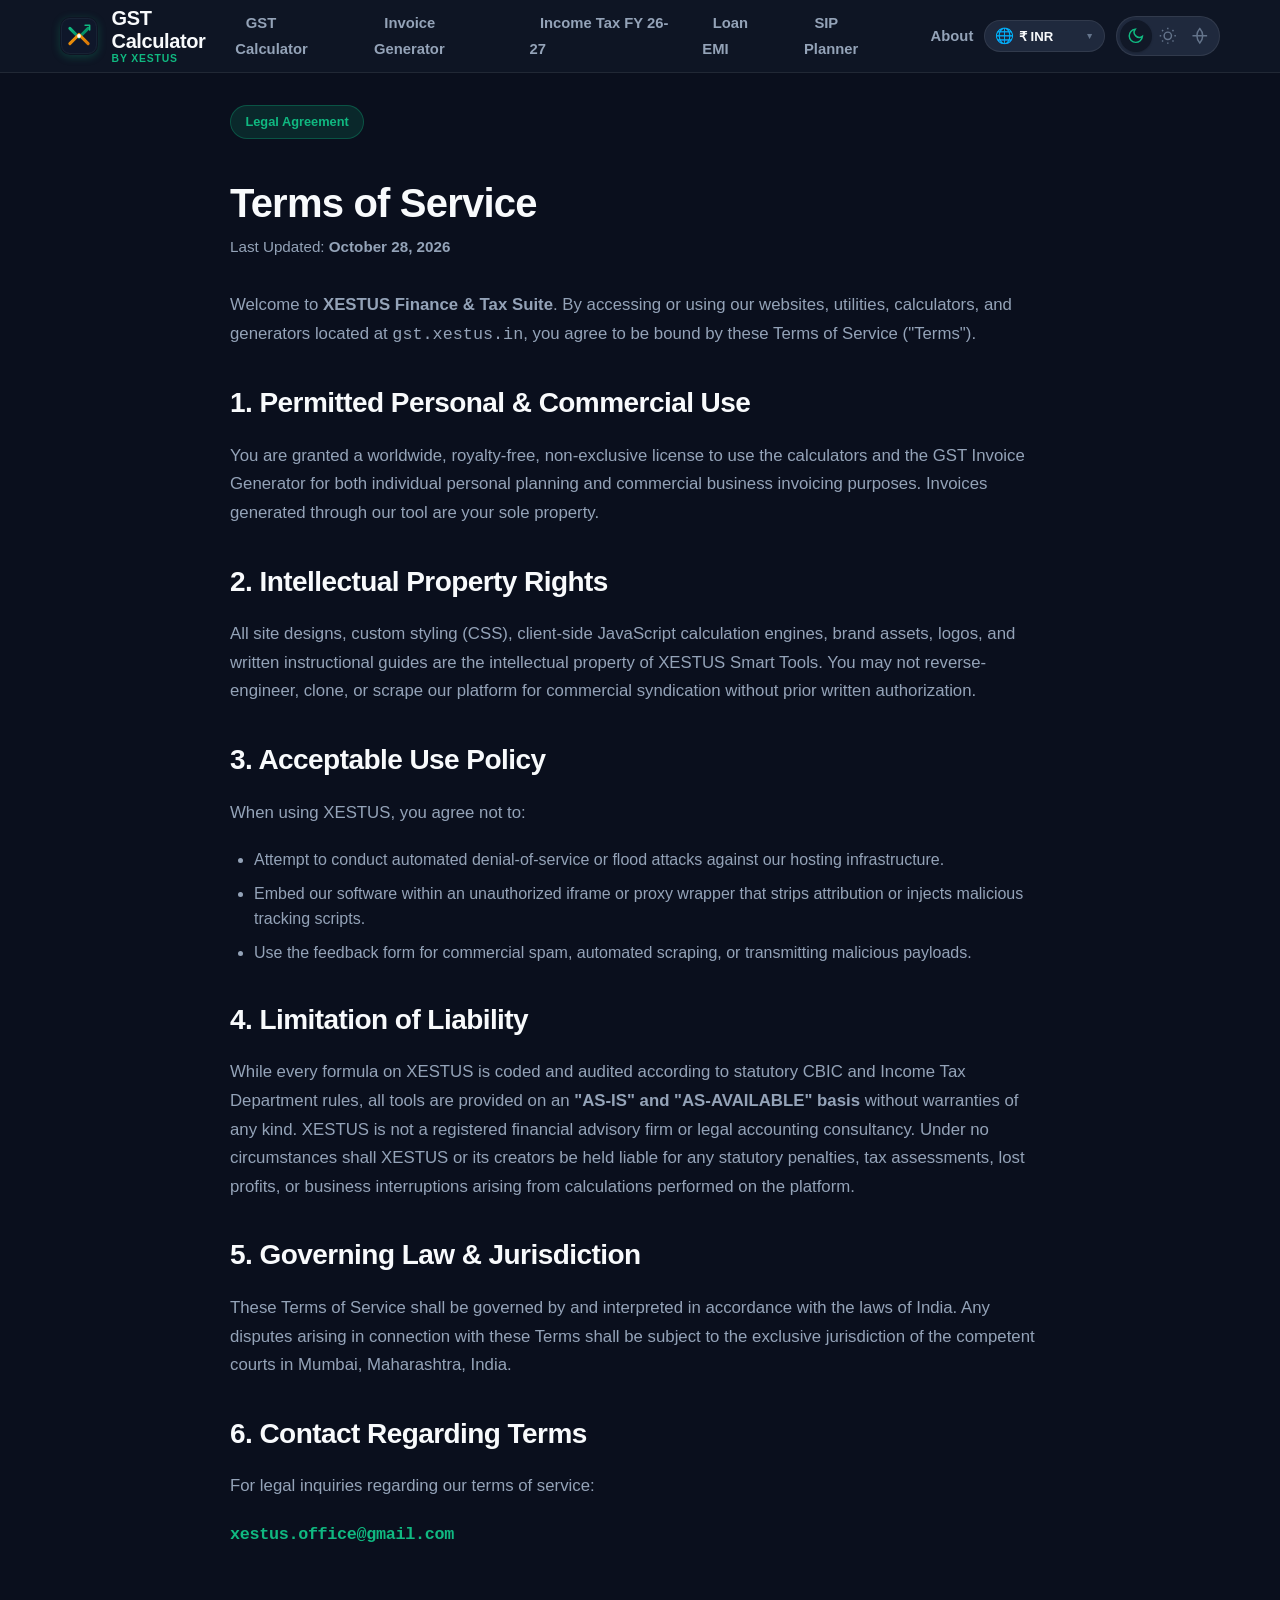
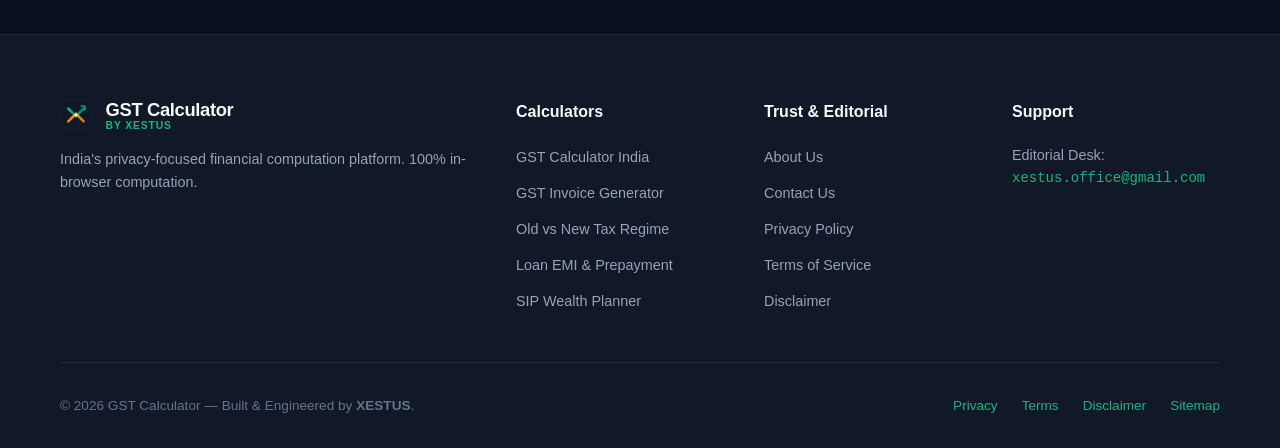
<file: terms.html>
<!DOCTYPE html>
<html lang="en" data-theme="dark">
<head>
  <meta charset="UTF-8">
  <meta name="viewport" content="width=device-width, initial-scale=1.0">
  <meta http-equiv="X-UA-Compatible" content="IE=edge">
  
  <meta http-equiv="Content-Security-Policy" content="default-src 'self' https: data: 'unsafe-inline'; script-src 'self' 'unsafe-inline' https:; style-src 'self' 'unsafe-inline'; img-src 'self' data: https:; frame-src 'self' https:; connect-src 'self' https:;">
  <meta http-equiv="X-Content-Type-Options" content="nosniff">
  <meta name="referrer" content="strict-origin-when-cross-origin">

  <title>Terms of Service | GST Calculator by XESTUS</title>
  <meta name="description" content="Terms of Service and Conditions of Use for GST Calculator by XESTUS. Rules governing acceptable use of our web calculators and tools.">
  <link rel="canonical" href="https://gst.xestus.in/terms.html">

  <meta property="og:type" content="article">
  <meta property="og:url" content="https://gst.xestus.in/terms.html">
  <meta property="og:title" content="Terms of Service | GST Calculator by XESTUS">
  <meta property="og:description" content="Legal terms governing access to and usage of GST Calculator and financial tools engineered by XESTUS.">
  <meta property="og:image" content="https://gst.xestus.in/assets/icons/icon-512.svg">

  <link rel="icon" type="image/svg+xml" href="./assets/icons/favicon.svg">
  <link rel="apple-touch-icon" href="./assets/icons/icon-192.svg">
  <link rel="manifest" href="./manifest.json">
  <meta name="theme-color" content="#10B981">

  <link rel="stylesheet" href="./css/style.css">
  <!-- Google AdSense Auto Ads -->
  <script async src="https://pagead2.googlesyndication.com/pagead/js/adsbygoogle.js?client=ca-pub-1489572262543869" crossorigin="anonymous"></script>
</head>
<body>

  <!-- Site Header -->
  <header class="site-header">
    <div class="container nav-container">
      <a href="./index.html" class="brand-logo" aria-label="GST Calculator Home">
        <img src="./assets/icons/favicon.svg" alt="GST Calculator Logo" class="brand-icon" width="38" height="38">
        <div class="brand-text-wrap">
          <span class="brand-main-title">GST Calculator</span>
          <span class="brand-sub-badge">by XESTUS</span>
        </div>
      </a>

      <nav aria-label="Main Navigation">
        <ul class="nav-links">
          <li><a href="./gst-calculator.html" class="nav-link">GST Calculator</a></li>
          <li><a href="./gst-invoice-generator.html" class="nav-link">Invoice Generator</a></li>
          <li><a href="./income-tax-calculator.html" class="nav-link">Income Tax FY 26-27</a></li>
          <li><a href="./loan-emi-calculator.html" class="nav-link">Loan EMI</a></li>
          <li><a href="./sip-calculator.html" class="nav-link">SIP Planner</a></li>
          <li><a href="./about.html" class="nav-link">About</a></li>
        </ul>
      </nav>

      <div class="nav-actions">
        <!-- Global Currency Switcher -->
        <div class="currency-select-wrapper" title="Select Global Currency">
          <span class="currency-select-icon" aria-hidden="true">🌐</span>
          <select class="currency-select" aria-label="Select Currency">
            <option value="INR">₹ INR</option>
            <option value="USD">$ USD</option>
            <option value="EUR">€ EUR</option>
            <option value="GBP">£ GBP</option>
            <option value="AED">AED</option>
            <option value="CAD">CA$ CAD</option>
            <option value="AUD">A$ AUD</option>
            <option value="SGD">S$ SGD</option>
            <option value="JPY">¥ JPY</option>
            <option value="SAR">SAR</option>
            <option value="BDT">৳ BDT</option>
            <option value="MYR">RM MYR</option>
            <option value="THB">฿ THB</option>
            <option value="CHF">CHF</option>
          </select>
          <span class="currency-select-arrow" aria-hidden="true">▼</span>
        </div>

        <div class="theme-switcher" role="group" aria-label="Display theme selection">
          <button type="button" class="theme-btn active" data-set-theme="dark" title="Night Mode (Dark)"><svg viewBox="0 0 24 24" fill="none" stroke="currentColor" stroke-width="2"><path d="M21 12.79A9 9 0 1 1 11.21 3 7 7 0 0 0 21 12.79z"/></svg></button>
          <button type="button" class="theme-btn" data-set-theme="light" title="Day Mode (Light)"><svg viewBox="0 0 24 24" fill="none" stroke="currentColor" stroke-width="2"><circle cx="12" cy="12" r="5"/><line x1="12" y1="1" x2="12" y2="3"/><line x1="12" y1="21" x2="12" y2="23"/><line x1="4.22" y1="4.22" x2="5.64" y2="5.64"/><line x1="18.36" y1="18.36" x2="19.78" y2="19.78"/><line x1="1" y1="12" x2="3" y2="12"/><line x1="21" y1="12" x2="23" y2="12"/><line x1="4.22" y1="19.78" x2="5.64" y2="18.36"/><line x1="18.36" y1="5.64" x2="19.78" y2="4.22"/></svg></button>
          <button type="button" class="theme-btn" data-set-theme="ochre" title="Eye Protect (Warm Ochre)"><svg viewBox="0 0 24 24" fill="none" stroke="currentColor" stroke-width="2"><path d="M2 12h20M12 2a15.3 15.3 0 0 1 4 10 15.3 15.3 0 0 1-4 10 15.3 15.3 0 0 1-4-10 15.3 15.3 0 0 1 4-10z"/></svg></button>
        </div>
        <button class="mobile-toggle" aria-label="Toggle Navigation Menu">
          <svg viewBox="0 0 24 24" fill="none" stroke="currentColor" stroke-width="2"><line x1="3" y1="12" x2="21" y2="12"/><line x1="3" y1="6" x2="21" y2="6"/><line x1="3" y1="18" x2="21" y2="18"/></svg>
        </button>
      </div>
    </div>
  </header>

  <main class="main-content">
    <div class="container container-narrow">
      
      <div style="margin-bottom:2rem;">
        <span class="hero-pill">Legal Agreement</span>
        <h1 style="font-size:clamp(1.8rem, 3.5vw, 2.5rem);font-weight:800;letter-spacing:-0.02em;margin-top:0.75rem;">
          Terms of Service
        </h1>
        <p style="color:var(--text-secondary);font-size:0.95rem;">
          Last Updated: <strong>October 28, 2026</strong>
        </p>
      </div>

      <div class="seo-prose">
        <p>
          Welcome to <strong>XESTUS Finance &amp; Tax Suite</strong>. By accessing or using our websites, utilities, calculators, and generators located at <code>gst.xestus.in</code>, you agree to be bound by these Terms of Service ("Terms").
        </p>

        <h2>1. Permitted Personal &amp; Commercial Use</h2>
        <p>
          You are granted a worldwide, royalty-free, non-exclusive license to use the calculators and the GST Invoice Generator for both individual personal planning and commercial business invoicing purposes. Invoices generated through our tool are your sole property.
        </p>

        <h2>2. Intellectual Property Rights</h2>
        <p>
          All site designs, custom styling (CSS), client-side JavaScript calculation engines, brand assets, logos, and written instructional guides are the intellectual property of XESTUS Smart Tools. You may not reverse-engineer, clone, or scrape our platform for commercial syndication without prior written authorization.
        </p>

        <h2>3. Acceptable Use Policy</h2>
        <p>
          When using XESTUS, you agree not to:
        </p>
        <ul>
          <li>Attempt to conduct automated denial-of-service or flood attacks against our hosting infrastructure.</li>
          <li>Embed our software within an unauthorized iframe or proxy wrapper that strips attribution or injects malicious tracking scripts.</li>
          <li>Use the feedback form for commercial spam, automated scraping, or transmitting malicious payloads.</li>
        </ul>

        <h2>4. Limitation of Liability</h2>
        <p>
          While every formula on XESTUS is coded and audited according to statutory CBIC and Income Tax Department rules, all tools are provided on an <strong>"AS-IS" and "AS-AVAILABLE" basis</strong> without warranties of any kind. XESTUS is not a registered financial advisory firm or legal accounting consultancy. Under no circumstances shall XESTUS or its creators be held liable for any statutory penalties, tax assessments, lost profits, or business interruptions arising from calculations performed on the platform.
        </p>

        <h2>5. Governing Law &amp; Jurisdiction</h2>
        <p>
          These Terms of Service shall be governed by and interpreted in accordance with the laws of India. Any disputes arising in connection with these Terms shall be subject to the exclusive jurisdiction of the competent courts in Mumbai, Maharashtra, India.
        </p>

        <h2>6. Contact Regarding Terms</h2>
        <p>
          For legal inquiries regarding our terms of service:
        </p>
        <p class="font-mono" style="font-weight:700;color:var(--accent-primary);">
          <a href="mailto:xestus.office@gmail.com">xestus.office@gmail.com</a>
        </p>
      </div>

    </div>
  </main>

  <!-- Site Footer -->
  <footer class="site-footer">
    <div class="container">
      <div class="footer-grid">
        <div class="footer-col">
          <div class="brand-logo" style="margin-bottom:1rem;">
            <img src="./assets/icons/favicon.svg" alt="GST Calculator Logo" width="32" height="32">
            <div class="brand-text-wrap">
              <span class="brand-main-title" style="font-size:1.15rem;">GST Calculator</span>
              <span class="brand-sub-badge">by XESTUS</span>
            </div>
          </div>
          <p style="color:var(--text-secondary);font-size:0.9rem;">India's privacy-focused financial computation platform. 100% in-browser computation.</p>
        </div>
        <div class="footer-col">
          <h4>Calculators</h4>
          <ul class="footer-links">
            <li><a href="./gst-calculator.html">GST Calculator India</a></li>
            <li><a href="./gst-invoice-generator.html">GST Invoice Generator</a></li>
            <li><a href="./income-tax-calculator.html">Old vs New Tax Regime</a></li>
            <li><a href="./loan-emi-calculator.html">Loan EMI &amp; Prepayment</a></li>
            <li><a href="./sip-calculator.html">SIP Wealth Planner</a></li>
          </ul>
        </div>
        <div class="footer-col">
          <h4>Trust &amp; Editorial</h4>
          <ul class="footer-links">
            <li><a href="./about.html">About Us</a></li>
            <li><a href="./contact.html">Contact Us</a></li>
            <li><a href="./privacy-policy.html">Privacy Policy</a></li>
            <li><a href="./terms.html">Terms of Service</a></li>
            <li><a href="./disclaimer.html">Disclaimer</a></li>
          </ul>
        </div>
        <div class="footer-col">
          <h4>Support</h4>
          <p style="color:var(--text-secondary);font-size:0.9rem;">Editorial Desk:</p>
          <p style="font-family:var(--font-mono);font-size:0.875rem;color:var(--accent-primary);"><a href="mailto:xestus.office@gmail.com">xestus.office@gmail.com</a></p>
        </div>
      </div>
      <div class="footer-bottom">
        <div>&copy; 2026 GST Calculator — Built &amp; Engineered by <strong>XESTUS</strong>.</div>
        <div style="display:flex;gap:1.5rem;">
          <a href="./privacy-policy.html">Privacy</a>
          <a href="./terms.html">Terms</a>
          <a href="./disclaimer.html">Disclaimer</a>
          <a href="./sitemap.xml">Sitemap</a>
        </div>
      </div>
    </div>
  </footer>

  <script src="./js/main.js"></script>
</body>
</html>
</file>
<file: css/style.css>
/**
 * GST Calculator Suite - Master Stylesheet
 * Engineered by XESTUS
 * Ultra-Performance, 100/100 Lighthouse, Hack-Proof Architecture
 * 100% Vanilla CSS3 - Zero Framework Bloat
 */

/* ==========================================================================
   1. ROOT VARIABLES & THEMES (NIGHT, DAY, EYE PROTECT)
   ========================================================================== */

:root {
  /* Default: Night Mode (Sleek Dark Fintech) */
  --bg-primary: #0a0f1d;
  --bg-secondary: #111827;
  --bg-tertiary: #1f293d;
  --bg-card: rgba(17, 24, 39, 0.75);
  --bg-card-hover: rgba(31, 41, 55, 0.9);
  --bg-input: #151d30;
  
  --border-color: rgba(255, 255, 255, 0.08);
  --border-focus: #10b981;
  --border-card: rgba(255, 255, 255, 0.12);
  
  --text-primary: #f8fafc;
  --text-secondary: #94a3b8;
  --text-muted: #64748b;
  --text-inverse: #0a0f1d;
  
  --accent-primary: #10b981;
  --accent-primary-hover: #059669;
  --accent-primary-subtle: rgba(16, 185, 129, 0.15);
  --accent-secondary: #3b82f6;
  --accent-secondary-subtle: rgba(59, 130, 246, 0.15);
  --accent-gold: #f59e0b;
  --accent-gold-subtle: rgba(245, 158, 11, 0.15);
  --accent-danger: #ef4444;
  --accent-danger-subtle: rgba(239, 68, 68, 0.15);
  
  --shadow-sm: 0 1px 2px 0 rgba(0, 0, 0, 0.2);
  --shadow-md: 0 4px 6px -1px rgba(0, 0, 0, 0.3), 0 2px 4px -1px rgba(0, 0, 0, 0.2);
  --shadow-lg: 0 10px 15px -3px rgba(0, 0, 0, 0.4), 0 4px 6px -2px rgba(0, 0, 0, 0.2);
  --shadow-glow: 0 0 25px rgba(16, 185, 129, 0.25);
  
  --font-sans: -apple-system, BlinkMacSystemFont, "Segoe UI", Roboto, "Helvetica Neue", Arial, sans-serif;
  --font-mono: ui-monospace, SFMono-Regular, "Fira Code", Menlo, Monaco, Consolas, monospace;
  
  --radius-sm: 6px;
  --radius-md: 10px;
  --radius-lg: 16px;
  --radius-full: 9999px;
  
  --transition-fast: 0.15s ease;
  --transition-normal: 0.25s ease;
}

/* Day Mode (Clean White Fintech) */
[data-theme="light"] {
  --bg-primary: #f8fafc;
  --bg-secondary: #ffffff;
  --bg-tertiary: #f1f5f9;
  --bg-card: rgba(255, 255, 255, 0.95);
  --bg-card-hover: #ffffff;
  --bg-input: #ffffff;
  
  --border-color: #e2e8f0;
  --border-focus: #059669;
  --border-card: #e2e8f0;
  
  --text-primary: #0f172a;
  --text-secondary: #475569;
  --text-muted: #64748b;
  --text-inverse: #f8fafc;
  
  --accent-primary: #059669;
  --accent-primary-hover: #047857;
  --accent-primary-subtle: rgba(5, 150, 105, 0.1);
  --accent-secondary: #2563eb;
  --accent-secondary-subtle: rgba(37, 99, 235, 0.1);
  --accent-gold: #d97706;
  --accent-gold-subtle: rgba(217, 119, 6, 0.1);
  
  --shadow-sm: 0 1px 2px 0 rgba(0, 0, 0, 0.05);
  --shadow-md: 0 4px 6px -1px rgba(0, 0, 0, 0.07), 0 2px 4px -1px rgba(0, 0, 0, 0.04);
  --shadow-lg: 0 10px 15px -3px rgba(0, 0, 0, 0.08), 0 4px 6px -2px rgba(0, 0, 0, 0.04);
  --shadow-glow: 0 0 20px rgba(5, 150, 105, 0.18);
}

/* Eye Protect (Warm Ochre / Low Blue Light) */
[data-theme="ochre"] {
  --bg-primary: #faf6ee;
  --bg-secondary: #f3ece0;
  --bg-tertiary: #ebe1d1;
  --bg-card: rgba(243, 236, 224, 0.95);
  --bg-card-hover: #ebe1d1;
  --bg-input: #fffdf9;
  
  --border-color: #dcd0bc;
  --border-focus: #b45309;
  --border-card: #dcd0bc;
  
  --text-primary: #292524;
  --text-secondary: #57534e;
  --text-muted: #78716c;
  --text-inverse: #faf6ee;
  
  --accent-primary: #b45309;
  --accent-primary-hover: #92400e;
  --accent-primary-subtle: rgba(180, 83, 9, 0.12);
  --accent-secondary: #4338ca;
  --accent-secondary-subtle: rgba(67, 56, 202, 0.1);
  --accent-gold: #b45309;
  --accent-gold-subtle: rgba(180, 83, 9, 0.12);
  
  --shadow-sm: 0 1px 2px 0 rgba(68, 64, 60, 0.05);
  --shadow-md: 0 4px 6px -1px rgba(68, 64, 60, 0.06);
  --shadow-lg: 0 10px 15px -3px rgba(68, 64, 60, 0.08);
  --shadow-glow: 0 0 20px rgba(180, 83, 9, 0.15);
}

/* ==========================================================================
   2. GLOBAL BASE & RESET
   ========================================================================== */

*, *::before, *::after {
  box-sizing: border-box;
  margin: 0;
  padding: 0;
}

html {
  font-size: 16px;
  scroll-behavior: smooth;
  -webkit-text-size-adjust: 100%;
}

body {
  font-family: var(--font-sans);
  background-color: var(--bg-primary);
  color: var(--text-primary);
  line-height: 1.6;
  min-height: 100vh;
  display: flex;
  flex-direction: column;
  transition: background-color var(--transition-normal), color var(--transition-normal);
  overflow-x: hidden;
}

.font-mono, .amount, .tabular-nums, .stat-value, .calc-result {
  font-family: var(--font-mono);
  font-variant-numeric: tabular-nums;
  letter-spacing: -0.02em;
}

img, svg {
  display: inline-block;
  vertical-align: middle;
}

a {
  color: var(--accent-primary);
  text-decoration: none;
  transition: color var(--transition-fast);
}

a:hover {
  text-decoration: underline;
}

button {
  font-family: inherit;
  cursor: pointer;
  border: none;
  outline: none;
  background: none;
}

input, select, textarea {
  font-family: inherit;
  font-size: 1rem;
  color: var(--text-primary);
  background-color: var(--bg-input);
  border: 1px solid var(--border-color);
  border-radius: var(--radius-md);
  padding: 0.65rem 0.9rem;
  outline: none;
  transition: border-color var(--transition-fast), box-shadow var(--transition-fast);
  width: 100%;
}

input:focus, select:focus, textarea:focus {
  border-color: var(--border-focus);
  box-shadow: 0 0 0 3px var(--accent-primary-subtle);
}

/* ==========================================================================
   3. LAYOUT & CONTAINERS
   ========================================================================== */

.container {
  width: 100%;
  max-width: 1200px;
  margin-left: auto;
  margin-right: auto;
  padding-left: 1.25rem;
  padding-right: 1.25rem;
}

.container-narrow {
  max-width: 860px;
}

.container-wide {
  max-width: 1360px;
}

.main-content {
  flex: 1 0 auto;
  padding-top: 2rem;
  padding-bottom: 4rem;
}

.section-spacer {
  margin-top: 3.5rem;
  margin-bottom: 3.5rem;
}

.grid {
  display: grid;
  gap: 1.5rem;
}

.grid-2 { grid-template-columns: repeat(2, 1fr); }
.grid-3 { grid-template-columns: repeat(3, 1fr); }
.grid-4 { grid-template-columns: repeat(4, 1fr); }

@media (max-width: 992px) {
  .grid-3, .grid-4 { grid-template-columns: repeat(2, 1fr); }
}

@media (max-width: 768px) {
  .grid-2, .grid-3, .grid-4 { grid-template-columns: 1fr; }
}

/* ==========================================================================
   4. NAVIGATION & HEADER
   ========================================================================== */

.site-header {
  position: sticky;
  top: 0;
  z-index: 100;
  background-color: var(--bg-card);
  backdrop-filter: blur(14px);
  -webkit-backdrop-filter: blur(14px);
  border-bottom: 1px solid var(--border-color);
  transition: background-color var(--transition-normal);
}

.nav-container {
  display: flex;
  align-items: center;
  justify-content: space-between;
  height: 4.5rem;
}

.brand-logo {
  display: flex;
  align-items: center;
  gap: 0.85rem;
  color: var(--text-primary);
  text-decoration: none !important;
}

.brand-icon {
  width: 38px;
  height: 38px;
  border-radius: var(--radius-md);
  box-shadow: 0 2px 8px rgba(16, 185, 129, 0.25);
}

.brand-text-wrap {
  display: flex;
  flex-direction: column;
  line-height: 1.15;
}

.brand-main-title {
  font-weight: 800;
  font-size: 1.25rem;
  letter-spacing: -0.02em;
  color: var(--text-primary);
}

.brand-sub-badge {
  font-size: 0.65rem;
  text-transform: uppercase;
  letter-spacing: 0.08em;
  color: var(--accent-primary);
  font-weight: 700;
}

.nav-links {
  display: flex;
  align-items: center;
  gap: 1.5rem;
  list-style: none;
}

.nav-link {
  font-size: 0.925rem;
  font-weight: 600;
  color: var(--text-secondary);
  transition: all var(--transition-fast);
  padding: 0.4rem 0.65rem;
  border-radius: var(--radius-sm);
}

.nav-link:hover, .nav-link.active {
  color: var(--accent-primary);
  text-decoration: none;
  background-color: var(--accent-primary-subtle);
}

.nav-actions {
  display: flex;
  align-items: center;
  gap: 0.65rem;
}

/* Global Currency Selector */
.currency-select-wrapper {
  position: relative;
  display: inline-flex;
  align-items: center;
  background-color: var(--bg-tertiary);
  border: 1px solid var(--border-color);
  border-radius: var(--radius-full);
  padding: 0.2rem 0.65rem;
  transition: all var(--transition-fast);
  cursor: pointer;
}

.currency-select-wrapper:hover {
  border-color: var(--accent-primary);
  background-color: var(--bg-secondary);
  box-shadow: 0 0 10px rgba(16, 185, 129, 0.2);
}

.currency-select-icon {
  font-size: 0.95rem;
  margin-right: 0.3rem;
  user-select: none;
  pointer-events: none;
}

.currency-select {
  background: transparent !important;
  border: none !important;
  box-shadow: none !important;
  padding: 0.2rem 0.25rem 0.2rem 0 !important;
  font-size: 0.825rem !important;
  font-weight: 700 !important;
  color: var(--text-primary) !important;
  cursor: pointer;
  outline: none !important;
  width: auto !important;
  appearance: none;
  -webkit-appearance: none;
}

.currency-select-arrow {
  font-size: 0.55rem;
  color: var(--text-muted);
  pointer-events: none;
  margin-left: 0.2rem;
}

.currency-select option {
  background-color: var(--bg-secondary);
  color: var(--text-primary);
  font-weight: 600;
  padding: 0.5rem;
}

/* International Country / Tax Jurisdiction Pills */
.country-pill-group {
  display: flex;
  flex-wrap: wrap;
  gap: 0.5rem;
  margin-bottom: 1rem;
}

.country-pill {
  display: inline-flex;
  align-items: center;
  gap: 0.35rem;
  padding: 0.4rem 0.75rem;
  border-radius: var(--radius-full);
  font-size: 0.8rem;
  font-weight: 600;
  background-color: var(--bg-tertiary);
  color: var(--text-secondary);
  border: 1px solid var(--border-color);
  cursor: pointer;
  transition: all var(--transition-fast);
}

.country-pill:hover {
  color: var(--text-primary);
  border-color: var(--accent-primary);
  background-color: var(--bg-secondary);
}

.country-pill.active {
  background-color: var(--accent-primary);
  color: #ffffff;
  border-color: var(--accent-primary);
  box-shadow: 0 2px 8px rgba(16, 185, 129, 0.35);
}

.theme-switcher {
  display: inline-flex;
  align-items: center;
  background-color: var(--bg-tertiary);
  border: 1px solid var(--border-color);
  border-radius: var(--radius-full);
  padding: 0.2rem;
}

.theme-btn {
  display: inline-flex;
  align-items: center;
  justify-content: center;
  width: 2rem;
  height: 2rem;
  border-radius: var(--radius-full);
  color: var(--text-muted);
  transition: all var(--transition-fast);
}

.theme-btn svg {
  width: 1.1rem;
  height: 1.1rem;
}

.theme-btn:hover { color: var(--text-primary); }

.theme-btn.active {
  background-color: var(--bg-secondary);
  color: var(--accent-primary);
  box-shadow: var(--shadow-sm);
}

.mobile-toggle {
  display: none;
  padding: 0.5rem;
  color: var(--text-primary);
  border-radius: var(--radius-md);
}

.mobile-toggle svg { width: 1.5rem; height: 1.5rem; }

@media (max-width: 960px) {
  .nav-links {
    display: none;
    position: absolute;
    top: 100%;
    left: 0;
    right: 0;
    background-color: var(--bg-secondary);
    border-bottom: 1px solid var(--border-color);
    flex-direction: column;
    padding: 1.25rem;
    box-shadow: var(--shadow-lg);
    gap: 0.75rem;
  }
  .nav-links.show { display: flex; }
  .mobile-toggle { display: block; }
}

/* ==========================================================================
   5. HERO & CARDS
   ========================================================================== */

.hero-section {
  text-align: center;
  padding: 3rem 1rem 2rem;
}

.hero-pill {
  display: inline-flex;
  align-items: center;
  gap: 0.5rem;
  font-size: 0.8rem;
  font-weight: 700;
  color: var(--accent-primary);
  background-color: var(--accent-primary-subtle);
  border: 1px solid rgba(16, 185, 129, 0.3);
  padding: 0.35rem 0.9rem;
  border-radius: var(--radius-full);
  margin-bottom: 1.25rem;
}

.hero-title {
  font-size: clamp(2.2rem, 5.5vw, 3.4rem);
  font-weight: 800;
  line-height: 1.15;
  margin-bottom: 1rem;
  letter-spacing: -0.03em;
}

.gradient-text {
  background: linear-gradient(135deg, var(--accent-primary) 0%, #3b82f6 100%);
  -webkit-background-clip: text;
  -webkit-text-fill-color: transparent;
}

.hero-subtitle {
  font-size: clamp(1rem, 2vw, 1.2rem);
  color: var(--text-secondary);
  max-width: 740px;
  margin: 0 auto 2rem;
}

.card {
  background-color: var(--bg-card);
  border: 1px solid var(--border-card);
  border-radius: var(--radius-lg);
  padding: 1.75rem;
  box-shadow: var(--shadow-md);
  transition: transform var(--transition-normal), box-shadow var(--transition-normal), border-color var(--transition-normal);
  position: relative;
}

.card:hover {
  border-color: rgba(16, 185, 129, 0.3);
}

.card-clickable { cursor: pointer; }
.card-clickable:hover {
  transform: translateY(-4px);
  box-shadow: var(--shadow-lg), var(--shadow-glow);
}

.card-header {
  display: flex;
  align-items: center;
  justify-content: space-between;
  margin-bottom: 1.25rem;
}

.card-title {
  font-size: 1.25rem;
  font-weight: 700;
  color: var(--text-primary);
}

.card-badge {
  font-size: 0.75rem;
  font-weight: 700;
  padding: 0.25rem 0.6rem;
  border-radius: var(--radius-full);
  background-color: var(--accent-primary-subtle);
  color: var(--accent-primary);
}

/* ==========================================================================
   6. CALCULATOR WORKSPACE & INTERACTIVE CONTROLS
   ========================================================================== */

.calc-workspace {
  display: grid;
  grid-template-columns: 1.15fr 0.85fr;
  gap: 2rem;
  align-items: start;
}

@media (max-width: 900px) {
  .calc-workspace { grid-template-columns: 1fr; }
}

.form-group { margin-bottom: 1.5rem; }

.form-label {
  display: flex;
  justify-content: space-between;
  align-items: center;
  font-size: 0.875rem;
  font-weight: 600;
  color: var(--text-secondary);
  margin-bottom: 0.5rem;
}

.form-hint {
  font-size: 0.75rem;
  color: var(--text-muted);
}

.input-currency-wrapper {
  position: relative;
  display: flex;
  align-items: center;
}

.input-currency-symbol {
  position: absolute;
  left: 1rem;
  font-weight: 700;
  font-size: 1.1rem;
  color: var(--text-secondary);
  pointer-events: none;
}

.input-currency {
  padding-left: 2.25rem;
  font-family: var(--font-mono);
  font-size: 1.25rem;
  font-weight: 700;
}

.range-slider-wrapper { margin-top: 0.65rem; }

.range-slider {
  -webkit-appearance: none;
  appearance: none;
  width: 100%;
  height: 6px;
  background: var(--bg-tertiary);
  border-radius: var(--radius-full);
  outline: none;
  border: none;
  padding: 0;
  cursor: pointer;
}

.range-slider::-webkit-slider-thumb {
  -webkit-appearance: none;
  appearance: none;
  width: 20px;
  height: 20px;
  border-radius: 50%;
  background: var(--accent-primary);
  cursor: pointer;
  box-shadow: 0 0 10px rgba(16, 185, 129, 0.5);
  border: 2px solid #ffffff;
  transition: transform var(--transition-fast);
}

.range-slider::-webkit-slider-thumb:hover { transform: scale(1.15); }

.range-slider::-moz-range-thumb {
  width: 20px;
  height: 20px;
  border-radius: 50%;
  background: var(--accent-primary);
  cursor: pointer;
  box-shadow: 0 0 10px rgba(16, 185, 129, 0.5);
  border: 2px solid #ffffff;
}

.slider-labels {
  display: flex;
  justify-content: space-between;
  font-size: 0.75rem;
  color: var(--text-muted);
  margin-top: 0.35rem;
}

.chip-group {
  display: flex;
  flex-wrap: wrap;
  gap: 0.5rem;
}

.chip-btn {
  padding: 0.45rem 0.9rem;
  font-size: 0.875rem;
  font-weight: 600;
  border-radius: var(--radius-md);
  background-color: var(--bg-tertiary);
  color: var(--text-secondary);
  border: 1px solid var(--border-color);
  transition: all var(--transition-fast);
}

.chip-btn:hover {
  border-color: var(--accent-primary);
  color: var(--text-primary);
}

.chip-btn.active {
  background-color: var(--accent-primary);
  color: #ffffff;
  border-color: var(--accent-primary);
  box-shadow: 0 2px 8px rgba(16, 185, 129, 0.3);
}

.segmented-control {
  display: inline-flex;
  background-color: var(--bg-tertiary);
  border-radius: var(--radius-md);
  padding: 0.25rem;
  width: 100%;
  border: 1px solid var(--border-color);
}

.segmented-control button {
  flex: 1;
  text-align: center;
  padding: 0.5rem 0.75rem;
  font-size: 0.875rem;
  font-weight: 600;
  border-radius: var(--radius-sm);
  color: var(--text-secondary);
  transition: all var(--transition-fast);
}

.segmented-control button.active {
  background-color: var(--bg-secondary);
  color: var(--accent-primary);
  box-shadow: var(--shadow-sm);
}

.results-panel {
  background: linear-gradient(180deg, var(--bg-card) 0%, var(--bg-secondary) 100%);
  border: 1px solid var(--border-card);
  border-radius: var(--radius-lg);
  padding: 2rem;
  position: sticky;
  top: 5.5rem;
}

.result-hero {
  text-align: center;
  padding-bottom: 1.5rem;
  border-bottom: 1px dashed var(--border-color);
  margin-bottom: 1.5rem;
}

.result-hero-label {
  font-size: 0.875rem;
  font-weight: 700;
  text-transform: uppercase;
  letter-spacing: 0.05em;
  color: var(--text-muted);
  margin-bottom: 0.25rem;
}

.result-hero-amount {
  font-size: clamp(2rem, 4vw, 2.75rem);
  font-weight: 800;
  color: var(--accent-primary);
  line-height: 1.2;
}

.breakdown-row {
  display: flex;
  justify-content: space-between;
  align-items: center;
  padding: 0.65rem 0;
  border-bottom: 1px solid var(--border-color);
  font-size: 0.95rem;
}

.breakdown-row:last-child { border-bottom: none; }
.breakdown-label { color: var(--text-secondary); }
.breakdown-value { font-weight: 700; color: var(--text-primary); }

.btn {
  display: inline-flex;
  align-items: center;
  justify-content: center;
  gap: 0.5rem;
  padding: 0.75rem 1.5rem;
  font-size: 0.95rem;
  font-weight: 600;
  border-radius: var(--radius-md);
  transition: all var(--transition-fast);
  text-decoration: none !important;
}

.btn-primary { background-color: var(--accent-primary); color: #ffffff; }
.btn-primary:hover {
  background-color: var(--accent-primary-hover);
  box-shadow: var(--shadow-glow);
}

.btn-secondary {
  background-color: var(--bg-tertiary);
  color: var(--text-primary);
  border: 1px solid var(--border-color);
}
.btn-secondary:hover { background-color: var(--border-color); }
.btn-block { width: 100%; }

/* ==========================================================================
   7. SEO TABLES, ACCORDIONS & CONTENT
   ========================================================================== */

.seo-content { margin-top: 4rem; }
.seo-prose h2 {
  font-size: 1.75rem;
  font-weight: 800;
  margin-top: 2rem;
  margin-bottom: 1rem;
  letter-spacing: -0.02em;
}
.seo-prose h3 {
  font-size: 1.25rem;
  font-weight: 700;
  margin-top: 1.5rem;
  margin-bottom: 0.75rem;
}
.seo-prose p {
  color: var(--text-secondary);
  margin-bottom: 1.25rem;
  font-size: 1.05rem;
  line-height: 1.7;
}
.seo-prose ul, .seo-prose ol {
  margin-left: 1.5rem;
  margin-bottom: 1.5rem;
  color: var(--text-secondary);
}
.seo-prose li { margin-bottom: 0.5rem; }

.formula-box {
  background-color: var(--bg-tertiary);
  border-left: 4px solid var(--accent-primary);
  border-radius: var(--radius-md);
  padding: 1.25rem 1.5rem;
  margin: 1.5rem 0;
  font-family: var(--font-mono);
  font-size: 1rem;
  color: var(--text-primary);
  overflow-x: auto;
}

.table-responsive {
  overflow-x: auto;
  margin: 1.5rem 0 2rem;
  border: 1px solid var(--border-color);
  border-radius: var(--radius-lg);
  background-color: var(--bg-card);
}

.data-table {
  width: 100%;
  border-collapse: collapse;
  text-align: left;
  font-size: 0.925rem;
}

.data-table th, .data-table td {
  padding: 0.9rem 1.2rem;
  border-bottom: 1px solid var(--border-color);
}

.data-table th {
  background-color: var(--bg-tertiary);
  font-weight: 700;
  color: var(--text-primary);
}

.data-table tr:hover td { background-color: var(--accent-primary-subtle); }
.data-table tr:last-child td { border-bottom: none; }

.faq-list {
  display: flex;
  flex-direction: column;
  gap: 1rem;
  margin-top: 1.5rem;
}

.faq-item {
  background-color: var(--bg-card);
  border: 1px solid var(--border-color);
  border-radius: var(--radius-md);
  overflow: hidden;
  transition: border-color var(--transition-fast);
}

.faq-item:hover { border-color: var(--accent-primary); }

.faq-question {
  width: 100%;
  display: flex;
  justify-content: space-between;
  align-items: center;
  padding: 1.25rem 1.5rem;
  font-size: 1.05rem;
  font-weight: 600;
  text-align: left;
  color: var(--text-primary);
  background: none;
}

.faq-icon {
  width: 1.25rem;
  height: 1.25rem;
  transition: transform var(--transition-normal);
  color: var(--accent-primary);
  flex-shrink: 0;
}

.faq-item.open .faq-icon { transform: rotate(180deg); }

.faq-answer {
  display: none;
  padding: 0 1.5rem 1.25rem;
  color: var(--text-secondary);
  font-size: 0.95rem;
  line-height: 1.6;
}

.faq-item.open .faq-answer { display: block; }

/* ==========================================================================
   8. FOOTER & TRUST BADGES
   ========================================================================== */

.site-footer {
  background-color: var(--bg-secondary);
  border-top: 1px solid var(--border-color);
  padding: 4rem 0 2rem;
  margin-top: auto;
}

.footer-grid {
  display: grid;
  grid-template-columns: 2fr 1fr 1fr 1fr;
  gap: 2.5rem;
  margin-bottom: 3rem;
}

@media (max-width: 900px) {
  .footer-grid { grid-template-columns: 1fr 1fr; }
}

@media (max-width: 600px) {
  .footer-grid { grid-template-columns: 1fr; }
}

.footer-col h4 {
  font-size: 1rem;
  font-weight: 700;
  color: var(--text-primary);
  margin-bottom: 1.25rem;
}

.footer-links {
  list-style: none;
  display: flex;
  flex-direction: column;
  gap: 0.65rem;
}

.footer-links a {
  color: var(--text-secondary);
  font-size: 0.9rem;
  transition: color var(--transition-fast);
}

.footer-links a:hover {
  color: var(--accent-primary);
  text-decoration: none;
}

.footer-bottom {
  display: flex;
  justify-content: space-between;
  align-items: center;
  padding-top: 2rem;
  border-top: 1px solid var(--border-color);
  font-size: 0.85rem;
  color: var(--text-muted);
  flex-wrap: wrap;
  gap: 1rem;
}

.trust-badges {
  display: flex;
  gap: 1rem;
  align-items: center;
  flex-wrap: wrap;
}

.trust-badge {
  display: inline-flex;
  align-items: center;
  gap: 0.4rem;
  font-size: 0.8rem;
  color: var(--accent-primary);
  background: var(--accent-primary-subtle);
  padding: 0.3rem 0.65rem;
  border-radius: var(--radius-full);
  font-weight: 600;
}

/* ==========================================================================
   9. COOKIE CONSENT & TOAST
   ========================================================================== */

.cookie-banner {
  position: fixed;
  bottom: 1.5rem;
  left: 1.5rem;
  right: 1.5rem;
  max-width: 680px;
  margin: 0 auto;
  background-color: var(--bg-card);
  backdrop-filter: blur(16px);
  -webkit-backdrop-filter: blur(16px);
  border: 1px solid var(--border-card);
  border-radius: var(--radius-lg);
  padding: 1.5rem;
  box-shadow: var(--shadow-lg);
  z-index: 999;
  display: none;
  animation: slideUp 0.3s ease;
}

@keyframes slideUp {
  from { transform: translateY(100%); opacity: 0; }
  to { transform: translateY(0); opacity: 1; }
}

.toast {
  position: fixed;
  top: 1.5rem;
  right: 1.5rem;
  background-color: var(--bg-secondary);
  color: var(--text-primary);
  border: 1px solid var(--accent-primary);
  border-radius: var(--radius-md);
  padding: 0.75rem 1.25rem;
  box-shadow: var(--shadow-lg);
  z-index: 1000;
  display: flex;
  align-items: center;
  gap: 0.5rem;
  transform: translateX(120%);
  transition: transform var(--transition-normal);
  font-weight: 600;
}

.toast.show { transform: translateX(0); }

/* ==========================================================================
   9B. PWA INSTALL BANNER, SHARING ACTIONS & FORMULA CARDS
   ========================================================================== */

/* PWA App Install Banner */
.pwa-install-banner {
  position: fixed;
  bottom: 1.5rem;
  left: 1.5rem;
  max-width: 380px;
  background: var(--bg-card);
  backdrop-filter: blur(16px);
  -webkit-backdrop-filter: blur(16px);
  border: 1px solid var(--accent-primary);
  border-radius: var(--radius-lg);
  padding: 1.1rem 1.25rem;
  box-shadow: var(--shadow-lg), var(--shadow-glow);
  z-index: 9998;
  display: none;
  animation: slideUpFade 0.3s cubic-bezier(0.16, 1, 0.3, 1);
}

@keyframes slideUpFade {
  from { opacity: 0; transform: translateY(24px); }
  to { opacity: 1; transform: translateY(0); }
}

@media (max-width: 640px) {
  .pwa-install-banner {
    left: 1rem;
    right: 1rem;
    bottom: 1rem;
    max-width: calc(100% - 2rem);
  }
}

/* Share & Action Buttons */
.share-actions-group {
  display: grid;
  grid-template-columns: 1fr 1fr;
  gap: 0.65rem;
  margin-top: 0.75rem;
}

@media (max-width: 480px) {
  .share-actions-group {
    grid-template-columns: 1fr;
  }
}

.btn-whatsapp {
  background-color: #25D366 !important;
  color: #ffffff !important;
  border-color: #25D366 !important;
  font-weight: 600;
  display: inline-flex;
  align-items: center;
  justify-content: center;
  gap: 0.5rem;
  transition: all var(--transition-fast);
  cursor: pointer;
}

.btn-whatsapp:hover {
  background-color: #128C7E !important;
  border-color: #128C7E !important;
  transform: translateY(-1px);
  box-shadow: 0 4px 12px rgba(37, 211, 102, 0.3);
}

.btn-share-link {
  display: inline-flex;
  align-items: center;
  justify-content: center;
  gap: 0.5rem;
  font-weight: 600;
  cursor: pointer;
}

/* SEO Formula & Rich Snippet Cards */
.seo-formula-box {
  background: var(--bg-card);
  border: 1px solid var(--border-card);
  border-radius: var(--radius-lg);
  padding: 1.5rem;
  margin: 2rem 0;
}

.formula-grid {
  display: grid;
  grid-template-columns: repeat(auto-fit, minmax(280px, 1fr));
  gap: 1.25rem;
  margin-top: 1rem;
}

.formula-card {
  background: var(--bg-secondary);
  border: 1px solid var(--border-color);
  border-left: 4px solid var(--accent-primary);
  border-radius: var(--radius-md);
  padding: 1.1rem;
}

.formula-card h4 {
  font-size: 0.95rem;
  margin-bottom: 0.5rem;
  color: var(--text-primary);
}

.formula-expr {
  background: var(--bg-primary);
  border: 1px solid var(--border-color);
  border-radius: var(--radius-sm);
  padding: 0.6rem 0.8rem;
  font-family: var(--font-mono);
  font-size: 0.88rem;
  color: var(--accent-primary);
  margin-bottom: 0.5rem;
  word-break: break-all;
}

.formula-card p {
  font-size: 0.85rem;
  color: var(--text-secondary);
  line-height: 1.45;
  margin: 0;
}

/* ==========================================================================
   10. PRINT INVOICE A4 SPECIFICATIONS
   ========================================================================== */

@page {
  size: A4 portrait;
  margin: 10mm;
}

@media print {
  body {
    background-color: #ffffff !important;
    color: #000000 !important;
    font-size: 11pt !important;
  }
  
  .site-header, .site-footer, .calc-controls, .btn-print, .cookie-banner, .theme-switcher, .toast, .mobile-toggle, .seo-content {
    display: none !important;
  }
  
  .main-content {
    padding: 0 !important;
  }
  
  .container, .container-wide {
    max-width: 100% !important;
    padding: 0 !important;
    margin: 0 !important;
  }

  .invoice-editor-layout {
    display: block !important;
  }
  
  .invoice-paper {
    box-shadow: none !important;
    border: none !important;
    padding: 0 !important;
    margin: 0 !important;
    max-width: 100% !important;
    width: 100% !important;
  }
}
</file>
